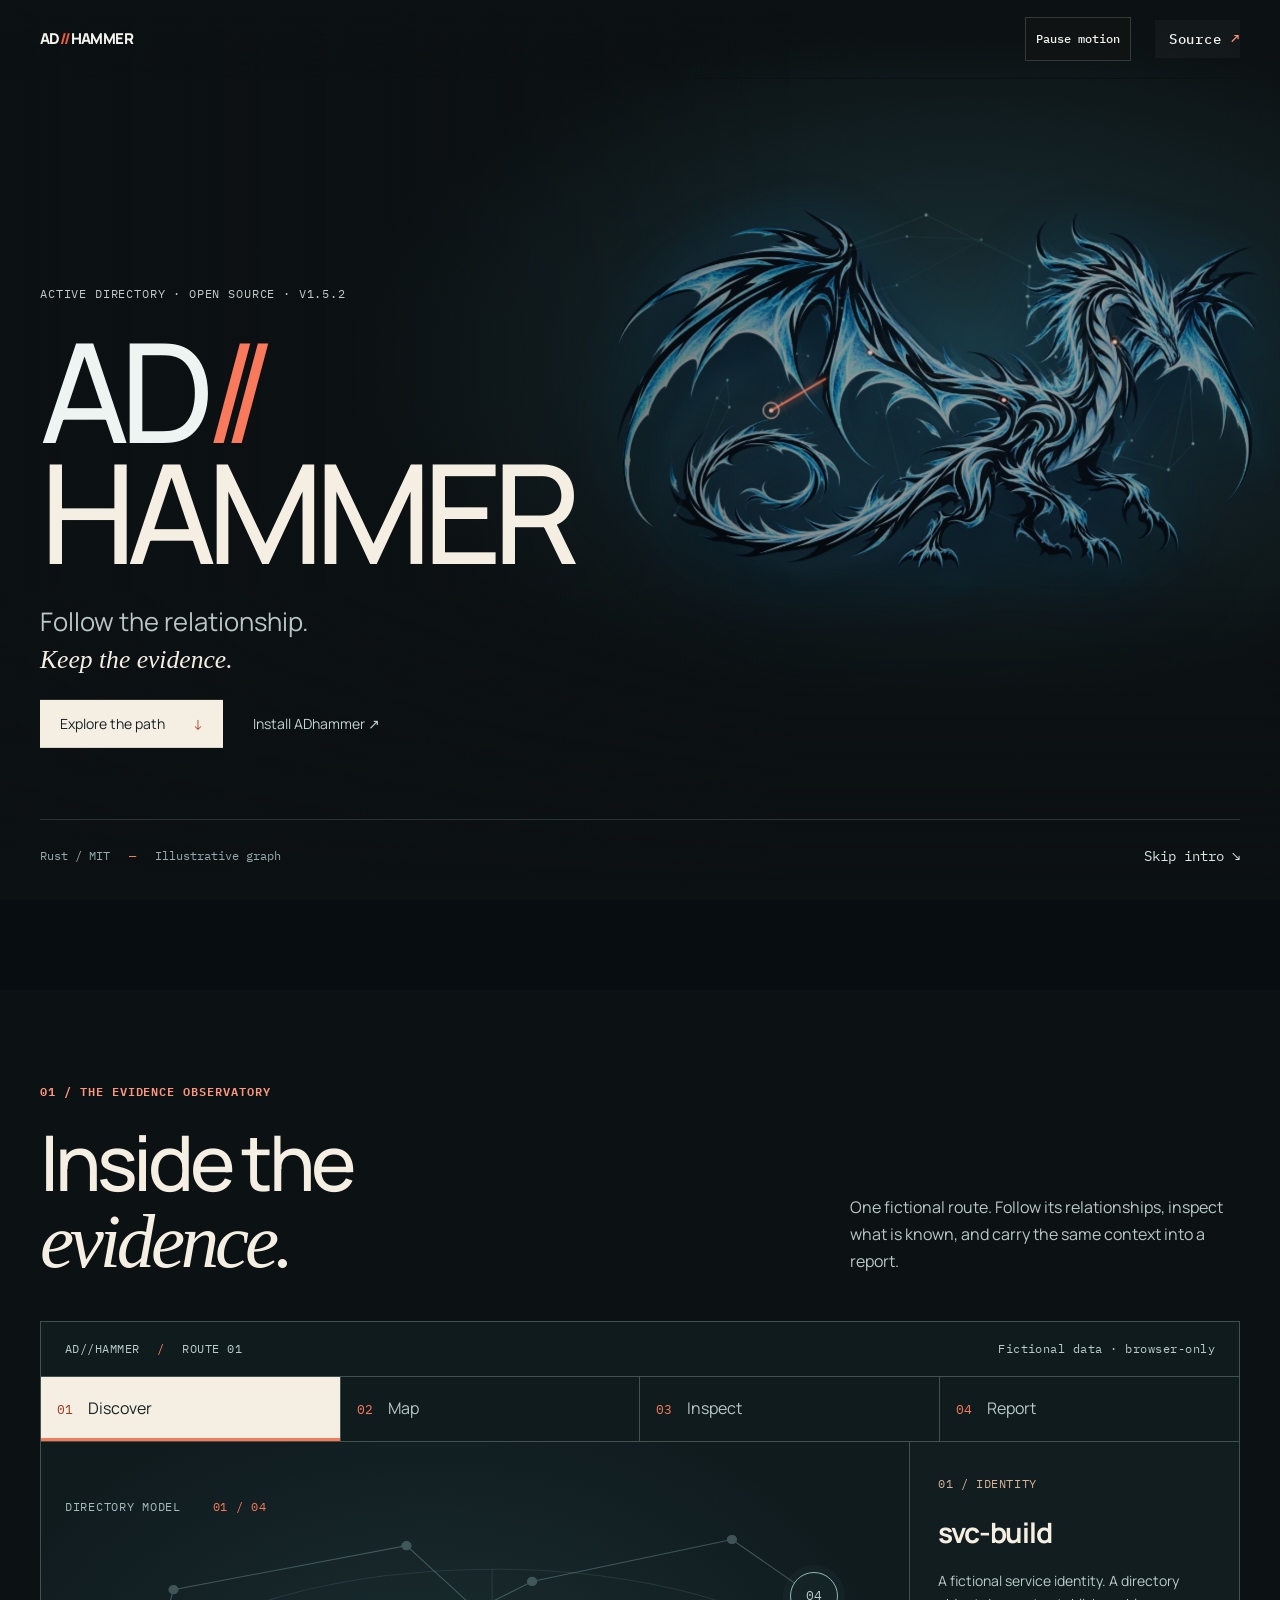
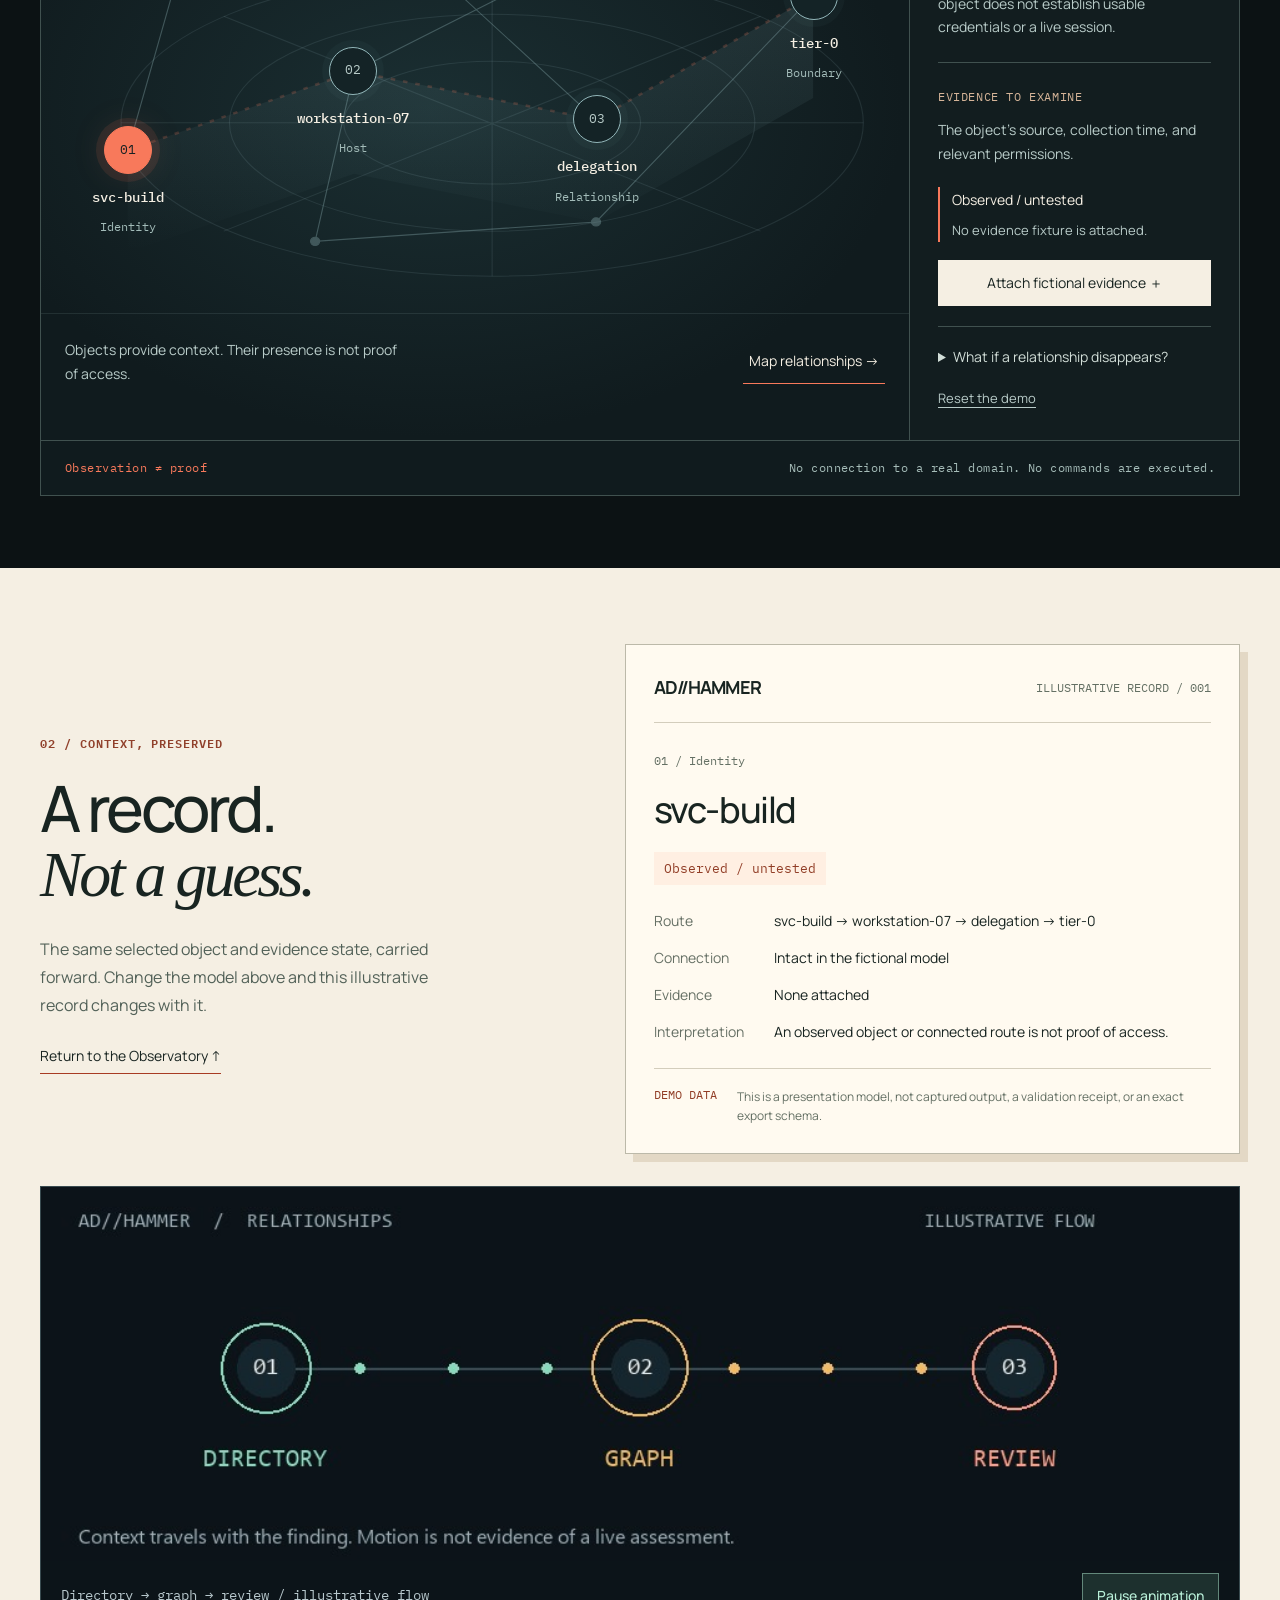
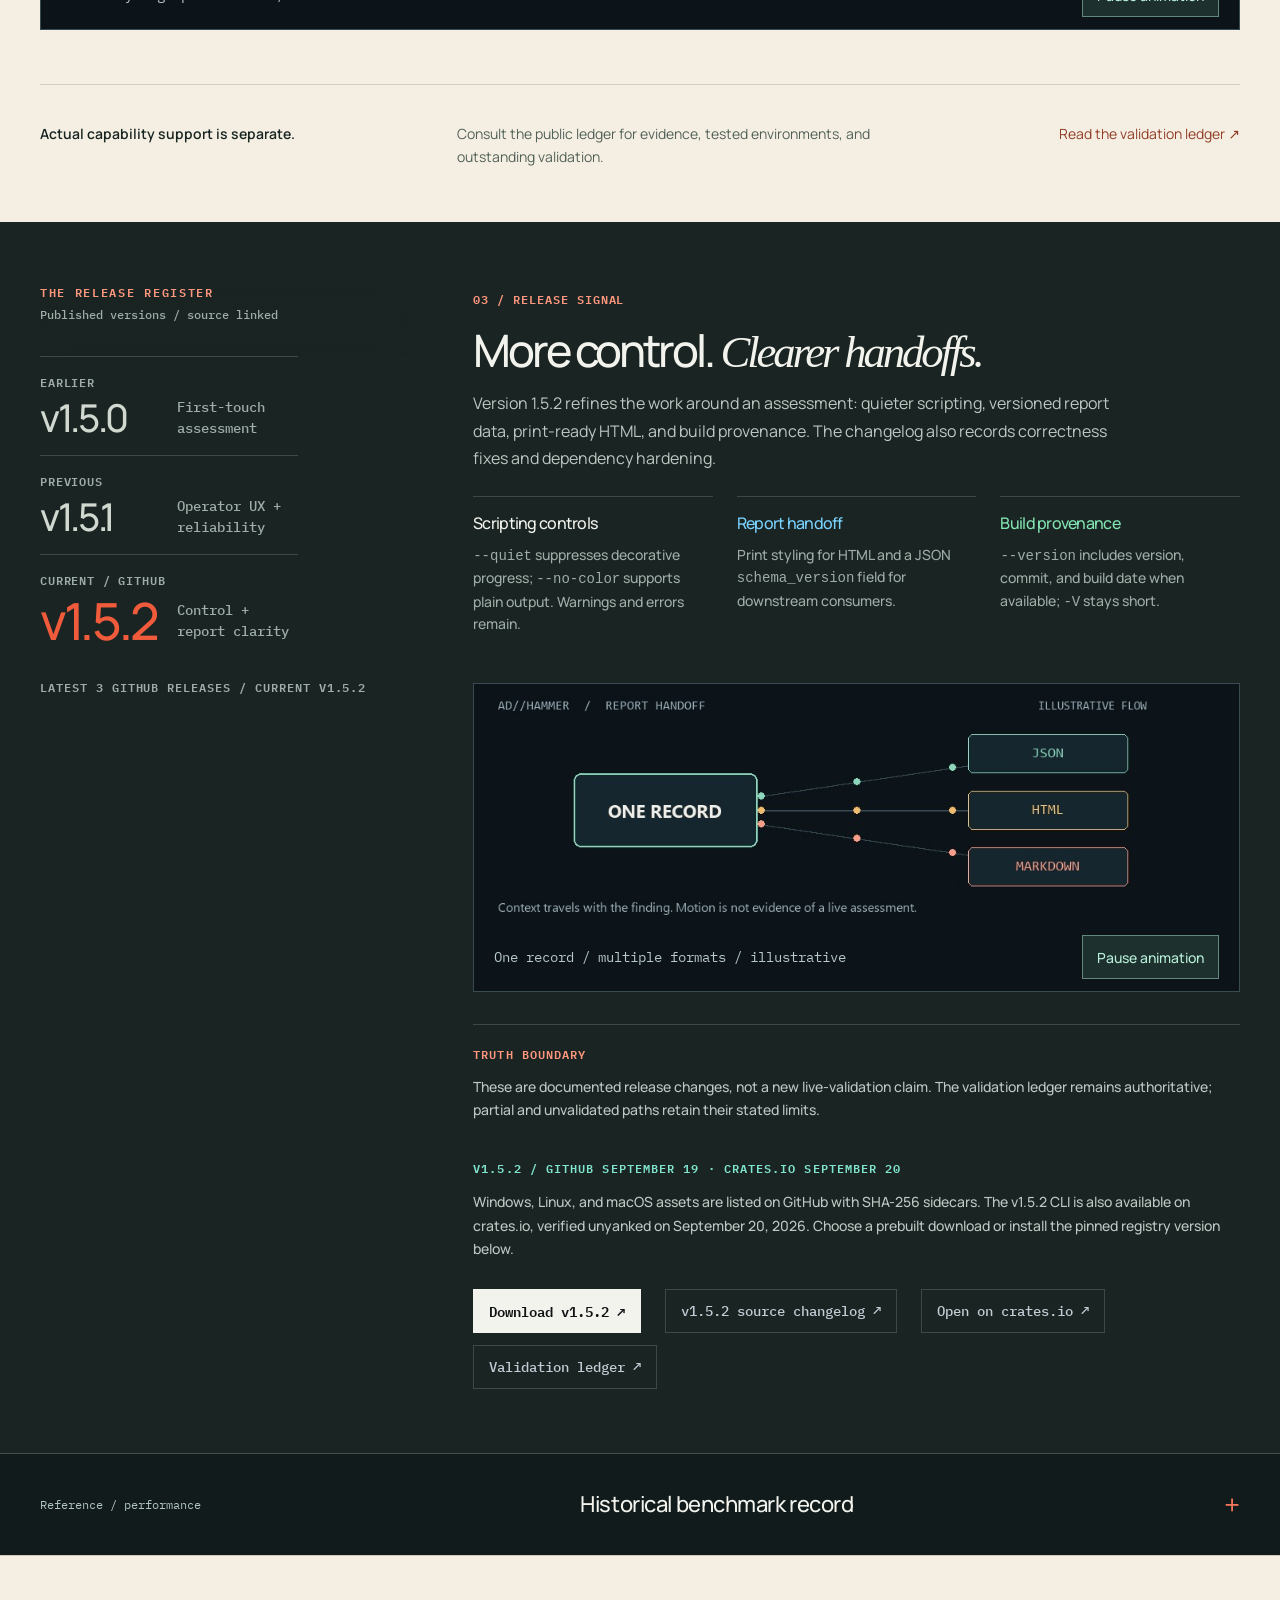
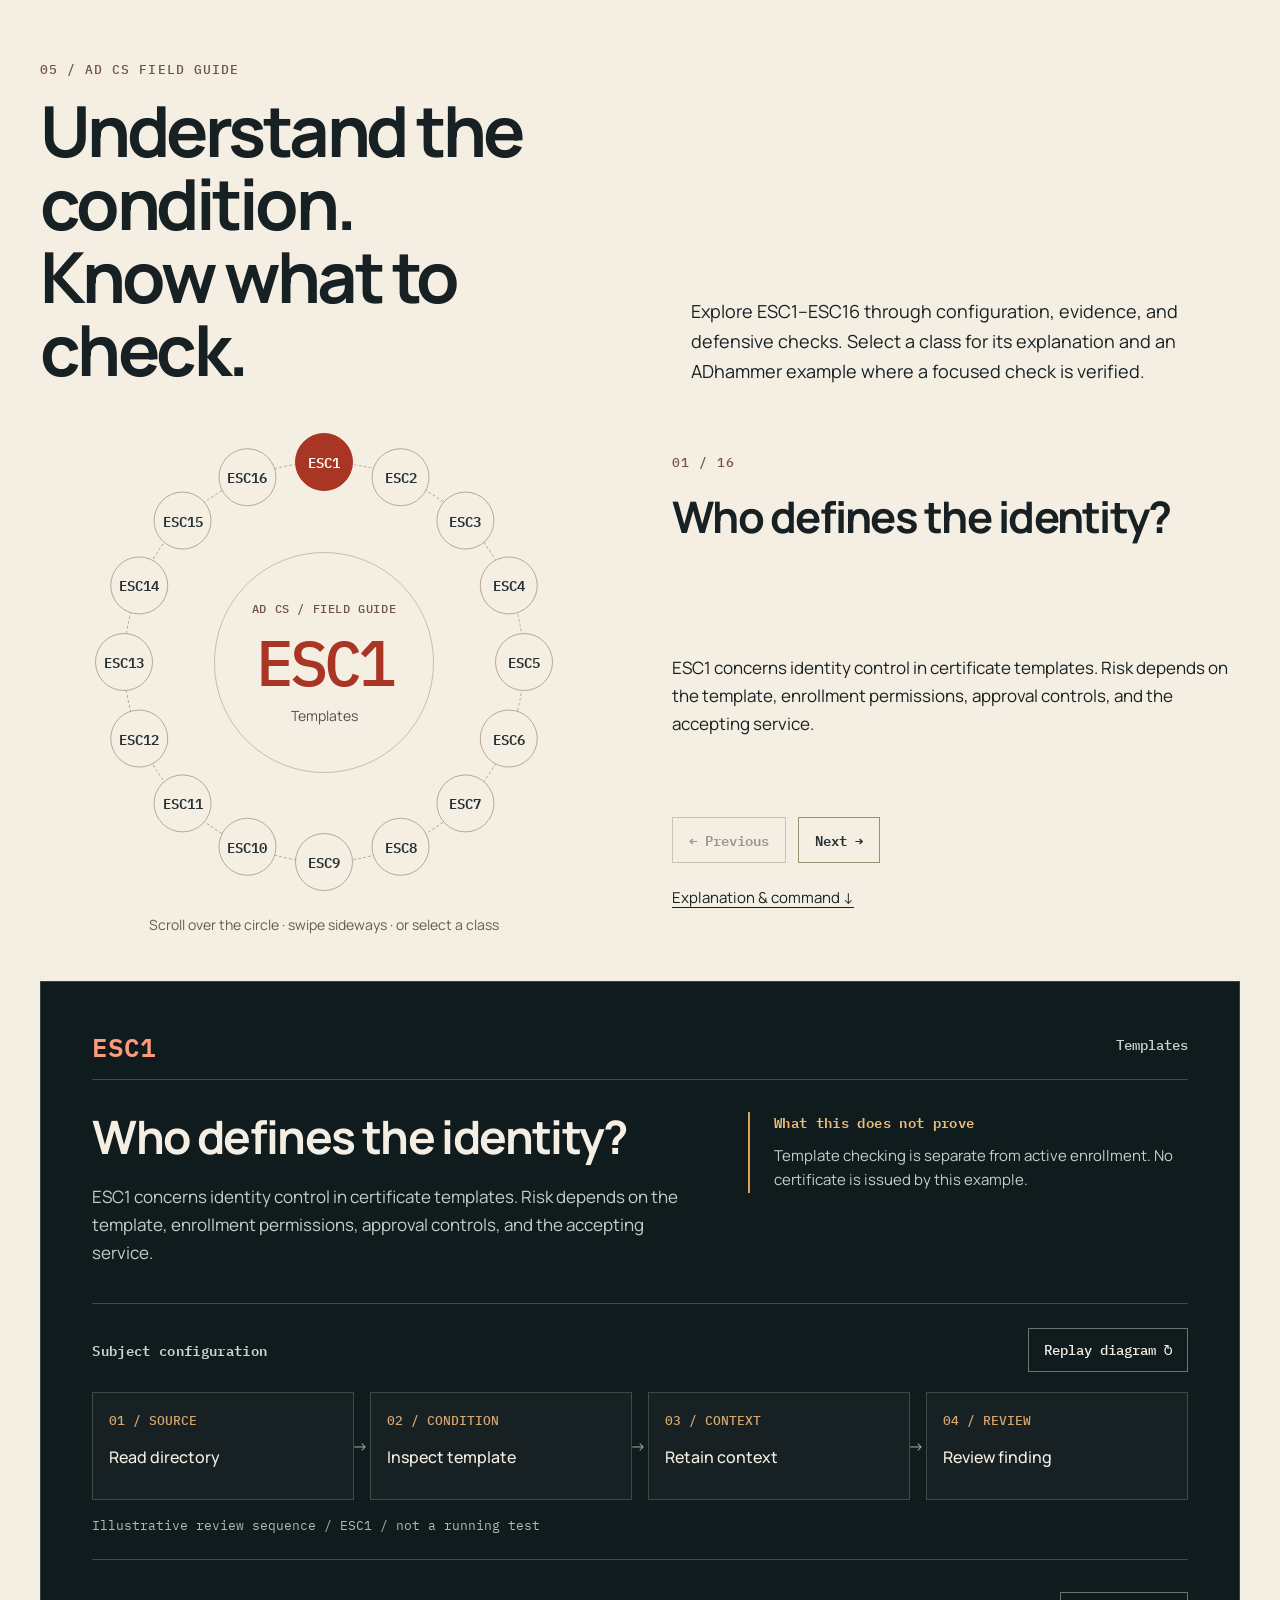
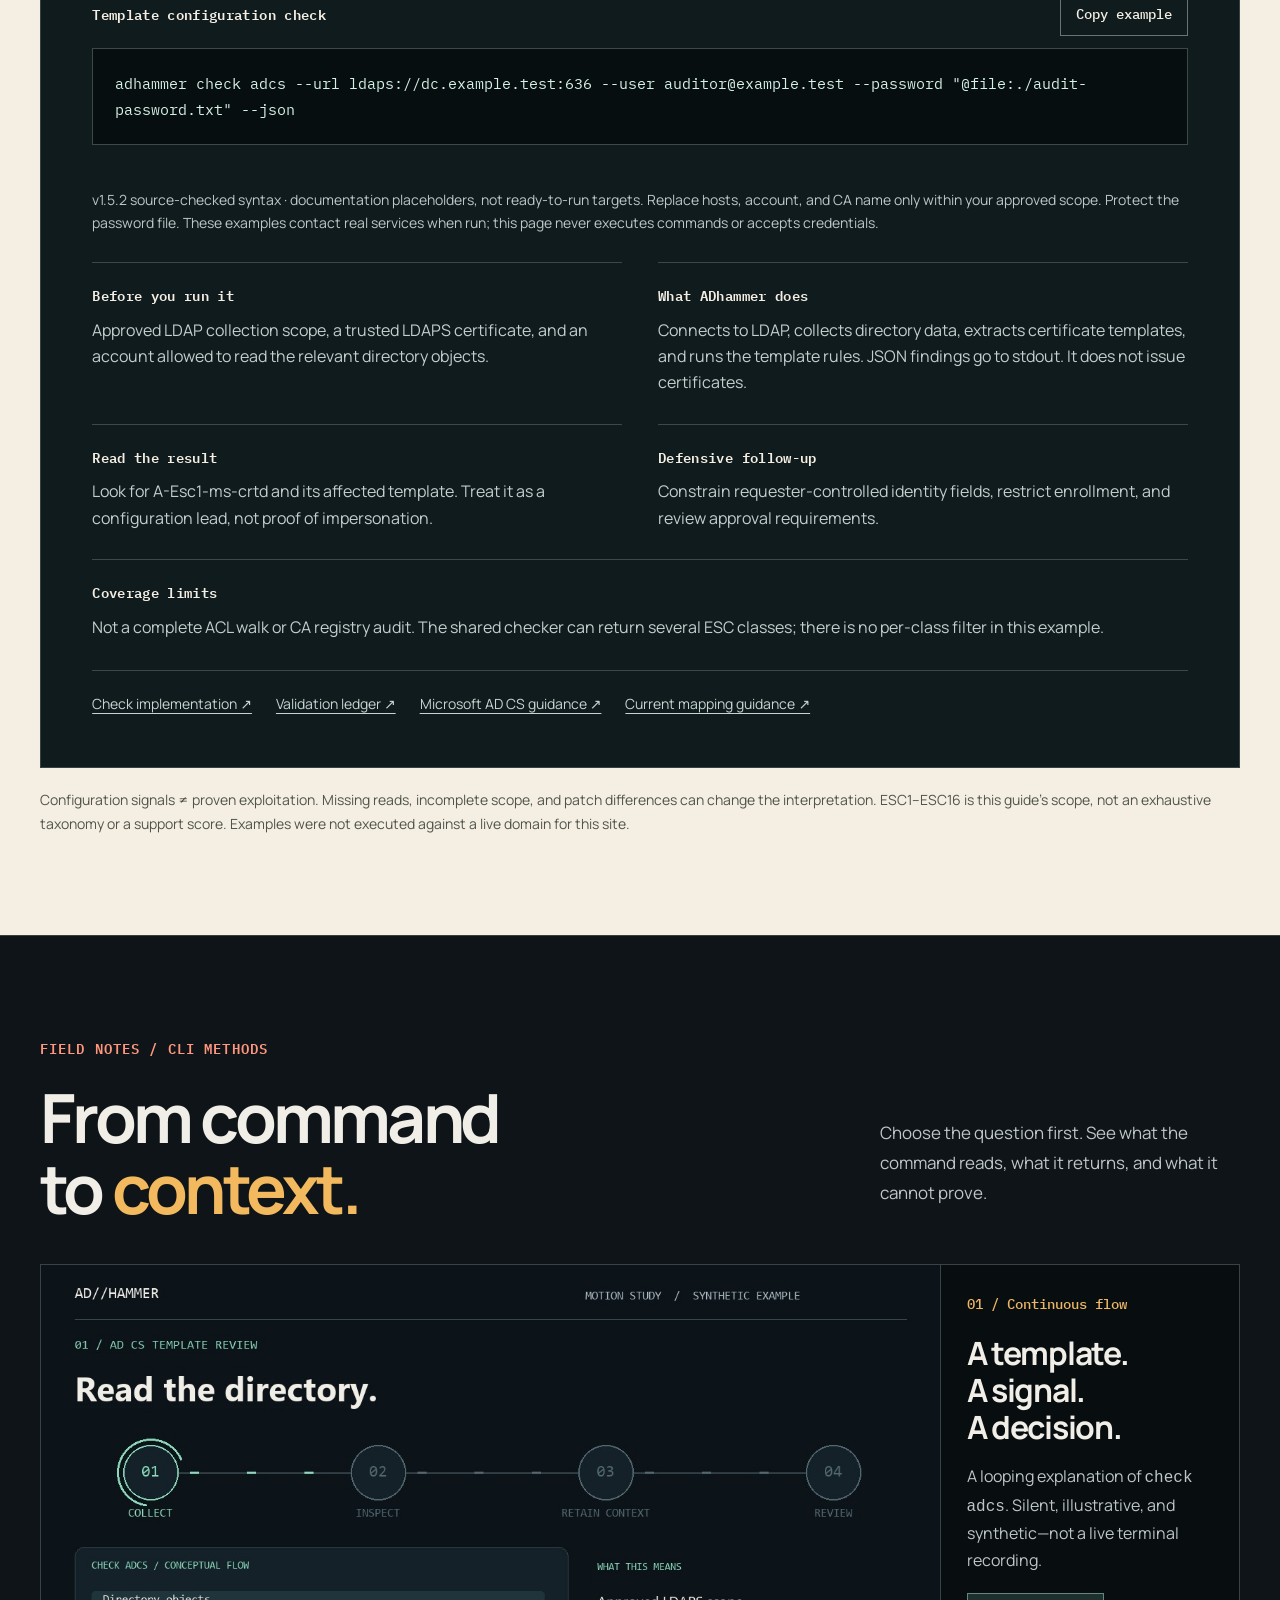
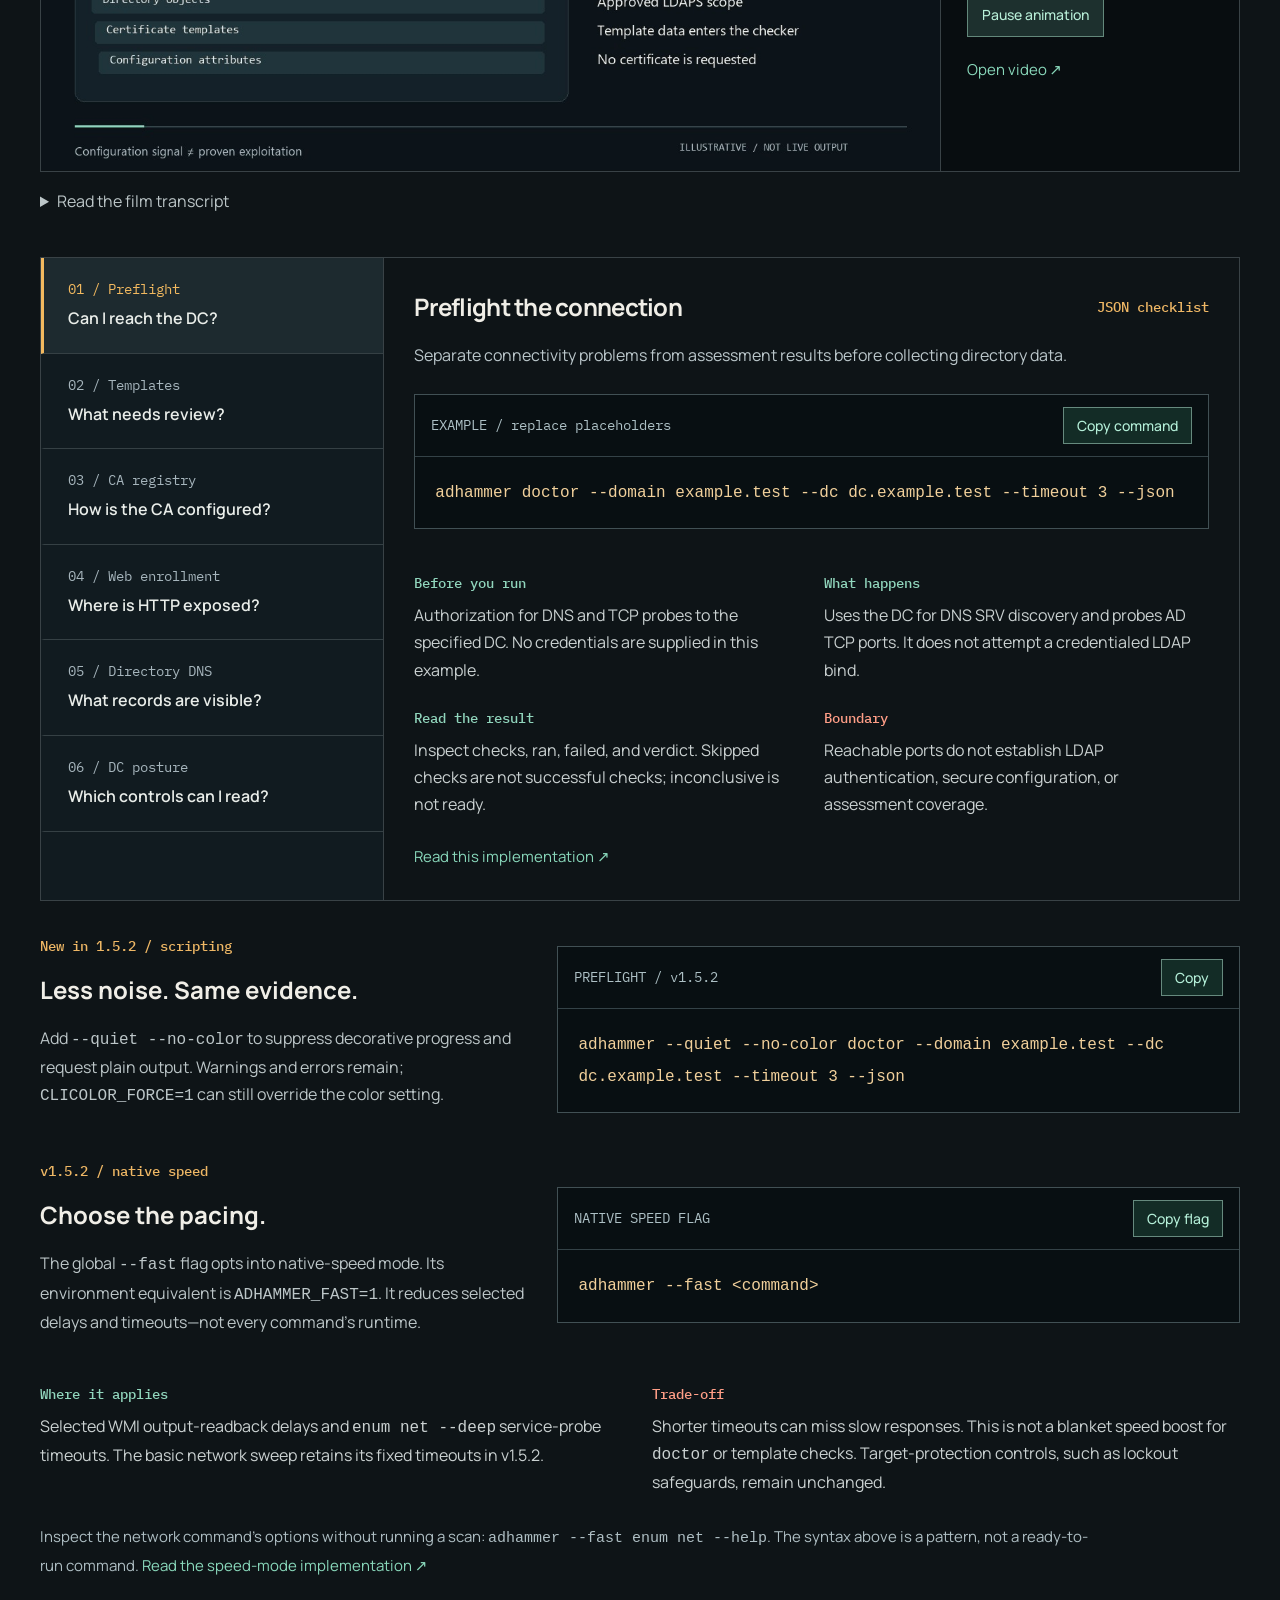
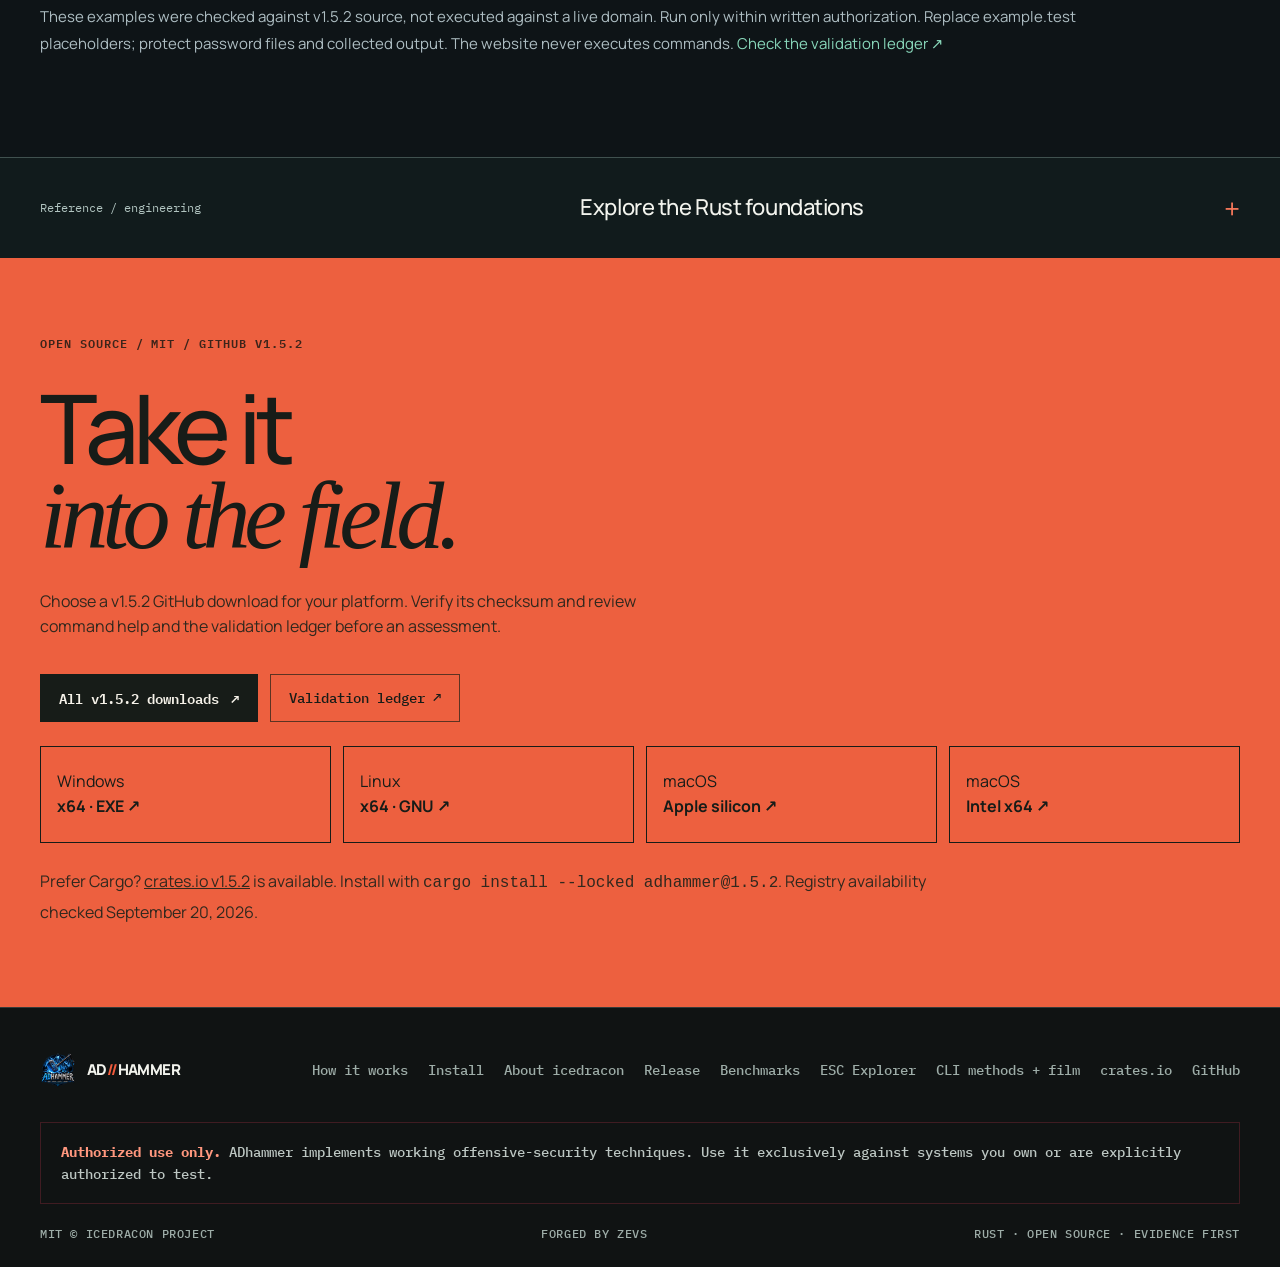
<file: index.html>
<!doctype html>
<html lang="en">
<head>
  <meta charset="utf-8">
  <meta name="viewport" content="width=device-width, initial-scale=1">
  <title>ADhammer — Active Directory Pentest Tool in Rust</title>
  <meta name="description" content="ADhammer is an open-source Active Directory pentest tool in Rust for first-touch discovery, attack-path analysis, AD CS assessment, and evidence-first reporting.">
  <meta name="keywords" content="Active Directory pentest tool, Active Directory penetration testing, Active Directory security assessment, AD CS, attack path analysis, BloodHound, Kerberos, Rust">
  <meta name="author" content="zevs · icedracon">
  <meta name="robots" content="index, follow">
  <meta name="googlebot" content="index, follow, max-image-preview:large, max-snippet:-1, max-video-preview:-1">
  <link rel="canonical" href="https://icedracon.github.io/adhammer/">
  <meta name="theme-color" content="#05070d">
  <link rel="icon" type="image/png" href="assets/favicon.png">
  <link rel="preload" href="assets/ice-dragon-graph.webp" as="image" type="image/webp">
  <meta property="og:title" content="ADhammer — Active Directory Pentest Tool in Rust">
  <meta property="og:description" content="Open-source Active Directory pentest tool for first-touch discovery, attack-path analysis, AD CS assessment, and evidence-first reporting.">
  <meta property="og:type" content="website">
  <meta property="og:url" content="https://icedracon.github.io/adhammer/">
  <meta property="og:site_name" content="ADhammer">
  <meta property="og:image" content="https://icedracon.github.io/adhammer/assets/adhammer-mark.webp">
  <meta property="og:image:width" content="760">
  <meta property="og:image:height" content="760">
  <meta property="og:image:alt" content="ADhammer open-source Active Directory pentest tool">
  <meta name="twitter:card" content="summary_large_image">
  <meta name="twitter:title" content="ADhammer — Active Directory Pentest Tool in Rust">
  <meta name="twitter:description" content="Open-source Active Directory pentest tool for first-touch discovery, attack-path analysis, AD CS assessment, and evidence-first reporting.">
  <meta name="twitter:image" content="https://icedracon.github.io/adhammer/assets/adhammer-mark.webp">
  <meta name="twitter:image:alt" content="ADhammer open-source Active Directory pentest tool">
  <link rel="preconnect" href="https://fonts.googleapis.com">
  <link rel="preconnect" href="https://fonts.gstatic.com" crossorigin>
  <link rel="stylesheet" href="https://fonts.googleapis.com/css2?family=IBM+Plex+Mono:wght@400;500;600&family=Manrope:wght@400;500;600;700;800&display=swap">
  <script>document.documentElement.classList.add("js");</script>
  <style>
    :root {
      --ink: #05070d;
      --ink-2: #090c14;
      --ink-3: #101521;
      --paper: #edf2f6;
      --paper-2: #dfe7ed;
      --white: #f7fbff;
      --soft: #aeb8c4;
      --muted: #788491;
      --line: rgba(216, 234, 247, .13);
      --line-dark: rgba(8, 18, 30, .14);
      --ice: #79d2ff;
      --ice-bright: #c9f2ff;
      --blue: #2ea8ff;
      --blue-deep: #0a4e8a;
      --proof: #ff435e;
      --proof-bright: #ff94a5;
      --green: #82e4b2;
      --amber: #f4c573;
      --violet: #b7a0ff;
      --teal: #80e5cf;
      --max: 1280px;
      --display: "Manrope", system-ui, sans-serif;
      --mono: "IBM Plex Mono", ui-monospace, SFMono-Regular, Consolas, monospace;
    }

    * { box-sizing: border-box; }
    html { overflow-x: hidden; overflow-x: clip; scroll-behavior: smooth; scroll-padding-top: 88px; background: var(--ink); }
    body {
      margin: 0;
      min-width: 320px;
      overflow-x: hidden;
      overflow-x: clip;
      color: var(--white);
      background: var(--ink);
      font-family: var(--display);
      font-size: 16px;
      line-height: 1.6;
      -webkit-font-smoothing: antialiased;
      text-rendering: optimizeLegibility;
    }
    body::before {
      content: "";
      position: fixed;
      inset: 0;
      z-index: -5;
      pointer-events: none;
      background:
        radial-gradient(circle at 82% -8%, rgba(46, 168, 255, .14), transparent 30rem),
        linear-gradient(rgba(255, 255, 255, .022) 1px, transparent 1px),
        linear-gradient(90deg, rgba(255, 255, 255, .022) 1px, transparent 1px);
      background-size: auto, 76px 76px, 76px 76px;
      mask-image: linear-gradient(#000 0 52%, transparent 94%);
    }
    a { color: inherit; text-decoration: none; }
    button { color: inherit; font: inherit; }
    img { max-width: 100%; }
    .sr-only {
      position: absolute;
      width: 1px;
      height: 1px;
      padding: 0;
      margin: -1px;
      overflow: hidden;
      clip: rect(0, 0, 0, 0);
      white-space: nowrap;
      border: 0;
    }
    ::selection { color: #fff; background: #a61d34; }
    :focus-visible { outline: 2px solid var(--ice); outline-offset: 4px; }
    .shell { width: min(calc(100% - 48px), var(--max)); margin-inline: auto; }
    .mono { font-family: var(--mono); }
    .skip-link {
      position: fixed;
      top: 10px;
      left: 10px;
      z-index: 200;
      padding: 10px 14px;
      color: var(--ink);
      background: var(--white);
      transform: translateY(-160%);
      transition: transform .2s ease;
    }
    .skip-link:focus { transform: translateY(0); }
    .eyebrow {
      display: inline-flex;
      align-items: center;
      gap: 11px;
      color: var(--ice);
      font: 600 10px/1 var(--mono);
      letter-spacing: .18em;
      text-transform: uppercase;
    }
    .eyebrow::before { content: ""; width: 24px; height: 1px; background: currentColor; }
    .eyebrow.dark { color: #38546b; }
    .eyebrow.proof { color: var(--proof-bright); }
    .scroll-progress {
      position: fixed;
      inset: 0 auto auto 0;
      z-index: 120;
      width: 100%;
      height: 2px;
      background: linear-gradient(90deg, var(--ice), var(--proof));
      transform: scaleX(0);
      transform-origin: left;
      box-shadow: 0 0 18px rgba(46, 168, 255, .6);
      pointer-events: none;
    }

    header {
      position: fixed;
      inset: 0 0 auto;
      z-index: 100;
      border-bottom: 1px solid transparent;
      background: linear-gradient(to bottom, rgba(5, 7, 13, .86), transparent);
      transition: background .25s ease, border-color .25s ease;
    }
    header.scrolled {
      border-bottom-color: var(--line);
      background: rgba(5, 7, 13, .82);
      backdrop-filter: blur(18px) saturate(140%);
    }
    .nav {
      height: 76px;
      display: flex;
      align-items: center;
      gap: 30px;
    }
    .brand {
      display: inline-flex;
      align-items: center;
      gap: 11px;
      font-size: 15px;
      font-weight: 800;
      letter-spacing: -.04em;
      white-space: nowrap;
    }
    .brand img {
      width: 36px;
      height: 36px;
      object-fit: contain;
      filter: drop-shadow(0 0 12px rgba(46, 168, 255, .34));
    }
    .brand-slash { color: var(--proof); }
    .nav-links {
      display: flex;
      align-items: center;
      gap: 24px;
      margin-left: auto;
      color: #9da8b5;
      font: 500 11px/1 var(--mono);
      letter-spacing: .08em;
      text-transform: uppercase;
    }
    .nav-links a { transition: color .2s ease; }
    .nav-links a:hover { color: var(--white); }
    .nav-source {
      display: inline-flex;
      align-items: center;
      gap: 10px;
      padding: 10px 14px;
      border: 1px solid var(--line);
      background: rgba(255, 255, 255, .03);
      font: 500 11px/1 var(--mono);
      letter-spacing: .05em;
      transition: border-color .2s ease, background .2s ease;
    }
    .nav-source:hover { border-color: rgba(121, 210, 255, .48); background: rgba(121, 210, 255, .08); }
    .nav-source i { color: var(--proof-bright); font-style: normal; }

    .hero {
      position: relative;
      min-height: 100svh;
      display: grid;
      align-items: center;
      overflow: hidden;
      isolation: isolate;
      padding: 112px 0 116px;
      border-bottom: 1px solid var(--line);
    }
    .hero::before {
      content: "";
      position: absolute;
      inset: 0;
      z-index: -4;
      pointer-events: none;
      background:
        radial-gradient(circle at 72% 42%, rgba(46, 168, 255, .2), transparent 31rem),
        radial-gradient(circle at 84% 62%, rgba(255, 67, 94, .075), transparent 23rem),
        linear-gradient(115deg, #05070d 0 34%, rgba(5, 7, 13, .66) 64%, #05070d 100%);
    }
    .hero::after {
      content: "";
      position: absolute;
      inset: auto 0 0;
      z-index: 4;
      height: 24%;
      pointer-events: none;
      background: linear-gradient(transparent, var(--ink));
    }
    .hero-grid {
      position: relative;
      z-index: 5;
      display: grid;
      grid-template-columns: minmax(0, 660px) minmax(0, 1fr);
      grid-template-rows: minmax(0, 1fr) auto;
      align-items: center;
      min-height: min(760px, calc(100svh - 160px));
    }
    .hero-copy { position: relative; z-index: 8; grid-column: 1; grid-row: 1; max-width: 650px; padding-top: 24px; }
    .hero h1 {
      max-width: 780px;
      margin: 24px 0 24px;
      font-size: clamp(58px, 7vw, 112px);
      line-height: .88;
      letter-spacing: -.072em;
      font-weight: 700;
    }
    .hero h1 span {
      display: block;
      margin-top: .11em;
      color: transparent;
      background: linear-gradient(100deg, var(--ice-bright), var(--blue) 52%, var(--proof-bright));
      -webkit-background-clip: text;
      background-clip: text;
    }
    .hero-lede {
      max-width: 600px;
      margin: 0;
      color: #b5bfcb;
      font-size: clamp(16px, 1.45vw, 20px);
      line-height: 1.65;
    }
    .hero-lede strong { color: var(--white); font-weight: 600; }
    .hero-actions {
      display: flex;
      flex-wrap: wrap;
      align-items: center;
      gap: 18px;
      margin-top: 34px;
    }
    .enter-link {
      position: relative;
      display: inline-flex;
      align-items: center;
      gap: 14px;
      min-height: 48px;
      padding: 0 18px;
      color: var(--ink);
      background: var(--white);
      font: 600 12px/1 var(--mono);
      letter-spacing: .04em;
      overflow: hidden;
    }
    .enter-link::before {
      content: "";
      position: absolute;
      inset: 0;
      background: linear-gradient(90deg, var(--ice-bright), #fff 52%, #ffd9df);
      transform: translateX(-102%);
      transition: transform .28s ease;
    }
    .enter-link:hover::before { transform: translateX(0); }
    .enter-link span, .enter-link i { position: relative; z-index: 1; }
    .enter-link i { color: var(--proof); font-style: normal; }
    .quiet-link {
      display: inline-flex;
      align-items: center;
      gap: 8px;
      color: #aeb8c4;
      font: 500 12px/1 var(--mono);
      border-bottom: 1px solid rgba(174, 184, 196, .34);
      padding-bottom: 5px;
      transition: color .2s ease, border-color .2s ease;
    }
    .quiet-link:hover { color: var(--white); border-color: var(--proof); }
    .hero-facts {
      position: relative;
      z-index: 8;
      display: grid;
      grid-column: 1;
      grid-row: 2;
      grid-template-columns: repeat(4, 1fr);
      gap: 0;
      margin-top: 52px;
      border-top: 1px solid var(--line);
      border-bottom: 1px solid var(--line);
      background: linear-gradient(90deg, rgba(5, 7, 13, .78), rgba(5, 7, 13, .26));
    }
    .hero-fact { padding: 15px 14px 15px 0; }
    .hero-fact + .hero-fact { padding-left: 14px; border-left: 1px solid var(--line); }
    .hero-fact b { display: block; color: var(--white); font: 600 13px/1.25 var(--mono); }
    .hero-fact span { display: block; margin-top: 7px; color: var(--muted); font: 500 9px/1.3 var(--mono); letter-spacing: .08em; text-transform: uppercase; }

    .living-stage {
      position: absolute;
      inset: 76px 0 90px;
      z-index: 1;
      width: auto;
      margin: 0;
      perspective: 1100px;
      overflow: hidden;
      pointer-events: none;
      user-select: none;
      --rx: 0deg;
      --ry: 0deg;
      --tx: 0px;
      --ty: 0px;
    }
    .living-stage::before {
      content: "";
      position: absolute;
      inset: 14% -3% -2% 28%;
      z-index: 0;
      border: 1px solid rgba(121, 210, 255, .12);
      border-radius: 50%;
      transform: perspective(900px) rotateX(67deg) rotateZ(-7deg);
      box-shadow: inset 0 0 90px rgba(46, 168, 255, .09), 0 0 44px rgba(46, 168, 255, .05);
    }
    .living-stage::after {
      content: "";
      position: absolute;
      inset: 0;
      z-index: 4;
      pointer-events: none;
      background:
        linear-gradient(90deg, #05070d 0 18%, rgba(5, 7, 13, .97) 30%, rgba(5, 7, 13, .7) 44%, rgba(5, 7, 13, .14) 65%, transparent 78%),
        linear-gradient(180deg, rgba(5, 7, 13, .62), transparent 17%, transparent 72%, #05070d 100%);
    }
    .dragon-rig {
      position: absolute;
      top: 50%;
      right: clamp(18px, 4vw, 64px);
      width: min(62vw, 900px);
      aspect-ratio: 16 / 9;
      z-index: 2;
      transform-style: preserve-3d;
      transform-origin: 67% 48%;
      transform: perspective(1050px) translate3d(var(--tx), calc(-50% + var(--ty)), 0) rotateX(var(--rx)) rotateY(var(--ry));
      transition: transform .12s linear;
      will-change: transform;
      pointer-events: none;
    }
    .dragon-float {
      position: absolute;
      inset: 0;
      transform-style: preserve-3d;
      animation: dragon-alive 6.4s ease-in-out infinite;
    }
    .dragon-aura {
      position: absolute;
      inset: 10% 4% 4%;
      z-index: 0;
      border-radius: 50%;
      background: radial-gradient(circle at 63% 46%, rgba(121, 210, 255, .25), rgba(46, 168, 255, .07) 40%, transparent 70%);
      filter: blur(28px);
      animation: aura-breathe 5.8s ease-in-out infinite;
    }
    .dragon-layer {
      position: absolute;
      inset: 0;
      width: 100%;
      height: 100%;
      object-fit: contain;
      object-position: right center;
      pointer-events: none;
    }
    .dragon-shadow {
      z-index: 1;
      opacity: .25;
      filter: blur(10px) brightness(.42) saturate(1.4) drop-shadow(0 32px 42px rgba(0, 5, 12, .86));
      transform: translate3d(26px, 30px, -100px) scale(.98);
    }
    .dragon-body {
      z-index: 2;
      opacity: .72;
      filter: saturate(.88) contrast(1.12) brightness(.78) drop-shadow(0 24px 36px rgba(0, 5, 12, .82)) drop-shadow(0 0 34px rgba(46, 168, 255, .29));
      transform: translateZ(24px);
      animation: dragon-energy 4.8s ease-in-out infinite;
    }
    .dragon-glint {
      z-index: 3;
      opacity: .2;
      mix-blend-mode: screen;
      filter: saturate(1.2) brightness(1.42) contrast(1.08);
      transform: translate3d(7px, -6px, 96px) scale(.992);
      -webkit-mask-image: radial-gradient(ellipse at 72% 39%, #000 0 15%, rgba(0, 0, 0, .72) 26%, transparent 53%);
      mask-image: radial-gradient(ellipse at 72% 39%, #000 0 15%, rgba(0, 0, 0, .72) 26%, transparent 53%);
      animation: dragon-glint 4.8s ease-in-out infinite;
    }
    .dragon-current {
      position: absolute;
      inset: 0;
      z-index: 4;
      width: 100%;
      height: 100%;
      opacity: .52;
      mix-blend-mode: screen;
      transform: translateZ(118px);
      -webkit-mask-image: url("assets/ice-dragon-graph.webp");
      -webkit-mask-repeat: no-repeat;
      -webkit-mask-position: right center;
      -webkit-mask-size: contain;
      mask-image: url("assets/ice-dragon-graph.webp");
      mask-repeat: no-repeat;
      mask-position: right center;
      mask-size: contain;
      pointer-events: none;
    }
    .dragon-eye {
      position: absolute;
      z-index: 5;
      left: 81.6%;
      top: 35.6%;
      width: 7px;
      height: 7px;
      border-radius: 50%;
      background: #fff;
      box-shadow: 0 0 5px #fff, 0 0 13px var(--ice), 0 0 30px var(--blue);
      animation: eye-live 3.2s ease-in-out infinite;
    }
    .dragon-heart {
      position: absolute;
      z-index: 5;
      left: 67%;
      top: 53%;
      width: 9px;
      height: 9px;
      border-radius: 50%;
      background: var(--proof-bright);
      box-shadow: 0 0 8px #fff, 0 0 22px var(--proof), 0 0 48px rgba(255, 67, 94, .72);
      animation: heart-live 1.7s ease-out infinite;
    }
    .dragon-breath {
      position: absolute;
      left: 85.4%;
      top: 43.1%;
      z-index: 5;
      width: 26%;
      height: 20%;
      opacity: .9;
      transform: translateZ(52px) rotate(12deg);
      transform-origin: 0 50%;
      pointer-events: none;
    }
    .dragon-breath::before {
      content: "";
      position: absolute;
      left: -2%;
      top: 39%;
      width: 86%;
      height: 23%;
      opacity: 0;
      border-radius: 50%;
      background: linear-gradient(90deg, rgba(231, 251, 255, .58), rgba(121, 210, 255, .28) 38%, transparent);
      clip-path: polygon(0 37%, 100% 0, 100% 100%, 0 63%);
      filter: blur(5px) drop-shadow(0 0 12px rgba(121, 210, 255, .58));
      transform-origin: left center;
      animation: breath-core 5.8s ease-in-out infinite;
    }
    .dragon-breath i {
      position: absolute;
      left: 3%;
      top: var(--vapor-y);
      width: var(--vapor-size);
      aspect-ratio: 1.9;
      opacity: 0;
      border-radius: 50%;
      background: radial-gradient(ellipse, rgba(229, 249, 255, .68), rgba(121, 210, 255, .2) 44%, transparent 72%);
      filter: blur(5px) drop-shadow(0 0 8px rgba(121, 210, 255, .42));
      animation: ice-vapor 5.8s ease-out infinite;
      animation-delay: var(--vapor-delay);
    }
    @keyframes dragon-alive {
      0%, 100% { transform: translate3d(0, 3px, 0) rotateZ(-.18deg) scale3d(1, 1, 1); }
      44% { transform: translate3d(0, -12px, 28px) rotateZ(.24deg) scale3d(1.014, 1.024, 1); }
      60% { transform: translate3d(0, -8px, 18px) rotateZ(.08deg) scale3d(1.007, 1.014, 1); }
    }
    @keyframes dragon-energy {
      0%, 100% { filter: saturate(.88) contrast(1.12) brightness(.76) drop-shadow(0 24px 36px rgba(0, 5, 12, .82)) drop-shadow(0 0 28px rgba(46, 168, 255, .24)); }
      50% { filter: saturate(1.05) contrast(1.14) brightness(.88) drop-shadow(0 30px 42px rgba(0, 5, 12, .78)) drop-shadow(0 0 48px rgba(46, 168, 255, .44)); }
    }
    @keyframes dragon-glint { 0%, 100% { opacity: .11; } 48% { opacity: .3; } 68% { opacity: .17; } }
    @keyframes breath-core {
      0%, 100% { opacity: .08; transform: scaleX(.16); }
      18% { opacity: .56; transform: scaleX(.48); }
      55% { opacity: .44; transform: scaleX(1); }
      82% { opacity: .12; transform: scaleX(1.08); }
    }
    @keyframes ice-vapor {
      0%, 100% { opacity: .04; transform: translate3d(0, 0, 0) scale(.28); }
      18% { opacity: .4; }
      48% { opacity: .7; }
      78% { opacity: .18; transform: translate3d(70%, var(--vapor-drift), 0) scale(1.52); }
      94% { opacity: .04; transform: translate3d(76%, var(--vapor-drift), 0) scale(1.62); }
    }
    @keyframes aura-breathe { 0%, 100% { opacity: .56; transform: scale(.9); } 50% { opacity: 1; transform: scale(1.08); } }
    @keyframes eye-live { 0%, 8%, 100% { opacity: .5; transform: scale(.78); } 16%, 74% { opacity: 1; transform: scale(1.25); } 78% { opacity: .14; transform: scale(.2); } 82% { opacity: 1; transform: scale(1.25); } }
    @keyframes heart-live { 0% { opacity: .35; transform: scale(.7); } 42% { opacity: 1; transform: scale(1.22); } 100% { opacity: 0; transform: scale(3.7); } }
    .dragon-live-tag {
      position: absolute;
      right: 4%;
      bottom: 7%;
      z-index: 6;
      display: flex;
      align-items: center;
      gap: 8px;
      color: #8291a0;
      font: 500 9px/1 var(--mono);
      letter-spacing: .1em;
      text-transform: uppercase;
    }
    .dragon-live-tag i { width: 7px; height: 7px; border-radius: 50%; background: var(--green); box-shadow: 0 0 10px var(--green); animation: eye-live 2s ease-in-out infinite; }
    .dragon-live-tag b { color: var(--ice-bright); font-weight: 600; }
    #living-graph {
      position: absolute;
      inset: 0;
      z-index: 3;
      width: 100%;
      height: 100%;
      opacity: .14;
      transform: translateZ(78px);
      pointer-events: none;
    }
    .model-index {
      position: absolute;
      right: 1%;
      top: 8%;
      z-index: 6;
      color: rgba(201, 242, 255, .46);
      font: 500 9px/1 var(--mono);
      letter-spacing: .12em;
      writing-mode: vertical-rl;
      text-transform: uppercase;
    }
    .hero-rail {
      position: absolute;
      z-index: 8;
      inset: auto 0 0;
      display: grid;
      grid-template-columns: repeat(4, 1fr);
      border-top: 1px solid var(--line);
      background: rgba(5, 7, 13, .58);
      backdrop-filter: blur(14px);
    }
    .rail-item {
      position: relative;
      min-height: 90px;
      padding: 20px 24px;
      overflow: hidden;
    }
    .rail-item + .rail-item { border-left: 1px solid var(--line); }
    .rail-item::after {
      content: "";
      position: absolute;
      inset: auto 24px 0;
      height: 1px;
      background: linear-gradient(90deg, transparent, var(--ice), transparent);
      transform: translateX(-140%);
      animation: rail-travel 7s linear infinite;
      animation-delay: calc(var(--i) * 1.05s);
    }
    .rail-item:nth-child(3)::after { background: linear-gradient(90deg, transparent, var(--proof), transparent); }
    @keyframes rail-travel { 0%, 24% { transform: translateX(-140%); } 75%, 100% { transform: translateX(140%); } }
    .rail-item small { display: block; color: var(--muted); font: 500 9px/1 var(--mono); letter-spacing: .12em; text-transform: uppercase; }
    .rail-item b { display: block; margin-top: 10px; font: 600 13px/1 var(--mono); letter-spacing: .04em; }
    .rail-item:nth-child(3) b { color: var(--proof-bright); }

    section { position: relative; }
    .section-head {
      display: grid;
      grid-template-columns: .72fr 1.28fr;
      gap: 54px;
      align-items: end;
      margin-bottom: 72px;
    }
    .section-no { color: var(--muted); font: 500 10px/1 var(--mono); letter-spacing: .14em; text-transform: uppercase; }
    .section-head h2 {
      margin: 0;
      font-size: clamp(44px, 6.2vw, 92px);
      line-height: .94;
      letter-spacing: -.062em;
      font-weight: 650;
    }
    .section-head p { max-width: 540px; margin: 24px 0 0; color: var(--soft); font-size: 17px; }

    .thesis {
      padding: 150px 0 176px;
      overflow: hidden;
      border-bottom: 1px solid var(--line);
    }
    .thesis::before {
      content: "POSSIBLE / PROVEN";
      position: absolute;
      right: -2vw;
      top: 21%;
      color: rgba(255, 255, 255, .025);
      font: 800 clamp(72px, 15vw, 220px)/1 var(--display);
      letter-spacing: -.08em;
      white-space: nowrap;
      pointer-events: none;
    }
    .thesis-copy { position: relative; z-index: 2; }
    .thesis-line {
      margin: 0;
      font-size: clamp(58px, 9.8vw, 146px);
      line-height: .86;
      letter-spacing: -.072em;
      font-weight: 650;
    }
    .thesis-line.muted { color: #4f5965; }
    .thesis-line .proof-word { color: var(--proof); text-shadow: 0 0 42px rgba(255, 67, 94, .18); }
    .thesis-note {
      display: grid;
      grid-template-columns: 170px minmax(0, 510px);
      gap: 32px;
      margin: 74px 0 0 auto;
      max-width: 740px;
      padding-top: 24px;
      border-top: 1px solid var(--line);
    }
    .thesis-note p { margin: 0; color: var(--soft); font-size: 18px; }

    .engine {
      position: relative;
      padding: 154px 0 170px;
      border-top: 1px solid rgba(121, 210, 255, .07);
      background:
        radial-gradient(circle at 74% 35%, rgba(46, 168, 255, .07), transparent 31rem),
        linear-gradient(180deg, rgba(8, 11, 18, 0), rgba(8, 11, 18, .72) 48%, rgba(8, 11, 18, 0));
    }
    .engine-story {
      display: grid;
      grid-template-columns: minmax(300px, .74fr) minmax(0, 1.26fr);
      gap: clamp(42px, 7vw, 104px);
      align-items: start;
    }
    .phase-list { position: relative; }
    .phase {
      position: relative;
      min-height: 47vh;
      display: flex;
      flex-direction: column;
      justify-content: center;
      padding: 46px 0 46px 24px;
      border-top: 1px solid var(--line);
      opacity: .38;
      transition: opacity .35s ease, transform .45s cubic-bezier(.22, 1, .36, 1);
    }
    .phase::before {
      content: "";
      position: absolute;
      left: 0;
      top: 50%;
      width: 2px;
      height: 0;
      background: var(--ice);
      box-shadow: 0 0 16px rgba(121, 210, 255, .7);
      transform: translateY(-50%);
      transition: height .45s cubic-bezier(.22, 1, .36, 1), background .25s ease, box-shadow .25s ease;
    }
    .phase:last-child { border-bottom: 1px solid var(--line); }
    .phase.active { opacity: 1; transform: translateX(6px); }
    .phase.active::before { height: 52%; }
    .phase[data-scene="2"].active::before { background: var(--proof); box-shadow: 0 0 16px rgba(255, 67, 94, .72); }
    .phase[data-scene="3"].active::before { background: var(--green); box-shadow: 0 0 16px rgba(130, 228, 178, .62); }
    .phase-button {
      width: 100%;
      padding: 0;
      border: 0;
      text-align: left;
      background: transparent;
      cursor: pointer;
    }
    .phase-top { display: flex; justify-content: space-between; align-items: center; color: var(--muted); font: 500 10px/1 var(--mono); letter-spacing: .12em; text-transform: uppercase; }
    .phase-top i { width: 8px; height: 8px; border: 1px solid currentColor; border-radius: 50%; font-style: normal; transition: background .2s, box-shadow .2s; }
    .phase.active .phase-top { color: var(--ice); }
    .phase.active .phase-top i { background: var(--ice); box-shadow: 0 0 12px rgba(121, 210, 255, .8); }
    .phase[data-scene="2"].active .phase-top { color: var(--proof-bright); }
    .phase[data-scene="2"].active .phase-top i { background: var(--proof); box-shadow: 0 0 12px rgba(255, 67, 94, .8); }
    .phase h3 { margin: 19px 0 12px; font-size: clamp(30px, 3vw, 48px); line-height: 1; letter-spacing: -.045em; }
    .phase p { max-width: 480px; margin: 0; color: var(--soft); }
    .phase-tags { display: flex; flex-wrap: wrap; gap: 7px; margin-top: 20px; }
    .phase-tags span { padding: 7px 9px; border: 1px solid var(--line); color: #8793a0; font: 500 9px/1 var(--mono); letter-spacing: .05em; text-transform: uppercase; }
    .schema-wrap {
      --scene-accent: 121, 210, 255;
      position: sticky;
      top: 108px;
      margin: 0;
      height: min(74vh, 720px);
      min-height: 520px;
      border: 1px solid var(--line);
      background:
        linear-gradient(rgba(255, 255, 255, .024) 1px, transparent 1px),
        linear-gradient(90deg, rgba(255, 255, 255, .024) 1px, transparent 1px),
        radial-gradient(circle at 50% 50%, rgba(46, 168, 255, .09), transparent 60%),
        #080b12;
      background-size: 44px 44px, 44px 44px, auto, auto;
      box-shadow: 0 38px 110px rgba(0, 5, 12, .34), inset 0 0 80px rgba(var(--scene-accent), .025);
      overflow: hidden;
      isolation: isolate;
      transition: border-color .6s ease, box-shadow .6s ease;
    }
    .schema-wrap[data-scene="2"] { --scene-accent: 255, 67, 94; border-color: rgba(255, 67, 94, .2); }
    .schema-wrap[data-scene="3"] { --scene-accent: 130, 228, 178; border-color: rgba(130, 228, 178, .18); }
    .schema-wrap::before {
      content: "";
      position: absolute;
      inset: -30%;
      z-index: 0;
      pointer-events: none;
      background: radial-gradient(circle at 54% 48%, rgba(var(--scene-accent), .12), transparent 34%);
      opacity: .62;
      transform: scale(.9);
      transition: background .65s ease, transform .8s cubic-bezier(.22, 1, .36, 1), opacity .65s ease;
    }
    .schema-wrap[data-scene="1"]::before { transform: scale(1.08); }
    .schema-wrap[data-scene="2"]::before { opacity: .82; transform: scale(1.16); }
    .schema-wrap[data-scene="3"]::before { opacity: .42; transform: scale(.78); }
    .schema-wrap::after {
      content: "";
      position: absolute;
      inset: 0;
      pointer-events: none;
      background: linear-gradient(transparent 49.6%, rgba(121, 210, 255, .08) 50%, transparent 50.4%);
      background-size: 100% 9px;
      opacity: .26;
    }
    .schema-dragon {
      position: absolute;
      left: 50%;
      top: 50%;
      z-index: 0;
      width: 92%;
      height: 72%;
      object-fit: contain;
      opacity: .22;
      filter: saturate(.65) contrast(1.1) brightness(.62) drop-shadow(0 0 24px rgba(46, 168, 255, .2));
      transform: translate(-50%, -50%) scale(.94);
      transition: opacity .8s ease, filter .8s ease, transform .8s cubic-bezier(.22, 1, .36, 1);
      pointer-events: none;
    }
    .schema-wrap[data-scene="1"] .schema-dragon { opacity: .13; filter: saturate(.55) brightness(.5) drop-shadow(0 0 34px rgba(46, 168, 255, .22)); transform: translate(-50%, -50%) scale(1.04) rotateY(-5deg); }
    .schema-wrap[data-scene="2"] .schema-dragon { opacity: .17; filter: saturate(.3) brightness(.45) drop-shadow(0 0 36px rgba(255, 67, 94, .32)); transform: translate(-50%, -50%) scale(1.08) rotateY(6deg); }
    .schema-wrap[data-scene="3"] .schema-dragon { opacity: .07; filter: saturate(.45) brightness(.42); transform: translate(-50%, -50%) scale(.78); }
    #schema-canvas { position: relative; z-index: 2; width: 100%; height: 100%; display: block; }
    .theatre-route-visual {
      position: absolute;
      inset: 0;
      z-index: 2;
      width: 100%;
      height: 100%;
      opacity: 0;
      transform: translateY(12px) scale(.98);
      transition: opacity .45s ease, transform .7s cubic-bezier(.22, 1, .36, 1);
      pointer-events: none;
    }
    .schema-wrap[data-scene="1"] .theatre-route-visual,
    .schema-wrap[data-scene="2"] .theatre-route-visual { opacity: 1; transform: none; }
    .theatre-route-base {
      fill: none;
      stroke: rgba(201, 242, 255, .17);
      stroke-width: 2;
    }
    .theatre-route-current {
      fill: none;
      stroke: var(--ice);
      stroke-width: 4;
      stroke-linecap: round;
      stroke-dasharray: .1 .9;
      filter: drop-shadow(0 0 8px rgba(121, 210, 255, .9));
      animation: theatre-route-flow 2.4s linear infinite;
    }
    .schema-wrap[data-scene="2"][data-verdict="proven"] .theatre-route-current {
      stroke: var(--proof-bright);
      filter: drop-shadow(0 0 9px rgba(255, 67, 94, .9));
      animation-duration: 1.45s;
    }
    .theatre-route-node { fill: #08111a; stroke: var(--ice); stroke-width: 2; transition: stroke .35s ease, filter .35s ease; }
    .schema-wrap[data-scene="2"][data-verdict="proven"] .theatre-route-node { stroke: var(--proof-bright); filter: drop-shadow(0 0 7px rgba(255, 67, 94, .75)); }
    .theatre-route-label { fill: rgba(223, 235, 244, .72); font: 500 12px var(--mono); letter-spacing: .08em; text-anchor: middle; }
    @keyframes theatre-route-flow { to { stroke-dashoffset: -1; } }

    .theatre-lab-note {
      position: absolute;
      left: 20px;
      top: 42px;
      z-index: 4;
      color: rgba(201, 242, 255, .44);
      font: 500 8px/1 var(--mono);
      letter-spacing: .13em;
      text-transform: uppercase;
    }
    .theatre-lab-note::before { content: ""; display: inline-block; width: 16px; height: 1px; margin: 0 7px 3px 0; background: currentColor; }
    .theatre-overlay {
      position: absolute;
      z-index: 4;
      opacity: 0;
      transform: translateY(14px);
      transition: opacity .42s ease, transform .55s cubic-bezier(.22, 1, .36, 1);
      pointer-events: none;
    }
    .theatre-intake {
      left: 22px;
      top: 86px;
      width: min(286px, calc(100% - 44px));
      padding: 14px;
      border: 1px solid rgba(121, 210, 255, .14);
      background: rgba(5, 10, 17, .62);
      backdrop-filter: blur(9px);
    }
    .schema-wrap[data-scene="0"] .theatre-intake { opacity: 1; transform: none; }
    .theatre-intake > span,
    .theatre-proof > span,
    .theatre-report > span,
    .theatre-verdict > span {
      display: block;
      color: rgba(201, 242, 255, .48);
      font: 500 8px/1 var(--mono);
      letter-spacing: .12em;
      text-transform: uppercase;
    }
    .theatre-signal-grid { display: grid; grid-template-columns: 1fr 1fr; gap: 6px; margin-top: 12px; }
    .theatre-signal-grid b {
      display: flex;
      align-items: center;
      gap: 7px;
      padding: 9px;
      border: 1px solid rgba(255, 255, 255, .07);
      color: #b9c7d3;
      background: rgba(255, 255, 255, .025);
      font: 500 9px/1 var(--mono);
      letter-spacing: .04em;
    }
    .theatre-signal-grid b::before { content: ""; width: 5px; height: 5px; border-radius: 50%; background: var(--ice); box-shadow: 0 0 8px rgba(121, 210, 255, .8); }
    .theatre-verdict {
      left: 50%;
      top: 82px;
      width: min(430px, calc(100% - 44px));
      text-align: center;
      transform: translate(-50%, 14px);
    }
    .schema-wrap[data-scene="1"] .theatre-verdict,
    .schema-wrap[data-scene="2"] .theatre-verdict { opacity: 1; transform: translate(-50%, 0); }
    .theatre-verdict-shift { display: flex; align-items: center; justify-content: center; gap: 12px; margin-top: 10px; }
    .theatre-verdict-shift b {
      padding: 8px 11px;
      border: 1px solid rgba(121, 210, 255, .28);
      color: var(--ice-bright);
      background: rgba(46, 168, 255, .08);
      font: 600 10px/1 var(--mono);
      letter-spacing: .12em;
      transition: opacity .3s ease, color .3s ease, border-color .3s ease, background .3s ease, box-shadow .3s ease;
    }
    .theatre-verdict-shift i { color: rgba(255, 255, 255, .22); font: 400 12px/1 var(--mono); }
    .theatre-verdict-shift .proven { opacity: .22; border-color: rgba(255, 67, 94, .24); color: var(--proof-bright); background: rgba(255, 67, 94, .06); }
    .schema-wrap[data-scene="2"][data-verdict="proven"] .theatre-verdict-shift .possible { opacity: .28; }
    .schema-wrap[data-scene="2"][data-verdict="proven"] .theatre-verdict-shift i { color: var(--proof-bright); }
    .schema-wrap[data-scene="2"][data-verdict="proven"] .theatre-verdict-shift .proven { opacity: 1; border-color: rgba(255, 67, 94, .55); background: rgba(255, 67, 94, .13); box-shadow: 0 0 28px rgba(255, 67, 94, .16); }
    .theatre-proof {
      right: 20px;
      bottom: 88px;
      width: min(322px, calc(100% - 40px));
      padding: 14px 16px;
      border: 1px solid rgba(255, 67, 94, .2);
      background: rgba(12, 7, 13, .78);
      backdrop-filter: blur(12px);
    }
    .schema-wrap[data-scene="2"] .theatre-proof { opacity: .28; transform: translateY(8px); }
    .schema-wrap[data-scene="2"][data-verdict="proven"] .theatre-proof { opacity: 1; transform: none; }
    .theatre-proof dl { display: grid; grid-template-columns: 78px 1fr; gap: 6px 12px; margin: 12px 0 0; font: 500 9px/1.35 var(--mono); }
    .theatre-proof dt { color: #687482; }
    .theatre-proof dd { margin: 0; color: #cbd7e0; }
    .theatre-proof dd:last-child { color: var(--proof-bright); }
    .theatre-report {
      right: 22px;
      top: 86px;
      width: min(350px, calc(100% - 44px));
      padding: 18px;
      border: 1px solid rgba(130, 228, 178, .22);
      color: #0d1b20;
      background: rgba(235, 244, 241, .94);
      box-shadow: 0 26px 70px rgba(0, 0, 0, .24);
    }
    .schema-wrap[data-scene="3"] .theatre-report { opacity: 1; transform: none; }
    .theatre-report > span { color: #59716f; }
    .theatre-report h4 { margin: 14px 0 5px; font-size: 19px; line-height: 1.05; letter-spacing: -.035em; }
    .theatre-report p { margin: 0; color: #526763; font-size: 11px; line-height: 1.45; }
    .theatre-report-formats { display: flex; flex-wrap: wrap; gap: 6px; margin-top: 15px; }
    .theatre-report-formats b { padding: 6px 8px; border: 1px solid rgba(12, 50, 43, .16); color: #25483f; font: 600 8px/1 var(--mono); letter-spacing: .06em; }
    .schema-chrome { position: absolute; inset: 0; z-index: 3; pointer-events: none; }
    .schema-top {
      position: absolute;
      inset: 18px 20px auto;
      display: flex;
      justify-content: space-between;
      gap: 20px;
      color: var(--muted);
      font: 500 9px/1 var(--mono);
      letter-spacing: .11em;
      text-transform: uppercase;
    }
    .schema-top strong { color: var(--ice); font-weight: 600; }
    .schema-bottom {
      position: absolute;
      inset: auto 20px 20px;
      display: flex;
      align-items: end;
      justify-content: space-between;
      gap: 24px;
    }
    .schema-bottom b { display: block; font-size: 20px; letter-spacing: -.03em; }
    .schema-bottom span { display: block; margin-top: 4px; color: var(--muted); font: 500 10px/1.5 var(--mono); }
    .schema-step-dots { display: flex; gap: 6px; }
    .schema-step-dots i { width: 22px; height: 2px; background: rgba(255, 255, 255, .14); }
    .schema-step-dots i.on { background: var(--ice); box-shadow: 0 0 8px rgba(121, 210, 255, .5); }
    .schema-step-dots i.proof-on { background: var(--proof); box-shadow: 0 0 8px rgba(255, 67, 94, .5); }
    .schema-step-dots i.export-on { background: var(--green); box-shadow: 0 0 8px rgba(130, 228, 178, .5); }

    .proof-section {
      padding: 158px 0;
      color: #0a1119;
      background:
        linear-gradient(rgba(8, 18, 30, .04) 1px, transparent 1px),
        linear-gradient(90deg, rgba(8, 18, 30, .04) 1px, transparent 1px),
        var(--paper);
      background-size: 64px 64px;
    }
    .proof-grid {
      display: grid;
      grid-template-columns: minmax(300px, .72fr) minmax(0, 1.28fr);
      gap: clamp(48px, 8vw, 116px);
      align-items: start;
    }
    .proof-copy { position: sticky; top: 120px; }
    .proof-copy h2 { margin: 23px 0 22px; font-size: clamp(48px, 6vw, 88px); line-height: .92; letter-spacing: -.065em; }
    .proof-copy h2 span { color: #bf203a; }
    .proof-copy > p { max-width: 460px; margin: 0; color: #52616f; font-size: 17px; }
    .ledger-link {
      display: inline-flex;
      align-items: center;
      gap: 10px;
      margin-top: 28px;
      padding-bottom: 6px;
      border-bottom: 1px solid rgba(8, 18, 30, .35);
      color: #152838;
      font: 600 11px/1 var(--mono);
    }
    .ledger-link i { color: #c5203a; font-style: normal; }
    .artifact-shell {
      border: 1px solid var(--line-dark);
      background: rgba(255, 255, 255, .76);
      box-shadow: 0 34px 90px rgba(18, 41, 58, .13);
    }
    .artifact-top {
      display: flex;
      align-items: center;
      justify-content: space-between;
      gap: 20px;
      padding: 14px 16px;
      border-bottom: 1px solid var(--line-dark);
      background: rgba(220, 230, 237, .74);
      color: #536574;
      font: 500 9px/1 var(--mono);
      letter-spacing: .09em;
      text-transform: uppercase;
    }
    .window-dots { display: flex; gap: 5px; }
    .window-dots i { width: 7px; height: 7px; border: 1px solid rgba(8, 18, 30, .3); border-radius: 50%; }
    .window-dots i:last-child { background: #c5203a; border-color: #c5203a; }
    .artifact-tabs {
      display: grid;
      grid-template-columns: repeat(3, 1fr);
      border-bottom: 1px solid var(--line-dark);
    }
    .artifact-tab {
      padding: 17px;
      border: 0;
      border-right: 1px solid var(--line-dark);
      color: #6a7884;
      background: rgba(255, 255, 255, .35);
      font: 600 10px/1 var(--mono);
      letter-spacing: .08em;
      text-transform: uppercase;
      cursor: pointer;
    }
    .artifact-tab:last-child { border-right: 0; }
    .artifact-tab[aria-selected="true"] { color: #0a1119; background: #fff; box-shadow: inset 0 -2px #c5203a; }
    .artifact-panel { min-height: 525px; padding: clamp(22px, 4vw, 42px); }
    .artifact-panel[hidden] { display: none; }
    .artifact-kicker { display: flex; justify-content: space-between; gap: 18px; color: #71808d; font: 500 9px/1 var(--mono); letter-spacing: .08em; text-transform: uppercase; }
    .state-shift {
      display: grid;
      grid-template-columns: 1fr 44px 1fr;
      align-items: center;
      gap: 18px;
      margin-top: 30px;
    }
    .state-card { padding: 22px; border: 1px solid var(--line-dark); background: #f8fafb; }
    .state-card small { color: #71808d; font: 500 9px/1 var(--mono); letter-spacing: .1em; text-transform: uppercase; }
    .state-card b { display: block; margin-top: 9px; font-size: 28px; line-height: 1; letter-spacing: -.04em; }
    .state-card.proven { color: #a9142c; border-color: rgba(197, 32, 58, .28); background: #fff5f6; }
    .state-arrow { color: #c5203a; text-align: center; font: 600 20px/1 var(--mono); }
    .route {
      position: relative;
      display: grid;
      grid-template-columns: repeat(4, 1fr);
      gap: 12px;
      margin-top: 42px;
    }
    .route::before {
      content: "";
      position: absolute;
      top: 16px;
      left: 8%;
      right: 8%;
      height: 1px;
      background: linear-gradient(90deg, #6aaed2, #c5203a);
    }
    .route-node { position: relative; z-index: 1; text-align: center; }
    .route-node i {
      display: block;
      width: 33px;
      height: 33px;
      margin: 0 auto 12px;
      border: 7px solid var(--paper);
      border-radius: 50%;
      background: #58a9d4;
      box-shadow: 0 0 0 1px #58a9d4;
    }
    .route-node:last-child i { background: #c5203a; box-shadow: 0 0 0 1px #c5203a, 0 0 16px rgba(197, 32, 58, .28); }
    .route-node b { display: block; font: 600 10px/1.25 var(--mono); }
    .route-node span { display: block; margin-top: 5px; color: #7b8995; font: 500 8px/1.25 var(--mono); text-transform: uppercase; }
    .artifact-record {
      display: grid;
      grid-template-columns: 130px 1fr;
      gap: 10px 18px;
      margin-top: 38px;
      padding-top: 24px;
      border-top: 1px solid var(--line-dark);
      font: 500 10px/1.55 var(--mono);
    }
    .artifact-record dt { color: #788793; }
    .artifact-record dd { margin: 0; color: #1a2a36; overflow-wrap: anywhere; }
    .artifact-record .proof-value { color: #a9142c; }
    .code-record {
      margin: 24px 0 0;
      padding: 24px;
      overflow-x: auto;
      border: 1px solid var(--line-dark);
      color: #253745;
      background: #f7f9fa;
      font: 500 11px/1.8 var(--mono);
      white-space: pre-wrap;
    }
    .code-record .key { color: #2c769d; }
    .code-record .value { color: #a9142c; }
    .export-stack { display: grid; gap: 12px; margin-top: 28px; }
    .export-row { display: grid; grid-template-columns: 92px 1fr auto; gap: 18px; align-items: center; padding: 20px; border: 1px solid var(--line-dark); background: #f8fafb; }
    .export-row b { font: 600 12px/1 var(--mono); }
    .export-row span { color: #687783; font-size: 13px; }
    .export-row i { color: #188259; font: 600 9px/1 var(--mono); font-style: normal; text-transform: uppercase; }
    .artifact-caption { margin: 16px 0 0; color: #7b8892; font: 500 9px/1.5 var(--mono); }

    .release-pulse {
      isolation: isolate;
      overflow: hidden;
      padding: 156px 0 144px;
      border-top: 1px solid rgba(121, 210, 255, .12);
      border-bottom: 1px solid var(--line);
      background:
        radial-gradient(circle at 14% 38%, rgba(255, 67, 94, .14), transparent 28rem),
        radial-gradient(circle at 82% 18%, rgba(46, 168, 255, .13), transparent 31rem),
        linear-gradient(135deg, #080b12 0%, #05070d 54%, #0a0e17 100%);
    }
    .release-pulse::before {
      content: "";
      position: absolute;
      inset: 0;
      z-index: -2;
      pointer-events: none;
      background:
        linear-gradient(115deg, transparent 0 45%, rgba(121, 210, 255, .045) 45.1% 45.2%, transparent 45.3%),
        linear-gradient(rgba(255, 255, 255, .022) 1px, transparent 1px),
        linear-gradient(90deg, rgba(255, 255, 255, .022) 1px, transparent 1px);
      background-size: auto, 64px 64px, 64px 64px;
      mask-image: linear-gradient(90deg, #000, rgba(0, 0, 0, .54) 58%, transparent);
    }
    .release-pulse::after {
      content: "1.4.x";
      position: absolute;
      top: -8vw;
      right: -3vw;
      z-index: -1;
      color: transparent;
      font-size: clamp(180px, 30vw, 520px);
      font-weight: 800;
      line-height: 1;
      letter-spacing: -.1em;
      -webkit-text-stroke: 1px rgba(121, 210, 255, .055);
      pointer-events: none;
      user-select: none;
    }
    .release-grid {
      display: grid;
      grid-template-columns: minmax(320px, .76fr) minmax(0, 1.24fr);
      gap: clamp(56px, 8vw, 118px);
      align-items: stretch;
    }
    .release-lineage {
      position: relative;
      min-height: 610px;
      margin: 0;
      overflow: hidden;
      border: 1px solid var(--line);
      border-left-color: rgba(255, 67, 94, .62);
      background:
        radial-gradient(circle at 36% 46%, rgba(255, 67, 94, .1), transparent 15rem),
        linear-gradient(rgba(255, 255, 255, .022) 1px, transparent 1px),
        linear-gradient(90deg, rgba(255, 255, 255, .022) 1px, transparent 1px),
        rgba(4, 7, 12, .72);
      background-size: auto, 46px 46px, 46px 46px, auto;
      box-shadow: 0 34px 90px rgba(0, 0, 0, .22);
    }
    .release-lineage-head {
      position: absolute;
      inset: 0 0 auto;
      z-index: 4;
      min-height: 70px;
      padding: 17px 20px;
      border-bottom: 1px solid var(--line);
      background: rgba(5, 7, 13, .72);
      backdrop-filter: blur(12px);
    }
    .release-lineage-head span { display: block; color: var(--ice); font: 600 9px/1 var(--mono); letter-spacing: .14em; text-transform: uppercase; }
    .release-lineage-head b { display: block; margin-top: 8px; color: #7e8b97; font: 500 9px/1 var(--mono); }
    .release-lineage-map { position: absolute; inset: 70px 0 0; }
    .release-lineage-visual { position: absolute; inset: 0; width: 100%; height: 100%; pointer-events: none; }
    .release-line, .release-line-pulse, .release-line-ambient { fill: none; vector-effect: non-scaling-stroke; }
    .release-line-history { stroke: rgba(121, 210, 255, .38); stroke-width: 1.5; }
    .release-line-current-path { stroke: url(#release-line-gradient); stroke-width: 2; }
    .release-line-pulse {
      stroke: #fff;
      stroke-width: 3.5;
      stroke-linecap: round;
      stroke-dasharray: .03 .97;
      filter: drop-shadow(0 0 8px rgba(255, 67, 94, .92));
      animation: release-proof-travel 4.2s linear infinite;
    }
    .release-line-ambient { stroke: rgba(121, 210, 255, .1); stroke-width: 1; stroke-dasharray: 2 8; }
    .release-lineage-dot { fill: var(--ice); opacity: .24; }
    .release-lineage-node {
      position: absolute;
      z-index: 3;
      width: min(70%, 280px);
      display: grid;
      grid-template-columns: 50px minmax(0, 1fr);
      gap: 16px;
      align-items: center;
      padding: 8px;
      border: 0;
      color: var(--white);
      background: transparent;
      text-align: left;
      transform: translateY(-50%);
    }
    a.release-lineage-node { transition: background .2s ease, transform .25s ease; }
    a.release-lineage-node:hover { background: linear-gradient(90deg, rgba(121, 210, 255, .06), transparent); transform: translateY(-50%) translateX(4px); }
    .release-lineage-149 { left: 8%; top: 18%; }
    .release-lineage-1410 { left: 28%; top: 47%; }
    .release-lineage-150 { left: 8%; top: 79%; }
    .release-lineage-orb {
      position: relative;
      width: 50px;
      height: 50px;
      display: grid;
      place-items: center;
      border: 1px solid #5f7789;
      border-radius: 50%;
      background: #0a121c;
      box-shadow: 0 0 0 7px rgba(121, 210, 255, .025), 0 0 24px rgba(121, 210, 255, .1);
    }
    .release-lineage-orb i { width: 8px; height: 8px; border-radius: 50%; background: #7d96a8; box-shadow: 0 0 12px rgba(121, 210, 255, .34); }
    .release-lineage-current .release-lineage-orb { border-color: var(--proof); background: rgba(52, 9, 18, .9); box-shadow: 0 0 0 8px rgba(255, 67, 94, .04), 0 0 34px rgba(255, 67, 94, .3); }
    .release-lineage-current .release-lineage-orb i { background: #fff; box-shadow: 0 0 4px #fff, 0 0 18px var(--proof); }
    .release-lineage-current .release-lineage-orb::after {
      content: "";
      position: absolute;
      inset: 11px;
      border: 1px solid var(--proof);
      border-radius: 50%;
      animation: heart-live 2.2s ease-out infinite;
    }
    .release-lineage-copy small { display: block; color: var(--muted); font: 600 10px/1.35 var(--mono); letter-spacing: .07em; text-transform: uppercase; }
    .release-lineage-copy strong { display: block; margin-top: 6px; font-size: 25px; line-height: 1; letter-spacing: -.055em; }
    .release-lineage-current .release-lineage-copy strong { color: var(--proof-bright); font-size: clamp(34px, 4.2vw, 52px); }
    .release-lineage-copy em { display: block; margin-top: 7px; color: #74818d; font: 500 9px/1.35 var(--mono); font-style: normal; }
    .release-lineage-status {
      position: absolute;
      right: 16px;
      bottom: 14px;
      color: var(--proof-bright);
      font: 600 7px/1 var(--mono);
      letter-spacing: .08em;
      text-transform: uppercase;
    }
    @keyframes release-proof-travel { to { stroke-dashoffset: -1; } }
    .js .release-line-pulse { animation-play-state: paused; }
    .js .release-lineage.in .release-line-pulse { animation-play-state: running; }
    .release-story { align-self: center; }
    .release-story h2 { margin: 25px 0 24px; font-size: clamp(54px, 6.8vw, 98px); line-height: .88; letter-spacing: -.07em; }
    .release-story h2 span { display: block; color: #8d98a5; }
    .release-intro { max-width: 660px; margin: 0; color: var(--soft); font-size: 17px; }
    .release-facts {
      display: grid;
      grid-template-columns: repeat(3, 1fr);
      margin-top: 46px;
      border: 1px solid var(--line);
      background: rgba(255, 255, 255, .018);
    }
    .release-fact { min-height: 154px; padding: 24px 20px; }
    .release-fact + .release-fact { border-left: 1px solid var(--line); }
    .release-fact strong { display: block; color: var(--white); font-size: clamp(20px, 2.2vw, 30px); line-height: 1; letter-spacing: -.045em; }
    .release-fact:nth-child(2) strong { color: var(--ice); }
    .release-fact:nth-child(3) strong { color: var(--green); }
    .release-fact span { display: block; margin-top: 14px; color: var(--muted); font: 500 9px/1.55 var(--mono); text-transform: uppercase; }
    .release-boundary {
      display: grid;
      grid-template-columns: 110px 1fr;
      gap: 24px;
      margin-top: 28px;
      padding: 22px 0;
      border-top: 1px solid var(--line);
      border-bottom: 1px solid var(--line);
    }
    .release-boundary b { color: var(--proof-bright); font: 600 9px/1.5 var(--mono); letter-spacing: .09em; text-transform: uppercase; }
    .release-boundary p { margin: 0; color: #8c98a4; font: 500 10px/1.65 var(--mono); }
    .release-distribution-note { margin-top: 18px; padding: 18px 20px; border: 1px solid rgba(121, 210, 255, .18); background: rgba(121, 210, 255, .035); }
    .release-distribution-note span { color: var(--ice); font: 600 9px/1 var(--mono); letter-spacing: .09em; text-transform: uppercase; }
    .release-distribution-note p { margin: 9px 0 0; color: #8996a2; font: 500 10px/1.6 var(--mono); }
    .release-links { display: flex; flex-wrap: wrap; gap: 12px; margin-top: 28px; }
    .release-link {
      display: inline-flex;
      align-items: center;
      min-height: 44px;
      padding: 0 15px;
      border: 1px solid var(--line);
      color: #c2ccd6;
      font: 500 10px/1 var(--mono);
      transition: color .2s ease, border-color .2s ease, background .2s ease;
    }
    .release-link:first-child { color: var(--ink); border-color: var(--white); background: var(--white); font-weight: 600; }
    .release-link:hover { color: var(--white); border-color: rgba(121, 210, 255, .42); background: rgba(121, 210, 255, .07); }
    .release-link:first-child:hover { color: var(--ink); border-color: var(--ice-bright); background: var(--ice-bright); }
    .benchmarks { padding: 164px 0 176px; overflow: hidden; }
    .benchmarks::before {
      content: "";
      position: absolute;
      inset: 0;
      pointer-events: none;
      background: radial-gradient(circle at 12% 38%, rgba(255, 67, 94, .08), transparent 28rem), radial-gradient(circle at 88% 62%, rgba(46, 168, 255, .08), transparent 24rem);
    }
    .bench-head { position: relative; z-index: 2; max-width: 970px; margin-bottom: 82px; }
    .bench-head h2 { margin: 23px 0 22px; font-size: clamp(52px, 7.5vw, 108px); line-height: .9; letter-spacing: -.068em; }
    .bench-head p { max-width: 650px; margin: 0; color: var(--soft); font-size: 17px; }
    .bench-layout {
      position: relative;
      z-index: 2;
      display: grid;
      grid-template-columns: minmax(0, 1.12fr) minmax(340px, .88fr);
      gap: clamp(48px, 7vw, 94px);
      align-items: start;
    }
    .race-panel {
      position: sticky;
      top: 116px;
      min-height: 560px;
      padding: clamp(24px, 4vw, 46px);
      border: 1px solid var(--line);
      background: rgba(9, 12, 20, .84);
      backdrop-filter: blur(14px);
    }
    .race-top { display: flex; justify-content: space-between; gap: 20px; color: var(--muted); font: 500 9px/1 var(--mono); letter-spacing: .1em; text-transform: uppercase; }
    .race-top span:last-child { color: var(--ice); }
    .race-number { margin-top: 56px; font-size: clamp(88px, 12vw, 178px); line-height: .72; letter-spacing: -.085em; font-weight: 650; }
    .race-number span { color: var(--proof); }
    .race-number.loss span { color: var(--amber); }
    .race-title { margin-top: 30px; font-size: clamp(23px, 3vw, 40px); line-height: 1.06; letter-spacing: -.045em; }
    .race-sub { margin-top: 10px; color: var(--muted); font: 500 10px/1.6 var(--mono); }
    .race-bars { display: grid; gap: 25px; margin-top: 54px; }
    .race-bar-head { display: flex; justify-content: space-between; gap: 18px; margin-bottom: 9px; color: #9ba7b4; font: 500 10px/1 var(--mono); }
    .race-bar-head b { color: var(--white); font-weight: 600; }
    .race-track { height: 6px; overflow: hidden; background: rgba(255, 255, 255, .07); }
    .race-fill { width: 0; height: 100%; background: var(--ice); box-shadow: 0 0 16px rgba(121, 210, 255, .55); transition: width .7s cubic-bezier(.22, 1, .36, 1); }
    .race-fill.them { background: #4c5663; box-shadow: none; }
    .race-disclaimer { margin-top: 46px; padding-top: 18px; border-top: 1px solid var(--line); color: var(--muted); font: 500 9px/1.65 var(--mono); }
    .bench-list { border-top: 1px solid var(--line); }
    .bench-choice {
      width: 100%;
      display: grid;
      grid-template-columns: 1fr auto;
      gap: 24px;
      align-items: center;
      min-height: 94px;
      padding: 18px 0;
      border: 0;
      border-bottom: 1px solid var(--line);
      text-align: left;
      background: transparent;
      cursor: pointer;
      opacity: .52;
      transition: opacity .2s ease, padding .25s ease;
    }
    .bench-choice:hover { opacity: .82; }
    .bench-choice[aria-pressed="true"] { opacity: 1; padding-left: 16px; box-shadow: inset 2px 0 var(--proof); }
    .bench-choice b { display: block; font-size: 17px; letter-spacing: -.02em; }
    .bench-choice small { display: block; margin-top: 6px; color: var(--muted); font: 500 9px/1.4 var(--mono); }
    .bench-choice strong { color: var(--ice); font: 600 15px/1 var(--mono); }
    .bench-choice[aria-pressed="true"] strong { color: var(--proof-bright); }
    .matrix-details { position: relative; z-index: 2; margin-top: 68px; border: 1px solid var(--line); }
    .matrix-details summary {
      display: flex;
      justify-content: space-between;
      gap: 20px;
      padding: 22px 24px;
      cursor: pointer;
      color: #b9c3cd;
      font: 500 11px/1.4 var(--mono);
      list-style: none;
    }
    .matrix-details summary::-webkit-details-marker { display: none; }
    .matrix-details summary::after { content: "+"; color: var(--proof-bright); }
    .matrix-details[open] summary::after { content: "−"; }
    .matrix-wrap { overflow-x: auto; border-top: 1px solid var(--line); }
    .matrix-table { width: 100%; min-width: 880px; border-collapse: collapse; font: 500 10px/1.4 var(--mono); }
    .matrix-table th, .matrix-table td { padding: 15px 17px; border-bottom: 1px solid var(--line); text-align: left; }
    .matrix-table th { color: var(--muted); font-weight: 500; text-transform: uppercase; letter-spacing: .08em; }
    .matrix-table td:nth-child(n+2) { color: #aeb9c4; }
    .matrix-table td.ours { color: var(--ice-bright); }
    .matrix-table td.win { color: var(--green); }
    .matrix-method { padding: 22px 24px; color: var(--muted); font: 500 9px/1.7 var(--mono); }
    .matrix-method a { color: var(--ice); border-bottom: 1px solid rgba(121, 210, 255, .35); }

    .coverage {
      padding: 162px 0 174px;
      color: #0a1119;
      background: var(--paper);
      overflow: hidden;
    }
    .coverage::before {
      content: "";
      position: absolute;
      width: 700px;
      height: 700px;
      right: -260px;
      top: -260px;
      border: 1px solid rgba(8, 18, 30, .08);
      border-radius: 50%;
      box-shadow: 0 0 0 90px rgba(8, 18, 30, .025), 0 0 0 180px rgba(8, 18, 30, .018);
    }
    .coverage-head {
      position: relative;
      z-index: 2;
      display: grid;
      grid-template-columns: 1fr auto;
      gap: 60px;
      align-items: end;
      margin-bottom: 80px;
    }
    .coverage-head h2 { margin: 22px 0 0; max-width: 850px; font-size: clamp(50px, 7vw, 100px); line-height: .9; letter-spacing: -.068em; }
    .coverage-score { color: #0b1822; font-size: clamp(70px, 9vw, 130px); line-height: .72; letter-spacing: -.08em; font-weight: 650; white-space: nowrap; }
    .coverage-score span { color: #8b99a5; font-size: .31em; letter-spacing: -.04em; }
    .coverage-layout {
      position: relative;
      z-index: 2;
      display: grid;
      grid-template-columns: minmax(500px, 1.14fr) minmax(310px, .86fr);
      gap: clamp(42px, 8vw, 110px);
      align-items: center;
    }
    .esc-orbit {
      position: relative;
      width: min(100%, 650px);
      aspect-ratio: 1;
      margin-inline: auto;
    }
    .esc-orbit::before, .esc-orbit::after {
      content: "";
      position: absolute;
      inset: 12%;
      border: 1px solid rgba(8, 18, 30, .14);
      border-radius: 50%;
    }
    .esc-orbit::after { inset: 29%; border-style: dashed; }
    .esc-core {
      position: absolute;
      inset: 36%;
      display: grid;
      place-items: center;
      border: 1px solid rgba(8, 18, 30, .2);
      border-radius: 50%;
      background: rgba(255, 255, 255, .66);
      text-align: center;
      box-shadow: 0 18px 50px rgba(27, 50, 66, .11);
    }
    .esc-core b { display: block; font-size: 22px; letter-spacing: -.04em; }
    .esc-core span { display: block; margin-top: 4px; color: #6e7d89; font: 500 8px/1 var(--mono); letter-spacing: .1em; text-transform: uppercase; }
    .esc-node {
      --angle: calc(var(--i) * 22.5deg - 90deg);
      position: absolute;
      left: calc(50% - 25px);
      top: calc(50% - 25px);
      width: 50px;
      height: 50px;
      padding: 0;
      border: 1px solid rgba(8, 18, 30, .18);
      border-radius: 50%;
      color: #486275;
      background: var(--paper);
      font: 600 10px/1 var(--mono);
      cursor: pointer;
      transform: rotate(var(--angle)) translateX(min(25vw, 245px)) rotate(calc(var(--angle) * -1));
      transition: color .2s ease, border-color .2s ease, background .2s ease, box-shadow .2s ease;
    }
    .esc-node::after {
      content: "";
      position: absolute;
      right: 3px;
      bottom: 4px;
      width: 7px;
      height: 7px;
      border: 2px solid var(--paper);
      border-radius: 50%;
      background: var(--status-color, #579ac0);
    }
    .esc-node[data-level="active"] { --status-color: #c5203a; }
    .esc-node[data-level="registry"] { --status-color: #d28c24; }
    .esc-node[data-level="passive"] { --status-color: #4296c6; }
    .esc-node[data-level="out"] { --status-color: #9ca6ae; opacity: .62; }
    .esc-node:hover, .esc-node[aria-pressed="true"] { color: #08121e; border-color: var(--status-color); background: #fff; box-shadow: 0 0 0 5px color-mix(in srgb, var(--status-color) 12%, transparent); }
    .esc-info { padding: 8px 0; }
    .esc-info-kicker { display: flex; align-items: center; gap: 10px; color: #6c7a86; font: 500 9px/1 var(--mono); letter-spacing: .1em; text-transform: uppercase; }
    .esc-info-kicker i { width: 8px; height: 8px; border-radius: 50%; background: #c5203a; }
    .esc-info h3 { margin: 24px 0 12px; font-size: clamp(35px, 4vw, 58px); line-height: .95; letter-spacing: -.052em; }
    .esc-info > p { max-width: 440px; margin: 0; color: #596976; }
    .esc-legend { display: grid; gap: 13px; margin-top: 36px; padding-top: 26px; border-top: 1px solid var(--line-dark); }
    .esc-legend span { display: flex; align-items: center; gap: 11px; color: #667682; font: 500 9px/1.3 var(--mono); text-transform: uppercase; }
    .esc-legend i { width: 8px; height: 8px; border-radius: 50%; }
    .esc-note { margin-top: 30px; color: #7b8994; font: 500 9px/1.6 var(--mono); }

    .protocols { padding: 164px 0 180px; overflow: hidden; }
    .protocol-head { display: grid; grid-template-columns: 1.1fr .9fr; gap: 60px; align-items: end; margin-bottom: 78px; }
    .protocol-head h2 { margin: 22px 0 0; font-size: clamp(50px, 7vw, 100px); line-height: .9; letter-spacing: -.066em; }
    .protocol-head p { max-width: 460px; margin: 0; color: var(--soft); font-size: 17px; }
    .stack-map {
      position: relative;
      min-height: 680px;
      display: grid;
      grid-template-columns: repeat(12, 1fr);
      grid-template-rows: repeat(8, 1fr);
      gap: 10px;
      padding: 32px;
      border: 1px solid var(--line);
      background:
        radial-gradient(circle at 50% 48%, rgba(46, 168, 255, .12), transparent 28%),
        linear-gradient(rgba(255, 255, 255, .02) 1px, transparent 1px),
        linear-gradient(90deg, rgba(255, 255, 255, .02) 1px, transparent 1px),
        #080b12;
      background-size: auto, 48px 48px, 48px 48px, auto;
      overflow: hidden;
    }
    .stack-map::before, .stack-map::after {
      content: "";
      position: absolute;
      left: 50%;
      top: 50%;
      width: 430px;
      height: 430px;
      border: 1px solid rgba(121, 210, 255, .12);
      border-radius: 50%;
      transform: translate(-50%, -50%) rotateX(68deg);
      pointer-events: none;
    }
    .stack-map::after { width: 610px; height: 610px; border-color: rgba(255, 67, 94, .08); transform: translate(-50%, -50%) rotateX(68deg) rotateZ(30deg); }
    .stack-core {
      position: relative;
      z-index: 2;
      grid-column: 5 / 9;
      grid-row: 3 / 7;
      display: grid;
      place-items: center;
      align-self: center;
      justify-self: center;
      width: min(24vw, 250px);
      aspect-ratio: 1;
      border: 1px solid rgba(121, 210, 255, .3);
      border-radius: 50%;
      background: radial-gradient(circle, rgba(46, 168, 255, .16), rgba(5, 7, 13, .88) 67%);
      box-shadow: 0 0 80px rgba(46, 168, 255, .12), inset 0 0 35px rgba(46, 168, 255, .1);
      text-align: center;
    }
    .stack-core img { width: 72px; height: 72px; margin: 0 auto 8px; object-fit: contain; }
    .stack-core b { display: block; font-size: 16px; letter-spacing: -.04em; }
    .stack-core span { display: block; margin-top: 5px; color: var(--muted); font: 500 8px/1 var(--mono); letter-spacing: .1em; text-transform: uppercase; }
    .stack-node {
      position: relative;
      z-index: 3;
      align-self: stretch;
      min-height: 116px;
      padding: 20px;
      border: 1px solid var(--line);
      background: rgba(10, 14, 23, .78);
      backdrop-filter: blur(8px);
      transition: border-color .25s ease, transform .25s ease, background .25s ease;
    }
    .stack-node:hover { z-index: 5; border-color: rgba(121, 210, 255, .4); background: rgba(13, 19, 31, .96); transform: translateY(-4px); }
    .stack-node small { color: var(--muted); font: 500 8px/1 var(--mono); letter-spacing: .1em; text-transform: uppercase; }
    .stack-node b { display: block; margin-top: 12px; font: 600 15px/1.1 var(--mono); }
    .stack-node p { margin: 9px 0 0; color: #7f8b98; font-size: 12px; line-height: 1.5; }
    .stack-node.n1 { grid-column: 1 / 5; grid-row: 1 / 3; }
    .stack-node.n2 { grid-column: 9 / 13; grid-row: 1 / 3; }
    .stack-node.n3 { grid-column: 1 / 4; grid-row: 4 / 6; }
    .stack-node.n4 { grid-column: 10 / 13; grid-row: 4 / 6; }
    .stack-node.n5 { grid-column: 2 / 6; grid-row: 7 / 9; }
    .stack-node.n6 { grid-column: 8 / 12; grid-row: 7 / 9; }
    .stack-foot {
      display: grid;
      grid-template-columns: repeat(4, 1fr);
      margin-top: 0;
      border: 1px solid var(--line);
      border-top: 0;
    }
    .stack-principle { padding: 26px; }
    .stack-principle + .stack-principle { border-left: 1px solid var(--line); }
    .stack-principle small { color: var(--proof-bright); font: 500 9px/1 var(--mono); }
    .stack-principle b { display: block; margin-top: 13px; font-size: 15px; }
    .stack-principle p { margin: 8px 0 0; color: var(--muted); font-size: 12px; }

    .final {
      min-height: 92svh;
      display: grid;
      align-items: center;
      padding: 150px 0;
      overflow: hidden;
      border-top: 1px solid var(--line);
      background:
        radial-gradient(circle at 50% 50%, rgba(46, 168, 255, .1), transparent 29rem),
        linear-gradient(180deg, #080b12, #05070d);
    }
    .final::before {
      content: "";
      position: absolute;
      inset: 10% 50% auto auto;
      width: min(60vw, 820px);
      aspect-ratio: 1;
      border: 1px solid rgba(121, 210, 255, .09);
      border-radius: 50%;
      transform: translateX(50%);
      box-shadow: 0 0 0 70px rgba(121, 210, 255, .025), 0 0 0 140px rgba(121, 210, 255, .016);
    }
    .final-inner { position: relative; z-index: 2; text-align: center; }
    .final-mark {
      width: clamp(86px, 11vw, 132px);
      margin-bottom: 26px;
      filter: drop-shadow(0 0 30px rgba(46, 168, 255, .34));
    }
    .final h2 { margin: 22px auto 28px; font-size: clamp(64px, 10.4vw, 154px); line-height: .82; letter-spacing: -.078em; }
    .final h2 span { display: block; color: transparent; background: linear-gradient(90deg, var(--ice-bright), var(--blue) 48%, var(--proof-bright)); -webkit-background-clip: text; background-clip: text; }
    .final p { max-width: 660px; margin: 0 auto; color: var(--soft); font-size: 17px; }
    .final-links { display: flex; justify-content: center; flex-wrap: wrap; gap: 12px; margin-top: 34px; }
    .final-link { display: inline-flex; align-items: center; gap: 12px; min-height: 48px; padding: 0 18px; border: 1px solid var(--line); color: #c5ced7; font: 500 11px/1 var(--mono); transition: border-color .2s, background .2s; }
    .final-link:hover { border-color: rgba(121, 210, 255, .42); background: rgba(121, 210, 255, .07); }
    .final-link.primary { color: var(--ink); background: var(--white); border-color: var(--white); font-weight: 600; }
    .final-link i { color: var(--proof); font-style: normal; }
    .command {
      width: min(100%, 520px);
      display: grid;
      grid-template-columns: 1fr auto;
      align-items: center;
      gap: 18px;
      margin: 44px auto 0;
      padding: 14px 14px 14px 18px;
      border: 1px solid var(--line);
      background: rgba(255, 255, 255, .025);
      text-align: left;
    }
    .command code { color: #bfc9d3; font: 500 11px/1.4 var(--mono); overflow-wrap: anywhere; }
    .command code b { color: var(--ice); }
    .copy-button { padding: 9px 11px; border: 1px solid var(--line); color: var(--muted); background: transparent; font: 500 9px/1 var(--mono); text-transform: uppercase; cursor: pointer; }
    .copy-button:hover { color: var(--white); border-color: rgba(121, 210, 255, .35); }

    footer { padding: 48px 0 28px; border-top: 1px solid var(--line); background: #04060a; }
    .footer-main { display: flex; align-items: center; justify-content: space-between; gap: 30px; }
    .footer-links { display: flex; flex-wrap: wrap; justify-content: flex-end; gap: 20px; color: var(--muted); font: 500 9px/1 var(--mono); letter-spacing: .08em; text-transform: uppercase; }
    .footer-links a:hover { color: var(--white); }
    .authorization { margin-top: 30px; padding: 18px 20px; border: 1px solid rgba(255, 67, 94, .2); color: #88939f; font: 500 9px/1.6 var(--mono); }
    .authorization strong { color: var(--proof-bright); }
    .footer-legal { display: flex; justify-content: space-between; gap: 20px; margin-top: 22px; color: #59636f; font: 500 8px/1.4 var(--mono); letter-spacing: .05em; text-transform: uppercase; }

    .js .reveal { opacity: 0; transform: translateY(24px); transition: opacity .75s ease, transform .75s cubic-bezier(.22, 1, .36, 1); }
    .js .reveal.in { opacity: 1; transform: none; }

    @media (max-width: 1080px) {
      .hero-grid { grid-template-columns: minmax(0, 600px) minmax(0, 1fr); }
      .dragon-rig { top: 52%; right: 18px; width: min(70vw, 760px); }
      .hero-facts { grid-template-columns: repeat(2, 1fr); max-width: 520px; }
      .hero-fact:nth-child(3) { border-left: 0; }
      .hero-fact:nth-child(n+3) { border-top: 1px solid var(--line); }
      .section-head { grid-template-columns: 1fr; }
      .engine-story { gap: 48px; }
      .proof-grid { gap: 60px; }
      .release-grid { gap: 64px; }
      .coverage-layout { grid-template-columns: minmax(440px, 1.08fr) minmax(280px, .92fr); gap: 44px; }
      .esc-node { transform: rotate(var(--angle)) translateX(min(25vw, 215px)) rotate(calc(var(--angle) * -1)); }
      .stack-map { min-height: 640px; }
    }

    @media (max-width: 820px) {
      .shell { width: min(calc(100% - 32px), var(--max)); }
      .nav { height: 68px; }
      .nav-links { display: none; }
      .nav-source { margin-left: auto; padding: 10px 12px; }
      .hero { min-height: auto; padding: 104px 0 0; align-items: start; }
      .hero-grid {
        display: grid;
        grid-template-columns: 1fr;
        grid-template-rows: auto minmax(180px, 1fr) auto;
        min-height: max(740px, calc(100svh - 68px));
        padding-bottom: 22px;
      }
      .hero-copy { grid-column: 1; grid-row: 1; max-width: 640px; padding-top: 12px; }
      .hero h1 { font-size: clamp(54px, 14vw, 86px); }
      .hero-lede { max-width: 550px; }
      .living-stage { inset: 68px 0 144px; width: auto; margin: 0; opacity: .8; }
      .living-stage::after {
        background:
          linear-gradient(180deg, #05070d 0 10%, rgba(5, 7, 13, .8) 24%, rgba(5, 7, 13, .16) 50%, rgba(5, 7, 13, .42) 76%, #05070d 100%),
          linear-gradient(90deg, rgba(5, 7, 13, .88), rgba(5, 7, 13, .26) 68%, transparent);
      }
      .dragon-rig { top: 54%; right: 0; width: min(108vw, 720px); }
      .dragon-body { opacity: .58; }
      .dragon-shadow { opacity: .13; filter: blur(7px) brightness(.4) saturate(1.25); }
      .dragon-glint { opacity: .14; }
      .dragon-current { opacity: .46; }
      #living-graph { opacity: .1; }
      .hero-facts { grid-column: 1; grid-row: 3; width: 100%; margin-top: 0; background: rgba(5, 7, 13, .66); backdrop-filter: blur(8px); }
      .hero-rail { position: relative; grid-template-columns: repeat(2, 1fr); margin-top: 0; }
      .rail-item { min-height: 72px; padding: 14px 16px; }
      .rail-item:nth-child(3) { border-left: 0; border-top: 1px solid var(--line); }
      .rail-item:nth-child(4) { border-top: 1px solid var(--line); }
      .thesis { padding: 120px 0 130px; }
      .thesis-note { grid-template-columns: 1fr; margin-top: 52px; }
      .engine { padding: 120px 0 130px; }
      .engine-story { grid-template-columns: 1fr; }
      .phase { min-height: 52svh; opacity: 1; }
      .phase:not(.active) { opacity: .5; }
      .schema-wrap { position: sticky; top: 82px; z-index: 5; order: -1; height: min(48svh, 420px); min-height: 340px; }
      .proof-section { padding: 120px 0; }
      .proof-grid { grid-template-columns: 1fr; }
      .proof-copy { position: relative; top: auto; }
      .artifact-panel { min-height: 470px; }
      .release-pulse { padding: 124px 0 126px; }
      .release-grid { grid-template-columns: 1fr; }
      .release-lineage { width: min(100%, 560px); min-height: 520px; margin-inline: auto; }
      .release-story { align-self: auto; }
      .benchmarks { padding: 124px 0 136px; }
      .bench-layout { grid-template-columns: 1fr; }
      .race-panel { position: relative; top: auto; min-height: 500px; }
      .coverage { padding: 120px 0 130px; }
      .coverage-head { grid-template-columns: 1fr; }
      .coverage-layout { grid-template-columns: 1fr; }
      .esc-orbit { max-width: 570px; }
      .esc-node { transform: rotate(var(--angle)) translateX(min(39vw, 215px)) rotate(calc(var(--angle) * -1)); }
      .protocols { padding: 120px 0 136px; }
      .protocol-head { grid-template-columns: 1fr; }
      .stack-map { min-height: auto; display: grid; grid-template-columns: 1fr 1fr; grid-template-rows: auto; padding: 18px; }
      .stack-core { grid-column: 1 / 3; grid-row: auto; width: 220px; margin: 24px auto; }
      .stack-node.n1, .stack-node.n2, .stack-node.n3, .stack-node.n4, .stack-node.n5, .stack-node.n6 { grid-column: auto; grid-row: auto; }
      .stack-map::before, .stack-map::after { display: none; }
      .stack-foot { grid-template-columns: repeat(2, 1fr); }
      .stack-principle:nth-child(3) { border-left: 0; border-top: 1px solid var(--line); }
      .stack-principle:nth-child(4) { border-top: 1px solid var(--line); }
    }

    @media (max-width: 560px) {
      .shell { width: min(calc(100% - 24px), var(--max)); }
      .brand img { width: 32px; height: 32px; }
      .nav-source span { display: none; }
      .hero { min-height: auto; padding-top: 94px; }
      .hero-grid { min-height: max(700px, calc(100svh - 68px)); }
      .hero h1 { font-size: clamp(51px, 16.4vw, 76px); }
      .hero-actions { align-items: flex-start; flex-direction: column; gap: 16px; }
      .hero-facts { grid-template-columns: 1fr 1fr; }
      .hero-fact { padding: 12px 8px 12px 0; }
      .hero-fact + .hero-fact { padding-left: 8px; }
      .hero-fact b { font-size: 11px; }
      .living-stage { inset: 68px 0 144px; }
      .living-stage::after {
        background:
          linear-gradient(180deg, #05070d 0 25%, rgba(5, 7, 13, .65) 43%, rgba(5, 7, 13, .28) 69%, #05070d 100%),
          linear-gradient(90deg, rgba(5, 7, 13, .78), rgba(5, 7, 13, .12) 78%, transparent);
      }
      .dragon-rig { top: 58%; right: 2vw; width: min(125vw, 540px); }
      .dragon-shadow { display: none; }
      .dragon-body { opacity: .5; }
      .dragon-glint { opacity: .1; }
      .dragon-current { opacity: .38; }
      .dragon-breath { width: 34%; opacity: .82; }
      .dragon-breath i:nth-child(3) { display: none; }
      #living-graph { opacity: .06; }
      .dragon-live-tag { left: 14px; right: auto; bottom: 4%; }
      .model-index { display: none; }
      .hero-rail { grid-template-columns: repeat(2, 1fr); }
      .rail-item b { font-size: 11px; }
      .section-head { margin-bottom: 50px; }
      .section-head h2, .proof-copy h2, .release-story h2, .bench-head h2, .coverage-head h2, .protocol-head h2 { font-size: clamp(44px, 13vw, 66px); }
      .thesis-line { font-size: clamp(52px, 16vw, 78px); }
      .phase h3 { font-size: 34px; }
      .schema-wrap { top: 74px; height: min(42svh, 360px); min-height: 300px; }
      .schema-top { inset: 14px; }
      .schema-bottom { inset: auto 14px 14px; }
      .schema-step-dots { display: none; }
      .theatre-lab-note { left: 14px; top: 34px; font-size: 7px; }
      .theatre-intake { left: 14px; top: 58px; width: min(230px, calc(100% - 28px)); padding: 10px; }
      .theatre-signal-grid { margin-top: 8px; }
      .theatre-signal-grid b { padding: 7px; font-size: 7px; }
      .theatre-verdict { top: 54px; width: calc(100% - 28px); }
      .theatre-verdict-shift { margin-top: 7px; }
      .theatre-verdict-shift b { padding: 6px 8px; font-size: 8px; }
      .theatre-route-label { display: none; }
      .theatre-proof { left: 14px; right: 14px; bottom: 64px; width: auto; padding: 10px 12px; }
      .theatre-proof dl { grid-template-columns: 62px 1fr; gap: 4px 8px; margin-top: 8px; font-size: 8px; }
      .theatre-report { left: 14px; right: 14px; top: 58px; width: auto; padding: 13px; }
      .theatre-report h4 { margin-top: 10px; font-size: 16px; }
      .theatre-report p { font-size: 9px; }
      .theatre-report-formats { margin-top: 10px; }
      .theatre-report-formats b { padding: 5px 6px; font-size: 7px; }
      .artifact-tabs { grid-template-columns: 1fr; }
      .artifact-tab { border-right: 0; border-bottom: 1px solid var(--line-dark); }
      .artifact-tab:last-child { border-bottom: 0; }
      .artifact-panel { padding: 22px 16px; }
      .state-shift { grid-template-columns: 1fr; }
      .state-arrow { transform: rotate(90deg); }
      .route { grid-template-columns: repeat(2, 1fr); row-gap: 24px; }
      .route::before { display: none; }
      .artifact-record { grid-template-columns: 1fr; }
      .export-row { grid-template-columns: 72px 1fr; }
      .export-row i { grid-column: 2; }
      .release-pulse { padding: 104px 0 112px; }
      .release-lineage { min-height: 500px; }
      a.release-lineage-node:hover { transform: translateY(-50%); }
      .release-lineage-copy small { font-size: 9px; }
      .release-facts { grid-template-columns: 1fr; }
      .release-fact { min-height: 0; }
      .release-fact + .release-fact { border-left: 0; border-top: 1px solid var(--line); }
      .release-boundary { grid-template-columns: 1fr; gap: 10px; }
      .release-links { display: grid; }
      .release-link { justify-content: center; }
      .race-number { font-size: 100px; }
      .coverage-score { font-size: 90px; }
      .esc-orbit {
        width: 100%;
        aspect-ratio: auto;
        display: grid;
        grid-template-columns: repeat(4, 1fr);
        gap: 9px;
      }
      .esc-orbit::before, .esc-orbit::after, .esc-core { display: none; }
      .esc-node {
        position: relative;
        left: auto;
        top: auto;
        width: auto;
        height: 48px;
        border-radius: 0;
        transform: none;
      }
      .stack-map { grid-template-columns: 1fr; }
      .stack-core { grid-column: 1; width: 190px; }
      .stack-node.n1, .stack-node.n2, .stack-node.n3, .stack-node.n4, .stack-node.n5, .stack-node.n6 { grid-column: 1; }
      .stack-foot { grid-template-columns: 1fr; }
      .stack-principle + .stack-principle { border-left: 0; border-top: 1px solid var(--line); }
      .final { min-height: auto; padding: 120px 0; }
      .final h2 { font-size: clamp(61px, 18vw, 88px); }
      .footer-main { align-items: flex-start; flex-direction: column; }
      .footer-links { justify-content: flex-start; }
      .footer-legal { flex-direction: column; gap: 7px; }
    }

    @media (prefers-reduced-motion: reduce) {
      html { scroll-behavior: auto; }
      *, *::before, *::after { animation-duration: .001ms !important; animation-iteration-count: 1 !important; scroll-behavior: auto !important; transition-duration: .001ms !important; }
      .js .reveal { opacity: 1; transform: none; }
      .dragon-rig { will-change: auto; }
      .theatre-route-current { stroke-dasharray: none; }
      .release-line-pulse, .release-lineage-current .release-lineage-orb::after { animation: none !important; }
      .release-line-pulse { display: none; }
    }
    /* Presentation refinement: readable controls and a quieter protocol section. */
    .eyebrow { font-size: .75rem; line-height: 1.5; letter-spacing: .1em; }
    .nav-links { gap: 18px; font-size: .75rem; letter-spacing: .03em; }
    .nav-links a, .footer-links a { display: inline-flex; align-items: center; min-height: 44px; }
    .hero-lede { max-width: 540px; }
    .hero-actions { flex-wrap: wrap; }
    .hero-install { max-width: 530px; margin-top: 28px; border: 1px solid var(--line); border-radius: 12px; background: rgba(5,7,13,.94); overflow: hidden; }
    .terminal-label { display: flex; justify-content: space-between; gap: 12px; padding: 12px 16px; border-bottom: 1px solid var(--line); color: var(--soft); font: 500 .75rem/1.5 var(--mono); }
    .terminal-label span:last-child { color: var(--teal); }
    .hero-install .command { width: auto; margin: 0; padding: 14px 16px; border: 0; background: none; flex-wrap: wrap; }
    .command code { font-size: .875rem; }
    .hero-install .terminal-next { display: block; margin: 0; padding: 0 16px 16px; color: var(--soft); font: 400 .875rem/1.7 var(--mono); white-space: normal; }
    .terminal-next span { color: var(--violet); }
    .copy-button, .motion-toggle { min-height: 44px; padding: 10px 14px; font: 500 .8125rem/1.4 var(--mono); color: var(--white); cursor: pointer; }
    .motion-toggle { display: none; border: 1px solid var(--line); border-radius: 6px; background: var(--ink); white-space: nowrap; }
    .js .motion-toggle { display: inline-flex; align-items: center; }
    .rail-item:nth-child(1) small { color: var(--ice); }
    .rail-item:nth-child(2) small { color: var(--violet); }
    .rail-item:nth-child(3) small { color: var(--amber); }
    .rail-item:nth-child(4) small { color: var(--teal); }
    .rail-item small, .phase-top { font-size: .8125rem; line-height: 1.5; }
    .rail-item b, .hero-fact b { font-size: .875rem; }
    .hero-fact span { font-size: .8125rem; }
    .phase { opacity: .72; }
    .phase:focus-within { opacity: 1; }
    .phase-tags span { font-size: .75rem; line-height: 1.4; }
    .phase[data-scene="1"].active .phase-top { color: var(--violet); }
    .phase[data-scene="1"].active::before { background: var(--violet); }
    .phase[data-scene="2"].active .phase-top { color: var(--amber); }
    .phase[data-scene="2"].active::before { background: var(--amber); }
    .protocols { background: #090d14; }
    .protocol-head h2, .bench-head h2 { font-size: clamp(36px, 5vw, 64px); line-height: 1.08; }
    .stack-map::before, .stack-map::after { opacity: .25; }
    .stack-node small, .stack-core span, .stack-principle small { font-size: .75rem; line-height: 1.5; }
    .stack-node p, .stack-principle p { font-size: 1rem; color: var(--soft); }
    .stack-node a { display: inline-block; margin-top: 12px; padding: 6px 0; color: var(--teal); font-size: .875rem; text-decoration: underline; text-underline-offset: 4px; }
    .stack-node:focus-within { border-color: var(--teal); }
    .race-number { margin-top: 26px; font-size: clamp(30px, 5vw, 56px); line-height: 1.2; letter-spacing: -.04em; }
    .race-number small { color: var(--soft); font-size: .875rem; letter-spacing: 0; }
    .race-number span { color: var(--white); }
    .race-title { margin-top: 20px; }
    .race-disclaimer, .matrix-method { font-size: .875rem; line-height: 1.7; }
    .footer-links, .authorization { font-size: .8125rem; }
    .footer-legal { font-size: .75rem; color: var(--soft); }
    html[data-motion="paused"] { scroll-behavior: auto; }
    html[data-motion="paused"] *, html[data-motion="paused"] *::before, html[data-motion="paused"] *::after { animation-play-state: paused !important; transition: none !important; }
    html[data-motion="paused"] .reveal { opacity: 1; transform: none; }
    @media (max-width: 1080px) { .nav-links { gap: 12px; font-size: .75rem; } .nav { gap: 14px; } }
    @media (max-width: 820px) { .hero-grid { min-height: 960px; } .hero-install { max-width: 100%; } .motion-toggle { margin-left: auto; } .nav-source { margin-left: 0; } }
    @media (max-width: 480px) { .nav { gap: 8px; } .brand { font-size: .8125rem; gap: 6px; } .brand img { width: 28px; height: 28px; } .motion-toggle { padding-inline: 8px; font-size: .75rem; } .nav-source { padding-inline: 8px; } .hero-grid { min-height: 1060px; } .hero-install .command { gap: 8px; } .hero-install code { font-size: .8125rem; } }
  </style>
  <link rel="stylesheet" href="assets/field-atlas.css">
  <link rel="stylesheet" href="assets/entrance.css">
  <link rel="stylesheet" href="assets/journey.css">
  <link rel="stylesheet" href="assets/frozen-evidence.css">
  <link rel="stylesheet" href="assets/editorial.css">
  <link rel="stylesheet" href="assets/observatory.css">
  <link rel="stylesheet" href="assets/esc-explorer.css">
  <link rel="stylesheet" href="assets/cli-methods.css">
  <script type="application/ld+json">
  {
    "@context": "https://schema.org",
    "@type": "SoftwareApplication",
    "name": "ADhammer",
    "alternateName": "AD//HAMMER",
    "applicationCategory": "SecurityApplication",
    "applicationSubCategory": "Active Directory penetration testing",
    "operatingSystem": "Linux, macOS, Windows",
    "programmingLanguage": "Rust",
    "softwareVersion": "1.5.2",
    "license": "https://opensource.org/licenses/MIT",
    "isAccessibleForFree": true,
    "description": "ADhammer is an open-source Active Directory pentest tool in Rust for first-touch discovery, attack-path analysis, AD CS assessment, and evidence-first reporting.",
    "keywords": "Active Directory pentest tool, no-credential AD assessment, Active Directory security assessment, AD CS, attack path analysis, BloodHound, Rust",
    "featureList": [
      "No-credential Active Directory discovery and surface fingerprinting",
      "LDAP and Active Directory Certificate Services collection",
      "Tier-0 attack-path analysis",
      "Supported validation with captured evidence",
      "JSON, HTML, Markdown, and BloodHound CE exports"
    ],
    "url": "https://icedracon.github.io/adhammer/",
    "codeRepository": "https://github.com/icedracon/adhammer",
    "downloadUrl": "https://github.com/icedracon/adhammer/releases/tag/v1.5.2",
    "author": {"@type": "Person", "name": "zevs"},
    "audience": {"@type": "Audience", "audienceType": "Penetration testers, red teams, and Active Directory security professionals"},
    "sameAs": ["https://github.com/icedracon/adhammer", "https://crates.io/crates/adhammer"],
    "offers": {"@type": "Offer", "price": "0", "priceCurrency": "USD"}
  }
  </script>
</head>
<body>
  <a class="skip-link" href="#content">Skip to content</a>
  <div class="scroll-progress" id="scroll-progress" aria-hidden="true"></div>

  <header id="header">
    <div class="shell nav">
      <a class="brand" href="#top" aria-label="ADhammer home">
        <img src="assets/favicon.png" alt="" width="36" height="36">
        <span>AD<span class="brand-slash">//</span>HAMMER</span>
      </a>
      <nav class="nav-links" aria-label="Primary navigation">
        <a href="#engine">How it works</a>
        <a href="#proof">Proof</a>
        <a href="#release">Release</a>
        <a href="#benchmarks">Benchmarks</a>
        <a href="#coverage">Coverage</a>
        <a href="#methods">CLI + film</a>
        <a href="#protocols">Stack</a>
      </nav>
      <button class="motion-toggle" id="motion-toggle" type="button" aria-pressed="false" aria-label="Pause decorative motion">Pause motion</button>
      <a class="nav-source" href="https://github.com/icedracon/adhammer" target="_blank" rel="noopener" aria-label="Open ADhammer source on GitHub">
        <span>Source</span><i>↗</i>
      </a>
    </div>
  </header>

  <main id="content">
    <section class="hero cinema-hero" id="top" aria-label="ADhammer introduction">
      <div class="entrance-viewport">
      <div class="living-stage" id="living-stage" aria-label="Decorative ice dragon and illustrative directory graph; not live assessment data">
        <div class="dragon-rig" aria-hidden="true">
          <div class="dragon-float">
            <div class="dragon-aura"></div>
            <img class="dragon-layer dragon-shadow" src="assets/ice-dragon-graph.webp" alt="" width="1200" height="675">
            <img class="dragon-layer dragon-body" src="assets/ice-dragon-graph.webp" alt="" width="1200" height="675">
            <img class="dragon-layer dragon-glint" src="assets/ice-dragon-graph.webp" alt="" width="1200" height="675">
            <canvas class="dragon-current" id="dragon-current"></canvas>
            <span class="dragon-eye"></span>
            <span class="dragon-heart"></span>
            <span class="dragon-breath">
              <i style="--vapor-y:22%;--vapor-size:40%;--vapor-delay:-.2s;--vapor-drift:-24%"></i>
              <i style="--vapor-y:42%;--vapor-size:52%;--vapor-delay:-2.1s;--vapor-drift:8%"></i>
              <i style="--vapor-y:5%;--vapor-size:34%;--vapor-delay:-4s;--vapor-drift:-42%"></i>
            </span>
          </div>
        </div>
        <canvas id="living-graph" aria-hidden="true"></canvas>
        <div class="dragon-live-tag"><i></i><span><b>ADhammer</b> · directory graph illustration</span></div>
        <span class="model-index">Illustrative scene · no live assessment data</span>
      </div>

      <div class="entrance-copy">
        <p class="entrance-kicker">Active Directory · Open source · v1.5.2</p>
        <h1 aria-label="ADhammer">AD<span class="entrance-slash">//</span><span class="entrance-name">HAMMER</span></h1>
        <p class="entrance-description">Follow the relationship.<br><em>Keep the evidence.</em></p>
        <div class="entrance-actions">
          <a class="entrance-explore" href="#engine">Explore the path <span aria-hidden="true">↓</span></a>
          <a class="entrance-install" href="#install">Install ADhammer ↗</a>
        </div>
      </div>
      <div class="entrance-route-note" aria-hidden="true"><span>Selected route / illustrative</span><b>Possible is not yet proven.</b></div>
      <div class="entrance-footer">
        <span>Rust / MIT <i aria-hidden="true">—</i> Illustrative graph</span>
        <a href="#engine" id="skip-entrance">Skip intro ↘</a>
      </div>
      <p class="sr-only">Illustrative route: svc-build, workstation-07, delegation, Tier-0. Scroll to explore the graph, then follow Collect, Graph, Validate, and Report. This is a presentation, not a live assessment.</p>
      </div>
    </section>

    <section class="observatory" id="engine" aria-labelledby="observatory-title" data-stage="0" data-evidence="pending" data-cut="none">
      <div class="shell">
        <div class="observatory-heading">
          <div><span class="eyebrow">01 / The evidence observatory</span><h2 id="observatory-title">Inside the<br><em>evidence.</em></h2></div>
          <p>One fictional route. Follow its relationships, inspect what is known, and carry the same context into a report.</p>
        </div>
        <div class="observatory-workbench" id="observatory-workbench">
          <div class="observatory-topline"><span>AD//HAMMER <i>/</i> ROUTE 01</span><span>Fictional data · browser-only</span></div>
          <div class="observatory-stages" role="group" aria-label="Explore the four stages" hidden>
            <button type="button" data-ob-stage="0" aria-pressed="true" aria-controls="observatory-scene"><span>01</span> Discover</button>
            <button type="button" data-ob-stage="1" aria-pressed="false" aria-controls="observatory-scene"><span>02</span> Map</button>
            <button type="button" data-ob-stage="2" aria-pressed="false" aria-controls="observatory-scene"><span>03</span> Inspect</button>
            <button type="button" data-ob-stage="3" aria-pressed="false" aria-controls="observatory-scene"><span>04</span> Report</button>
          </div>
          <div class="observatory-layout">
            <div class="observatory-map">
              <div class="observatory-scene" id="observatory-scene" role="group" aria-label="Select an object in the fictional directory graph">
                <svg class="observatory-graph" viewBox="0 0 760 430" preserveAspectRatio="none" aria-hidden="true">
                  <defs><linearGradient id="ob-floor" x2="0" y2="1"><stop stop-color="#b5e8ed" stop-opacity=".10"/><stop offset="1" stop-color="#b5e8ed" stop-opacity="0"/></linearGradient></defs>
                  <g class="ob-floor" fill="none" stroke="#a6c7c8" stroke-opacity=".12">
                    <ellipse cx="395" cy="244" rx="325" ry="150"/><ellipse cx="395" cy="244" rx="230" ry="106"/><ellipse cx="395" cy="244" rx="130" ry="60"/>
                    <path d="M70 244H720M395 94V394M160 140L630 350M630 140L160 350"/>
                  </g>
                  <path d="M76 271L274 194L486 241L676 120L676 220L486 341L274 294L76 371Z" fill="url(#ob-floor)"/>
                  <g class="ob-context" fill="#92b6b9" stroke="#92b6b9" stroke-width="1">
                    <path d="M76 271L116 114L320 71L486 241M274 194L430 106L605 65L676 120M274 194L240 360L486 341L676 120" fill="none"/>
                    <circle cx="116" cy="114" r="4"/><circle cx="320" cy="71" r="4"/><circle cx="430" cy="106" r="4"/><circle cx="605" cy="65" r="4"/><circle cx="240" cy="360" r="4"/><circle cx="486" cy="341" r="4"/>
                  </g>
                  <g class="ob-edges" fill="none" stroke-width="2.5">
                    <path data-ob-edge="identity" d="M76 271L274 194"/><path data-ob-edge="delegation" d="M274 194L486 241"/><path data-ob-edge="boundary" d="M486 241L676 120"/>
                  </g>
                  <path class="ob-trace" d="M76 271L274 194L486 241L676 120" pathLength="100" fill="none" stroke-width="3"/>
                </svg>
                <button class="ob-node" type="button" data-ob-node="0" aria-pressed="true" aria-controls="ob-inspector" style="--x:10%;--y:63%"><span class="ob-node-ring">01</span><b>svc-build</b><small>Identity</small></button>
                <button class="ob-node" type="button" data-ob-node="1" aria-pressed="false" aria-controls="ob-inspector" style="--x:36%;--y:45%"><span class="ob-node-ring">02</span><b>workstation-07</b><small>Host</small></button>
                <button class="ob-node" type="button" data-ob-node="2" aria-pressed="false" aria-controls="ob-inspector" style="--x:64%;--y:56%"><span class="ob-node-ring">03</span><b>delegation</b><small>Relationship</small></button>
                <button class="ob-node" type="button" data-ob-node="3" aria-pressed="false" aria-controls="ob-inspector" style="--x:89%;--y:28%"><span class="ob-node-ring">04</span><b>tier-0</b><small>Boundary</small></button>
                <span class="ob-scene-caption">DIRECTORY MODEL <i>01 / 04</i></span>
              </div>
              <div class="ob-scene-footer"><span id="ob-stage-description">Objects provide context. Their presence is not proof of access.</span><button type="button" id="ob-next" hidden>Map relationships →</button></div>
            </div>
            <aside class="ob-inspector" id="ob-inspector" aria-label="Selected object and evidence">
              <span class="ob-eyeline" id="ob-kind">01 / Identity</span>
              <h3 id="ob-name">svc-build</h3>
              <p id="ob-description">A fictional service identity. A directory object does not establish usable credentials or a live session.</p>
              <div class="ob-evidence-note"><span>Evidence to examine</span><p id="ob-needed">The object's source, collection time, and relevant permissions.</p></div>
              <div class="ob-state" role="status" aria-live="polite" aria-atomic="true"><span id="ob-state-label">Observed / untested</span><p id="ob-state-detail">No evidence fixture is attached.</p></div>
              <button type="button" class="ob-attach" id="ob-attach" aria-pressed="false" hidden>Attach fictional evidence ＋</button>
              <details class="ob-experiment" id="path-lab">
                <summary>What if a relationship disappears?</summary>
                <p>Remove one edge in this model. This does not change a real environment.</p>
                <label for="ob-relationship">Relationship</label>
                <select id="ob-relationship"><option value="delegation">Delegation relationship</option><option value="identity">Identity → host</option></select>
                <button type="button" id="ob-cut" aria-pressed="false" hidden>Remove relationship</button>
              </details>
              <button type="button" class="ob-reset" id="ob-reset" hidden>Reset the demo</button>
            </aside>
          </div>
          <div class="ob-bottomline"><span>Observation ≠ proof</span><span>No connection to a real domain. No commands are executed.</span></div>
        </div>
        <noscript><p>The graph shows a fictional identity, host, relationship, and privileged boundary. JavaScript enables selection and the local evidence simulation; the record and documentation remain readable below.</p></noscript>
      </div>
    </section>

    <section class="ob-report-section" id="proof" aria-labelledby="ob-report-title">
      <div class="shell ob-report-layout">
        <div class="ob-report-intro"><span class="eyebrow">02 / Context, preserved</span><h2 id="ob-report-title">A record.<br><em>Not a guess.</em></h2><p>The same selected object and evidence state, carried forward. Change the model above and this illustrative record changes with it.</p><a href="#engine">Return to the Observatory ↑</a></div>
        <article class="ob-report" aria-label="Live illustrative record">
          <div class="ob-report-top"><b>AD//HAMMER</b><span>ILLUSTRATIVE RECORD / 001</span></div>
          <div class="ob-report-heading"><span id="ob-report-kind">01 / Identity</span><h3 id="ob-report-name">svc-build</h3><strong id="ob-report-state">Observed / untested</strong></div>
          <dl><dt>Route</dt><dd>svc-build → workstation-07 → delegation → tier-0</dd><dt>Connection</dt><dd id="ob-report-connection">Intact in the fictional model</dd><dt>Evidence</dt><dd id="ob-report-evidence">None attached</dd><dt>Interpretation</dt><dd id="ob-report-interpretation">An observed object is not proof of access.</dd></dl>
          <div class="ob-report-foot"><span>DEMO DATA</span><p>This is a presentation model, not captured output, a validation receipt, or an exact export schema.</p></div>
        </article>
      </div>
      <figure class="shell ambient-film"><video id="evidence-loop" data-ambient-video muted loop playsinline preload="none" poster="assets/evidence-loop.jpg" width="960" height="300" aria-label="Illustrative loop: directory observations flow into a graph and then a review record"><source src="assets/evidence-loop.mp4" type="video/mp4"></video><figcaption><span>Directory → graph → review / illustrative flow</span><button type="button" data-video-toggle="evidence-loop" aria-pressed="false">Pause animation</button></figcaption></figure>
      <div class="shell ob-support-note"><span>Actual capability support is separate.</span><p>Consult the public ledger for evidence, tested environments, and outstanding validation.</p><a href="https://github.com/icedracon/adhammer/blob/main/docs/VALIDATION.md" target="_blank" rel="noopener">Read the validation ledger ↗</a></div>
    </section>

    <section class="release-pulse" id="release" aria-labelledby="release-title">
      <div class="shell release-grid">
        <figure class="release-lineage reveal" aria-labelledby="release-lineage-title" aria-describedby="release-lineage-caption">
          <div class="release-lineage-head"><span id="release-lineage-title">The release register</span><b>Published versions / source linked</b></div>
          <div class="release-lineage-map">
            <svg class="release-lineage-visual" viewBox="0 0 400 540" preserveAspectRatio="none" aria-hidden="true" focusable="false">
              <defs>
                <linearGradient id="release-line-gradient" x1="0" y1="0" x2="1" y2="1">
                  <stop offset="0" stop-color="#587083"></stop>
                  <stop offset=".56" stop-color="#79d2ff"></stop>
                  <stop offset="1" stop-color="#ff435e"></stop>
                </linearGradient>
              </defs>
              <path class="release-line-ambient" d="M20 52 L118 88 L164 34 M256 52 L320 92 L382 62 M26 482 L116 454 M270 478 L382 438"></path>
              <circle class="release-lineage-dot" cx="20" cy="52" r="2"></circle><circle class="release-lineage-dot" cx="118" cy="88" r="3"></circle><circle class="release-lineage-dot" cx="164" cy="34" r="2"></circle>
              <circle class="release-lineage-dot" cx="256" cy="52" r="2"></circle><circle class="release-lineage-dot" cx="320" cy="92" r="3"></circle><circle class="release-lineage-dot" cx="382" cy="62" r="2"></circle>
              <path class="release-line release-line-history" d="M65 97 C72 156 128 188 145 254"></path>
              <path class="release-line release-line-current-path" d="M145 254 C150 329 82 357 65 427"></path>
              <path class="release-line-pulse" pathLength="1" d="M145 254 C150 329 82 357 65 427"></path>
            </svg>
            <a class="release-lineage-node release-lineage-149" href="https://github.com/icedracon/adhammer/releases/tag/v1.5.0" target="_blank" rel="noopener">
              <span class="release-lineage-orb"><i></i></span>
              <span class="release-lineage-copy"><small>Earlier</small><strong>v1.5.0</strong><em>First-touch assessment</em></span>
            </a>
            <a class="release-lineage-node release-lineage-1410" href="https://github.com/icedracon/adhammer/releases/tag/v1.5.1" target="_blank" rel="noopener">
              <span class="release-lineage-orb"><i></i></span>
              <span class="release-lineage-copy"><small>Previous</small><strong>v1.5.1</strong><em>Operator UX + reliability</em></span>
            </a>
            <a class="release-lineage-node release-lineage-150 release-lineage-current" href="https://github.com/icedracon/adhammer/releases/tag/v1.5.2" target="_blank" rel="noopener">
              <span class="release-lineage-orb"><i></i></span>
              <span class="release-lineage-copy"><small>Current / GitHub</small><strong>v1.5.2</strong><em>Control + report clarity</em></span>
            </a>
            <span class="release-lineage-status">Latest 3 GitHub releases / current v1.5.2</span>
          </div>
          <figcaption class="sr-only" id="release-lineage-caption">ADhammer release graph: version 1.5.0 is an earlier release, version 1.5.1 is the previous release, and version 1.5.2 is available on GitHub and crates.io as checked on September 20, 2026.</figcaption>
        </figure>
        <div class="release-story reveal">
          <span class="eyebrow proof">03 / Release signal</span>
          <h2 id="release-title">More control.<span>Clearer handoffs.</span></h2>
          <p class="release-intro">Version 1.5.2 refines the work around an assessment: quieter scripting, versioned report data, print-ready HTML, and build provenance. The changelog also records correctness fixes and dependency hardening.</p>
          <div class="release-facts" aria-label="Version 1.5.2 documented highlights">
            <div class="release-fact"><strong>Scripting controls</strong><span><code>--quiet</code> suppresses decorative progress; <code>--no-color</code> supports plain output. Warnings and errors remain.</span></div>
            <div class="release-fact"><strong>Report handoff</strong><span>Print styling for HTML and a JSON <code>schema_version</code> field for downstream consumers.</span></div>
            <div class="release-fact"><strong>Build provenance</strong><span><code>--version</code> includes version, commit, and build date when available; <code>-V</code> stays short.</span></div>
          </div>
          <figure class="ambient-film release-film"><video id="report-loop" data-ambient-video muted loop playsinline preload="none" poster="assets/report-loop.jpg" width="960" height="300" aria-label="Illustrative loop: one assessment record connects to JSON, HTML, and Markdown report formats"><source src="assets/report-loop.mp4" type="video/mp4"></video><figcaption><span>One record / multiple formats / illustrative</span><button type="button" data-video-toggle="report-loop" aria-pressed="false">Pause animation</button></figcaption></figure>
          <div class="release-boundary">
            <b>Truth boundary</b>
            <p>These are documented release changes, not a new live-validation claim. The validation ledger remains authoritative; partial and unvalidated paths retain their stated limits.</p>
          </div>
          <div class="release-distribution-note"><span>v1.5.2 / GitHub September 19 · crates.io September 20</span><p>Windows, Linux, and macOS assets are listed on GitHub with SHA-256 sidecars. The v1.5.2 CLI is also available on crates.io, verified unyanked on September 20, 2026. Choose a prebuilt download or install the pinned registry version below.</p></div>
          <div class="release-links">
            <a class="release-link" href="https://github.com/icedracon/adhammer/releases/tag/v1.5.2" target="_blank" rel="noopener">Download v1.5.2 ↗</a>
            <a class="release-link" href="https://github.com/icedracon/adhammer/blob/v1.5.2/CHANGELOG.md" target="_blank" rel="noopener">v1.5.2 source changelog ↗</a>
            <a class="release-link" href="https://crates.io/crates/adhammer" target="_blank" rel="noopener">Open on crates.io ↗</a>
            <a class="release-link" href="https://github.com/icedracon/adhammer/blob/main/docs/VALIDATION.md" target="_blank" rel="noopener">Validation ledger ↗</a>
          </div>
        </div>
      </div>
    </section>

    <details class="research-drawer" id="benchmarks">
      <summary><span>Reference / performance</span><b>Historical benchmark record</b><i aria-hidden="true">+</i></summary>
      <section class="benchmarks">
      <div class="shell">
        <div class="bench-head reveal">
          <span class="eyebrow proof">04 / Measured in the open</span>
          <h2>Recorded benchmarks.</h2>
          <p>Historical ADhammer 1.3.3 measurements, with tool versions, transport differences, and raw logs. These results do not establish current-release performance.</p>
        </div>
        <div class="bench-layout">
          <div class="race-panel reveal" aria-live="polite">
            <div class="race-top"><span>Recorded wall-clock</span><span id="race-version">ADhammer 1.3.3 matrix</span></div>
            <div class="race-number"><span id="race-ratio">54</span> <small>ms · recorded ADhammer time</small></div>
            <div class="race-title" id="race-title">Zerologon safe-detect</div>
            <div class="race-sub" id="race-sub">CVE-2020-1472 · compared with NetExec</div>
            <div class="race-bars">
              <div>
                <div class="race-bar-head"><b>ADhammer</b><span id="race-us">54 ms</span></div>
                <div class="race-track"><div class="race-fill" id="race-fill-us"></div></div>
              </div>
              <div>
                <div class="race-bar-head"><b id="race-tool">NetExec</b><span id="race-them">7,779 ms</span></div>
                <div class="race-track"><div class="race-fill them" id="race-fill-them"></div></div>
              </div>
            </div>
            <p class="race-disclaimer">Process spawn to exit on the published Windows Server 2025 testbed. Python tools ran through the documented WSL/SOCKS path; that caveat and the pending current-release refresh are part of the record.</p>
          </div>
          <div class="bench-list reveal" id="bench-list" aria-label="Benchmark highlights"></div>
        </div>
        <details class="matrix-details reveal">
          <summary><span>Inspect all 12 recorded scenarios</span><span>versions · method · exact milliseconds</span></summary>
          <div class="matrix-wrap">
            <table class="matrix-table">
              <thead><tr><th>Scenario</th><th>ADhammer</th><th>Comparison</th><th>Result</th></tr></thead>
              <tbody id="matrix-body"></tbody>
            </table>
          </div>
          <div class="matrix-method">Recorded against an earlier release; a refresh against the current release is pending.</div>
        </details>
      </div>
    </section>
    </details>

    <section class="esc-explorer" id="coverage" aria-labelledby="esc-explorer-title">
      <div class="shell" id="esc-explorer">
        <div class="esc-intro">
          <div><span class="esc-kicker">05 / AD CS field guide</span><h2 id="esc-explorer-title">Understand the condition.<br>Know what to check.</h2></div>
          <p>Explore ESC1–ESC16 through configuration, evidence, and defensive checks. Select a class for its explanation and an ADhammer example where a focused check is verified.</p>
        </div>
        <div class="esc-dial-layout" id="esc-dial-layout" hidden>
          <div>
            <div class="esc-dial" id="esc-dial" aria-describedby="esc-dial-hint">
              <div class="esc-dial-center" aria-hidden="true"><span>AD CS / FIELD GUIDE</span><strong id="esc-dial-number">ESC1</strong><small id="esc-dial-family">Templates</small></div>
              <div class="esc-picker" id="esc-picker" role="group" aria-label="Choose an ESC class" hidden></div>
            </div>
            <p class="esc-dial-hint" id="esc-dial-hint">Scroll over the circle · swipe sideways · or select a class</p>
          </div>
          <div class="esc-dial-summary">
            <span class="esc-kicker" id="esc-dial-count">01 / 16</span>
            <h3 id="esc-dial-title">Who defines the identity?</h3>
            <p id="esc-dial-description">Inspect the condition, then review the evidence and check below.</p>
            <div class="esc-dial-controls"><button type="button" id="esc-previous" aria-label="Previous ESC class">← Previous</button><button type="button" id="esc-next" aria-label="Next ESC class">Next →</button></div>
            <a href="#esc-detail">Explanation &amp; command ↓</a>
          </div>
        </div>
        <p class="esc-sr-only" id="esc-selection-status" role="status"></p>
        <article class="esc-detail" id="esc-detail" aria-labelledby="esc-heading">
          <div class="esc-detail-top"><strong id="esc-number">ESC1</strong><span id="esc-family">Templates</span></div>
          <div class="esc-heading-row">
            <div><h3 id="esc-heading">Who defines the identity?</h3><p id="esc-meaning">ESC1 concerns identity control in certificate templates. Risk depends on configuration, permissions, and the service accepting the certificate.</p></div>
            <aside class="esc-boundary"><h4>What this does not prove</h4><p id="esc-boundary">A template finding is not proof of impersonation. This check does not issue a certificate.</p></aside>
          </div>
          <div class="esc-animation">
            <div class="esc-animation-head"><h4 id="esc-focus">Subject configuration</h4><button class="esc-action" id="esc-replay" type="button" hidden>Replay diagram ↻</button></div>
            <ol class="esc-flow" aria-label="Illustrative inspection sequence">
              <li><span>01 / SOURCE</span><b>Read directory</b></li>
              <li><span>02 / CONDITION</span><b>Inspect template</b></li>
              <li><span>03 / CONTEXT</span><b>Retain context</b></li>
              <li><span>04 / REVIEW</span><b>Review finding</b></li>
            </ol>
            <p id="esc-flow-caption">Illustrative review sequence / ESC1 / not a running test</p>
          </div>
          <div class="esc-command-card">
            <div class="esc-command-heading"><h4 id="esc-check-label">Template configuration check</h4><button class="esc-action" id="esc-copy" type="button" hidden>Copy example</button></div>
            <pre><code id="esc-command">adhammer check adcs --url ldaps://dc.example.test:636 --user auditor@example.test --password "@file:./audit-password.txt" --json</code></pre>
            <p id="esc-copy-status" class="esc-copy-status" role="status"></p>
            <p class="esc-scope-note">v1.5.2 source-checked syntax · documentation placeholders, not ready-to-run targets. Replace hosts, account, and CA name only within your approved scope. Protect the password file. These examples contact real services when run; this page never executes commands or accepts credentials.</p>
          </div>
          <div class="esc-guide">
            <article><h4>Before you run it</h4><p id="esc-prerequisite">Approved LDAP collection scope, a trusted LDAPS certificate, and appropriate directory-read permissions.</p></article>
            <article><h4>What ADhammer does</h4><p id="esc-behavior">Collects directory data, extracts certificate templates, and emits template-analysis findings as JSON.</p></article>
            <article><h4>Read the result</h4><p id="esc-result">Review the affected template and its configuration evidence, then confirm permissions and approval controls separately.</p></article>
            <article><h4>Defensive follow-up</h4><p id="esc-remedy">Constrain requester-controlled identity fields and restrict enrollment.</p></article>
            <article class="esc-guide-wide"><h4>Coverage limits</h4><p id="esc-check-limit">No complete ACL walk, CA registry audit, or active enrollment. Empty output does not establish a secure environment.</p></article>
          </div>
          <div class="esc-sources">
            <a id="esc-code-source" href="https://github.com/icedracon/adhammer/blob/7b5e60b4200d2557760867a80d0f1f225e6915dc/cli/src/checks/adcs.rs" target="_blank" rel="noopener">Check implementation ↗</a>
            <a href="https://github.com/icedracon/adhammer/blob/main/docs/VALIDATION.md" target="_blank" rel="noopener">Validation ledger ↗</a>
            <a href="https://learn.microsoft.com/en-us/defender-for-identity/security-posture-assessments/certificates" target="_blank" rel="noopener">Microsoft AD CS guidance ↗</a>
            <a href="https://support.microsoft.com/en-us/servicing/os/windows-server/2022/05/kb5014754-certificate-based-authentication-changes-on-windows-domain-controllers" target="_blank" rel="noopener">Current mapping guidance ↗</a>
          </div>
        </article>
        <p class="esc-footnote">Configuration signals ≠ proven exploitation. Missing reads, incomplete scope, and patch differences can change the interpretation. ESC1–ESC16 is this guide’s scope, not an exhaustive taxonomy or a support score. Examples were not executed against a live domain for this site.</p>
        <noscript><p class="esc-footnote">JavaScript is off. The ESC1 example remains readable; enable JavaScript for the other class cards and illustrative animation. The validation ledger above remains the authority for support.</p></noscript>
      </div>
    </section>

    <section class="cli-methods" id="methods" aria-labelledby="methods-title">
      <div class="shell">
        <div class="methods-heading"><div><span class="eyebrow">Field notes / CLI methods</span><h2 id="methods-title">From command<br>to <em>context.</em></h2></div><p>Choose the question first. See what the command reads, what it returns, and what it cannot prove.</p></div>
        <div class="methods-cinema">
          <div class="methods-screen">
            <video id="methods-film" data-ambient-video muted loop playsinline preload="none" poster="assets/cli-workflow-poster.jpg" width="1280" height="720" aria-label="AD CS template review: a continuously looping illustrative walkthrough" aria-describedby="film-description">
              <source src="assets/cli-workflow.mp4" type="video/mp4">
              <track kind="captions" src="assets/cli-workflow.vtt" srclang="en" label="English">
              Your browser cannot play this video. <a href="assets/cli-workflow.mp4">Download the MP4</a> or read the transcript below.
            </video>
          </div>
          <aside class="methods-film-notes"><span class="methods-label">01 / Continuous flow</span><h3>A template.<br> A signal.<br> A decision.</h3><p id="film-description">A looping explanation of <code>check adcs</code>. Silent, illustrative, and synthetic—not a live terminal recording.</p><button class="film-pause" type="button" data-video-toggle="methods-film" aria-pressed="false">Pause animation</button><a href="assets/cli-workflow.mp4">Open video ↗</a><p id="film-status" role="status"></p></aside>
        </div>
        <details class="film-transcript"><summary>Read the film transcript</summary><ol><li><strong>Collect:</strong> An authorized LDAPS read gathers directory data, including certificate templates.</li><li><strong>Inspect:</strong> Template rules evaluate the collected configuration. The animation uses a fictional template.</li><li><strong>Retain context:</strong> JSON findings preserve the rule, affected object, explanation, and remediation. This film shows conceptual fields, not captured tool output.</li><li><strong>Review:</strong> Confirm permissions, CA settings, patches, and scope separately. A configuration signal is not proof of exploitation; empty findings do not establish safety.</li></ol></details>
        <div class="methods-workbench">
          <div class="methods-picker" role="group" aria-label="Choose a CLI method">
            <button type="button" data-cli-method="0" aria-pressed="true" aria-controls="method-detail"><span>01 / Preflight</span><b>Can I reach the DC?</b></button>
            <button type="button" data-cli-method="1" aria-pressed="false" aria-controls="method-detail"><span>02 / Templates</span><b>What needs review?</b></button>
            <button type="button" data-cli-method="2" aria-pressed="false" aria-controls="method-detail"><span>03 / CA registry</span><b>How is the CA configured?</b></button>
            <button type="button" data-cli-method="3" aria-pressed="false" aria-controls="method-detail"><span>04 / Web enrollment</span><b>Where is HTTP exposed?</b></button>
            <button type="button" data-cli-method="4" aria-pressed="false" aria-controls="method-detail"><span>05 / Directory DNS</span><b>What records are visible?</b></button>
            <button type="button" data-cli-method="5" aria-pressed="false" aria-controls="method-detail"><span>06 / DC posture</span><b>Which controls can I read?</b></button>
          </div>
          <article class="method-detail" id="method-detail" aria-labelledby="method-title">
            <div class="method-title-row"><h3 id="method-title">Preflight the connection</h3><span class="methods-label" id="method-format">JSON checklist</span></div>
            <p id="method-purpose">Separate connectivity problems from assessment results before collecting directory data.</p>
            <div class="method-terminal"><div><span>EXAMPLE / replace placeholders</span><button type="button" id="method-copy" hidden>Copy command</button></div><pre><code id="method-command">adhammer doctor --domain example.test --dc dc.example.test --timeout 3 --json</code></pre></div>
            <p class="method-copy-status" id="method-copy-status" role="status"></p>
            <dl class="method-facts"><div><dt>Before you run</dt><dd id="method-prerequisite">Authorization for DNS and TCP probes to the specified DC. No credentials are supplied in this example.</dd></div><div><dt>What happens</dt><dd id="method-behavior">Uses the DC for DNS SRV discovery and probes AD TCP ports. It does not attempt a credentialed LDAP bind.</dd></div><div><dt>Read the result</dt><dd id="method-result">Inspect checks, ran, failed, and verdict. Skipped checks are not successful checks; inconclusive is not ready.</dd></div><div class="method-boundary"><dt>Boundary</dt><dd id="method-limit">Reachable ports do not establish LDAP authentication, secure configuration, or assessment coverage.</dd></div></dl>
            <a id="method-source" href="https://github.com/icedracon/adhammer/blob/7b5e60b4200d2557760867a80d0f1f225e6915dc/cli/src/doctor.rs" target="_blank" rel="noopener">Read this implementation ↗</a>
          </article>
        </div>
        <div class="methods-version-note"><div><span class="methods-label">New in 1.5.2 / scripting</span><h3>Less noise. Same evidence.</h3><p>Add <code>--quiet --no-color</code> to suppress decorative progress and request plain output. Warnings and errors remain; <code>CLICOLOR_FORCE=1</code> can still override the color setting.</p></div><div class="method-terminal"><div><span>PREFLIGHT / v1.5.2</span><button type="button" data-copy="adhammer --quiet --no-color doctor --domain example.test --dc dc.example.test --timeout 3 --json">Copy</button></div><pre><code>adhammer --quiet --no-color doctor --domain example.test --dc dc.example.test --timeout 3 --json</code></pre></div></div>
        <div class="methods-version-note" id="native-speed"><div><span class="methods-label">v1.5.2 / native speed</span><h3>Choose the pacing.</h3><p>The global <code>--fast</code> flag opts into native-speed mode. Its environment equivalent is <code>ADHAMMER_FAST=1</code>. It reduces selected delays and timeouts—not every command’s runtime.</p></div><div class="method-terminal"><div><span>NATIVE SPEED FLAG</span><button type="button" data-copy="--fast">Copy flag</button></div><pre><code>adhammer --fast &lt;command&gt;</code></pre></div></div>
        <dl class="method-facts native-speed-facts"><div><dt>Where it applies</dt><dd>Selected WMI output-readback delays and <code>enum net --deep</code> service-probe timeouts. The basic network sweep retains its fixed timeouts in v1.5.2.</dd></div><div class="method-boundary"><dt>Trade-off</dt><dd>Shorter timeouts can miss slow responses. This is not a blanket speed boost for <code>doctor</code> or template checks. Target-protection controls, such as lockout safeguards, remain unchanged.</dd></div></dl>
        <p class="methods-scope">Inspect the network command’s options without running a scan: <code>adhammer --fast enum net --help</code>. The syntax above is a pattern, not a ready-to-run command. <a href="https://github.com/icedracon/adhammer/blob/7b5e60b4200d2557760867a80d0f1f225e6915dc/crates/core/src/speed.rs" target="_blank" rel="noopener">Read the speed-mode implementation ↗</a></p>
        <p class="methods-scope">These examples were checked against v1.5.2 source, not executed against a live domain. Run only within written authorization. Replace example.test placeholders; protect password files and collected output. The website never executes commands. <a href="https://github.com/icedracon/adhammer/blob/main/docs/VALIDATION.md" target="_blank" rel="noopener">Check the validation ledger ↗</a></p>
        <noscript><p>Enable JavaScript for automatic motion, method switching, and copying. The preflight example, animation posters, transcript, and video download remain available without it.</p></noscript>
      </div>
    </section>

    <details class="research-drawer" id="protocols">
      <summary><span>Reference / engineering</span><b>Explore the Rust foundations</b><i aria-hidden="true">+</i></summary>
      <section class="protocols">
      <div class="shell">
        <div class="protocol-head reveal">
          <div><span class="eyebrow">06 / Rust ecosystem</span><h2>Under the surface.</h2></div>
          <p>ADhammer composes published standalone icedracon crates into one Rust engine. Each layer remains independently inspectable and reusable outside the binary.</p>
        </div>
        <div class="stack-map reveal" aria-label="Protocol layers composed by ADhammer">
          <article class="stack-node n1"><small>Layer / Directory</small><b>LDAP + security descriptors</b><p>Directory objects, ACLs, ACEs, and security descriptor parsing.</p><a href="https://docs.rs/windows-sddl" target="_blank" rel="noopener">windows-sddl docs ↗</a></article>
          <article class="stack-node n2"><small>Layer / RPC</small><b>DCE/RPC</b><p>Microsoft RPC interfaces and transport primitives.</p><a href="https://docs.rs/dcerpc" target="_blank" rel="noopener">dcerpc docs ↗</a></article>
          <article class="stack-node n3"><small>Layer / Identity</small><b>Kerberos</b><p>Ticket and authentication workflows, with support tracked in the ledger.</p><a href="https://docs.rs/adhammer-kerberos" target="_blank" rel="noopener">Kerberos crate docs ↗</a></article>
          <article class="stack-node n4"><small>Layer / Auth</small><b>NTLM</b><p>NTLMSSP authentication, message integrity, and session security.</p><a href="https://docs.rs/ntlmssp" target="_blank" rel="noopener">ntlmssp docs ↗</a></article>
          <article class="stack-node n5"><small>Layer / Transport</small><b>SMB2 + NDR</b><p>Authenticated transport and protocol serialization.</p><div class="stack-docs"><a href="https://docs.rs/smb2-client" target="_blank" rel="noopener">SMB2 docs ↗</a><a href="https://docs.rs/ms-ndr" target="_blank" rel="noopener">NDR docs ↗</a></div></article>
          <article class="stack-node n6"><small>Layer / Output</small><b>BloodHound export</b><p>Export directory objects and relationships for further analysis.</p><a href="https://docs.rs/adhammer-bloodhound" target="_blank" rel="noopener">Export crate docs ↗</a></article>
          <div class="stack-core"><div><img src="assets/favicon.png" alt="" width="72" height="72"><b>AD//HAMMER</b><span>one composed engine</span></div></div>
        </div>
        <div class="stack-foot reveal">
          <article class="stack-principle"><small>01</small><b>Protocol-shaped</b><p>The implementation follows Microsoft protocol structures.</p></article>
          <article class="stack-principle"><small>02</small><b>Explicit state</b><p>Possible and proven remain different objects.</p></article>
          <article class="stack-principle"><small>03</small><b>Context survives</b><p>Graph, technique, command, and artifact stay linked.</p></article>
          <article class="stack-principle"><small>04</small><b>Inspectable</b><p>Open source, MIT licensed, and composed from standalone crates.</p></article>
        </div>
      </div>
    </section>
    </details>

    <section class="final" id="install">
      <div class="shell final-inner reveal">
        <img class="final-mark" src="assets/favicon.png" alt="" width="132" height="132">
        <span class="eyebrow">Open source / MIT / GitHub v1.5.2</span>
        <h2>Take it<span>into the field.</span></h2>
        <p>Choose a v1.5.2 GitHub download for your platform. Verify its checksum and review command help and the validation ledger before an assessment.</p>
        <div class="final-links">
          <a class="final-link primary" href="https://github.com/icedracon/adhammer/releases/tag/v1.5.2" target="_blank" rel="noopener">All v1.5.2 downloads <i>↗</i></a>
          <a class="final-link" href="https://github.com/icedracon/adhammer/blob/main/docs/VALIDATION.md" target="_blank" rel="noopener">Validation ledger ↗</a>
        </div>
        <div class="release-platforms" aria-label="GitHub v1.5.2 platform downloads">
          <a href="https://github.com/icedracon/adhammer/releases/download/v1.5.2/adhammer-x86_64-pc-windows-msvc.exe"><span>Windows</span><strong>x64 · EXE ↗</strong></a>
          <a href="https://github.com/icedracon/adhammer/releases/download/v1.5.2/adhammer-x86_64-unknown-linux-gnu"><span>Linux</span><strong>x64 · GNU ↗</strong></a>
          <a href="https://github.com/icedracon/adhammer/releases/download/v1.5.2/adhammer-aarch64-apple-darwin"><span>macOS</span><strong>Apple silicon ↗</strong></a>
          <a href="https://github.com/icedracon/adhammer/releases/download/v1.5.2/adhammer-x86_64-apple-darwin"><span>macOS</span><strong>Intel x64 ↗</strong></a>
        </div>
        <p class="registry-version-note">Prefer Cargo? <a href="https://crates.io/crates/adhammer/1.5.2" target="_blank" rel="noopener">crates.io v1.5.2</a> is available. Install with <code>cargo install --locked adhammer@1.5.2</code>. Registry availability checked September 20, 2026.</p>
      </div>
    </section>
  </main>

  <footer>
    <div class="shell">
      <div class="footer-main">
        <a class="brand" href="#top"><img src="assets/favicon.png" alt="" width="36" height="36"><span>AD<span class="brand-slash">//</span>HAMMER</span></a>
        <nav class="footer-links" aria-label="Footer navigation">
          <a href="#engine">How it works</a>
          <a href="#install">Install</a>
          <a href="https://github.com/icedracon" target="_blank" rel="noopener">About icedracon</a>
          <a href="#release">Release</a>
          <a href="#benchmarks">Benchmarks</a>
          <a href="#coverage">ESC Explorer</a>
          <a href="#methods">CLI methods + film</a>
          <a href="https://crates.io/crates/adhammer" target="_blank" rel="noopener">crates.io</a>
          <a href="https://github.com/icedracon/adhammer" target="_blank" rel="noopener">GitHub</a>
        </nav>
      </div>
      <div class="authorization"><strong>Authorized use only.</strong> ADhammer implements working offensive-security techniques. Use it exclusively against systems you own or are explicitly authorized to test.</div>
      <div class="footer-legal"><span>MIT © icedracon project</span><span>Forged by zevs</span><span>Rust · open source · evidence first</span></div>
    </div>
  </footer>

  <script src="assets/observatory.js"></script>
  <script src="assets/esc-explorer.js"></script>
  <script src="assets/cli-methods.js"></script>
  <script src="assets/ambient-video.js"></script>
  <script src="assets/entrance.js"></script>
  <script>
    (function () {
      "use strict";

      var motionQuery = window.matchMedia ? window.matchMedia("(prefers-reduced-motion: reduce)") : null;
      var userPaused = false;
      var reduced = motionQuery ? motionQuery.matches : false;
      var motionListeners = [];
      var motionToggle = document.getElementById("motion-toggle");

      function updateMotionControl() {
        document.documentElement.setAttribute("data-motion", reduced ? "paused" : "playing");
        var systemReduced = Boolean(motionQuery && motionQuery.matches);
        motionToggle.textContent = systemReduced ? "Reduced motion" : (reduced ? "Enable motion" : "Pause motion");
        motionToggle.setAttribute("aria-disabled", String(systemReduced));
        motionToggle.setAttribute("aria-pressed", String(reduced));
        motionToggle.setAttribute("aria-label", systemReduced ? "Motion reduced by system preference" : (reduced ? "Enable decorative motion" : "Pause decorative motion"));
      }
      motionToggle.addEventListener("click", function () {
        if (motionQuery && motionQuery.matches && reduced) {
          liveStatus.textContent = "Reduced motion is enabled in your system preferences.";
          return;
        }
        userPaused = !userPaused;
        onMotionChange();
      });

      function onMotionChange(event) {
        reduced = userPaused || Boolean(motionQuery && motionQuery.matches);
        updateMotionControl();
        motionListeners.forEach(function (listener) { listener(reduced); });
      }
      updateMotionControl();
      if (motionQuery) {
        if (motionQuery.addEventListener) motionQuery.addEventListener("change", onMotionChange);
        else if (motionQuery.addListener) motionQuery.addListener(onMotionChange);
      }

      var header = document.getElementById("header");
      var progress = document.getElementById("scroll-progress");
      var scrollQueued = false;
      function syncScroll() {
        var max = Math.max(1, document.documentElement.scrollHeight - window.innerHeight);
        var ratio = Math.max(0, Math.min(1, window.scrollY / max));
        header.classList.toggle("scrolled", window.scrollY > 18);
        progress.style.transform = "scaleX(" + ratio.toFixed(4) + ")";
        scrollQueued = false;
      }
      function requestScrollSync() {
        if (scrollQueued) return;
        scrollQueued = true;
        window.requestAnimationFrame(syncScroll);
      }
      window.addEventListener("scroll", requestScrollSync, { passive: true });
      window.addEventListener("resize", requestScrollSync, { passive: true });
      syncScroll();

      var revealItems = Array.prototype.slice.call(document.querySelectorAll(".reveal"));
      if (!("IntersectionObserver" in window) || reduced) {
        revealItems.forEach(function (item) { item.classList.add("in"); });
      } else {
        var revealObserver = new IntersectionObserver(function (entries) {
          entries.forEach(function (entry) {
            if (!entry.isIntersecting) return;
            entry.target.classList.add("in");
            revealObserver.unobserve(entry.target);
          });
        }, { rootMargin: "0px 0px -8% 0px", threshold: .08 });
        revealItems.forEach(function (item) { revealObserver.observe(item); });
        motionListeners.push(function (isReduced) {
          if (isReduced) revealItems.forEach(function (item) { item.classList.add("in"); });
        });
      }

      var liveStatus = document.createElement("div");
      liveStatus.setAttribute("aria-live", "polite");
      liveStatus.setAttribute("aria-atomic", "true");
      liveStatus.style.cssText = "position:fixed;width:1px;height:1px;padding:0;margin:-1px;overflow:hidden;clip:rect(0,0,0,0);white-space:nowrap;border:0";
      document.body.appendChild(liveStatus);

      function fallbackCopy(value) {
        var area = document.createElement("textarea");
        area.value = value;
        area.setAttribute("readonly", "");
        area.style.cssText = "position:fixed;left:-9999px;top:0";
        document.body.appendChild(area);
        area.select();
        var success = false;
        try { success = document.execCommand("copy"); } catch (error) { success = false; }
        area.remove();
        return success ? Promise.resolve() : Promise.reject(new Error("copy failed"));
      }
      Array.prototype.forEach.call(document.querySelectorAll("[data-copy]"), function (button) {
        button.addEventListener("click", function () {
          var value = button.getAttribute("data-copy");
          var original = button.textContent;
          var operation = navigator.clipboard && window.isSecureContext ? navigator.clipboard.writeText(value) : fallbackCopy(value);
          operation.then(function () {
            button.textContent = "Copied";
            liveStatus.textContent = "Install command copied to clipboard.";
            window.setTimeout(function () { button.textContent = original; }, 1600);
          }).catch(function () {
            button.textContent = "Select";
            liveStatus.textContent = "Clipboard access was unavailable. Select the command manually.";
            window.setTimeout(function () { button.textContent = original; }, 1800);
          });
        });
      });

      function createTabset(buttonSelector, panelPrefix, dataName) {
        var buttons = Array.prototype.slice.call(document.querySelectorAll(buttonSelector));
        function activate(button, focus) {
          buttons.forEach(function (item) {
            var active = item === button;
            item.setAttribute("aria-selected", active ? "true" : "false");
            item.tabIndex = active ? 0 : -1;
            var panel = document.getElementById(panelPrefix + item.getAttribute(dataName));
            if (panel) panel.hidden = !active;
          });
          if (focus) button.focus();
        }
        buttons.forEach(function (button, index) {
          button.tabIndex = button.getAttribute("aria-selected") === "true" ? 0 : -1;
          button.addEventListener("click", function () { activate(button, false); });
          button.addEventListener("keydown", function (event) {
            var next = null;
            if (event.key === "ArrowRight" || event.key === "ArrowDown") next = buttons[(index + 1) % buttons.length];
            if (event.key === "ArrowLeft" || event.key === "ArrowUp") next = buttons[(index - 1 + buttons.length) % buttons.length];
            if (event.key === "Home") next = buttons[0];
            if (event.key === "End") next = buttons[buttons.length - 1];
            if (next) {
              event.preventDefault();
              activate(next, true);
            }
          });
        });
      }
      createTabset(".artifact-tab", "panel-", "data-artifact");

      var benchmarkData = [
        { title: "Zerologon safe-detect", detail: "CVE-2020-1472", ours: 54, theirs: 7779, tool: "NetExec", ratio: "144", result: "ADhammer · 144×", winner: true },
        { title: "AD CS enumeration", detail: "enterprise CA discovery", ours: 67, theirs: 5997, tool: "certipy", ratio: "89.5", result: "ADhammer · 89.5×", winner: true },
        { title: "ESC1 end-to-end", detail: "spoofed UPN SAN", ours: 315, theirs: 9793, tool: "certipy", ratio: "31.1", result: "ADhammer · 31.1×", winner: true },
        { title: "Full collect + report", detail: "500-object domain", ours: 88, theirs: 2058, tool: "NetExec", ratio: "23.4", result: "ADhammer · 23.4×", winner: true },
        { title: "LDAP name → SID", detail: "single-object query", ours: 59, theirs: 627, tool: "bloodyAD", ratio: "10.6", result: "ADhammer · 10.6×", winner: true },
        { title: "BadSuccessor", detail: "Server 2025 dMSA", ours: 48, theirs: null, tool: "Python toolkit", ratio: "only", result: "ADhammer · only implementation", winner: true },
        { title: "SAMR user enumeration", detail: "\\\\samr named pipe", ours: 63, theirs: 310, tool: "impacket", ratio: "4.9", result: "ADhammer · 4.9×", winner: true },
        { title: "DCSync krbtgt", detail: "AES256 / NT via DRSUAPI", ours: 73, theirs: 335, tool: "impacket", ratio: "4.6", result: "ADhammer · 4.6×", winner: true },
        { title: "RBCD write", detail: "msDS-AllowedToActOnBehalf", ours: 49, theirs: 363, tool: "bloodyAD", ratio: "7.4", result: "ADhammer · 7.4×", winner: true },
        { title: "Kerberoast", detail: "SPN + TGS harvest", ours: 79, theirs: 234, tool: "impacket", ratio: "3.0", result: "ADhammer · 3.0×", winner: true },
        { title: "AS-REP Roast", detail: "no-preauth harvest", ours: 80, theirs: 220, tool: "impacket", ratio: "2.8", result: "ADhammer · 2.8×", winner: true },
        { title: "Remote SAM + LSA", detail: "MS-RRP secretsdump", ours: 74, theirs: 45, tool: "impacket", ratio: "1.6", result: "impacket · 1.6×", winner: false }
      ];
      var benchmarkHighlights = [0, 1, 2, 3, 8, 11];
      var list = document.getElementById("bench-list");
      var number = document.getElementById("race-ratio");
      var numberWrap = document.querySelector(".race-number");
      var title = document.getElementById("race-title");
      var sub = document.getElementById("race-sub");
      var oursValue = document.getElementById("race-us");
      var theirsValue = document.getElementById("race-them");
      var toolName = document.getElementById("race-tool");
      var oursFill = document.getElementById("race-fill-us");
      var theirsFill = document.getElementById("race-fill-them");
      var numberFormat = new Intl.NumberFormat("en-US");

      function formatMs(value) { return value === null ? "not implemented" : numberFormat.format(value) + " ms"; }
      function selectBenchmark(dataIndex) {
        var row = benchmarkData[dataIndex];
        var max = Math.max(row.ours, row.theirs || row.ours);
        number.textContent = String(row.ours);
        numberWrap.classList.toggle("loss", !row.winner);
        title.textContent = row.title;
        sub.textContent = row.detail + " · compared with " + row.tool + (row.winner ? "" : " · documented loss");
        oursValue.textContent = formatMs(row.ours);
        theirsValue.textContent = formatMs(row.theirs);
        toolName.textContent = row.tool;
        oursFill.style.width = "0";
        theirsFill.style.width = "0";
        window.requestAnimationFrame(function () {
          window.requestAnimationFrame(function () {
            oursFill.style.width = Math.max(2, row.ours / max * 100) + "%";
            theirsFill.style.width = row.theirs === null ? "0%" : Math.max(2, row.theirs / max * 100) + "%";
          });
        });
        Array.prototype.forEach.call(list.querySelectorAll(".bench-choice"), function (button) {
          button.setAttribute("aria-pressed", Number(button.getAttribute("data-index")) === dataIndex ? "true" : "false");
        });
      }
      benchmarkHighlights.forEach(function (dataIndex, itemIndex) {
        var row = benchmarkData[dataIndex];
        var button = document.createElement("button");
        button.type = "button";
        button.className = "bench-choice";
        button.setAttribute("data-index", dataIndex);
        button.setAttribute("aria-pressed", itemIndex === 0 ? "true" : "false");
        var copy = document.createElement("span");
        var heading = document.createElement("b");
        var detail = document.createElement("small");
        var result = document.createElement("strong");
        heading.textContent = row.title;
        detail.textContent = formatMs(row.ours) + " vs " + formatMs(row.theirs) + " · " + row.tool;
        result.textContent = row.ours + " ms";
        copy.appendChild(heading);
        copy.appendChild(detail);
        button.appendChild(copy);
        button.appendChild(result);
        button.addEventListener("click", function () { selectBenchmark(dataIndex); });
        list.appendChild(button);
      });

      var matrixBody = document.getElementById("matrix-body");
      benchmarkData.forEach(function (row) {
        var tr = document.createElement("tr");
        var scenario = document.createElement("td");
        var ours = document.createElement("td");
        var comparison = document.createElement("td");
        var result = document.createElement("td");
        scenario.textContent = row.title;
        ours.textContent = formatMs(row.ours);
        ours.className = "ours";
        comparison.textContent = row.theirs === null ? "No comparison recorded" : formatMs(row.theirs) + " · " + row.tool;
        result.textContent = row.theirs === null ? "No comparison" : (row.ours < row.theirs ? "Lower recorded time" : "Higher recorded time");
        result.className = row.winner ? "win" : "";
        tr.appendChild(scenario);
        tr.appendChild(ours);
        tr.appendChild(comparison);
        tr.appendChild(result);
        matrixBody.appendChild(tr);
      });
      selectBenchmark(0);


      function seededRandom(seed) {
        var value = seed >>> 0;
        return function () {
          value += 0x6D2B79F5;
          var result = value;
          result = Math.imul(result ^ result >>> 15, result | 1);
          result ^= result + Math.imul(result ^ result >>> 7, result | 61);
          return ((result ^ result >>> 14) >>> 0) / 4294967296;
        };
      }

      if (window.ADhammerEntrance) window.ADhammerEntrance.mount({
        isReduced: function () { return reduced; },
        onMotionChange: function (listener) { motionListeners.push(listener); }
      });
      else document.getElementById("top").classList.add("entrance-static");

    })();
  </script>
</body>
</html>
</file>
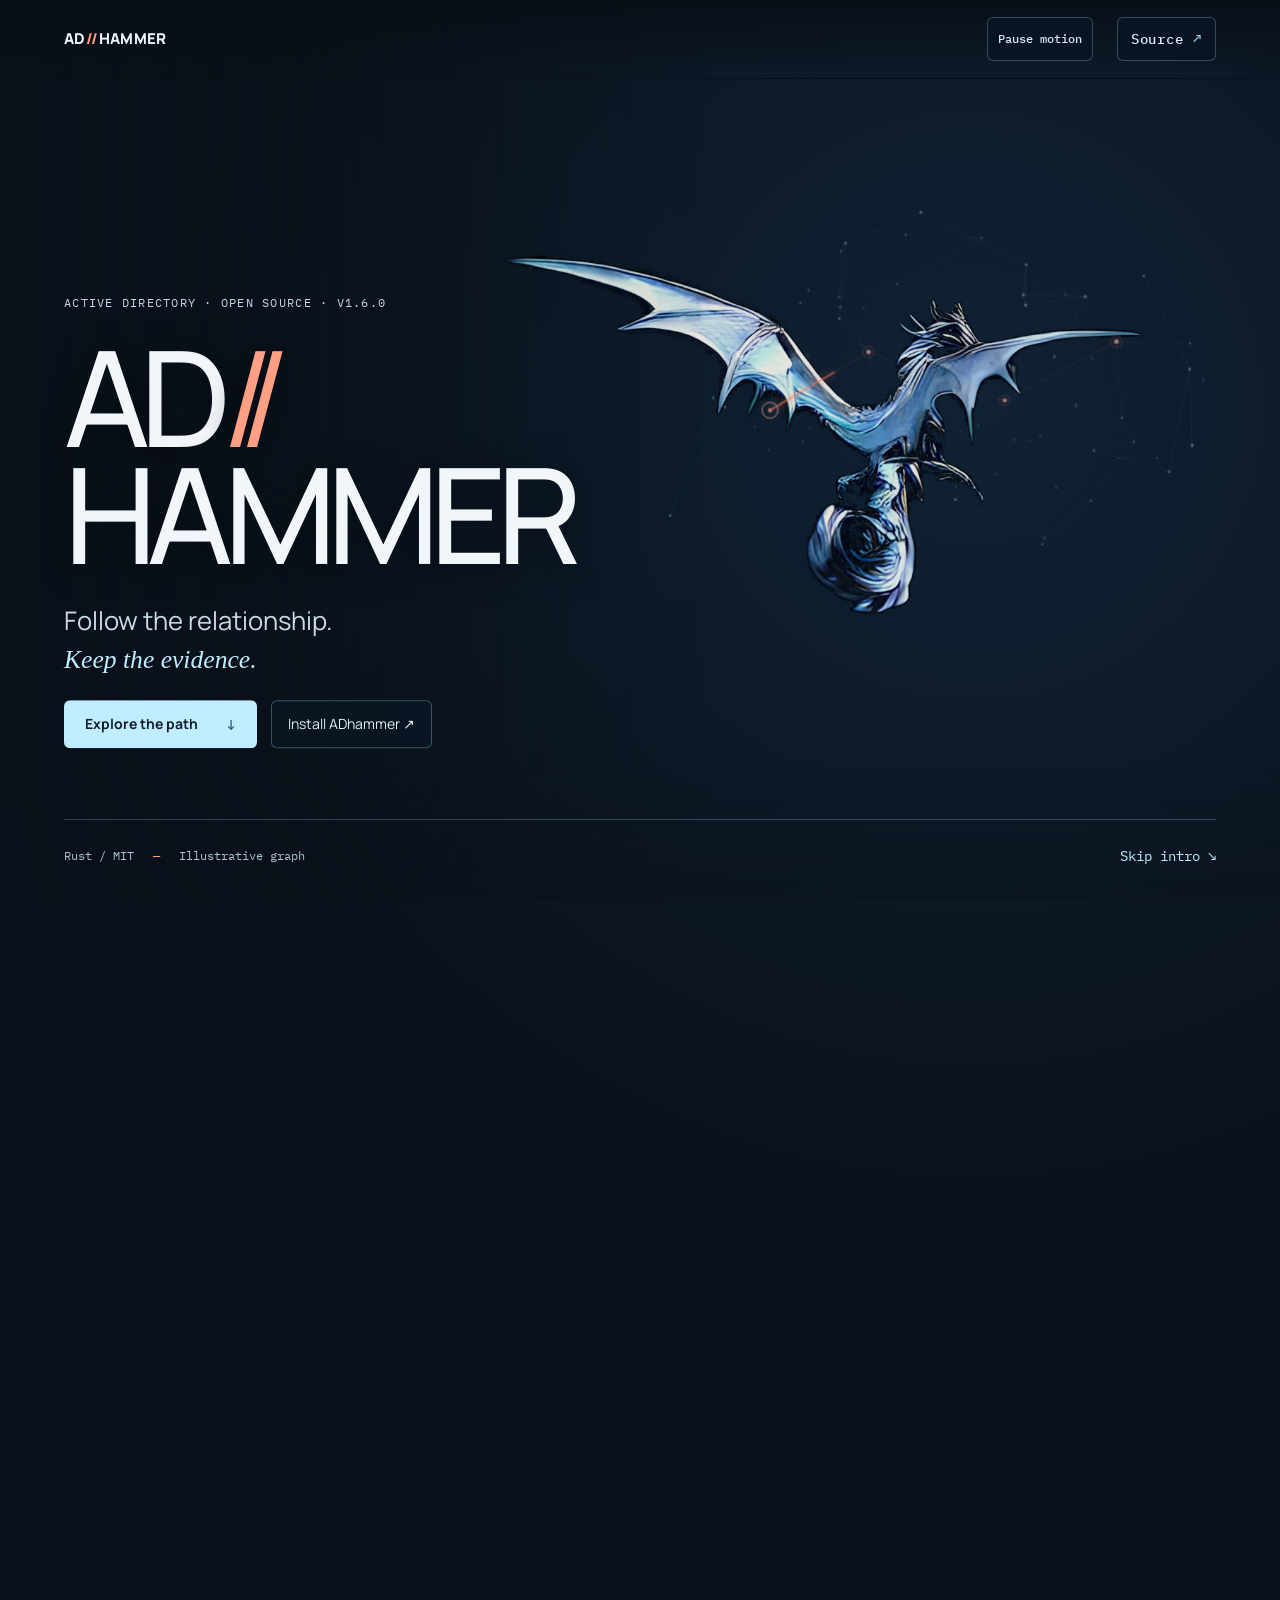
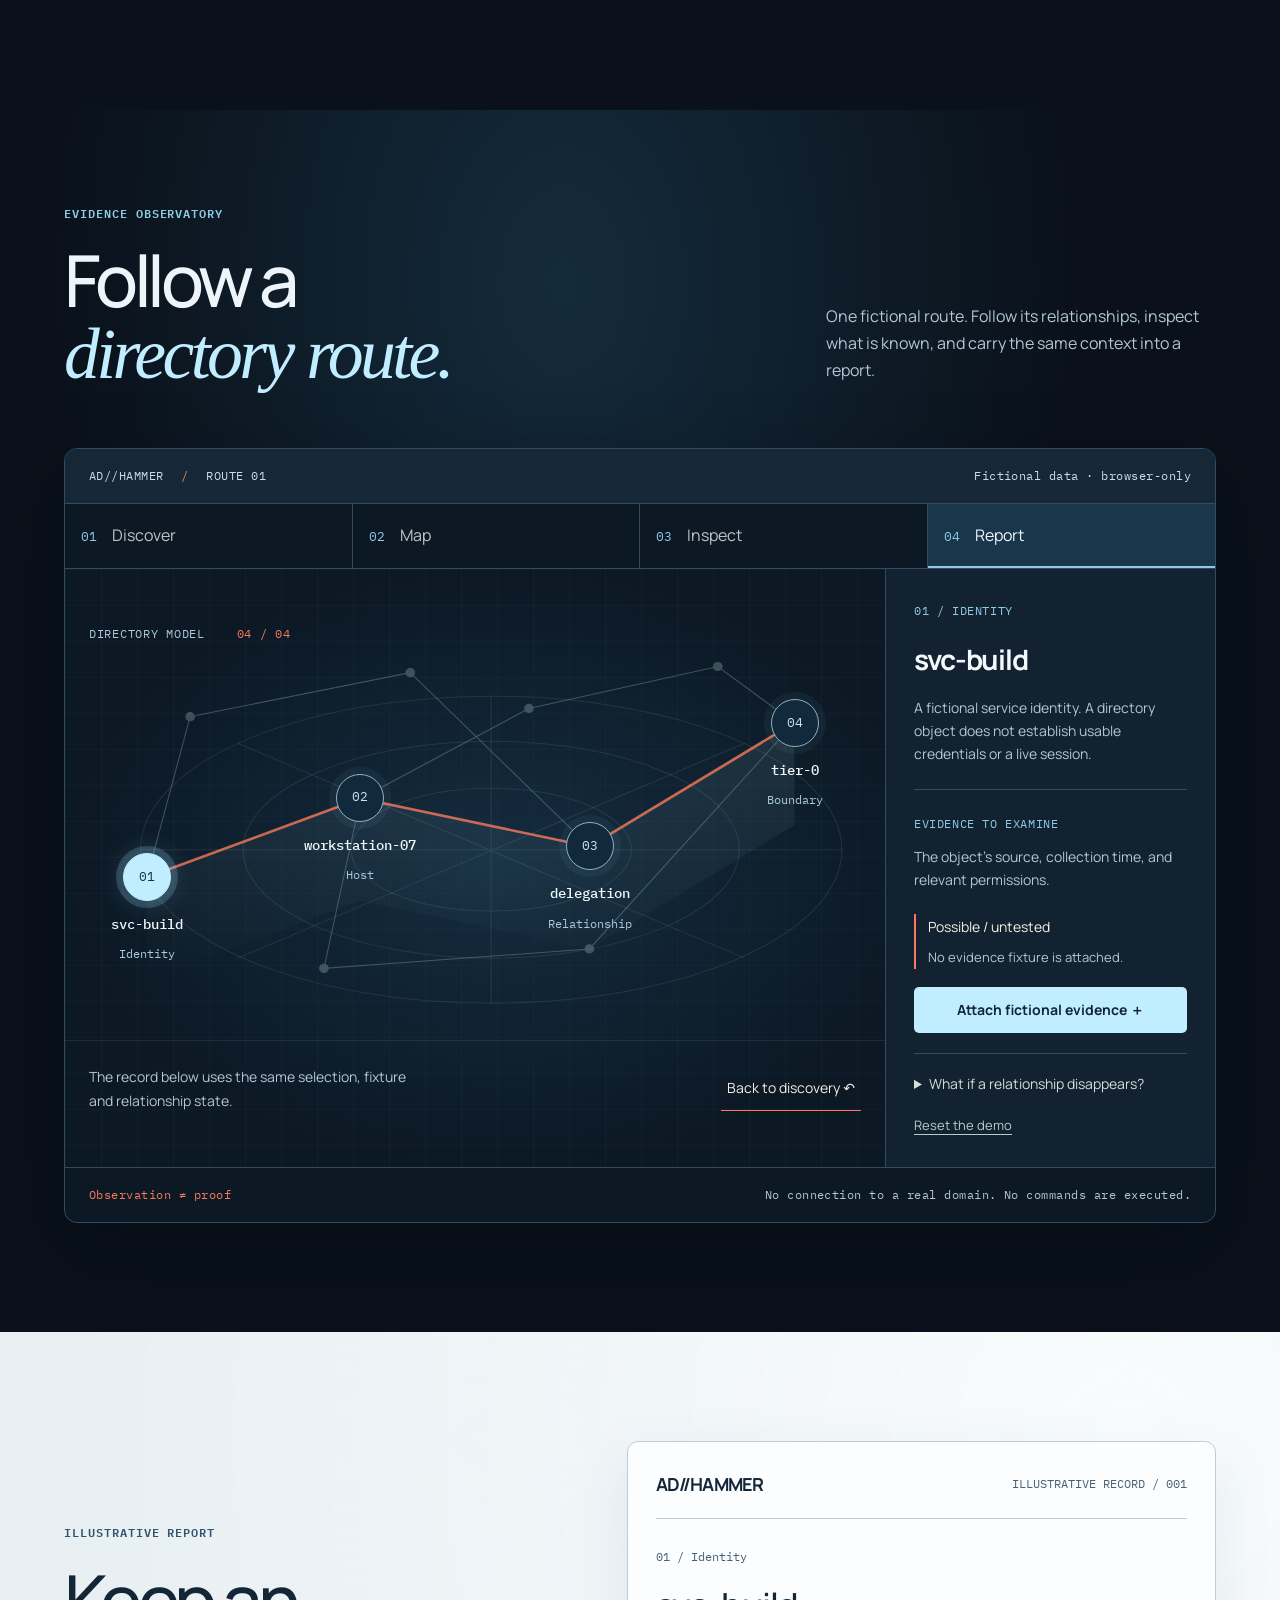
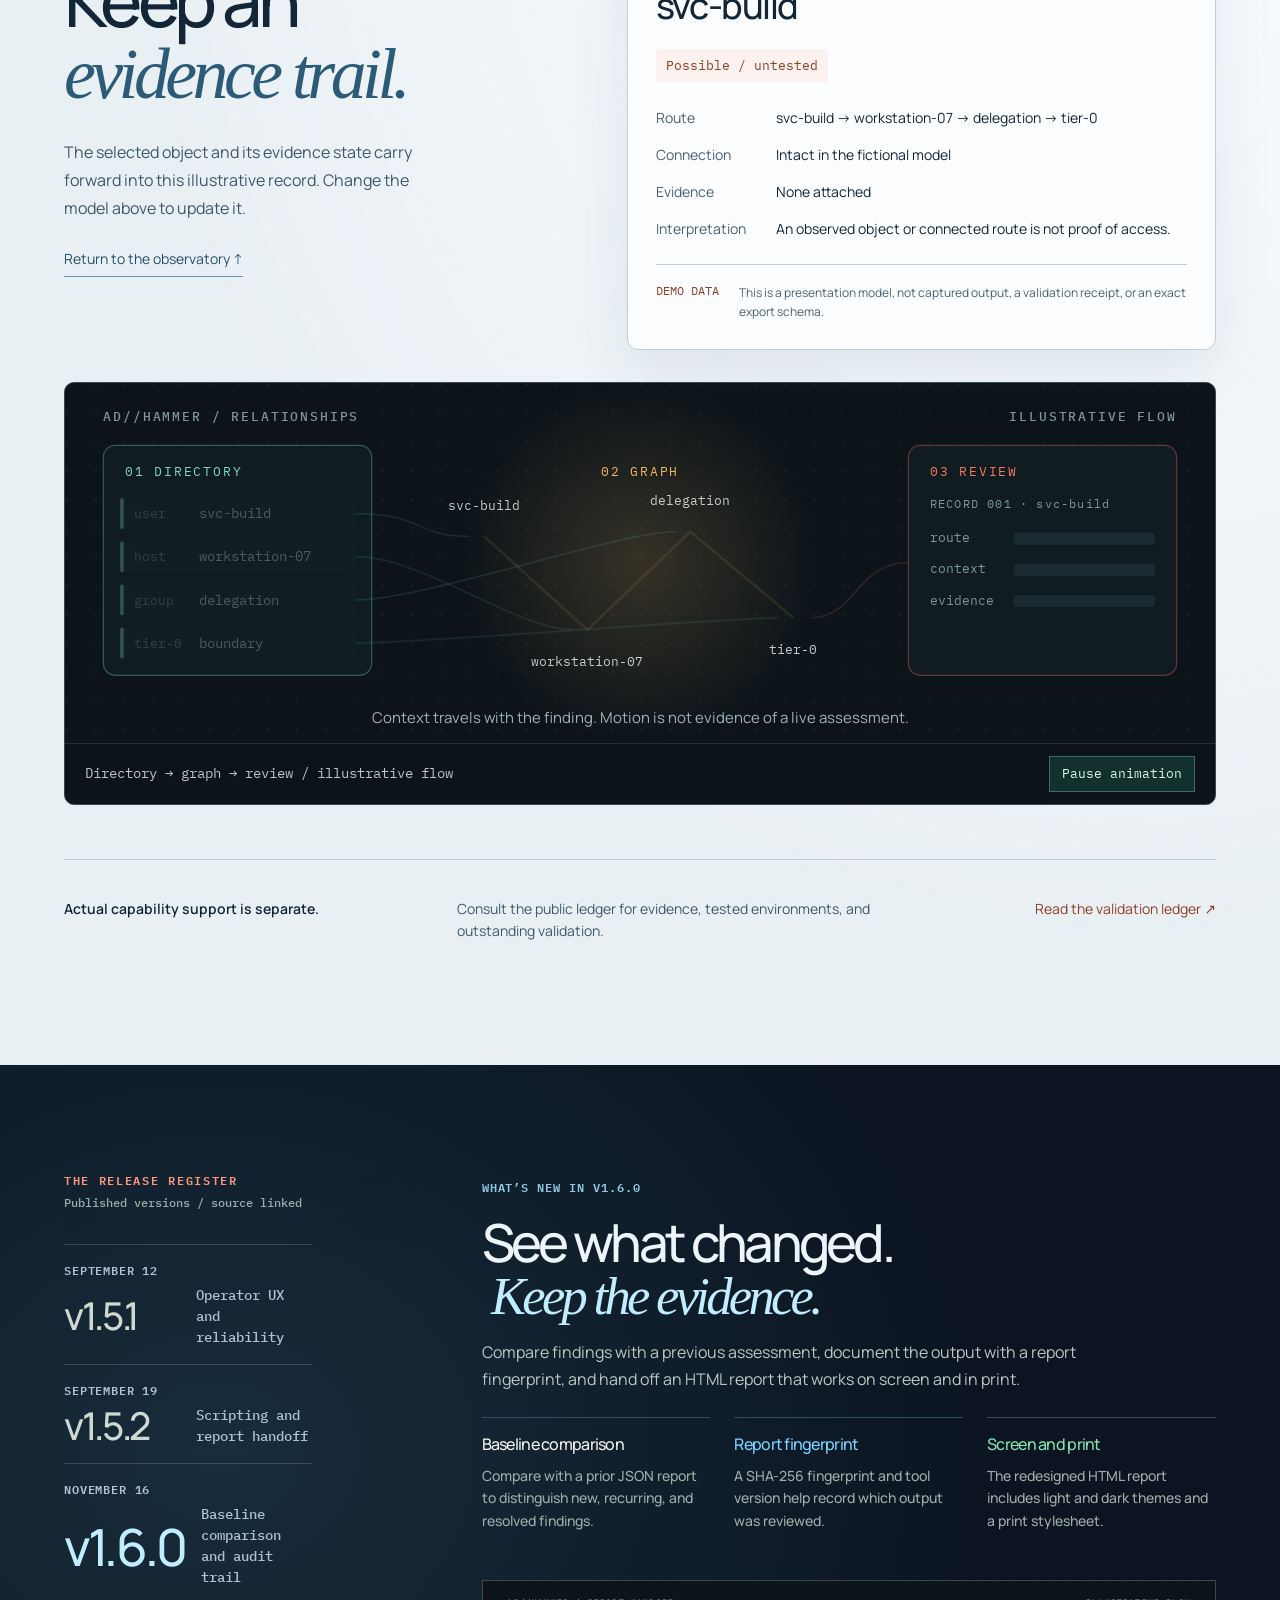
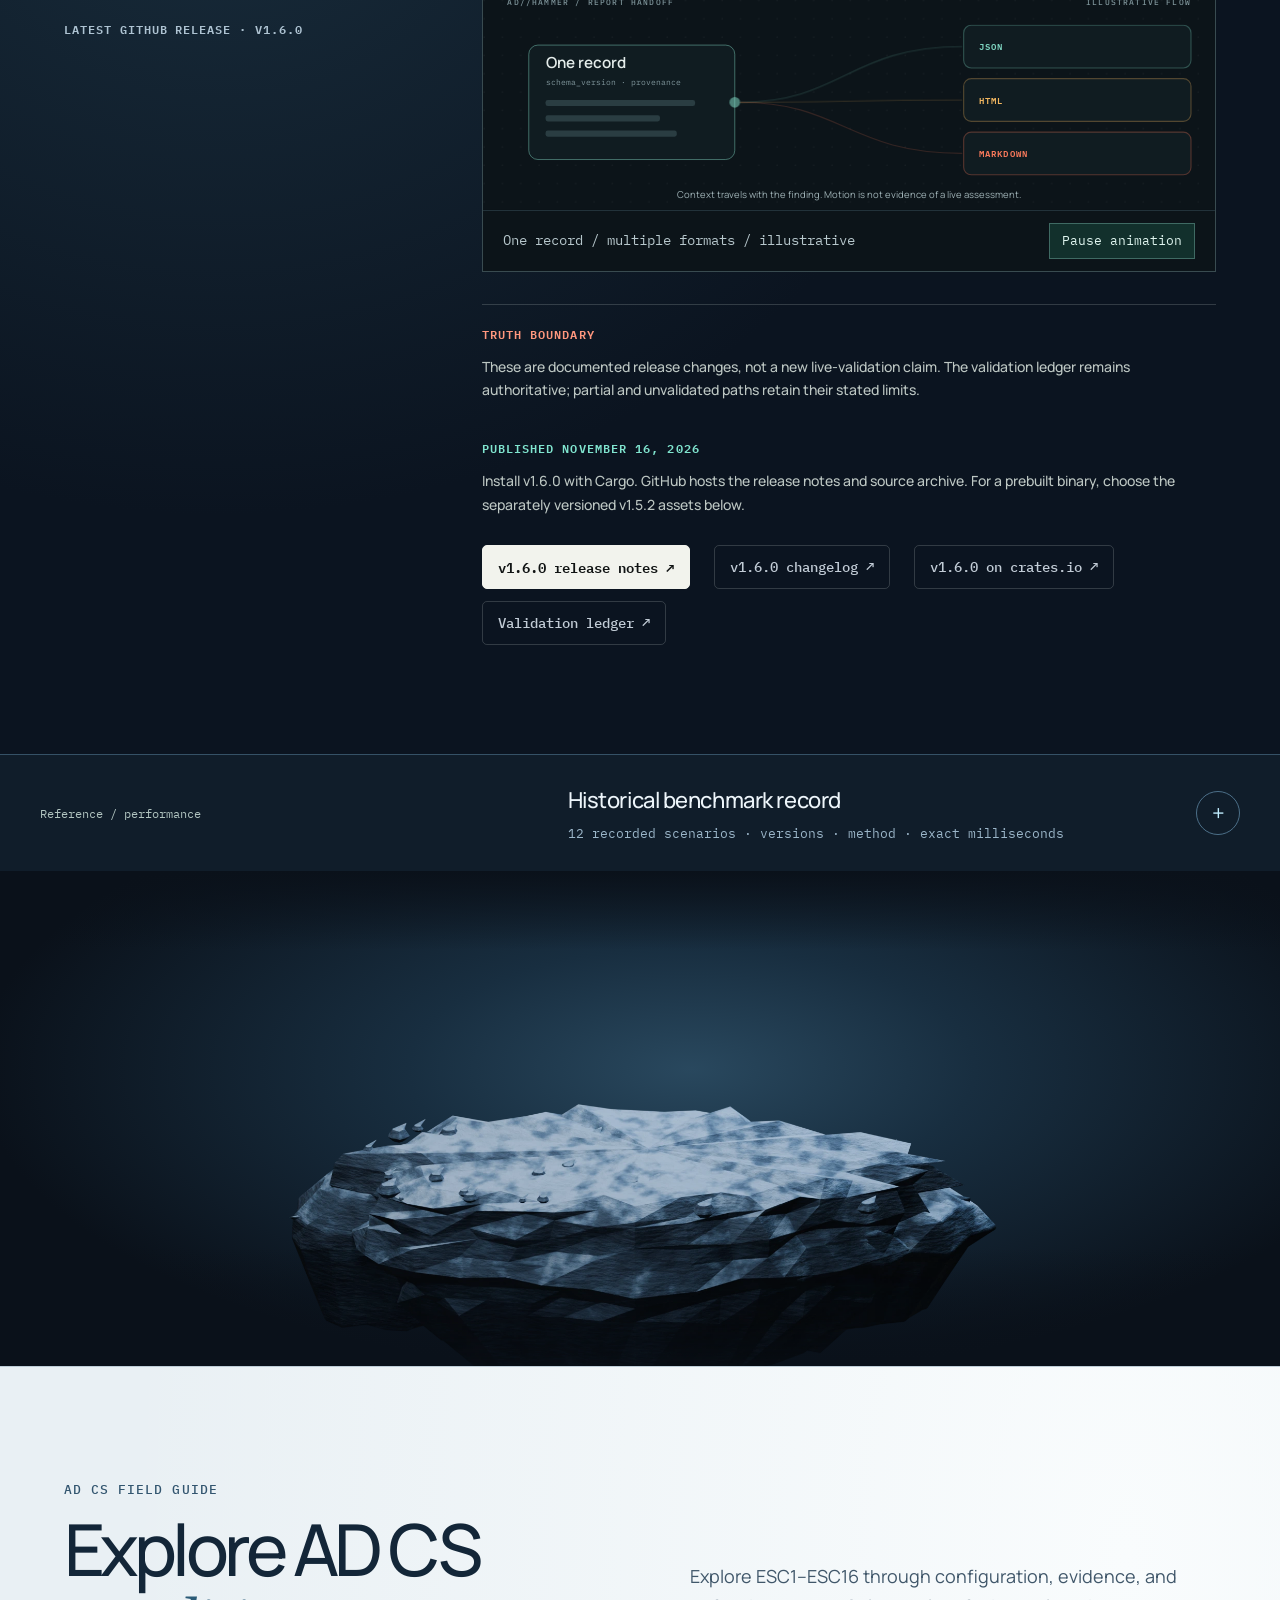
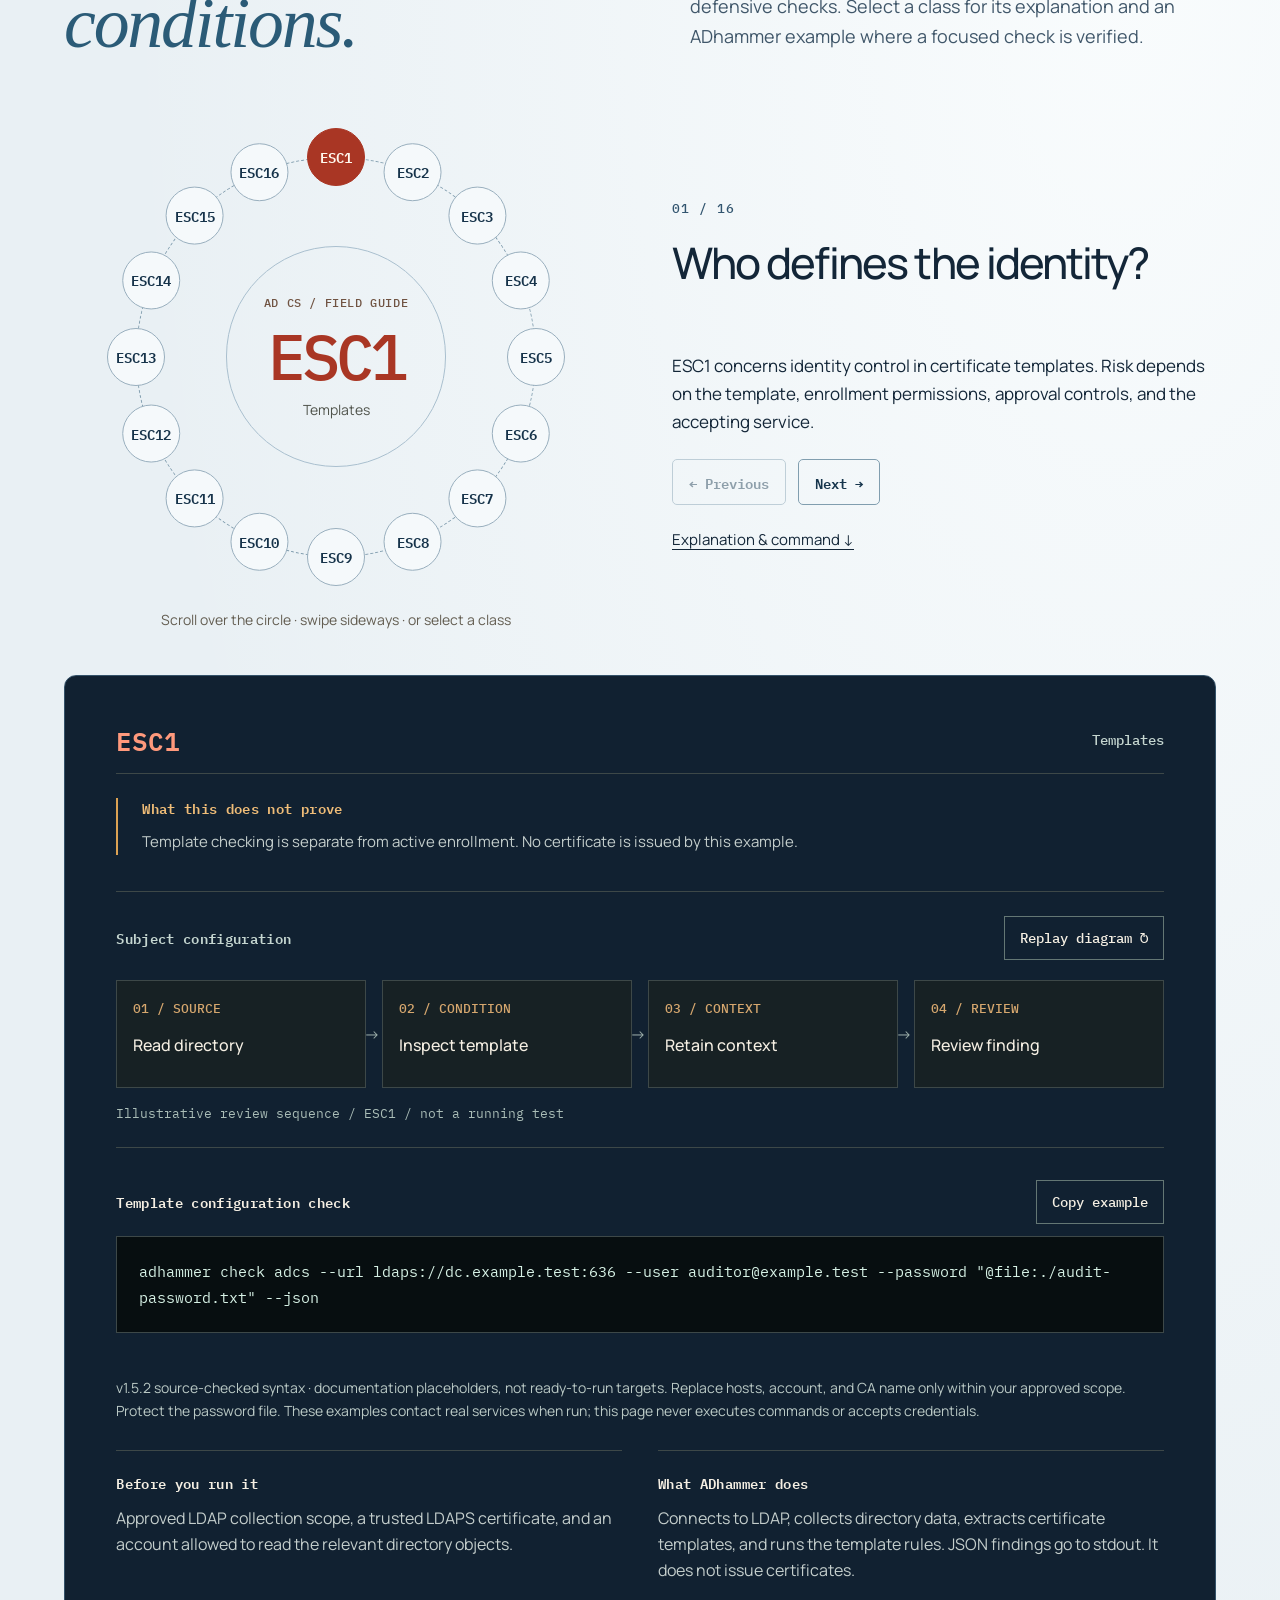
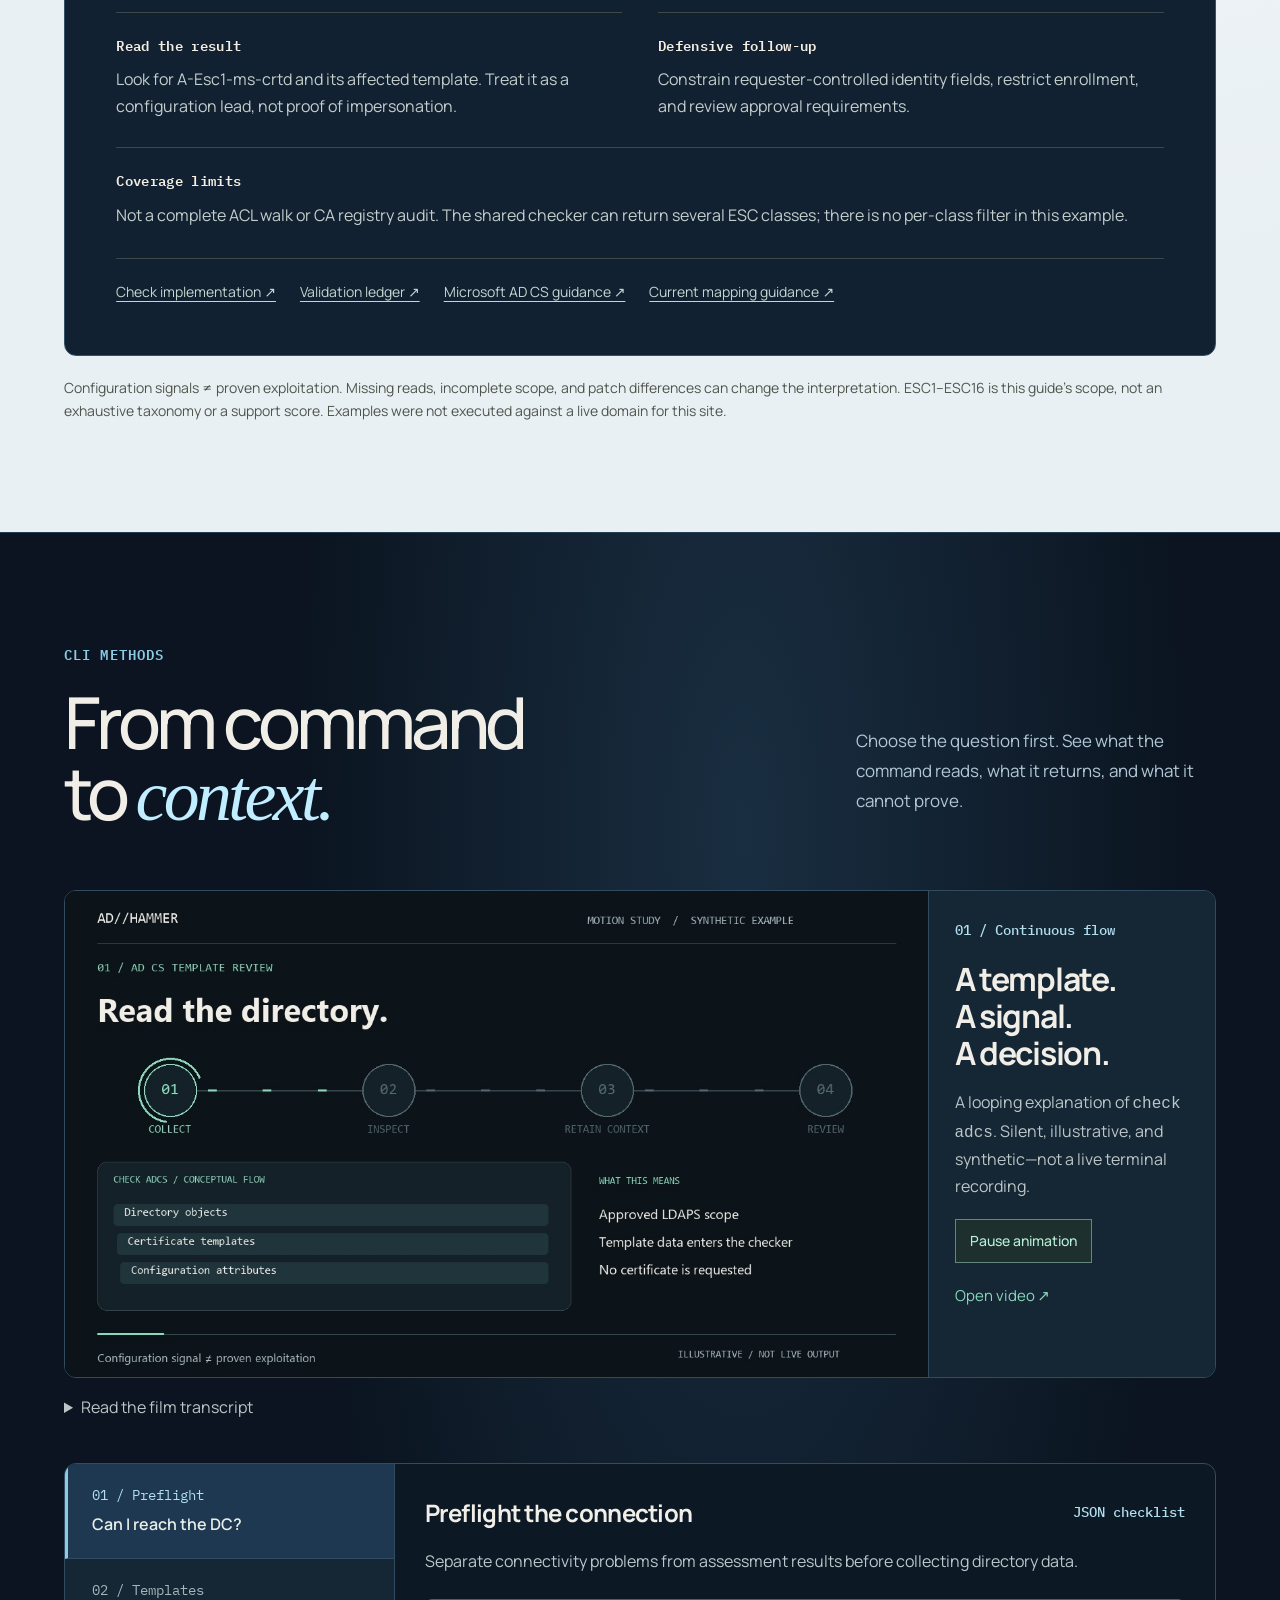
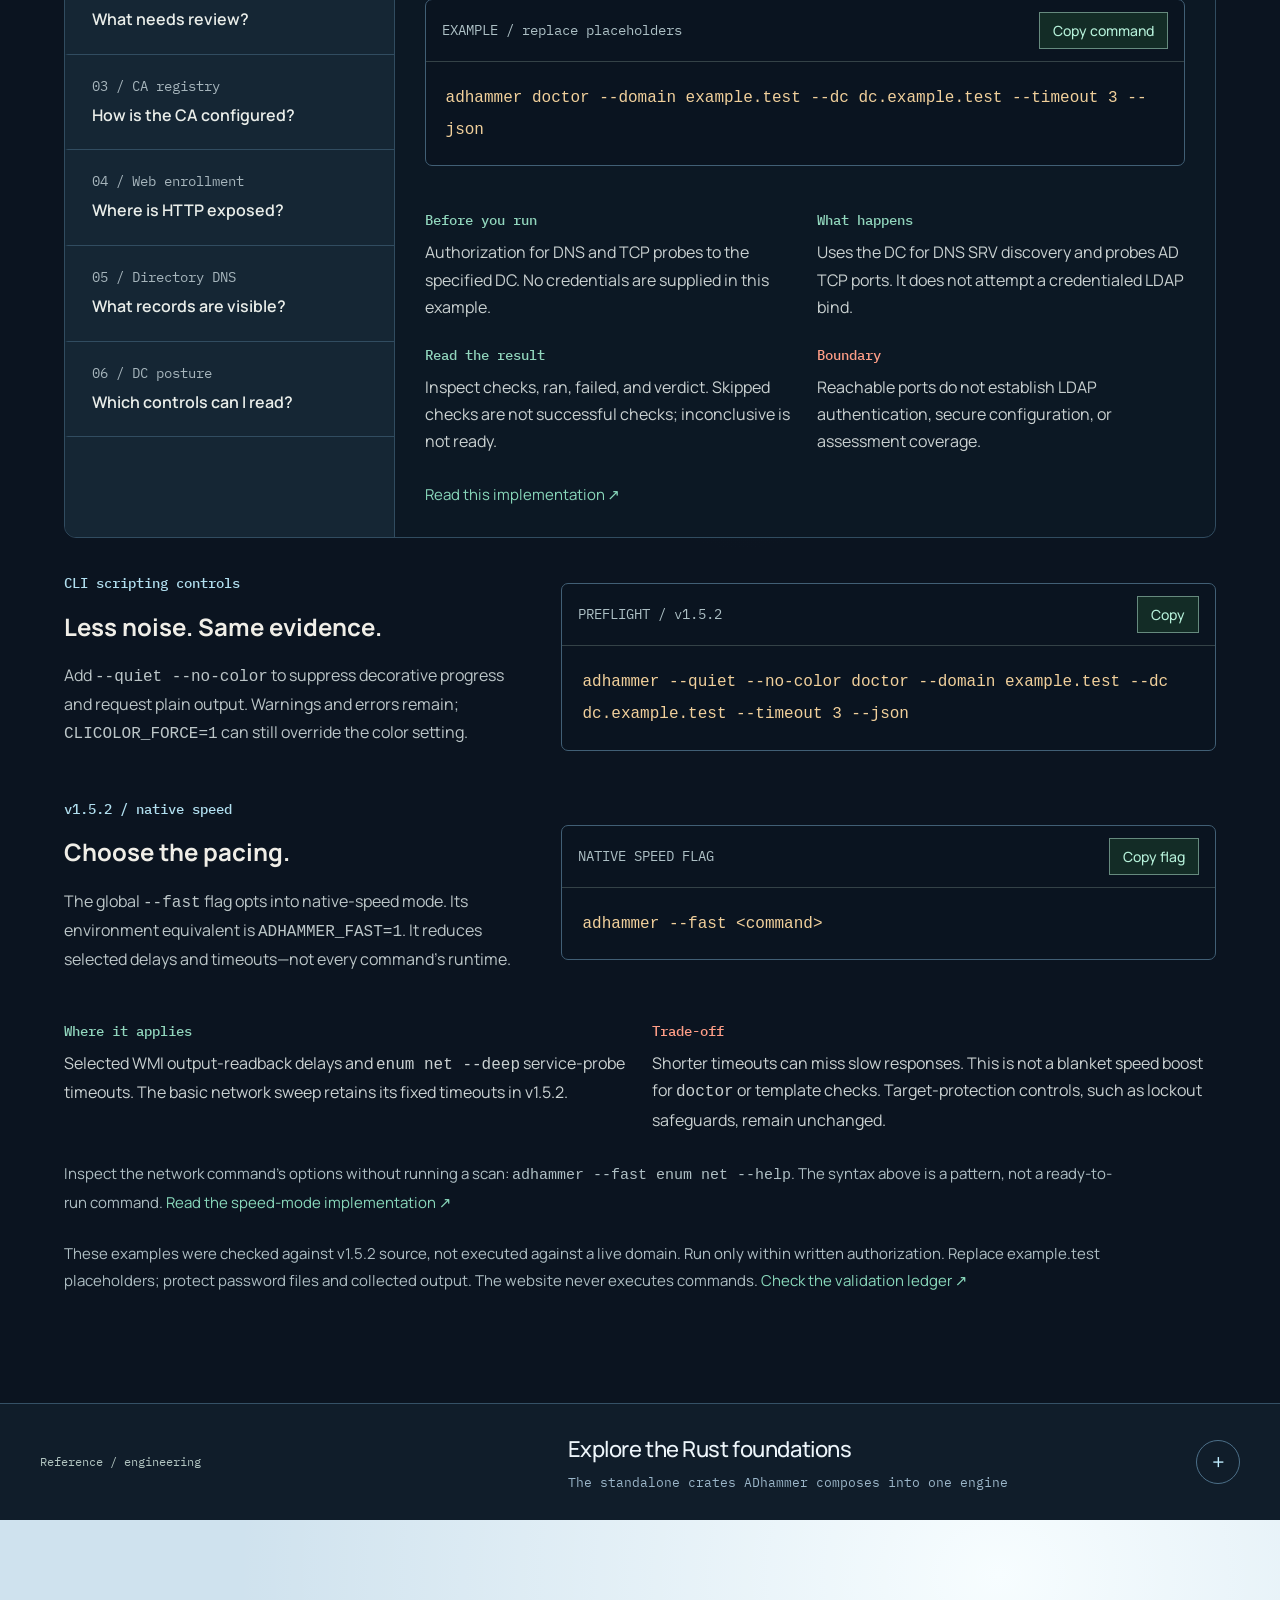
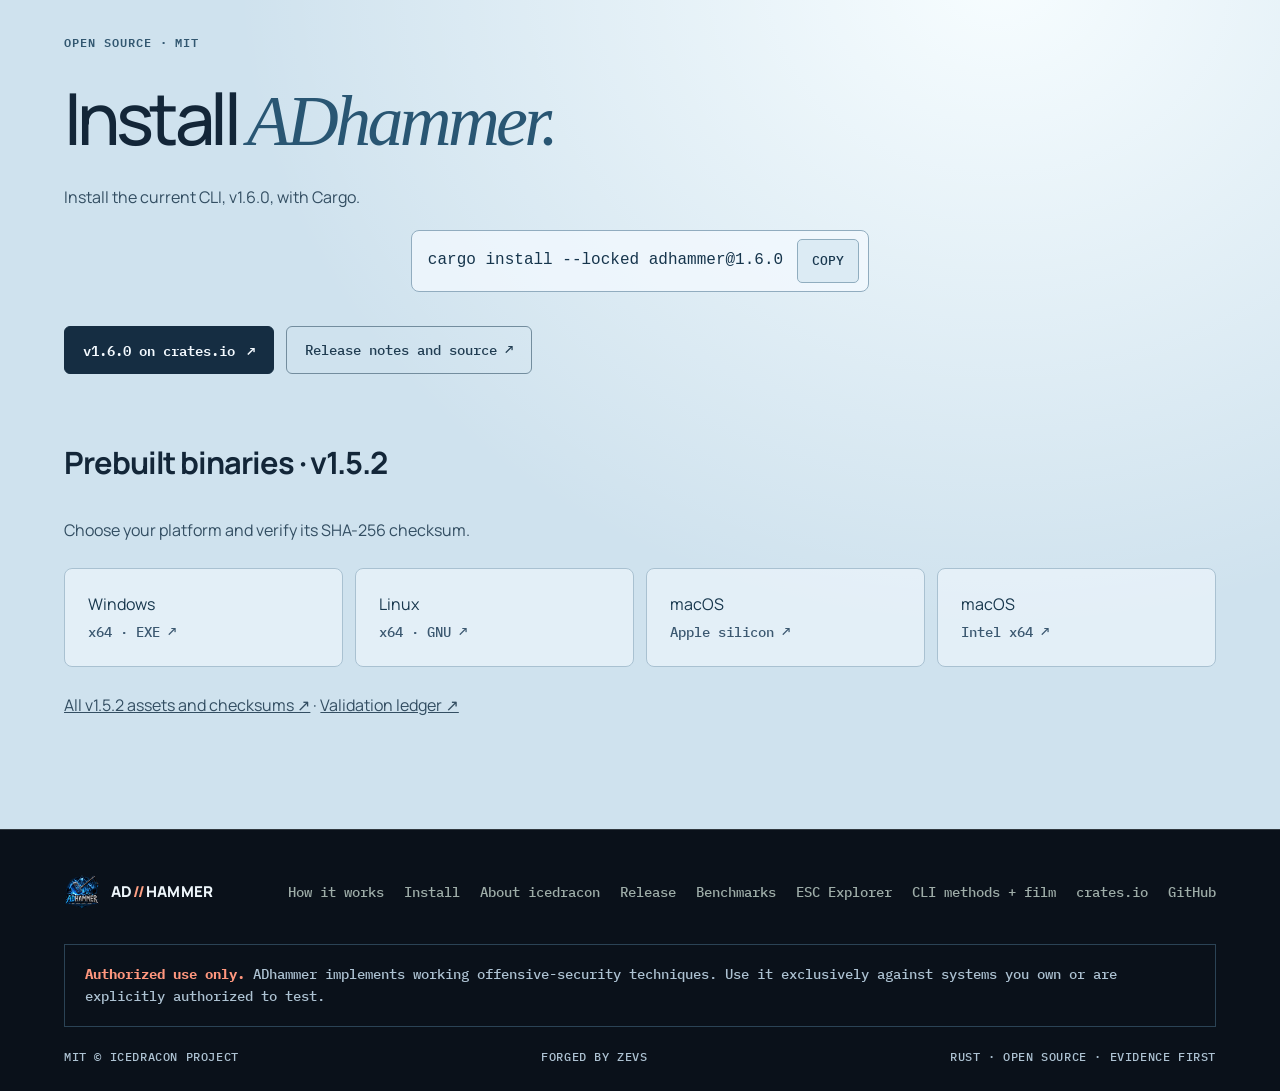
<file: site/index.html>
<!doctype html>
<html lang="en">
<head>
  <meta charset="utf-8">
  <meta name="viewport" content="width=device-width, initial-scale=1">
  <title>ADhammer — Active Directory Pentest Tool in Rust</title>
  <meta name="description" content="ADhammer is an open-source Active Directory pentest tool in Rust for first-touch discovery, attack-path analysis, AD CS assessment, and evidence-first reporting.">
  <meta name="keywords" content="Active Directory pentest tool, Active Directory penetration testing, Active Directory security assessment, AD CS, attack path analysis, BloodHound, Kerberos, Rust">
  <meta name="author" content="zevs · icedracon">
  <meta name="robots" content="index, follow">
  <meta name="googlebot" content="index, follow, max-image-preview:large, max-snippet:-1, max-video-preview:-1">
  <link rel="canonical" href="https://icedracon.github.io/adhammer/">
  <meta name="theme-color" content="#05070d">
  <link rel="icon" type="image/png" href="assets/favicon.png">
  <link rel="preload" href="assets/ice-dragon-graph.webp" as="image" type="image/webp">
  <meta property="og:title" content="ADhammer — Active Directory Pentest Tool in Rust">
  <meta property="og:description" content="Open-source Active Directory pentest tool for first-touch discovery, attack-path analysis, AD CS assessment, and evidence-first reporting.">
  <meta property="og:type" content="website">
  <meta property="og:url" content="https://icedracon.github.io/adhammer/">
  <meta property="og:site_name" content="ADhammer">
  <meta property="og:image" content="https://icedracon.github.io/adhammer/assets/adhammer-mark.webp">
  <meta property="og:image:width" content="760">
  <meta property="og:image:height" content="760">
  <meta property="og:image:alt" content="ADhammer open-source Active Directory pentest tool">
  <meta name="twitter:card" content="summary_large_image">
  <meta name="twitter:title" content="ADhammer — Active Directory Pentest Tool in Rust">
  <meta name="twitter:description" content="Open-source Active Directory pentest tool for first-touch discovery, attack-path analysis, AD CS assessment, and evidence-first reporting.">
  <meta name="twitter:image" content="https://icedracon.github.io/adhammer/assets/adhammer-mark.webp">
  <meta name="twitter:image:alt" content="ADhammer open-source Active Directory pentest tool">
  <link rel="preconnect" href="https://fonts.googleapis.com">
  <link rel="preconnect" href="https://fonts.gstatic.com" crossorigin>
  <link rel="stylesheet" href="https://fonts.googleapis.com/css2?family=IBM+Plex+Mono:wght@400;500;600&family=Manrope:wght@400;500;600;700;800&display=swap">
  <script>document.documentElement.classList.add("js");</script>
  <style>
    :root {
      --ink: #05070d;
      --ink-2: #090c14;
      --ink-3: #101521;
      --paper: #edf2f6;
      --paper-2: #dfe7ed;
      --white: #f7fbff;
      --soft: #aeb8c4;
      --muted: #788491;
      --line: rgba(216, 234, 247, .13);
      --line-dark: rgba(8, 18, 30, .14);
      --ice: #79d2ff;
      --ice-bright: #c9f2ff;
      --blue: #2ea8ff;
      --blue-deep: #0a4e8a;
      --proof: #ff435e;
      --proof-bright: #ff94a5;
      --green: #82e4b2;
      --amber: #f4c573;
      --violet: #b7a0ff;
      --teal: #80e5cf;
      --max: 1280px;
      --display: "Manrope", system-ui, sans-serif;
      --mono: "IBM Plex Mono", ui-monospace, SFMono-Regular, Consolas, monospace;
    }

    * { box-sizing: border-box; }
    html { overflow-x: hidden; overflow-x: clip; scroll-behavior: smooth; scroll-padding-top: 88px; background: var(--ink); }
    body {
      margin: 0;
      min-width: 320px;
      overflow-x: hidden;
      overflow-x: clip;
      color: var(--white);
      background: var(--ink);
      font-family: var(--display);
      font-size: 16px;
      line-height: 1.6;
      -webkit-font-smoothing: antialiased;
      text-rendering: optimizeLegibility;
    }
    body::before {
      content: "";
      position: fixed;
      inset: 0;
      z-index: -5;
      pointer-events: none;
      background:
        radial-gradient(circle at 82% -8%, rgba(46, 168, 255, .14), transparent 30rem),
        linear-gradient(rgba(255, 255, 255, .022) 1px, transparent 1px),
        linear-gradient(90deg, rgba(255, 255, 255, .022) 1px, transparent 1px);
      background-size: auto, 76px 76px, 76px 76px;
      mask-image: linear-gradient(#000 0 52%, transparent 94%);
    }
    a { color: inherit; text-decoration: none; }
    button { color: inherit; font: inherit; }
    img { max-width: 100%; }
    .sr-only {
      position: absolute;
      width: 1px;
      height: 1px;
      padding: 0;
      margin: -1px;
      overflow: hidden;
      clip: rect(0, 0, 0, 0);
      white-space: nowrap;
      border: 0;
    }
    ::selection { color: #fff; background: #a61d34; }
    :focus-visible { outline: 2px solid var(--ice); outline-offset: 4px; }
    .shell { width: min(calc(100% - 48px), var(--max)); margin-inline: auto; }
    .mono { font-family: var(--mono); }
    .skip-link {
      position: fixed;
      top: 10px;
      left: 10px;
      z-index: 200;
      padding: 10px 14px;
      color: var(--ink);
      background: var(--white);
      transform: translateY(-160%);
      transition: transform .2s ease;
    }
    .skip-link:focus { transform: translateY(0); }
    .eyebrow {
      display: inline-flex;
      align-items: center;
      gap: 11px;
      color: var(--ice);
      font: 600 10px/1 var(--mono);
      letter-spacing: .18em;
      text-transform: uppercase;
    }
    .eyebrow::before { content: ""; width: 24px; height: 1px; background: currentColor; }
    .eyebrow.dark { color: #38546b; }
    .eyebrow.proof { color: var(--proof-bright); }
    .scroll-progress {
      position: fixed;
      inset: 0 auto auto 0;
      z-index: 120;
      width: 100%;
      height: 2px;
      background: linear-gradient(90deg, var(--ice), var(--proof));
      transform: scaleX(0);
      transform-origin: left;
      box-shadow: 0 0 18px rgba(46, 168, 255, .6);
      pointer-events: none;
    }

    header {
      position: fixed;
      inset: 0 0 auto;
      z-index: 100;
      border-bottom: 1px solid transparent;
      background: linear-gradient(to bottom, rgba(5, 7, 13, .86), transparent);
      transition: background .25s ease, border-color .25s ease;
    }
    header.scrolled {
      border-bottom-color: var(--line);
      background: rgba(5, 7, 13, .82);
      backdrop-filter: blur(18px) saturate(140%);
    }
    .nav {
      height: 76px;
      display: flex;
      align-items: center;
      gap: 30px;
    }
    .brand {
      display: inline-flex;
      align-items: center;
      gap: 11px;
      font-size: 15px;
      font-weight: 800;
      letter-spacing: -.04em;
      white-space: nowrap;
    }
    .brand img {
      width: 36px;
      height: 36px;
      object-fit: contain;
      filter: drop-shadow(0 0 12px rgba(46, 168, 255, .34));
    }
    .brand-slash { color: var(--proof); }
    .nav-links {
      display: flex;
      align-items: center;
      gap: 24px;
      margin-left: auto;
      color: #9da8b5;
      font: 500 11px/1 var(--mono);
      letter-spacing: .08em;
      text-transform: uppercase;
    }
    .nav-links a { transition: color .2s ease; }
    .nav-links a:hover { color: var(--white); }
    .nav-source {
      display: inline-flex;
      align-items: center;
      gap: 10px;
      padding: 10px 14px;
      border: 1px solid var(--line);
      background: rgba(255, 255, 255, .03);
      font: 500 11px/1 var(--mono);
      letter-spacing: .05em;
      transition: border-color .2s ease, background .2s ease;
    }
    .nav-source:hover { border-color: rgba(121, 210, 255, .48); background: rgba(121, 210, 255, .08); }
    .nav-source i { color: var(--proof-bright); font-style: normal; }

    .hero {
      position: relative;
      min-height: 100svh;
      display: grid;
      align-items: center;
      overflow: hidden;
      isolation: isolate;
      padding: 112px 0 116px;
      border-bottom: 1px solid var(--line);
    }
    .hero::before {
      content: "";
      position: absolute;
      inset: 0;
      z-index: -4;
      pointer-events: none;
      background:
        radial-gradient(circle at 72% 42%, rgba(46, 168, 255, .2), transparent 31rem),
        radial-gradient(circle at 84% 62%, rgba(255, 67, 94, .075), transparent 23rem),
        linear-gradient(115deg, #05070d 0 34%, rgba(5, 7, 13, .66) 64%, #05070d 100%);
    }
    .hero::after {
      content: "";
      position: absolute;
      inset: auto 0 0;
      z-index: 4;
      height: 24%;
      pointer-events: none;
      background: linear-gradient(transparent, var(--ink));
    }
    .hero-grid {
      position: relative;
      z-index: 5;
      display: grid;
      grid-template-columns: minmax(0, 660px) minmax(0, 1fr);
      grid-template-rows: minmax(0, 1fr) auto;
      align-items: center;
      min-height: min(760px, calc(100svh - 160px));
    }
    .hero-copy { position: relative; z-index: 8; grid-column: 1; grid-row: 1; max-width: 650px; padding-top: 24px; }
    .hero h1 {
      max-width: 780px;
      margin: 24px 0 24px;
      font-size: clamp(58px, 7vw, 112px);
      line-height: .88;
      letter-spacing: -.072em;
      font-weight: 700;
    }
    .hero h1 span {
      display: block;
      margin-top: .11em;
      color: transparent;
      background: linear-gradient(100deg, var(--ice-bright), var(--blue) 52%, var(--proof-bright));
      -webkit-background-clip: text;
      background-clip: text;
    }
    .hero-lede {
      max-width: 600px;
      margin: 0;
      color: #b5bfcb;
      font-size: clamp(16px, 1.45vw, 20px);
      line-height: 1.65;
    }
    .hero-lede strong { color: var(--white); font-weight: 600; }
    .hero-actions {
      display: flex;
      flex-wrap: wrap;
      align-items: center;
      gap: 18px;
      margin-top: 34px;
    }
    .enter-link {
      position: relative;
      display: inline-flex;
      align-items: center;
      gap: 14px;
      min-height: 48px;
      padding: 0 18px;
      color: var(--ink);
      background: var(--white);
      font: 600 12px/1 var(--mono);
      letter-spacing: .04em;
      overflow: hidden;
    }
    .enter-link::before {
      content: "";
      position: absolute;
      inset: 0;
      background: linear-gradient(90deg, var(--ice-bright), #fff 52%, #ffd9df);
      transform: translateX(-102%);
      transition: transform .28s ease;
    }
    .enter-link:hover::before { transform: translateX(0); }
    .enter-link span, .enter-link i { position: relative; z-index: 1; }
    .enter-link i { color: var(--proof); font-style: normal; }
    .quiet-link {
      display: inline-flex;
      align-items: center;
      gap: 8px;
      color: #aeb8c4;
      font: 500 12px/1 var(--mono);
      border-bottom: 1px solid rgba(174, 184, 196, .34);
      padding-bottom: 5px;
      transition: color .2s ease, border-color .2s ease;
    }
    .quiet-link:hover { color: var(--white); border-color: var(--proof); }
    .hero-facts {
      position: relative;
      z-index: 8;
      display: grid;
      grid-column: 1;
      grid-row: 2;
      grid-template-columns: repeat(4, 1fr);
      gap: 0;
      margin-top: 52px;
      border-top: 1px solid var(--line);
      border-bottom: 1px solid var(--line);
      background: linear-gradient(90deg, rgba(5, 7, 13, .78), rgba(5, 7, 13, .26));
    }
    .hero-fact { padding: 15px 14px 15px 0; }
    .hero-fact + .hero-fact { padding-left: 14px; border-left: 1px solid var(--line); }
    .hero-fact b { display: block; color: var(--white); font: 600 13px/1.25 var(--mono); }
    .hero-fact span { display: block; margin-top: 7px; color: var(--muted); font: 500 9px/1.3 var(--mono); letter-spacing: .08em; text-transform: uppercase; }

    .living-stage {
      position: absolute;
      inset: 76px 0 90px;
      z-index: 1;
      width: auto;
      margin: 0;
      perspective: 1100px;
      overflow: hidden;
      pointer-events: none;
      user-select: none;
      --rx: 0deg;
      --ry: 0deg;
      --tx: 0px;
      --ty: 0px;
    }
    .living-stage::before {
      content: "";
      position: absolute;
      inset: 14% -3% -2% 28%;
      z-index: 0;
      border: 1px solid rgba(121, 210, 255, .12);
      border-radius: 50%;
      transform: perspective(900px) rotateX(67deg) rotateZ(-7deg);
      box-shadow: inset 0 0 90px rgba(46, 168, 255, .09), 0 0 44px rgba(46, 168, 255, .05);
    }
    .living-stage::after {
      content: "";
      position: absolute;
      inset: 0;
      z-index: 4;
      pointer-events: none;
      background:
        linear-gradient(90deg, #05070d 0 18%, rgba(5, 7, 13, .97) 30%, rgba(5, 7, 13, .7) 44%, rgba(5, 7, 13, .14) 65%, transparent 78%),
        linear-gradient(180deg, rgba(5, 7, 13, .62), transparent 17%, transparent 72%, #05070d 100%);
    }
    .dragon-rig {
      position: absolute;
      top: 50%;
      right: clamp(18px, 4vw, 64px);
      width: min(62vw, 900px);
      aspect-ratio: 16 / 9;
      z-index: 2;
      transform-style: preserve-3d;
      transform-origin: 67% 48%;
      transform: perspective(1050px) translate3d(var(--tx), calc(-50% + var(--ty)), 0) rotateX(var(--rx)) rotateY(var(--ry));
      transition: transform .12s linear;
      will-change: transform;
      pointer-events: none;
    }
    .dragon-float {
      position: absolute;
      inset: 0;
      transform-style: preserve-3d;
      animation: dragon-alive 6.4s ease-in-out infinite;
    }
    .dragon-aura {
      position: absolute;
      inset: 10% 4% 4%;
      z-index: 0;
      border-radius: 50%;
      background: radial-gradient(circle at 63% 46%, rgba(121, 210, 255, .25), rgba(46, 168, 255, .07) 40%, transparent 70%);
      filter: blur(28px);
      animation: aura-breathe 5.8s ease-in-out infinite;
    }
    .dragon-layer {
      position: absolute;
      inset: 0;
      width: 100%;
      height: 100%;
      object-fit: contain;
      object-position: right center;
      pointer-events: none;
    }
    .dragon-shadow {
      z-index: 1;
      opacity: .25;
      filter: blur(10px) brightness(.42) saturate(1.4) drop-shadow(0 32px 42px rgba(0, 5, 12, .86));
      transform: translate3d(26px, 30px, -100px) scale(.98);
    }
    .dragon-body {
      z-index: 2;
      opacity: .72;
      filter: saturate(.88) contrast(1.12) brightness(.78) drop-shadow(0 24px 36px rgba(0, 5, 12, .82)) drop-shadow(0 0 34px rgba(46, 168, 255, .29));
      transform: translateZ(24px);
      animation: dragon-energy 4.8s ease-in-out infinite;
    }
    .dragon-glint {
      z-index: 3;
      opacity: .2;
      mix-blend-mode: screen;
      filter: saturate(1.2) brightness(1.42) contrast(1.08);
      transform: translate3d(7px, -6px, 96px) scale(.992);
      -webkit-mask-image: radial-gradient(ellipse at 72% 39%, #000 0 15%, rgba(0, 0, 0, .72) 26%, transparent 53%);
      mask-image: radial-gradient(ellipse at 72% 39%, #000 0 15%, rgba(0, 0, 0, .72) 26%, transparent 53%);
      animation: dragon-glint 4.8s ease-in-out infinite;
    }
    .dragon-current {
      position: absolute;
      inset: 0;
      z-index: 4;
      width: 100%;
      height: 100%;
      opacity: .52;
      mix-blend-mode: screen;
      transform: translateZ(118px);
      -webkit-mask-image: url("assets/ice-dragon-graph.webp");
      -webkit-mask-repeat: no-repeat;
      -webkit-mask-position: right center;
      -webkit-mask-size: contain;
      mask-image: url("assets/ice-dragon-graph.webp");
      mask-repeat: no-repeat;
      mask-position: right center;
      mask-size: contain;
      pointer-events: none;
    }
    .dragon-eye {
      position: absolute;
      z-index: 5;
      left: 81.6%;
      top: 35.6%;
      width: 7px;
      height: 7px;
      border-radius: 50%;
      background: #fff;
      box-shadow: 0 0 5px #fff, 0 0 13px var(--ice), 0 0 30px var(--blue);
      animation: eye-live 3.2s ease-in-out infinite;
    }
    .dragon-heart {
      position: absolute;
      z-index: 5;
      left: 67%;
      top: 53%;
      width: 9px;
      height: 9px;
      border-radius: 50%;
      background: var(--proof-bright);
      box-shadow: 0 0 8px #fff, 0 0 22px var(--proof), 0 0 48px rgba(255, 67, 94, .72);
      animation: heart-live 1.7s ease-out infinite;
    }
    .dragon-breath {
      position: absolute;
      left: 85.4%;
      top: 43.1%;
      z-index: 5;
      width: 26%;
      height: 20%;
      opacity: .9;
      transform: translateZ(52px) rotate(12deg);
      transform-origin: 0 50%;
      pointer-events: none;
    }
    .dragon-breath::before {
      content: "";
      position: absolute;
      left: -2%;
      top: 39%;
      width: 86%;
      height: 23%;
      opacity: 0;
      border-radius: 50%;
      background: linear-gradient(90deg, rgba(231, 251, 255, .58), rgba(121, 210, 255, .28) 38%, transparent);
      clip-path: polygon(0 37%, 100% 0, 100% 100%, 0 63%);
      filter: blur(5px) drop-shadow(0 0 12px rgba(121, 210, 255, .58));
      transform-origin: left center;
      animation: breath-core 5.8s ease-in-out infinite;
    }
    .dragon-breath i {
      position: absolute;
      left: 3%;
      top: var(--vapor-y);
      width: var(--vapor-size);
      aspect-ratio: 1.9;
      opacity: 0;
      border-radius: 50%;
      background: radial-gradient(ellipse, rgba(229, 249, 255, .68), rgba(121, 210, 255, .2) 44%, transparent 72%);
      filter: blur(5px) drop-shadow(0 0 8px rgba(121, 210, 255, .42));
      animation: ice-vapor 5.8s ease-out infinite;
      animation-delay: var(--vapor-delay);
    }
    @keyframes dragon-alive {
      0%, 100% { transform: translate3d(0, 3px, 0) rotateZ(-.18deg) scale3d(1, 1, 1); }
      44% { transform: translate3d(0, -12px, 28px) rotateZ(.24deg) scale3d(1.014, 1.024, 1); }
      60% { transform: translate3d(0, -8px, 18px) rotateZ(.08deg) scale3d(1.007, 1.014, 1); }
    }
    @keyframes dragon-energy {
      0%, 100% { filter: saturate(.88) contrast(1.12) brightness(.76) drop-shadow(0 24px 36px rgba(0, 5, 12, .82)) drop-shadow(0 0 28px rgba(46, 168, 255, .24)); }
      50% { filter: saturate(1.05) contrast(1.14) brightness(.88) drop-shadow(0 30px 42px rgba(0, 5, 12, .78)) drop-shadow(0 0 48px rgba(46, 168, 255, .44)); }
    }
    @keyframes dragon-glint { 0%, 100% { opacity: .11; } 48% { opacity: .3; } 68% { opacity: .17; } }
    @keyframes breath-core {
      0%, 100% { opacity: .08; transform: scaleX(.16); }
      18% { opacity: .56; transform: scaleX(.48); }
      55% { opacity: .44; transform: scaleX(1); }
      82% { opacity: .12; transform: scaleX(1.08); }
    }
    @keyframes ice-vapor {
      0%, 100% { opacity: .04; transform: translate3d(0, 0, 0) scale(.28); }
      18% { opacity: .4; }
      48% { opacity: .7; }
      78% { opacity: .18; transform: translate3d(70%, var(--vapor-drift), 0) scale(1.52); }
      94% { opacity: .04; transform: translate3d(76%, var(--vapor-drift), 0) scale(1.62); }
    }
    @keyframes aura-breathe { 0%, 100% { opacity: .56; transform: scale(.9); } 50% { opacity: 1; transform: scale(1.08); } }
    @keyframes eye-live { 0%, 8%, 100% { opacity: .5; transform: scale(.78); } 16%, 74% { opacity: 1; transform: scale(1.25); } 78% { opacity: .14; transform: scale(.2); } 82% { opacity: 1; transform: scale(1.25); } }
    @keyframes heart-live { 0% { opacity: .35; transform: scale(.7); } 42% { opacity: 1; transform: scale(1.22); } 100% { opacity: 0; transform: scale(3.7); } }
    .dragon-live-tag {
      position: absolute;
      right: 4%;
      bottom: 7%;
      z-index: 6;
      display: flex;
      align-items: center;
      gap: 8px;
      color: #8291a0;
      font: 500 9px/1 var(--mono);
      letter-spacing: .1em;
      text-transform: uppercase;
    }
    .dragon-live-tag i { width: 7px; height: 7px; border-radius: 50%; background: var(--green); box-shadow: 0 0 10px var(--green); animation: eye-live 2s ease-in-out infinite; }
    .dragon-live-tag b { color: var(--ice-bright); font-weight: 600; }
    #living-graph {
      position: absolute;
      inset: 0;
      z-index: 3;
      width: 100%;
      height: 100%;
      opacity: .14;
      transform: translateZ(78px);
      pointer-events: none;
    }
    .model-index {
      position: absolute;
      right: 1%;
      top: 8%;
      z-index: 6;
      color: rgba(201, 242, 255, .46);
      font: 500 9px/1 var(--mono);
      letter-spacing: .12em;
      writing-mode: vertical-rl;
      text-transform: uppercase;
    }
    .hero-rail {
      position: absolute;
      z-index: 8;
      inset: auto 0 0;
      display: grid;
      grid-template-columns: repeat(4, 1fr);
      border-top: 1px solid var(--line);
      background: rgba(5, 7, 13, .58);
      backdrop-filter: blur(14px);
    }
    .rail-item {
      position: relative;
      min-height: 90px;
      padding: 20px 24px;
      overflow: hidden;
    }
    .rail-item + .rail-item { border-left: 1px solid var(--line); }
    .rail-item::after {
      content: "";
      position: absolute;
      inset: auto 24px 0;
      height: 1px;
      background: linear-gradient(90deg, transparent, var(--ice), transparent);
      transform: translateX(-140%);
      animation: rail-travel 7s linear infinite;
      animation-delay: calc(var(--i) * 1.05s);
    }
    .rail-item:nth-child(3)::after { background: linear-gradient(90deg, transparent, var(--proof), transparent); }
    @keyframes rail-travel { 0%, 24% { transform: translateX(-140%); } 75%, 100% { transform: translateX(140%); } }
    .rail-item small { display: block; color: var(--muted); font: 500 9px/1 var(--mono); letter-spacing: .12em; text-transform: uppercase; }
    .rail-item b { display: block; margin-top: 10px; font: 600 13px/1 var(--mono); letter-spacing: .04em; }
    .rail-item:nth-child(3) b { color: var(--proof-bright); }

    section { position: relative; }
    .section-head {
      display: grid;
      grid-template-columns: .72fr 1.28fr;
      gap: 54px;
      align-items: end;
      margin-bottom: 72px;
    }
    .section-no { color: var(--muted); font: 500 10px/1 var(--mono); letter-spacing: .14em; text-transform: uppercase; }
    .section-head h2 {
      margin: 0;
      font-size: clamp(44px, 6.2vw, 92px);
      line-height: .94;
      letter-spacing: -.062em;
      font-weight: 650;
    }
    .section-head p { max-width: 540px; margin: 24px 0 0; color: var(--soft); font-size: 17px; }

    .thesis {
      padding: 150px 0 176px;
      overflow: hidden;
      border-bottom: 1px solid var(--line);
    }
    .thesis::before {
      content: "POSSIBLE / PROVEN";
      position: absolute;
      right: -2vw;
      top: 21%;
      color: rgba(255, 255, 255, .025);
      font: 800 clamp(72px, 15vw, 220px)/1 var(--display);
      letter-spacing: -.08em;
      white-space: nowrap;
      pointer-events: none;
    }
    .thesis-copy { position: relative; z-index: 2; }
    .thesis-line {
      margin: 0;
      font-size: clamp(58px, 9.8vw, 146px);
      line-height: .86;
      letter-spacing: -.072em;
      font-weight: 650;
    }
    .thesis-line.muted { color: #4f5965; }
    .thesis-line .proof-word { color: var(--proof); text-shadow: 0 0 42px rgba(255, 67, 94, .18); }
    .thesis-note {
      display: grid;
      grid-template-columns: 170px minmax(0, 510px);
      gap: 32px;
      margin: 74px 0 0 auto;
      max-width: 740px;
      padding-top: 24px;
      border-top: 1px solid var(--line);
    }
    .thesis-note p { margin: 0; color: var(--soft); font-size: 18px; }

    .engine {
      position: relative;
      padding: 154px 0 170px;
      border-top: 1px solid rgba(121, 210, 255, .07);
      background:
        radial-gradient(circle at 74% 35%, rgba(46, 168, 255, .07), transparent 31rem),
        linear-gradient(180deg, rgba(8, 11, 18, 0), rgba(8, 11, 18, .72) 48%, rgba(8, 11, 18, 0));
    }
    .engine-story {
      display: grid;
      grid-template-columns: minmax(300px, .74fr) minmax(0, 1.26fr);
      gap: clamp(42px, 7vw, 104px);
      align-items: start;
    }
    .phase-list { position: relative; }
    .phase {
      position: relative;
      min-height: 47vh;
      display: flex;
      flex-direction: column;
      justify-content: center;
      padding: 46px 0 46px 24px;
      border-top: 1px solid var(--line);
      opacity: .38;
      transition: opacity .35s ease, transform .45s cubic-bezier(.22, 1, .36, 1);
    }
    .phase::before {
      content: "";
      position: absolute;
      left: 0;
      top: 50%;
      width: 2px;
      height: 0;
      background: var(--ice);
      box-shadow: 0 0 16px rgba(121, 210, 255, .7);
      transform: translateY(-50%);
      transition: height .45s cubic-bezier(.22, 1, .36, 1), background .25s ease, box-shadow .25s ease;
    }
    .phase:last-child { border-bottom: 1px solid var(--line); }
    .phase.active { opacity: 1; transform: translateX(6px); }
    .phase.active::before { height: 52%; }
    .phase[data-scene="2"].active::before { background: var(--proof); box-shadow: 0 0 16px rgba(255, 67, 94, .72); }
    .phase[data-scene="3"].active::before { background: var(--green); box-shadow: 0 0 16px rgba(130, 228, 178, .62); }
    .phase-button {
      width: 100%;
      padding: 0;
      border: 0;
      text-align: left;
      background: transparent;
      cursor: pointer;
    }
    .phase-top { display: flex; justify-content: space-between; align-items: center; color: var(--muted); font: 500 10px/1 var(--mono); letter-spacing: .12em; text-transform: uppercase; }
    .phase-top i { width: 8px; height: 8px; border: 1px solid currentColor; border-radius: 50%; font-style: normal; transition: background .2s, box-shadow .2s; }
    .phase.active .phase-top { color: var(--ice); }
    .phase.active .phase-top i { background: var(--ice); box-shadow: 0 0 12px rgba(121, 210, 255, .8); }
    .phase[data-scene="2"].active .phase-top { color: var(--proof-bright); }
    .phase[data-scene="2"].active .phase-top i { background: var(--proof); box-shadow: 0 0 12px rgba(255, 67, 94, .8); }
    .phase h3 { margin: 19px 0 12px; font-size: clamp(30px, 3vw, 48px); line-height: 1; letter-spacing: -.045em; }
    .phase p { max-width: 480px; margin: 0; color: var(--soft); }
    .phase-tags { display: flex; flex-wrap: wrap; gap: 7px; margin-top: 20px; }
    .phase-tags span { padding: 7px 9px; border: 1px solid var(--line); color: #8793a0; font: 500 9px/1 var(--mono); letter-spacing: .05em; text-transform: uppercase; }
    .schema-wrap {
      --scene-accent: 121, 210, 255;
      position: sticky;
      top: 108px;
      margin: 0;
      height: min(74vh, 720px);
      min-height: 520px;
      border: 1px solid var(--line);
      background:
        linear-gradient(rgba(255, 255, 255, .024) 1px, transparent 1px),
        linear-gradient(90deg, rgba(255, 255, 255, .024) 1px, transparent 1px),
        radial-gradient(circle at 50% 50%, rgba(46, 168, 255, .09), transparent 60%),
        #080b12;
      background-size: 44px 44px, 44px 44px, auto, auto;
      box-shadow: 0 38px 110px rgba(0, 5, 12, .34), inset 0 0 80px rgba(var(--scene-accent), .025);
      overflow: hidden;
      isolation: isolate;
      transition: border-color .6s ease, box-shadow .6s ease;
    }
    .schema-wrap[data-scene="2"] { --scene-accent: 255, 67, 94; border-color: rgba(255, 67, 94, .2); }
    .schema-wrap[data-scene="3"] { --scene-accent: 130, 228, 178; border-color: rgba(130, 228, 178, .18); }
    .schema-wrap::before {
      content: "";
      position: absolute;
      inset: -30%;
      z-index: 0;
      pointer-events: none;
      background: radial-gradient(circle at 54% 48%, rgba(var(--scene-accent), .12), transparent 34%);
      opacity: .62;
      transform: scale(.9);
      transition: background .65s ease, transform .8s cubic-bezier(.22, 1, .36, 1), opacity .65s ease;
    }
    .schema-wrap[data-scene="1"]::before { transform: scale(1.08); }
    .schema-wrap[data-scene="2"]::before { opacity: .82; transform: scale(1.16); }
    .schema-wrap[data-scene="3"]::before { opacity: .42; transform: scale(.78); }
    .schema-wrap::after {
      content: "";
      position: absolute;
      inset: 0;
      pointer-events: none;
      background: linear-gradient(transparent 49.6%, rgba(121, 210, 255, .08) 50%, transparent 50.4%);
      background-size: 100% 9px;
      opacity: .26;
    }
    .schema-dragon {
      position: absolute;
      left: 50%;
      top: 50%;
      z-index: 0;
      width: 92%;
      height: 72%;
      object-fit: contain;
      opacity: .22;
      filter: saturate(.65) contrast(1.1) brightness(.62) drop-shadow(0 0 24px rgba(46, 168, 255, .2));
      transform: translate(-50%, -50%) scale(.94);
      transition: opacity .8s ease, filter .8s ease, transform .8s cubic-bezier(.22, 1, .36, 1);
      pointer-events: none;
    }
    .schema-wrap[data-scene="1"] .schema-dragon { opacity: .13; filter: saturate(.55) brightness(.5) drop-shadow(0 0 34px rgba(46, 168, 255, .22)); transform: translate(-50%, -50%) scale(1.04) rotateY(-5deg); }
    .schema-wrap[data-scene="2"] .schema-dragon { opacity: .17; filter: saturate(.3) brightness(.45) drop-shadow(0 0 36px rgba(255, 67, 94, .32)); transform: translate(-50%, -50%) scale(1.08) rotateY(6deg); }
    .schema-wrap[data-scene="3"] .schema-dragon { opacity: .07; filter: saturate(.45) brightness(.42); transform: translate(-50%, -50%) scale(.78); }
    #schema-canvas { position: relative; z-index: 2; width: 100%; height: 100%; display: block; }
    .theatre-route-visual {
      position: absolute;
      inset: 0;
      z-index: 2;
      width: 100%;
      height: 100%;
      opacity: 0;
      transform: translateY(12px) scale(.98);
      transition: opacity .45s ease, transform .7s cubic-bezier(.22, 1, .36, 1);
      pointer-events: none;
    }
    .schema-wrap[data-scene="1"] .theatre-route-visual,
    .schema-wrap[data-scene="2"] .theatre-route-visual { opacity: 1; transform: none; }
    .theatre-route-base {
      fill: none;
      stroke: rgba(201, 242, 255, .17);
      stroke-width: 2;
    }
    .theatre-route-current {
      fill: none;
      stroke: var(--ice);
      stroke-width: 4;
      stroke-linecap: round;
      stroke-dasharray: .1 .9;
      filter: drop-shadow(0 0 8px rgba(121, 210, 255, .9));
      animation: theatre-route-flow 2.4s linear infinite;
    }
    .schema-wrap[data-scene="2"][data-verdict="proven"] .theatre-route-current {
      stroke: var(--proof-bright);
      filter: drop-shadow(0 0 9px rgba(255, 67, 94, .9));
      animation-duration: 1.45s;
    }
    .theatre-route-node { fill: #08111a; stroke: var(--ice); stroke-width: 2; transition: stroke .35s ease, filter .35s ease; }
    .schema-wrap[data-scene="2"][data-verdict="proven"] .theatre-route-node { stroke: var(--proof-bright); filter: drop-shadow(0 0 7px rgba(255, 67, 94, .75)); }
    .theatre-route-label { fill: rgba(223, 235, 244, .72); font: 500 12px var(--mono); letter-spacing: .08em; text-anchor: middle; }
    @keyframes theatre-route-flow { to { stroke-dashoffset: -1; } }

    .theatre-lab-note {
      position: absolute;
      left: 20px;
      top: 42px;
      z-index: 4;
      color: rgba(201, 242, 255, .44);
      font: 500 8px/1 var(--mono);
      letter-spacing: .13em;
      text-transform: uppercase;
    }
    .theatre-lab-note::before { content: ""; display: inline-block; width: 16px; height: 1px; margin: 0 7px 3px 0; background: currentColor; }
    .theatre-overlay {
      position: absolute;
      z-index: 4;
      opacity: 0;
      transform: translateY(14px);
      transition: opacity .42s ease, transform .55s cubic-bezier(.22, 1, .36, 1);
      pointer-events: none;
    }
    .theatre-intake {
      left: 22px;
      top: 86px;
      width: min(286px, calc(100% - 44px));
      padding: 14px;
      border: 1px solid rgba(121, 210, 255, .14);
      background: rgba(5, 10, 17, .62);
      backdrop-filter: blur(9px);
    }
    .schema-wrap[data-scene="0"] .theatre-intake { opacity: 1; transform: none; }
    .theatre-intake > span,
    .theatre-proof > span,
    .theatre-report > span,
    .theatre-verdict > span {
      display: block;
      color: rgba(201, 242, 255, .48);
      font: 500 8px/1 var(--mono);
      letter-spacing: .12em;
      text-transform: uppercase;
    }
    .theatre-signal-grid { display: grid; grid-template-columns: 1fr 1fr; gap: 6px; margin-top: 12px; }
    .theatre-signal-grid b {
      display: flex;
      align-items: center;
      gap: 7px;
      padding: 9px;
      border: 1px solid rgba(255, 255, 255, .07);
      color: #b9c7d3;
      background: rgba(255, 255, 255, .025);
      font: 500 9px/1 var(--mono);
      letter-spacing: .04em;
    }
    .theatre-signal-grid b::before { content: ""; width: 5px; height: 5px; border-radius: 50%; background: var(--ice); box-shadow: 0 0 8px rgba(121, 210, 255, .8); }
    .theatre-verdict {
      left: 50%;
      top: 82px;
      width: min(430px, calc(100% - 44px));
      text-align: center;
      transform: translate(-50%, 14px);
    }
    .schema-wrap[data-scene="1"] .theatre-verdict,
    .schema-wrap[data-scene="2"] .theatre-verdict { opacity: 1; transform: translate(-50%, 0); }
    .theatre-verdict-shift { display: flex; align-items: center; justify-content: center; gap: 12px; margin-top: 10px; }
    .theatre-verdict-shift b {
      padding: 8px 11px;
      border: 1px solid rgba(121, 210, 255, .28);
      color: var(--ice-bright);
      background: rgba(46, 168, 255, .08);
      font: 600 10px/1 var(--mono);
      letter-spacing: .12em;
      transition: opacity .3s ease, color .3s ease, border-color .3s ease, background .3s ease, box-shadow .3s ease;
    }
    .theatre-verdict-shift i { color: rgba(255, 255, 255, .22); font: 400 12px/1 var(--mono); }
    .theatre-verdict-shift .proven { opacity: .22; border-color: rgba(255, 67, 94, .24); color: var(--proof-bright); background: rgba(255, 67, 94, .06); }
    .schema-wrap[data-scene="2"][data-verdict="proven"] .theatre-verdict-shift .possible { opacity: .28; }
    .schema-wrap[data-scene="2"][data-verdict="proven"] .theatre-verdict-shift i { color: var(--proof-bright); }
    .schema-wrap[data-scene="2"][data-verdict="proven"] .theatre-verdict-shift .proven { opacity: 1; border-color: rgba(255, 67, 94, .55); background: rgba(255, 67, 94, .13); box-shadow: 0 0 28px rgba(255, 67, 94, .16); }
    .theatre-proof {
      right: 20px;
      bottom: 88px;
      width: min(322px, calc(100% - 40px));
      padding: 14px 16px;
      border: 1px solid rgba(255, 67, 94, .2);
      background: rgba(12, 7, 13, .78);
      backdrop-filter: blur(12px);
    }
    .schema-wrap[data-scene="2"] .theatre-proof { opacity: .28; transform: translateY(8px); }
    .schema-wrap[data-scene="2"][data-verdict="proven"] .theatre-proof { opacity: 1; transform: none; }
    .theatre-proof dl { display: grid; grid-template-columns: 78px 1fr; gap: 6px 12px; margin: 12px 0 0; font: 500 9px/1.35 var(--mono); }
    .theatre-proof dt { color: #687482; }
    .theatre-proof dd { margin: 0; color: #cbd7e0; }
    .theatre-proof dd:last-child { color: var(--proof-bright); }
    .theatre-report {
      right: 22px;
      top: 86px;
      width: min(350px, calc(100% - 44px));
      padding: 18px;
      border: 1px solid rgba(130, 228, 178, .22);
      color: #0d1b20;
      background: rgba(235, 244, 241, .94);
      box-shadow: 0 26px 70px rgba(0, 0, 0, .24);
    }
    .schema-wrap[data-scene="3"] .theatre-report { opacity: 1; transform: none; }
    .theatre-report > span { color: #59716f; }
    .theatre-report h4 { margin: 14px 0 5px; font-size: 19px; line-height: 1.05; letter-spacing: -.035em; }
    .theatre-report p { margin: 0; color: #526763; font-size: 11px; line-height: 1.45; }
    .theatre-report-formats { display: flex; flex-wrap: wrap; gap: 6px; margin-top: 15px; }
    .theatre-report-formats b { padding: 6px 8px; border: 1px solid rgba(12, 50, 43, .16); color: #25483f; font: 600 8px/1 var(--mono); letter-spacing: .06em; }
    .schema-chrome { position: absolute; inset: 0; z-index: 3; pointer-events: none; }
    .schema-top {
      position: absolute;
      inset: 18px 20px auto;
      display: flex;
      justify-content: space-between;
      gap: 20px;
      color: var(--muted);
      font: 500 9px/1 var(--mono);
      letter-spacing: .11em;
      text-transform: uppercase;
    }
    .schema-top strong { color: var(--ice); font-weight: 600; }
    .schema-bottom {
      position: absolute;
      inset: auto 20px 20px;
      display: flex;
      align-items: end;
      justify-content: space-between;
      gap: 24px;
    }
    .schema-bottom b { display: block; font-size: 20px; letter-spacing: -.03em; }
    .schema-bottom span { display: block; margin-top: 4px; color: var(--muted); font: 500 10px/1.5 var(--mono); }
    .schema-step-dots { display: flex; gap: 6px; }
    .schema-step-dots i { width: 22px; height: 2px; background: rgba(255, 255, 255, .14); }
    .schema-step-dots i.on { background: var(--ice); box-shadow: 0 0 8px rgba(121, 210, 255, .5); }
    .schema-step-dots i.proof-on { background: var(--proof); box-shadow: 0 0 8px rgba(255, 67, 94, .5); }
    .schema-step-dots i.export-on { background: var(--green); box-shadow: 0 0 8px rgba(130, 228, 178, .5); }

    .proof-section {
      padding: 158px 0;
      color: #0a1119;
      background:
        linear-gradient(rgba(8, 18, 30, .04) 1px, transparent 1px),
        linear-gradient(90deg, rgba(8, 18, 30, .04) 1px, transparent 1px),
        var(--paper);
      background-size: 64px 64px;
    }
    .proof-grid {
      display: grid;
      grid-template-columns: minmax(300px, .72fr) minmax(0, 1.28fr);
      gap: clamp(48px, 8vw, 116px);
      align-items: start;
    }
    .proof-copy { position: sticky; top: 120px; }
    .proof-copy h2 { margin: 23px 0 22px; font-size: clamp(48px, 6vw, 88px); line-height: .92; letter-spacing: -.065em; }
    .proof-copy h2 span { color: #bf203a; }
    .proof-copy > p { max-width: 460px; margin: 0; color: #52616f; font-size: 17px; }
    .ledger-link {
      display: inline-flex;
      align-items: center;
      gap: 10px;
      margin-top: 28px;
      padding-bottom: 6px;
      border-bottom: 1px solid rgba(8, 18, 30, .35);
      color: #152838;
      font: 600 11px/1 var(--mono);
    }
    .ledger-link i { color: #c5203a; font-style: normal; }
    .artifact-shell {
      border: 1px solid var(--line-dark);
      background: rgba(255, 255, 255, .76);
      box-shadow: 0 34px 90px rgba(18, 41, 58, .13);
    }
    .artifact-top {
      display: flex;
      align-items: center;
      justify-content: space-between;
      gap: 20px;
      padding: 14px 16px;
      border-bottom: 1px solid var(--line-dark);
      background: rgba(220, 230, 237, .74);
      color: #536574;
      font: 500 9px/1 var(--mono);
      letter-spacing: .09em;
      text-transform: uppercase;
    }
    .window-dots { display: flex; gap: 5px; }
    .window-dots i { width: 7px; height: 7px; border: 1px solid rgba(8, 18, 30, .3); border-radius: 50%; }
    .window-dots i:last-child { background: #c5203a; border-color: #c5203a; }
    .artifact-tabs {
      display: grid;
      grid-template-columns: repeat(3, 1fr);
      border-bottom: 1px solid var(--line-dark);
    }
    .artifact-tab {
      padding: 17px;
      border: 0;
      border-right: 1px solid var(--line-dark);
      color: #6a7884;
      background: rgba(255, 255, 255, .35);
      font: 600 10px/1 var(--mono);
      letter-spacing: .08em;
      text-transform: uppercase;
      cursor: pointer;
    }
    .artifact-tab:last-child { border-right: 0; }
    .artifact-tab[aria-selected="true"] { color: #0a1119; background: #fff; box-shadow: inset 0 -2px #c5203a; }
    .artifact-panel { min-height: 525px; padding: clamp(22px, 4vw, 42px); }
    .artifact-panel[hidden] { display: none; }
    .artifact-kicker { display: flex; justify-content: space-between; gap: 18px; color: #71808d; font: 500 9px/1 var(--mono); letter-spacing: .08em; text-transform: uppercase; }
    .state-shift {
      display: grid;
      grid-template-columns: 1fr 44px 1fr;
      align-items: center;
      gap: 18px;
      margin-top: 30px;
    }
    .state-card { padding: 22px; border: 1px solid var(--line-dark); background: #f8fafb; }
    .state-card small { color: #71808d; font: 500 9px/1 var(--mono); letter-spacing: .1em; text-transform: uppercase; }
    .state-card b { display: block; margin-top: 9px; font-size: 28px; line-height: 1; letter-spacing: -.04em; }
    .state-card.proven { color: #a9142c; border-color: rgba(197, 32, 58, .28); background: #fff5f6; }
    .state-arrow { color: #c5203a; text-align: center; font: 600 20px/1 var(--mono); }
    .route {
      position: relative;
      display: grid;
      grid-template-columns: repeat(4, 1fr);
      gap: 12px;
      margin-top: 42px;
    }
    .route::before {
      content: "";
      position: absolute;
      top: 16px;
      left: 8%;
      right: 8%;
      height: 1px;
      background: linear-gradient(90deg, #6aaed2, #c5203a);
    }
    .route-node { position: relative; z-index: 1; text-align: center; }
    .route-node i {
      display: block;
      width: 33px;
      height: 33px;
      margin: 0 auto 12px;
      border: 7px solid var(--paper);
      border-radius: 50%;
      background: #58a9d4;
      box-shadow: 0 0 0 1px #58a9d4;
    }
    .route-node:last-child i { background: #c5203a; box-shadow: 0 0 0 1px #c5203a, 0 0 16px rgba(197, 32, 58, .28); }
    .route-node b { display: block; font: 600 10px/1.25 var(--mono); }
    .route-node span { display: block; margin-top: 5px; color: #7b8995; font: 500 8px/1.25 var(--mono); text-transform: uppercase; }
    .artifact-record {
      display: grid;
      grid-template-columns: 130px 1fr;
      gap: 10px 18px;
      margin-top: 38px;
      padding-top: 24px;
      border-top: 1px solid var(--line-dark);
      font: 500 10px/1.55 var(--mono);
    }
    .artifact-record dt { color: #788793; }
    .artifact-record dd { margin: 0; color: #1a2a36; overflow-wrap: anywhere; }
    .artifact-record .proof-value { color: #a9142c; }
    .code-record {
      margin: 24px 0 0;
      padding: 24px;
      overflow-x: auto;
      border: 1px solid var(--line-dark);
      color: #253745;
      background: #f7f9fa;
      font: 500 11px/1.8 var(--mono);
      white-space: pre-wrap;
    }
    .code-record .key { color: #2c769d; }
    .code-record .value { color: #a9142c; }
    .export-stack { display: grid; gap: 12px; margin-top: 28px; }
    .export-row { display: grid; grid-template-columns: 92px 1fr auto; gap: 18px; align-items: center; padding: 20px; border: 1px solid var(--line-dark); background: #f8fafb; }
    .export-row b { font: 600 12px/1 var(--mono); }
    .export-row span { color: #687783; font-size: 13px; }
    .export-row i { color: #188259; font: 600 9px/1 var(--mono); font-style: normal; text-transform: uppercase; }
    .artifact-caption { margin: 16px 0 0; color: #7b8892; font: 500 9px/1.5 var(--mono); }

    .release-pulse {
      isolation: isolate;
      overflow: hidden;
      padding: 156px 0 144px;
      border-top: 1px solid rgba(121, 210, 255, .12);
      border-bottom: 1px solid var(--line);
      background:
        radial-gradient(circle at 14% 38%, rgba(255, 67, 94, .14), transparent 28rem),
        radial-gradient(circle at 82% 18%, rgba(46, 168, 255, .13), transparent 31rem),
        linear-gradient(135deg, #080b12 0%, #05070d 54%, #0a0e17 100%);
    }
    .release-pulse::before {
      content: "";
      position: absolute;
      inset: 0;
      z-index: -2;
      pointer-events: none;
      background:
        linear-gradient(115deg, transparent 0 45%, rgba(121, 210, 255, .045) 45.1% 45.2%, transparent 45.3%),
        linear-gradient(rgba(255, 255, 255, .022) 1px, transparent 1px),
        linear-gradient(90deg, rgba(255, 255, 255, .022) 1px, transparent 1px);
      background-size: auto, 64px 64px, 64px 64px;
      mask-image: linear-gradient(90deg, #000, rgba(0, 0, 0, .54) 58%, transparent);
    }
    .release-pulse::after {
      content: "1.4.x";
      position: absolute;
      top: -8vw;
      right: -3vw;
      z-index: -1;
      color: transparent;
      font-size: clamp(180px, 30vw, 520px);
      font-weight: 800;
      line-height: 1;
      letter-spacing: -.1em;
      -webkit-text-stroke: 1px rgba(121, 210, 255, .055);
      pointer-events: none;
      user-select: none;
    }
    .release-grid {
      display: grid;
      grid-template-columns: minmax(320px, .76fr) minmax(0, 1.24fr);
      gap: clamp(56px, 8vw, 118px);
      align-items: stretch;
    }
    .release-lineage {
      position: relative;
      min-height: 610px;
      margin: 0;
      overflow: hidden;
      border: 1px solid var(--line);
      border-left-color: rgba(255, 67, 94, .62);
      background:
        radial-gradient(circle at 36% 46%, rgba(255, 67, 94, .1), transparent 15rem),
        linear-gradient(rgba(255, 255, 255, .022) 1px, transparent 1px),
        linear-gradient(90deg, rgba(255, 255, 255, .022) 1px, transparent 1px),
        rgba(4, 7, 12, .72);
      background-size: auto, 46px 46px, 46px 46px, auto;
      box-shadow: 0 34px 90px rgba(0, 0, 0, .22);
    }
    .release-lineage-head {
      position: absolute;
      inset: 0 0 auto;
      z-index: 4;
      min-height: 70px;
      padding: 17px 20px;
      border-bottom: 1px solid var(--line);
      background: rgba(5, 7, 13, .72);
      backdrop-filter: blur(12px);
    }
    .release-lineage-head span { display: block; color: var(--ice); font: 600 9px/1 var(--mono); letter-spacing: .14em; text-transform: uppercase; }
    .release-lineage-head b { display: block; margin-top: 8px; color: #7e8b97; font: 500 9px/1 var(--mono); }
    .release-lineage-map { position: absolute; inset: 70px 0 0; }
    .release-lineage-visual { position: absolute; inset: 0; width: 100%; height: 100%; pointer-events: none; }
    .release-line, .release-line-pulse, .release-line-ambient { fill: none; vector-effect: non-scaling-stroke; }
    .release-line-history { stroke: rgba(121, 210, 255, .38); stroke-width: 1.5; }
    .release-line-current-path { stroke: url(#release-line-gradient); stroke-width: 2; }
    .release-line-pulse {
      stroke: #fff;
      stroke-width: 3.5;
      stroke-linecap: round;
      stroke-dasharray: .03 .97;
      filter: drop-shadow(0 0 8px rgba(255, 67, 94, .92));
      animation: release-proof-travel 4.2s linear infinite;
    }
    .release-line-ambient { stroke: rgba(121, 210, 255, .1); stroke-width: 1; stroke-dasharray: 2 8; }
    .release-lineage-dot { fill: var(--ice); opacity: .24; }
    .release-lineage-node {
      position: absolute;
      z-index: 3;
      width: min(70%, 280px);
      display: grid;
      grid-template-columns: 50px minmax(0, 1fr);
      gap: 16px;
      align-items: center;
      padding: 8px;
      border: 0;
      color: var(--white);
      background: transparent;
      text-align: left;
      transform: translateY(-50%);
    }
    a.release-lineage-node { transition: background .2s ease, transform .25s ease; }
    a.release-lineage-node:hover { background: linear-gradient(90deg, rgba(121, 210, 255, .06), transparent); transform: translateY(-50%) translateX(4px); }
    .release-lineage-149 { left: 8%; top: 18%; }
    .release-lineage-1410 { left: 28%; top: 47%; }
    .release-lineage-150 { left: 8%; top: 79%; }
    .release-lineage-orb {
      position: relative;
      width: 50px;
      height: 50px;
      display: grid;
      place-items: center;
      border: 1px solid #5f7789;
      border-radius: 50%;
      background: #0a121c;
      box-shadow: 0 0 0 7px rgba(121, 210, 255, .025), 0 0 24px rgba(121, 210, 255, .1);
    }
    .release-lineage-orb i { width: 8px; height: 8px; border-radius: 50%; background: #7d96a8; box-shadow: 0 0 12px rgba(121, 210, 255, .34); }
    .release-lineage-current .release-lineage-orb { border-color: var(--proof); background: rgba(52, 9, 18, .9); box-shadow: 0 0 0 8px rgba(255, 67, 94, .04), 0 0 34px rgba(255, 67, 94, .3); }
    .release-lineage-current .release-lineage-orb i { background: #fff; box-shadow: 0 0 4px #fff, 0 0 18px var(--proof); }
    .release-lineage-current .release-lineage-orb::after {
      content: "";
      position: absolute;
      inset: 11px;
      border: 1px solid var(--proof);
      border-radius: 50%;
      animation: heart-live 2.2s ease-out infinite;
    }
    .release-lineage-copy small { display: block; color: var(--muted); font: 600 10px/1.35 var(--mono); letter-spacing: .07em; text-transform: uppercase; }
    .release-lineage-copy strong { display: block; margin-top: 6px; font-size: 25px; line-height: 1; letter-spacing: -.055em; }
    .release-lineage-current .release-lineage-copy strong { color: var(--proof-bright); font-size: clamp(34px, 4.2vw, 52px); }
    .release-lineage-copy em { display: block; margin-top: 7px; color: #74818d; font: 500 9px/1.35 var(--mono); font-style: normal; }
    .release-lineage-status {
      position: absolute;
      right: 16px;
      bottom: 14px;
      color: var(--proof-bright);
      font: 600 7px/1 var(--mono);
      letter-spacing: .08em;
      text-transform: uppercase;
    }
    @keyframes release-proof-travel { to { stroke-dashoffset: -1; } }
    .js .release-line-pulse { animation-play-state: paused; }
    .js .release-lineage.in .release-line-pulse { animation-play-state: running; }
    .release-story { align-self: center; }
    .release-story h2 { margin: 25px 0 24px; font-size: clamp(54px, 6.8vw, 98px); line-height: .88; letter-spacing: -.07em; }
    .release-story h2 span { display: block; color: #8d98a5; }
    .release-intro { max-width: 660px; margin: 0; color: var(--soft); font-size: 17px; }
    .release-facts {
      display: grid;
      grid-template-columns: repeat(3, 1fr);
      margin-top: 46px;
      border: 1px solid var(--line);
      background: rgba(255, 255, 255, .018);
    }
    .release-fact { min-height: 154px; padding: 24px 20px; }
    .release-fact + .release-fact { border-left: 1px solid var(--line); }
    .release-fact strong { display: block; color: var(--white); font-size: clamp(20px, 2.2vw, 30px); line-height: 1; letter-spacing: -.045em; }
    .release-fact:nth-child(2) strong { color: var(--ice); }
    .release-fact:nth-child(3) strong { color: var(--green); }
    .release-fact span { display: block; margin-top: 14px; color: var(--muted); font: 500 9px/1.55 var(--mono); text-transform: uppercase; }
    .release-boundary {
      display: grid;
      grid-template-columns: 110px 1fr;
      gap: 24px;
      margin-top: 28px;
      padding: 22px 0;
      border-top: 1px solid var(--line);
      border-bottom: 1px solid var(--line);
    }
    .release-boundary b { color: var(--proof-bright); font: 600 9px/1.5 var(--mono); letter-spacing: .09em; text-transform: uppercase; }
    .release-boundary p { margin: 0; color: #8c98a4; font: 500 10px/1.65 var(--mono); }
    .release-distribution-note { margin-top: 18px; padding: 18px 20px; border: 1px solid rgba(121, 210, 255, .18); background: rgba(121, 210, 255, .035); }
    .release-distribution-note span { color: var(--ice); font: 600 9px/1 var(--mono); letter-spacing: .09em; text-transform: uppercase; }
    .release-distribution-note p { margin: 9px 0 0; color: #8996a2; font: 500 10px/1.6 var(--mono); }
    .release-links { display: flex; flex-wrap: wrap; gap: 12px; margin-top: 28px; }
    .release-link {
      display: inline-flex;
      align-items: center;
      min-height: 44px;
      padding: 0 15px;
      border: 1px solid var(--line);
      color: #c2ccd6;
      font: 500 10px/1 var(--mono);
      transition: color .2s ease, border-color .2s ease, background .2s ease;
    }
    .release-link:first-child { color: var(--ink); border-color: var(--white); background: var(--white); font-weight: 600; }
    .release-link:hover { color: var(--white); border-color: rgba(121, 210, 255, .42); background: rgba(121, 210, 255, .07); }
    .release-link:first-child:hover { color: var(--ink); border-color: var(--ice-bright); background: var(--ice-bright); }
    .benchmarks { padding: 164px 0 176px; overflow: hidden; }
    .benchmarks::before {
      content: "";
      position: absolute;
      inset: 0;
      pointer-events: none;
      background: radial-gradient(circle at 12% 38%, rgba(255, 67, 94, .08), transparent 28rem), radial-gradient(circle at 88% 62%, rgba(46, 168, 255, .08), transparent 24rem);
    }
    .bench-head { position: relative; z-index: 2; max-width: 970px; margin-bottom: 82px; }
    .bench-head h2 { margin: 23px 0 22px; font-size: clamp(52px, 7.5vw, 108px); line-height: .9; letter-spacing: -.068em; }
    .bench-head p { max-width: 650px; margin: 0; color: var(--soft); font-size: 17px; }
    .bench-layout {
      position: relative;
      z-index: 2;
      display: grid;
      grid-template-columns: minmax(0, 1.12fr) minmax(340px, .88fr);
      gap: clamp(48px, 7vw, 94px);
      align-items: start;
    }
    .race-panel {
      position: sticky;
      top: 116px;
      min-height: 560px;
      padding: clamp(24px, 4vw, 46px);
      border: 1px solid var(--line);
      background: rgba(9, 12, 20, .84);
      backdrop-filter: blur(14px);
    }
    .race-top { display: flex; justify-content: space-between; gap: 20px; color: var(--muted); font: 500 9px/1 var(--mono); letter-spacing: .1em; text-transform: uppercase; }
    .race-top span:last-child { color: var(--ice); }
    .race-number { margin-top: 56px; font-size: clamp(88px, 12vw, 178px); line-height: .72; letter-spacing: -.085em; font-weight: 650; }
    .race-number span { color: var(--proof); }
    .race-number.loss span { color: var(--amber); }
    .race-title { margin-top: 30px; font-size: clamp(23px, 3vw, 40px); line-height: 1.06; letter-spacing: -.045em; }
    .race-sub { margin-top: 10px; color: var(--muted); font: 500 10px/1.6 var(--mono); }
    .race-bars { display: grid; gap: 25px; margin-top: 54px; }
    .race-bar-head { display: flex; justify-content: space-between; gap: 18px; margin-bottom: 9px; color: #9ba7b4; font: 500 10px/1 var(--mono); }
    .race-bar-head b { color: var(--white); font-weight: 600; }
    .race-track { height: 6px; overflow: hidden; background: rgba(255, 255, 255, .07); }
    .race-fill { width: 0; height: 100%; background: var(--ice); box-shadow: 0 0 16px rgba(121, 210, 255, .55); transition: width .7s cubic-bezier(.22, 1, .36, 1); }
    .race-fill.them { background: #4c5663; box-shadow: none; }
    .race-disclaimer { margin-top: 46px; padding-top: 18px; border-top: 1px solid var(--line); color: var(--muted); font: 500 9px/1.65 var(--mono); }
    .bench-list { border-top: 1px solid var(--line); }
    .bench-choice {
      width: 100%;
      display: grid;
      grid-template-columns: 1fr auto;
      gap: 24px;
      align-items: center;
      min-height: 94px;
      padding: 18px 0;
      border: 0;
      border-bottom: 1px solid var(--line);
      text-align: left;
      background: transparent;
      cursor: pointer;
      opacity: .52;
      transition: opacity .2s ease, padding .25s ease;
    }
    .bench-choice:hover { opacity: .82; }
    .bench-choice[aria-pressed="true"] { opacity: 1; padding-left: 16px; box-shadow: inset 2px 0 var(--proof); }
    .bench-choice b { display: block; font-size: 17px; letter-spacing: -.02em; }
    .bench-choice small { display: block; margin-top: 6px; color: var(--muted); font: 500 9px/1.4 var(--mono); }
    .bench-choice strong { color: var(--ice); font: 600 15px/1 var(--mono); }
    .bench-choice[aria-pressed="true"] strong { color: var(--proof-bright); }
    .matrix-details { position: relative; z-index: 2; margin-top: 68px; border: 1px solid var(--line); }
    .matrix-details summary {
      display: flex;
      justify-content: space-between;
      gap: 20px;
      padding: 22px 24px;
      cursor: pointer;
      color: #b9c3cd;
      font: 500 11px/1.4 var(--mono);
      list-style: none;
    }
    .matrix-details summary::-webkit-details-marker { display: none; }
    .matrix-details summary::after { content: "+"; color: var(--proof-bright); }
    .matrix-details[open] summary::after { content: "−"; }
    .matrix-wrap { overflow-x: auto; border-top: 1px solid var(--line); }
    .matrix-table { width: 100%; min-width: 880px; border-collapse: collapse; font: 500 10px/1.4 var(--mono); }
    .matrix-table th, .matrix-table td { padding: 15px 17px; border-bottom: 1px solid var(--line); text-align: left; }
    .matrix-table th { color: var(--muted); font-weight: 500; text-transform: uppercase; letter-spacing: .08em; }
    .matrix-table td:nth-child(n+2) { color: #aeb9c4; }
    .matrix-table td.ours { color: var(--ice-bright); }
    .matrix-table td.win { color: var(--green); }
    .matrix-method { padding: 22px 24px; color: var(--muted); font: 500 9px/1.7 var(--mono); }
    .matrix-method a { color: var(--ice); border-bottom: 1px solid rgba(121, 210, 255, .35); }

    .coverage {
      padding: 162px 0 174px;
      color: #0a1119;
      background: var(--paper);
      overflow: hidden;
    }
    .coverage::before {
      content: "";
      position: absolute;
      width: 700px;
      height: 700px;
      right: -260px;
      top: -260px;
      border: 1px solid rgba(8, 18, 30, .08);
      border-radius: 50%;
      box-shadow: 0 0 0 90px rgba(8, 18, 30, .025), 0 0 0 180px rgba(8, 18, 30, .018);
    }
    .coverage-head {
      position: relative;
      z-index: 2;
      display: grid;
      grid-template-columns: 1fr auto;
      gap: 60px;
      align-items: end;
      margin-bottom: 80px;
    }
    .coverage-head h2 { margin: 22px 0 0; max-width: 850px; font-size: clamp(50px, 7vw, 100px); line-height: .9; letter-spacing: -.068em; }
    .coverage-score { color: #0b1822; font-size: clamp(70px, 9vw, 130px); line-height: .72; letter-spacing: -.08em; font-weight: 650; white-space: nowrap; }
    .coverage-score span { color: #8b99a5; font-size: .31em; letter-spacing: -.04em; }
    .coverage-layout {
      position: relative;
      z-index: 2;
      display: grid;
      grid-template-columns: minmax(500px, 1.14fr) minmax(310px, .86fr);
      gap: clamp(42px, 8vw, 110px);
      align-items: center;
    }
    .esc-orbit {
      position: relative;
      width: min(100%, 650px);
      aspect-ratio: 1;
      margin-inline: auto;
    }
    .esc-orbit::before, .esc-orbit::after {
      content: "";
      position: absolute;
      inset: 12%;
      border: 1px solid rgba(8, 18, 30, .14);
      border-radius: 50%;
    }
    .esc-orbit::after { inset: 29%; border-style: dashed; }
    .esc-core {
      position: absolute;
      inset: 36%;
      display: grid;
      place-items: center;
      border: 1px solid rgba(8, 18, 30, .2);
      border-radius: 50%;
      background: rgba(255, 255, 255, .66);
      text-align: center;
      box-shadow: 0 18px 50px rgba(27, 50, 66, .11);
    }
    .esc-core b { display: block; font-size: 22px; letter-spacing: -.04em; }
    .esc-core span { display: block; margin-top: 4px; color: #6e7d89; font: 500 8px/1 var(--mono); letter-spacing: .1em; text-transform: uppercase; }
    .esc-node {
      --angle: calc(var(--i) * 22.5deg - 90deg);
      position: absolute;
      left: calc(50% - 25px);
      top: calc(50% - 25px);
      width: 50px;
      height: 50px;
      padding: 0;
      border: 1px solid rgba(8, 18, 30, .18);
      border-radius: 50%;
      color: #486275;
      background: var(--paper);
      font: 600 10px/1 var(--mono);
      cursor: pointer;
      transform: rotate(var(--angle)) translateX(min(25vw, 245px)) rotate(calc(var(--angle) * -1));
      transition: color .2s ease, border-color .2s ease, background .2s ease, box-shadow .2s ease;
    }
    .esc-node::after {
      content: "";
      position: absolute;
      right: 3px;
      bottom: 4px;
      width: 7px;
      height: 7px;
      border: 2px solid var(--paper);
      border-radius: 50%;
      background: var(--status-color, #579ac0);
    }
    .esc-node[data-level="active"] { --status-color: #c5203a; }
    .esc-node[data-level="registry"] { --status-color: #d28c24; }
    .esc-node[data-level="passive"] { --status-color: #4296c6; }
    .esc-node[data-level="out"] { --status-color: #9ca6ae; opacity: .62; }
    .esc-node:hover, .esc-node[aria-pressed="true"] { color: #08121e; border-color: var(--status-color); background: #fff; box-shadow: 0 0 0 5px color-mix(in srgb, var(--status-color) 12%, transparent); }
    .esc-info { padding: 8px 0; }
    .esc-info-kicker { display: flex; align-items: center; gap: 10px; color: #6c7a86; font: 500 9px/1 var(--mono); letter-spacing: .1em; text-transform: uppercase; }
    .esc-info-kicker i { width: 8px; height: 8px; border-radius: 50%; background: #c5203a; }
    .esc-info h3 { margin: 24px 0 12px; font-size: clamp(35px, 4vw, 58px); line-height: .95; letter-spacing: -.052em; }
    .esc-info > p { max-width: 440px; margin: 0; color: #596976; }
    .esc-legend { display: grid; gap: 13px; margin-top: 36px; padding-top: 26px; border-top: 1px solid var(--line-dark); }
    .esc-legend span { display: flex; align-items: center; gap: 11px; color: #667682; font: 500 9px/1.3 var(--mono); text-transform: uppercase; }
    .esc-legend i { width: 8px; height: 8px; border-radius: 50%; }
    .esc-note { margin-top: 30px; color: #7b8994; font: 500 9px/1.6 var(--mono); }

    .protocols { padding: 164px 0 180px; overflow: hidden; }
    .protocol-head { display: grid; grid-template-columns: 1.1fr .9fr; gap: 60px; align-items: end; margin-bottom: 78px; }
    .protocol-head h2 { margin: 22px 0 0; font-size: clamp(50px, 7vw, 100px); line-height: .9; letter-spacing: -.066em; }
    .protocol-head p { max-width: 460px; margin: 0; color: var(--soft); font-size: 17px; }
    .stack-map {
      position: relative;
      min-height: 680px;
      display: grid;
      grid-template-columns: repeat(12, 1fr);
      grid-template-rows: repeat(8, 1fr);
      gap: 10px;
      padding: 32px;
      border: 1px solid var(--line);
      background:
        radial-gradient(circle at 50% 48%, rgba(46, 168, 255, .12), transparent 28%),
        linear-gradient(rgba(255, 255, 255, .02) 1px, transparent 1px),
        linear-gradient(90deg, rgba(255, 255, 255, .02) 1px, transparent 1px),
        #080b12;
      background-size: auto, 48px 48px, 48px 48px, auto;
      overflow: hidden;
    }
    .stack-map::before, .stack-map::after {
      content: "";
      position: absolute;
      left: 50%;
      top: 50%;
      width: 430px;
      height: 430px;
      border: 1px solid rgba(121, 210, 255, .12);
      border-radius: 50%;
      transform: translate(-50%, -50%) rotateX(68deg);
      pointer-events: none;
    }
    .stack-map::after { width: 610px; height: 610px; border-color: rgba(255, 67, 94, .08); transform: translate(-50%, -50%) rotateX(68deg) rotateZ(30deg); }
    .stack-core {
      position: relative;
      z-index: 2;
      grid-column: 5 / 9;
      grid-row: 3 / 7;
      display: grid;
      place-items: center;
      align-self: center;
      justify-self: center;
      width: min(24vw, 250px);
      aspect-ratio: 1;
      border: 1px solid rgba(121, 210, 255, .3);
      border-radius: 50%;
      background: radial-gradient(circle, rgba(46, 168, 255, .16), rgba(5, 7, 13, .88) 67%);
      box-shadow: 0 0 80px rgba(46, 168, 255, .12), inset 0 0 35px rgba(46, 168, 255, .1);
      text-align: center;
    }
    .stack-core img { width: 72px; height: 72px; margin: 0 auto 8px; object-fit: contain; }
    .stack-core b { display: block; font-size: 16px; letter-spacing: -.04em; }
    .stack-core span { display: block; margin-top: 5px; color: var(--muted); font: 500 8px/1 var(--mono); letter-spacing: .1em; text-transform: uppercase; }
    .stack-node {
      position: relative;
      z-index: 3;
      align-self: stretch;
      min-height: 116px;
      padding: 20px;
      border: 1px solid var(--line);
      background: rgba(10, 14, 23, .78);
      backdrop-filter: blur(8px);
      transition: border-color .25s ease, transform .25s ease, background .25s ease;
    }
    .stack-node:hover { z-index: 5; border-color: rgba(121, 210, 255, .4); background: rgba(13, 19, 31, .96); transform: translateY(-4px); }
    .stack-node small { color: var(--muted); font: 500 8px/1 var(--mono); letter-spacing: .1em; text-transform: uppercase; }
    .stack-node b { display: block; margin-top: 12px; font: 600 15px/1.1 var(--mono); }
    .stack-node p { margin: 9px 0 0; color: #7f8b98; font-size: 12px; line-height: 1.5; }
    .stack-node.n1 { grid-column: 1 / 5; grid-row: 1 / 3; }
    .stack-node.n2 { grid-column: 9 / 13; grid-row: 1 / 3; }
    .stack-node.n3 { grid-column: 1 / 4; grid-row: 4 / 6; }
    .stack-node.n4 { grid-column: 10 / 13; grid-row: 4 / 6; }
    .stack-node.n5 { grid-column: 2 / 6; grid-row: 7 / 9; }
    .stack-node.n6 { grid-column: 8 / 12; grid-row: 7 / 9; }
    .stack-foot {
      display: grid;
      grid-template-columns: repeat(4, 1fr);
      margin-top: 0;
      border: 1px solid var(--line);
      border-top: 0;
    }
    .stack-principle { padding: 26px; }
    .stack-principle + .stack-principle { border-left: 1px solid var(--line); }
    .stack-principle small { color: var(--proof-bright); font: 500 9px/1 var(--mono); }
    .stack-principle b { display: block; margin-top: 13px; font-size: 15px; }
    .stack-principle p { margin: 8px 0 0; color: var(--muted); font-size: 12px; }

    .final {
      min-height: 92svh;
      display: grid;
      align-items: center;
      padding: 150px 0;
      overflow: hidden;
      border-top: 1px solid var(--line);
      background:
        radial-gradient(circle at 50% 50%, rgba(46, 168, 255, .1), transparent 29rem),
        linear-gradient(180deg, #080b12, #05070d);
    }
    .final::before {
      content: "";
      position: absolute;
      inset: 10% 50% auto auto;
      width: min(60vw, 820px);
      aspect-ratio: 1;
      border: 1px solid rgba(121, 210, 255, .09);
      border-radius: 50%;
      transform: translateX(50%);
      box-shadow: 0 0 0 70px rgba(121, 210, 255, .025), 0 0 0 140px rgba(121, 210, 255, .016);
    }
    .final-inner { position: relative; z-index: 2; text-align: center; }
    .final-mark {
      width: clamp(86px, 11vw, 132px);
      margin-bottom: 26px;
      filter: drop-shadow(0 0 30px rgba(46, 168, 255, .34));
    }
    .final h2 { margin: 22px auto 28px; font-size: clamp(64px, 10.4vw, 154px); line-height: .82; letter-spacing: -.078em; }
    .final h2 span { display: block; color: transparent; background: linear-gradient(90deg, var(--ice-bright), var(--blue) 48%, var(--proof-bright)); -webkit-background-clip: text; background-clip: text; }
    .final p { max-width: 660px; margin: 0 auto; color: var(--soft); font-size: 17px; }
    .final-links { display: flex; justify-content: center; flex-wrap: wrap; gap: 12px; margin-top: 34px; }
    .final-link { display: inline-flex; align-items: center; gap: 12px; min-height: 48px; padding: 0 18px; border: 1px solid var(--line); color: #c5ced7; font: 500 11px/1 var(--mono); transition: border-color .2s, background .2s; }
    .final-link:hover { border-color: rgba(121, 210, 255, .42); background: rgba(121, 210, 255, .07); }
    .final-link.primary { color: var(--ink); background: var(--white); border-color: var(--white); font-weight: 600; }
    .final-link i { color: var(--proof); font-style: normal; }
    .command {
      width: min(100%, 520px);
      display: grid;
      grid-template-columns: 1fr auto;
      align-items: center;
      gap: 18px;
      margin: 44px auto 0;
      padding: 14px 14px 14px 18px;
      border: 1px solid var(--line);
      background: rgba(255, 255, 255, .025);
      text-align: left;
    }
    .command code { color: #bfc9d3; font: 500 11px/1.4 var(--mono); overflow-wrap: anywhere; }
    .command code b { color: var(--ice); }
    .copy-button { padding: 9px 11px; border: 1px solid var(--line); color: var(--muted); background: transparent; font: 500 9px/1 var(--mono); text-transform: uppercase; cursor: pointer; }
    .copy-button:hover { color: var(--white); border-color: rgba(121, 210, 255, .35); }

    footer { padding: 48px 0 28px; border-top: 1px solid var(--line); background: #04060a; }
    .footer-main { display: flex; align-items: center; justify-content: space-between; gap: 30px; }
    .footer-links { display: flex; flex-wrap: wrap; justify-content: flex-end; gap: 20px; color: var(--muted); font: 500 9px/1 var(--mono); letter-spacing: .08em; text-transform: uppercase; }
    .footer-links a:hover { color: var(--white); }
    .authorization { margin-top: 30px; padding: 18px 20px; border: 1px solid rgba(255, 67, 94, .2); color: #88939f; font: 500 9px/1.6 var(--mono); }
    .authorization strong { color: var(--proof-bright); }
    .footer-legal { display: flex; justify-content: space-between; gap: 20px; margin-top: 22px; color: #59636f; font: 500 8px/1.4 var(--mono); letter-spacing: .05em; text-transform: uppercase; }

    .js .reveal { opacity: 0; transform: translateY(24px); transition: opacity .75s ease, transform .75s cubic-bezier(.22, 1, .36, 1); }
    .js .reveal.in { opacity: 1; transform: none; }

    @media (max-width: 1080px) {
      .hero-grid { grid-template-columns: minmax(0, 600px) minmax(0, 1fr); }
      .dragon-rig { top: 52%; right: 18px; width: min(70vw, 760px); }
      .hero-facts { grid-template-columns: repeat(2, 1fr); max-width: 520px; }
      .hero-fact:nth-child(3) { border-left: 0; }
      .hero-fact:nth-child(n+3) { border-top: 1px solid var(--line); }
      .section-head { grid-template-columns: 1fr; }
      .engine-story { gap: 48px; }
      .proof-grid { gap: 60px; }
      .release-grid { gap: 64px; }
      .coverage-layout { grid-template-columns: minmax(440px, 1.08fr) minmax(280px, .92fr); gap: 44px; }
      .esc-node { transform: rotate(var(--angle)) translateX(min(25vw, 215px)) rotate(calc(var(--angle) * -1)); }
      .stack-map { min-height: 640px; }
    }

    @media (max-width: 820px) {
      .shell { width: min(calc(100% - 32px), var(--max)); }
      .nav { height: 68px; }
      .nav-links { display: none; }
      .nav-source { margin-left: auto; padding: 10px 12px; }
      .hero { min-height: auto; padding: 104px 0 0; align-items: start; }
      .hero-grid {
        display: grid;
        grid-template-columns: 1fr;
        grid-template-rows: auto minmax(180px, 1fr) auto;
        min-height: max(740px, calc(100svh - 68px));
        padding-bottom: 22px;
      }
      .hero-copy { grid-column: 1; grid-row: 1; max-width: 640px; padding-top: 12px; }
      .hero h1 { font-size: clamp(54px, 14vw, 86px); }
      .hero-lede { max-width: 550px; }
      .living-stage { inset: 68px 0 144px; width: auto; margin: 0; opacity: .8; }
      .living-stage::after {
        background:
          linear-gradient(180deg, #05070d 0 10%, rgba(5, 7, 13, .8) 24%, rgba(5, 7, 13, .16) 50%, rgba(5, 7, 13, .42) 76%, #05070d 100%),
          linear-gradient(90deg, rgba(5, 7, 13, .88), rgba(5, 7, 13, .26) 68%, transparent);
      }
      .dragon-rig { top: 54%; right: 0; width: min(108vw, 720px); }
      .dragon-body { opacity: .58; }
      .dragon-shadow { opacity: .13; filter: blur(7px) brightness(.4) saturate(1.25); }
      .dragon-glint { opacity: .14; }
      .dragon-current { opacity: .46; }
      #living-graph { opacity: .1; }
      .hero-facts { grid-column: 1; grid-row: 3; width: 100%; margin-top: 0; background: rgba(5, 7, 13, .66); backdrop-filter: blur(8px); }
      .hero-rail { position: relative; grid-template-columns: repeat(2, 1fr); margin-top: 0; }
      .rail-item { min-height: 72px; padding: 14px 16px; }
      .rail-item:nth-child(3) { border-left: 0; border-top: 1px solid var(--line); }
      .rail-item:nth-child(4) { border-top: 1px solid var(--line); }
      .thesis { padding: 120px 0 130px; }
      .thesis-note { grid-template-columns: 1fr; margin-top: 52px; }
      .engine { padding: 120px 0 130px; }
      .engine-story { grid-template-columns: 1fr; }
      .phase { min-height: 52svh; opacity: 1; }
      .phase:not(.active) { opacity: .5; }
      .schema-wrap { position: sticky; top: 82px; z-index: 5; order: -1; height: min(48svh, 420px); min-height: 340px; }
      .proof-section { padding: 120px 0; }
      .proof-grid { grid-template-columns: 1fr; }
      .proof-copy { position: relative; top: auto; }
      .artifact-panel { min-height: 470px; }
      .release-pulse { padding: 124px 0 126px; }
      .release-grid { grid-template-columns: 1fr; }
      .release-lineage { width: min(100%, 560px); min-height: 520px; margin-inline: auto; }
      .release-story { align-self: auto; }
      .benchmarks { padding: 124px 0 136px; }
      .bench-layout { grid-template-columns: 1fr; }
      .race-panel { position: relative; top: auto; min-height: 500px; }
      .coverage { padding: 120px 0 130px; }
      .coverage-head { grid-template-columns: 1fr; }
      .coverage-layout { grid-template-columns: 1fr; }
      .esc-orbit { max-width: 570px; }
      .esc-node { transform: rotate(var(--angle)) translateX(min(39vw, 215px)) rotate(calc(var(--angle) * -1)); }
      .protocols { padding: 120px 0 136px; }
      .protocol-head { grid-template-columns: 1fr; }
      .stack-map { min-height: auto; display: grid; grid-template-columns: 1fr 1fr; grid-template-rows: auto; padding: 18px; }
      .stack-core { grid-column: 1 / 3; grid-row: auto; width: 220px; margin: 24px auto; }
      .stack-node.n1, .stack-node.n2, .stack-node.n3, .stack-node.n4, .stack-node.n5, .stack-node.n6 { grid-column: auto; grid-row: auto; }
      .stack-map::before, .stack-map::after { display: none; }
      .stack-foot { grid-template-columns: repeat(2, 1fr); }
      .stack-principle:nth-child(3) { border-left: 0; border-top: 1px solid var(--line); }
      .stack-principle:nth-child(4) { border-top: 1px solid var(--line); }
    }

    @media (max-width: 560px) {
      .shell { width: min(calc(100% - 24px), var(--max)); }
      .brand img { width: 32px; height: 32px; }
      .nav-source span { display: none; }
      .hero { min-height: auto; padding-top: 94px; }
      .hero-grid { min-height: max(700px, calc(100svh - 68px)); }
      .hero h1 { font-size: clamp(51px, 16.4vw, 76px); }
      .hero-actions { align-items: flex-start; flex-direction: column; gap: 16px; }
      .hero-facts { grid-template-columns: 1fr 1fr; }
      .hero-fact { padding: 12px 8px 12px 0; }
      .hero-fact + .hero-fact { padding-left: 8px; }
      .hero-fact b { font-size: 11px; }
      .living-stage { inset: 68px 0 144px; }
      .living-stage::after {
        background:
          linear-gradient(180deg, #05070d 0 25%, rgba(5, 7, 13, .65) 43%, rgba(5, 7, 13, .28) 69%, #05070d 100%),
          linear-gradient(90deg, rgba(5, 7, 13, .78), rgba(5, 7, 13, .12) 78%, transparent);
      }
      .dragon-rig { top: 58%; right: 2vw; width: min(125vw, 540px); }
      .dragon-shadow { display: none; }
      .dragon-body { opacity: .5; }
      .dragon-glint { opacity: .1; }
      .dragon-current { opacity: .38; }
      .dragon-breath { width: 34%; opacity: .82; }
      .dragon-breath i:nth-child(3) { display: none; }
      #living-graph { opacity: .06; }
      .dragon-live-tag { left: 14px; right: auto; bottom: 4%; }
      .model-index { display: none; }
      .hero-rail { grid-template-columns: repeat(2, 1fr); }
      .rail-item b { font-size: 11px; }
      .section-head { margin-bottom: 50px; }
      .section-head h2, .proof-copy h2, .release-story h2, .bench-head h2, .coverage-head h2, .protocol-head h2 { font-size: clamp(44px, 13vw, 66px); }
      .thesis-line { font-size: clamp(52px, 16vw, 78px); }
      .phase h3 { font-size: 34px; }
      .schema-wrap { top: 74px; height: min(42svh, 360px); min-height: 300px; }
      .schema-top { inset: 14px; }
      .schema-bottom { inset: auto 14px 14px; }
      .schema-step-dots { display: none; }
      .theatre-lab-note { left: 14px; top: 34px; font-size: 7px; }
      .theatre-intake { left: 14px; top: 58px; width: min(230px, calc(100% - 28px)); padding: 10px; }
      .theatre-signal-grid { margin-top: 8px; }
      .theatre-signal-grid b { padding: 7px; font-size: 7px; }
      .theatre-verdict { top: 54px; width: calc(100% - 28px); }
      .theatre-verdict-shift { margin-top: 7px; }
      .theatre-verdict-shift b { padding: 6px 8px; font-size: 8px; }
      .theatre-route-label { display: none; }
      .theatre-proof { left: 14px; right: 14px; bottom: 64px; width: auto; padding: 10px 12px; }
      .theatre-proof dl { grid-template-columns: 62px 1fr; gap: 4px 8px; margin-top: 8px; font-size: 8px; }
      .theatre-report { left: 14px; right: 14px; top: 58px; width: auto; padding: 13px; }
      .theatre-report h4 { margin-top: 10px; font-size: 16px; }
      .theatre-report p { font-size: 9px; }
      .theatre-report-formats { margin-top: 10px; }
      .theatre-report-formats b { padding: 5px 6px; font-size: 7px; }
      .artifact-tabs { grid-template-columns: 1fr; }
      .artifact-tab { border-right: 0; border-bottom: 1px solid var(--line-dark); }
      .artifact-tab:last-child { border-bottom: 0; }
      .artifact-panel { padding: 22px 16px; }
      .state-shift { grid-template-columns: 1fr; }
      .state-arrow { transform: rotate(90deg); }
      .route { grid-template-columns: repeat(2, 1fr); row-gap: 24px; }
      .route::before { display: none; }
      .artifact-record { grid-template-columns: 1fr; }
      .export-row { grid-template-columns: 72px 1fr; }
      .export-row i { grid-column: 2; }
      .release-pulse { padding: 104px 0 112px; }
      .release-lineage { min-height: 500px; }
      a.release-lineage-node:hover { transform: translateY(-50%); }
      .release-lineage-copy small { font-size: 9px; }
      .release-facts { grid-template-columns: 1fr; }
      .release-fact { min-height: 0; }
      .release-fact + .release-fact { border-left: 0; border-top: 1px solid var(--line); }
      .release-boundary { grid-template-columns: 1fr; gap: 10px; }
      .release-links { display: grid; }
      .release-link { justify-content: center; }
      .race-number { font-size: 100px; }
      .coverage-score { font-size: 90px; }
      .esc-orbit {
        width: 100%;
        aspect-ratio: auto;
        display: grid;
        grid-template-columns: repeat(4, 1fr);
        gap: 9px;
      }
      .esc-orbit::before, .esc-orbit::after, .esc-core { display: none; }
      .esc-node {
        position: relative;
        left: auto;
        top: auto;
        width: auto;
        height: 48px;
        border-radius: 0;
        transform: none;
      }
      .stack-map { grid-template-columns: 1fr; }
      .stack-core { grid-column: 1; width: 190px; }
      .stack-node.n1, .stack-node.n2, .stack-node.n3, .stack-node.n4, .stack-node.n5, .stack-node.n6 { grid-column: 1; }
      .stack-foot { grid-template-columns: 1fr; }
      .stack-principle + .stack-principle { border-left: 0; border-top: 1px solid var(--line); }
      .final { min-height: auto; padding: 120px 0; }
      .final h2 { font-size: clamp(61px, 18vw, 88px); }
      .footer-main { align-items: flex-start; flex-direction: column; }
      .footer-links { justify-content: flex-start; }
      .footer-legal { flex-direction: column; gap: 7px; }
    }

    @media (prefers-reduced-motion: reduce) {
      html { scroll-behavior: auto; }
      *, *::before, *::after { animation-duration: .001ms !important; animation-iteration-count: 1 !important; scroll-behavior: auto !important; transition-duration: .001ms !important; }
      .js .reveal { opacity: 1; transform: none; }
      .dragon-rig { will-change: auto; }
      .theatre-route-current { stroke-dasharray: none; }
      .release-line-pulse, .release-lineage-current .release-lineage-orb::after { animation: none !important; }
      .release-line-pulse { display: none; }
    }
    /* Presentation refinement: readable controls and a quieter protocol section. */
    .eyebrow { font-size: .75rem; line-height: 1.5; letter-spacing: .1em; }
    .nav-links { gap: 18px; font-size: .75rem; letter-spacing: .03em; }
    .nav-links a, .footer-links a { display: inline-flex; align-items: center; min-height: 44px; }
    .hero-lede { max-width: 540px; }
    .hero-actions { flex-wrap: wrap; }
    .hero-install { max-width: 530px; margin-top: 28px; border: 1px solid var(--line); border-radius: 12px; background: rgba(5,7,13,.94); overflow: hidden; }
    .terminal-label { display: flex; justify-content: space-between; gap: 12px; padding: 12px 16px; border-bottom: 1px solid var(--line); color: var(--soft); font: 500 .75rem/1.5 var(--mono); }
    .terminal-label span:last-child { color: var(--teal); }
    .hero-install .command { width: auto; margin: 0; padding: 14px 16px; border: 0; background: none; flex-wrap: wrap; }
    .command code { font-size: .875rem; }
    .hero-install .terminal-next { display: block; margin: 0; padding: 0 16px 16px; color: var(--soft); font: 400 .875rem/1.7 var(--mono); white-space: normal; }
    .terminal-next span { color: var(--violet); }
    .copy-button, .motion-toggle { min-height: 44px; padding: 10px 14px; font: 500 .8125rem/1.4 var(--mono); color: var(--white); cursor: pointer; }
    .motion-toggle { display: none; border: 1px solid var(--line); border-radius: 6px; background: var(--ink); white-space: nowrap; }
    .js .motion-toggle { display: inline-flex; align-items: center; }
    .rail-item:nth-child(1) small { color: var(--ice); }
    .rail-item:nth-child(2) small { color: var(--violet); }
    .rail-item:nth-child(3) small { color: var(--amber); }
    .rail-item:nth-child(4) small { color: var(--teal); }
    .rail-item small, .phase-top { font-size: .8125rem; line-height: 1.5; }
    .rail-item b, .hero-fact b { font-size: .875rem; }
    .hero-fact span { font-size: .8125rem; }
    .phase { opacity: .72; }
    .phase:focus-within { opacity: 1; }
    .phase-tags span { font-size: .75rem; line-height: 1.4; }
    .phase[data-scene="1"].active .phase-top { color: var(--violet); }
    .phase[data-scene="1"].active::before { background: var(--violet); }
    .phase[data-scene="2"].active .phase-top { color: var(--amber); }
    .phase[data-scene="2"].active::before { background: var(--amber); }
    .protocols { background: #090d14; }
    .protocol-head h2, .bench-head h2 { font-size: clamp(36px, 5vw, 64px); line-height: 1.08; }
    .stack-map::before, .stack-map::after { opacity: .25; }
    .stack-node small, .stack-core span, .stack-principle small { font-size: .75rem; line-height: 1.5; }
    .stack-node p, .stack-principle p { font-size: 1rem; color: var(--soft); }
    .stack-node a { display: inline-block; margin-top: 12px; padding: 6px 0; color: var(--teal); font-size: .875rem; text-decoration: underline; text-underline-offset: 4px; }
    .stack-node:focus-within { border-color: var(--teal); }
    .race-number { margin-top: 26px; font-size: clamp(30px, 5vw, 56px); line-height: 1.2; letter-spacing: -.04em; }
    .race-number small { color: var(--soft); font-size: .875rem; letter-spacing: 0; }
    .race-number span { color: var(--white); }
    .race-title { margin-top: 20px; }
    .race-disclaimer, .matrix-method { font-size: .875rem; line-height: 1.7; }
    .footer-links, .authorization { font-size: .8125rem; }
    .footer-legal { font-size: .75rem; color: var(--soft); }
    html[data-motion="paused"] { scroll-behavior: auto; }
    html[data-motion="paused"] *, html[data-motion="paused"] *::before, html[data-motion="paused"] *::after { animation-play-state: paused !important; transition: none !important; }
    html[data-motion="paused"] .reveal { opacity: 1; transform: none; }
    @media (max-width: 1080px) { .nav-links { gap: 12px; font-size: .75rem; } .nav { gap: 14px; } }
    @media (max-width: 820px) { .hero-grid { min-height: 960px; } .hero-install { max-width: 100%; } .motion-toggle { margin-left: auto; } .nav-source { margin-left: 0; } }
    @media (max-width: 480px) { .nav { gap: 8px; } .brand { font-size: .8125rem; gap: 6px; } .brand img { width: 28px; height: 28px; } .motion-toggle { padding-inline: 8px; font-size: .75rem; } .nav-source { padding-inline: 8px; } .hero-grid { min-height: 1060px; } .hero-install .command { gap: 8px; } .hero-install code { font-size: .8125rem; } }
  </style>
  <link rel="stylesheet" href="assets/field-atlas.css">
  <link rel="stylesheet" href="assets/entrance.css">
  <link rel="stylesheet" href="assets/journey.css">
  <link rel="stylesheet" href="assets/frozen-evidence.css">
  <link rel="stylesheet" href="assets/editorial.css">
  <link rel="stylesheet" href="assets/observatory.css">
  <link rel="stylesheet" href="assets/esc-explorer.css">
  <link rel="stylesheet" href="assets/cli-methods.css">
  <link rel="stylesheet" href="assets/polish.css">
  <link rel="stylesheet" href="assets/flows.css">
  <link rel="stylesheet" href="assets/visual.css?v=intro-start">
  <link rel="preload" href="assets/adhammer-opening-poster.webp" as="image" type="image/webp" fetchpriority="high" media="(prefers-reduced-motion: no-preference)">
  <script src="assets/brand-intro.js?v=intro-start" defer></script>
  <script type="application/ld+json">
  {
    "@context": "https://schema.org",
    "@type": "SoftwareApplication",
    "name": "ADhammer",
    "alternateName": "AD//HAMMER",
    "applicationCategory": "SecurityApplication",
    "applicationSubCategory": "Active Directory penetration testing",
    "operatingSystem": "Linux, macOS, Windows",
    "programmingLanguage": "Rust",
    "softwareVersion": "1.6.0",
    "license": "https://opensource.org/licenses/MIT",
    "isAccessibleForFree": true,
    "description": "ADhammer is an open-source Active Directory pentest tool in Rust for first-touch discovery, attack-path analysis, AD CS assessment, and evidence-first reporting.",
    "keywords": "Active Directory pentest tool, no-credential AD assessment, Active Directory security assessment, AD CS, attack path analysis, BloodHound, Rust",
    "featureList": [
      "No-credential Active Directory discovery and surface fingerprinting",
      "LDAP and Active Directory Certificate Services collection",
      "Tier-0 attack-path analysis",
      "Supported validation with captured evidence",
      "JSON, HTML, Markdown, and BloodHound CE exports"
    ],
    "url": "https://icedracon.github.io/adhammer/",
    "codeRepository": "https://github.com/icedracon/adhammer",
    "downloadUrl": "https://crates.io/crates/adhammer/1.6.0",
    "author": {"@type": "Person", "name": "zevs"},
    "audience": {"@type": "Audience", "audienceType": "Penetration testers, red teams, and Active Directory security professionals"},
    "sameAs": ["https://github.com/icedracon/adhammer", "https://crates.io/crates/adhammer"],
    "offers": {"@type": "Offer", "price": "0", "priceCurrency": "USD"}
  }
  </script>
</head>
<body>
  <div class="brand-intro" aria-hidden="true" hidden>
    <video class="brand-intro-film" data-src="assets/adhammer-logo-forge-1080.mp4?v=7" data-poster="assets/adhammer-opening-poster.webp" muted playsinline preload="auto" disablepictureinpicture></video>
    <div class="brand-intro-mark">
      <div class="brand-intro-crest"></div>
      <div class="brand-intro-foot"></div>
      <div class="brand-intro-hammer"></div>
      <div class="brand-intro-title brand-intro-title-left"></div>
      <div class="brand-intro-title brand-intro-title-right"></div>
      <div class="brand-intro-impact"></div>
      <img data-src="assets/adhammer-mark.webp" alt="" width="760" height="760" fetchpriority="high">
    </div>
  </div>
  <a class="skip-link" href="#content">Skip to content</a>
  <div class="scroll-progress" id="scroll-progress" aria-hidden="true"></div>

  <header id="header">
    <div class="shell nav">
      <a class="brand" href="#top" aria-label="ADhammer home">
        <img src="assets/favicon.png" alt="" width="36" height="36">
        <span>AD<span class="brand-slash">//</span>HAMMER</span>
      </a>
      <nav class="nav-links" aria-label="Primary navigation">
        <a href="#engine">How it works</a>
        <a href="#proof">Proof</a>
        <a href="#release">Release</a>
        <a href="#benchmarks">Benchmarks</a>
        <a href="#coverage">Coverage</a>
        <a href="#methods">CLI + film</a>
        <a href="#protocols">Stack</a>
      </nav>
      <button class="motion-toggle" id="motion-toggle" type="button" aria-pressed="false" aria-label="Pause decorative motion">Pause motion</button>
      <a class="nav-source" href="https://github.com/icedracon/adhammer" target="_blank" rel="noopener" aria-label="Open ADhammer source on GitHub">
        <span>Source</span><i>↗</i>
      </a>
    </div>
  </header>

  <main id="content">
    <div class="dragon-follow" aria-hidden="true">
      <video data-src="assets/dragon-descent.webm" width="704" height="384" muted loop playsinline preload="none" disablepictureinpicture></video>
      <img data-src="assets/dragon-descent.webp" width="576" height="314" decoding="async" alt="">
    </div>
    <section class="hero cinema-hero" id="top" aria-label="ADhammer introduction">
      <div class="entrance-viewport">
      <div class="living-stage" id="living-stage" aria-label="Decorative ice dragon and illustrative directory graph; not live assessment data">
        <video class="dragon-cinema" id="dragon-cinema" data-ambient-video muted loop playsinline preload="none" aria-hidden="true" disablepictureinpicture>
          <source src="assets/ice-dragon-flight.mp4" type="video/mp4">
        </video>
        <div class="dragon-rig" aria-hidden="true">
          <div class="dragon-float">
            <div class="dragon-aura"></div>
            <img class="dragon-layer dragon-shadow" src="assets/ice-dragon-graph.webp" alt="" width="1200" height="675">
            <img class="dragon-layer dragon-body" src="assets/ice-dragon-graph.webp" alt="" width="1200" height="675">
            <img class="dragon-layer dragon-glint" src="assets/ice-dragon-graph.webp" alt="" width="1200" height="675">
            <canvas class="dragon-current" id="dragon-current"></canvas>
            <span class="dragon-eye"></span>
            <span class="dragon-heart"></span>
            <span class="dragon-breath">
              <i style="--vapor-y:22%;--vapor-size:40%;--vapor-delay:-.2s;--vapor-drift:-24%"></i>
              <i style="--vapor-y:42%;--vapor-size:52%;--vapor-delay:-2.1s;--vapor-drift:8%"></i>
              <i style="--vapor-y:5%;--vapor-size:34%;--vapor-delay:-4s;--vapor-drift:-42%"></i>
            </span>
          </div>
        </div>
        <canvas id="living-graph" aria-hidden="true"></canvas>
        <div class="dragon-live-tag"><i></i><span><b>ADhammer</b> · directory graph illustration</span></div>
        <span class="model-index">Illustrative scene · no live assessment data</span>
      </div>

      <div class="entrance-copy">
        <p class="entrance-kicker">Active Directory · Open source · v1.6.0</p>
        <h1 aria-label="ADhammer">AD<span class="entrance-slash">//</span><span class="entrance-name">HAMMER</span></h1>
        <p class="entrance-description">Follow the relationship.<br><em>Keep the evidence.</em></p>
        <div class="entrance-actions">
          <a class="entrance-explore" href="#engine">Explore the path <span aria-hidden="true">↓</span></a>
          <a class="entrance-install" href="#install">Install ADhammer ↗</a>
        </div>
      </div>
      <div class="entrance-route-note" aria-hidden="true"><span>Selected route / illustrative</span><b>Possible is not yet proven.</b></div>
      <div class="entrance-footer">
        <span>Rust / MIT <i aria-hidden="true">—</i> Illustrative graph</span>
        <a href="#engine" id="skip-entrance">Skip intro ↘</a>
      </div>
      <p class="sr-only">Illustrative route: svc-build, workstation-07, delegation, Tier-0. Scroll to explore the graph, then follow Collect, Graph, Validate, and Report. This is a presentation, not a live assessment.</p>
      </div>
    </section>

    <section class="observatory" id="engine" aria-labelledby="observatory-title" data-stage="0" data-evidence="pending" data-cut="none">
      <div class="shell">
        <div class="observatory-heading">
          <div><span class="eyebrow">Evidence observatory</span><h2 id="observatory-title">Follow a<br><em>directory route.</em></h2></div>
          <p>One fictional route. Follow its relationships, inspect what is known, and carry the same context into a report.</p>
        </div>
        <div class="observatory-workbench" id="observatory-workbench">
          <div class="observatory-topline"><span>AD//HAMMER <i>/</i> ROUTE 01</span><span>Fictional data · browser-only</span></div>
          <div class="observatory-stages" role="group" aria-label="Explore the four stages" hidden>
            <button type="button" data-ob-stage="0" aria-pressed="true" aria-controls="observatory-scene"><span>01</span> Discover</button>
            <button type="button" data-ob-stage="1" aria-pressed="false" aria-controls="observatory-scene"><span>02</span> Map</button>
            <button type="button" data-ob-stage="2" aria-pressed="false" aria-controls="observatory-scene"><span>03</span> Inspect</button>
            <button type="button" data-ob-stage="3" aria-pressed="false" aria-controls="observatory-scene"><span>04</span> Report</button>
          </div>
          <div class="observatory-layout">
            <div class="observatory-map">
              <div class="observatory-scene" id="observatory-scene" role="group" aria-label="Select an object in the fictional directory graph">
                <svg class="observatory-graph" viewBox="0 0 760 430" preserveAspectRatio="none" aria-hidden="true">
                  <defs><linearGradient id="ob-floor" x2="0" y2="1"><stop stop-color="#b5e8ed" stop-opacity=".10"/><stop offset="1" stop-color="#b5e8ed" stop-opacity="0"/></linearGradient></defs>
                  <g class="ob-floor" fill="none" stroke="#a6c7c8" stroke-opacity=".12">
                    <ellipse cx="395" cy="244" rx="325" ry="150"/><ellipse cx="395" cy="244" rx="230" ry="106"/><ellipse cx="395" cy="244" rx="130" ry="60"/>
                    <path d="M70 244H720M395 94V394M160 140L630 350M630 140L160 350"/>
                  </g>
                  <path d="M76 271L274 194L486 241L676 120L676 220L486 341L274 294L76 371Z" fill="url(#ob-floor)"/>
                  <g class="ob-context" fill="#92b6b9" stroke="#92b6b9" stroke-width="1">
                    <path d="M76 271L116 114L320 71L486 241M274 194L430 106L605 65L676 120M274 194L240 360L486 341L676 120" fill="none"/>
                    <circle cx="116" cy="114" r="4"/><circle cx="320" cy="71" r="4"/><circle cx="430" cy="106" r="4"/><circle cx="605" cy="65" r="4"/><circle cx="240" cy="360" r="4"/><circle cx="486" cy="341" r="4"/>
                  </g>
                  <g class="ob-edges" fill="none" stroke-width="2.5">
                    <path data-ob-edge="identity" d="M76 271L274 194"/><path data-ob-edge="delegation" d="M274 194L486 241"/><path data-ob-edge="boundary" d="M486 241L676 120"/>
                  </g>
                  <path class="ob-trace" d="M76 271L274 194L486 241L676 120" pathLength="100" fill="none" stroke-width="3"/>
                </svg>
                <button class="ob-node" type="button" data-ob-node="0" aria-pressed="true" aria-controls="ob-inspector" style="--x:10%;--y:63%"><span class="ob-node-ring">01</span><b>svc-build</b><small>Identity</small></button>
                <button class="ob-node" type="button" data-ob-node="1" aria-pressed="false" aria-controls="ob-inspector" style="--x:36%;--y:45%"><span class="ob-node-ring">02</span><b>workstation-07</b><small>Host</small></button>
                <button class="ob-node" type="button" data-ob-node="2" aria-pressed="false" aria-controls="ob-inspector" style="--x:64%;--y:56%"><span class="ob-node-ring">03</span><b>delegation</b><small>Relationship</small></button>
                <button class="ob-node" type="button" data-ob-node="3" aria-pressed="false" aria-controls="ob-inspector" style="--x:89%;--y:28%"><span class="ob-node-ring">04</span><b>tier-0</b><small>Boundary</small></button>
                <span class="ob-scene-caption">DIRECTORY MODEL <i>01 / 04</i></span>
              </div>
              <div class="ob-scene-footer"><span id="ob-stage-description">Objects provide context. Their presence is not proof of access.</span><button type="button" id="ob-next" hidden>Map relationships →</button></div>
            </div>
            <aside class="ob-inspector" id="ob-inspector" aria-label="Selected object and evidence">
              <span class="ob-eyeline" id="ob-kind">01 / Identity</span>
              <h3 id="ob-name">svc-build</h3>
              <p id="ob-description">A fictional service identity. A directory object does not establish usable credentials or a live session.</p>
              <div class="ob-evidence-note"><span>Evidence to examine</span><p id="ob-needed">The object's source, collection time, and relevant permissions.</p></div>
              <div class="ob-state" role="status" aria-live="polite" aria-atomic="true"><span id="ob-state-label">Observed / untested</span><p id="ob-state-detail">No evidence fixture is attached.</p></div>
              <button type="button" class="ob-attach" id="ob-attach" aria-pressed="false" hidden>Attach fictional evidence ＋</button>
              <details class="ob-experiment" id="path-lab">
                <summary>What if a relationship disappears?</summary>
                <p>Remove one edge in this model. This does not change a real environment.</p>
                <label for="ob-relationship">Relationship</label>
                <select id="ob-relationship"><option value="delegation">Delegation relationship</option><option value="identity">Identity → host</option></select>
                <button type="button" id="ob-cut" aria-pressed="false" hidden>Remove relationship</button>
              </details>
              <button type="button" class="ob-reset" id="ob-reset" hidden>Reset the demo</button>
            </aside>
          </div>
          <div class="ob-bottomline"><span>Observation ≠ proof</span><span>No connection to a real domain. No commands are executed.</span></div>
        </div>
        <noscript><p>The graph shows a fictional identity, host, relationship, and privileged boundary. JavaScript enables selection and the local evidence simulation; the record and documentation remain readable below.</p></noscript>
      </div>
    </section>

    <section class="ob-report-section" id="proof" aria-labelledby="ob-report-title">
      <div class="shell ob-report-layout">
        <div class="ob-report-intro"><span class="eyebrow">Illustrative report</span><h2 id="ob-report-title">Keep an<br><em>evidence trail.</em></h2><p>The selected object and its evidence state carry forward into this illustrative record. Change the model above to update it.</p><a href="#engine">Return to the observatory ↑</a></div>
        <article class="ob-report" aria-label="Live illustrative record">
          <div class="ob-report-top"><b>AD//HAMMER</b><span>ILLUSTRATIVE RECORD / 001</span></div>
          <div class="ob-report-heading"><span id="ob-report-kind">01 / Identity</span><h3 id="ob-report-name">svc-build</h3><strong id="ob-report-state">Observed / untested</strong></div>
          <dl><dt>Route</dt><dd>svc-build → workstation-07 → delegation → tier-0</dd><dt>Connection</dt><dd id="ob-report-connection">Intact in the fictional model</dd><dt>Evidence</dt><dd id="ob-report-evidence">None attached</dd><dt>Interpretation</dt><dd id="ob-report-interpretation">An observed object is not proof of access.</dd></dl>
          <div class="ob-report-foot"><span>DEMO DATA</span><p>This is a presentation model, not captured output, a validation receipt, or an exact export schema.</p></div>
        </article>
      </div>
      <figure class="shell live-flow" id="evidence-flow" data-live-flow><div class="lf-scroll" tabindex="0" role="region" aria-label="Diagram, scrolls sideways on small screens"><svg viewBox="0 0 960 300" role="img" aria-labelledby="evidence-flow-title" id="evidence-flow-svg"><title id="evidence-flow-title">Illustrative flow: directory observations become a relationship graph, then a review record marked possible and untested.</title><defs>
      <pattern id="ef-dots" width="24" height="24" patternUnits="userSpaceOnUse"><circle cx="1.5" cy="1.5" r="1" fill="#ffffff" fill-opacity=".05"/></pattern>
      <radialGradient id="ef-glow"><stop stop-color="#f2b760" stop-opacity=".18"/><stop offset="1" stop-color="#f2b760" stop-opacity="0"/></radialGradient>
      <filter id="ef-blur" x="-50%" y="-50%" width="200%" height="200%"><feGaussianBlur stdDeviation="3"/></filter>
    </defs>
    <rect width="960" height="300" fill="#0c1419"/><rect width="960" height="300" fill="url(#ef-dots)"/><text x="32" y="32" class="lf-label">AD//HAMMER  /  RELATIONSHIPS</text><text x="928" y="32" text-anchor="end" class="lf-label">ILLUSTRATIVE FLOW</text><rect x="32" y="52" width="224" height="192" rx="10" fill="#101c21" stroke="#7fd6c2" stroke-opacity=".35"/><text x="50" y="78" class="lf-mono" font-size="11" letter-spacing="1.5" fill="#7fd6c2">01  DIRECTORY</text><circle cx="480" cy="150" r="150" fill="url(#ef-glow)"/><text x="480" y="78" text-anchor="middle" class="lf-mono" font-size="11" letter-spacing="1.5" fill="#f2b760">02  GRAPH</text><rect class="anim card-glow" x="704" y="52" width="224" height="192" rx="10" fill="#101c21" stroke="#f8795b" stroke-opacity=".35"/><text x="722" y="78" class="lf-mono" font-size="11" letter-spacing="1.5" fill="#f8795b">03  REVIEW</text><g class="anim row" style="animation-delay:0.00s"><rect x="46" y="96" width="196" height="26" rx="5" fill="#15252b"/><rect x="46" y="96" width="3" height="26" rx="1.5" fill="#7fd6c2"/><text x="58" y="113" class="lf-mono" font-size="10.5" fill="#7f959b">user</text><text x="112" y="113" class="lf-mono" font-size="12" fill="#e4ecea">svc-build</text></g><path d="M242 109C300 109 290 128 338 128" fill="none" stroke="#7fd6c2" stroke-opacity=".12" stroke-width="1.5"/><path class="anim comet" style="animation-delay:0.25s" d="M242 109C300 109 290 128 338 128" pathLength="100" fill="none" stroke="#7fd6c2" stroke-width="2.5" stroke-linecap="round"/><g class="anim row" style="animation-delay:0.35s"><rect x="46" y="132" width="196" height="26" rx="5" fill="#15252b"/><rect x="46" y="132" width="3" height="26" rx="1.5" fill="#7fd6c2"/><text x="58" y="149" class="lf-mono" font-size="10.5" fill="#7f959b">host</text><text x="112" y="149" class="lf-mono" font-size="12" fill="#e4ecea">workstation-07</text></g><path d="M242 145C300 145 376 206 424 206" fill="none" stroke="#7fd6c2" stroke-opacity=".12" stroke-width="1.5"/><path class="anim comet" style="animation-delay:0.60s" d="M242 145C300 145 376 206 424 206" pathLength="100" fill="none" stroke="#7fd6c2" stroke-width="2.5" stroke-linecap="round"/><g class="anim row" style="animation-delay:0.70s"><rect x="46" y="168" width="196" height="26" rx="5" fill="#15252b"/><rect x="46" y="168" width="3" height="26" rx="1.5" fill="#7fd6c2"/><text x="58" y="185" class="lf-mono" font-size="10.5" fill="#7f959b">group</text><text x="112" y="185" class="lf-mono" font-size="12" fill="#e4ecea">delegation</text></g><path d="M242 181C300 181 462 124 510 124" fill="none" stroke="#7fd6c2" stroke-opacity=".12" stroke-width="1.5"/><path class="anim comet" style="animation-delay:0.95s" d="M242 181C300 181 462 124 510 124" pathLength="100" fill="none" stroke="#7fd6c2" stroke-width="2.5" stroke-linecap="round"/><g class="anim row" style="animation-delay:1.05s"><rect x="46" y="204" width="196" height="26" rx="5" fill="#15252b"/><rect x="46" y="204" width="3" height="26" rx="1.5" fill="#7fd6c2"/><text x="58" y="221" class="lf-mono" font-size="10.5" fill="#7f959b">tier-0</text><text x="112" y="221" class="lf-mono" font-size="12" fill="#e4ecea">boundary</text></g><path d="M242 217C300 217 548 196 596 196" fill="none" stroke="#7fd6c2" stroke-opacity=".12" stroke-width="1.5"/><path class="anim comet" style="animation-delay:1.30s" d="M242 217C300 217 548 196 596 196" pathLength="100" fill="none" stroke="#7fd6c2" stroke-width="2.5" stroke-linecap="round"/><path class="anim edge" style="animation-delay:0.00s" d="M350 128L394 86" pathLength="100" stroke="#5d7479" stroke-opacity=".45" stroke-width="1"/><path class="anim edge" style="animation-delay:0.12s" d="M318 212L436 206" pathLength="100" stroke="#5d7479" stroke-opacity=".45" stroke-width="1"/><path class="anim edge" style="animation-delay:0.24s" d="M394 86L522 124" pathLength="100" stroke="#5d7479" stroke-opacity=".45" stroke-width="1"/><path class="anim edge" style="animation-delay:0.36s" d="M478 250L436 206" pathLength="100" stroke="#5d7479" stroke-opacity=".45" stroke-width="1"/><path class="anim edge" style="animation-delay:0.48s" d="M478 250L608 196" pathLength="100" stroke="#5d7479" stroke-opacity=".45" stroke-width="1"/><path class="anim edge" style="animation-delay:0.00s" d="M566 80L522 124" pathLength="100" stroke="#5d7479" stroke-opacity=".45" stroke-width="1"/><path class="anim edge" style="animation-delay:0.12s" d="M640 128L608 196" pathLength="100" stroke="#5d7479" stroke-opacity=".45" stroke-width="1"/><path class="anim edge" style="animation-delay:0.24s" d="M470 164L350 128" pathLength="100" stroke="#5d7479" stroke-opacity=".45" stroke-width="1"/><path class="anim edge" style="animation-delay:0.36s" d="M470 164L522 124" pathLength="100" stroke="#5d7479" stroke-opacity=".45" stroke-width="1"/><path class="anim edge" style="animation-delay:0.48s" d="M318 212L350 128" pathLength="100" stroke="#5d7479" stroke-opacity=".45" stroke-width="1"/><path class="anim edge" style="animation-delay:0.00s" d="M566 80L640 128" pathLength="100" stroke="#5d7479" stroke-opacity=".45" stroke-width="1"/><circle class="anim node pop" style="animation-delay:0.00s" cx="318" cy="212" r="4" fill="#2a3d42" stroke="#5d7479"/><circle class="anim node pop" style="animation-delay:0.08s" cx="394" cy="86" r="4" fill="#2a3d42" stroke="#5d7479"/><circle class="anim node pop" style="animation-delay:0.16s" cx="478" cy="250" r="4" fill="#2a3d42" stroke="#5d7479"/><circle class="anim node pop" style="animation-delay:0.24s" cx="566" cy="80" r="4" fill="#2a3d42" stroke="#5d7479"/><circle class="anim node pop" style="animation-delay:0.32s" cx="640" cy="128" r="4" fill="#2a3d42" stroke="#5d7479"/><circle class="anim node pop" style="animation-delay:0.40s" cx="470" cy="164" r="4" fill="#2a3d42" stroke="#5d7479"/><path d="M350 128L436 206L522 124L608 196" fill="none" stroke="#f2b760" stroke-opacity=".12" stroke-width="2"/><path class="anim route" d="M350 128L436 206L522 124L608 196" pathLength="100" fill="none" stroke="#f2b760" stroke-width="2.5" stroke-linejoin="round"/><path class="anim route-pulse" d="M350 128L436 206L522 124L608 196" pathLength="100" fill="none" stroke="#fff4dc" stroke-width="4" stroke-linecap="round" filter="url(#ef-blur)"/><path class="anim route-pulse" d="M350 128L436 206L522 124L608 196" pathLength="100" fill="none" stroke="#fff4dc" stroke-width="2.5" stroke-linecap="round"/><g class="anim node pop" style="animation-delay:0.30s"><circle cx="350" cy="128" r="15" fill="#132228" stroke="#f2b760" stroke-width="2"/><text x="350" y="132" text-anchor="middle" class="lf-mono" font-size="10" fill="#f2b760">01</text></g><text x="350" y="106" text-anchor="middle" class="lf-mono" font-size="10.5" fill="#e4ecea" fill-opacity=".85">svc-build</text><g class="anim node pop" style="animation-delay:0.42s"><circle cx="436" cy="206" r="15" fill="#132228" stroke="#f2b760" stroke-width="2"/><text x="436" y="210" text-anchor="middle" class="lf-mono" font-size="10" fill="#f2b760">02</text></g><text x="436" y="236" text-anchor="middle" class="lf-mono" font-size="10.5" fill="#e4ecea" fill-opacity=".85">workstation-07</text><g class="anim node pop" style="animation-delay:0.54s"><circle cx="522" cy="124" r="15" fill="#132228" stroke="#f2b760" stroke-width="2"/><text x="522" y="128" text-anchor="middle" class="lf-mono" font-size="10" fill="#f2b760">03</text></g><text x="522" y="102" text-anchor="middle" class="lf-mono" font-size="10.5" fill="#e4ecea" fill-opacity=".85">delegation</text><g class="anim node pop" style="animation-delay:0.66s"><circle cx="608" cy="196" r="15" fill="#132228" stroke="#f8795b" stroke-width="2"/><text x="608" y="200" text-anchor="middle" class="lf-mono" font-size="10" fill="#f8795b">04</text></g><text x="608" y="226" text-anchor="middle" class="lf-mono" font-size="10.5" fill="#e4ecea" fill-opacity=".85">tier-0</text><path d="M623 196C660 196 660 150 704 150" fill="none" stroke="#f8795b" stroke-opacity=".15" stroke-width="1.5"/><path class="anim handoff" d="M623 196C660 196 660 150 704 150" pathLength="100" fill="none" stroke="#f8795b" stroke-width="3" stroke-linecap="round"/><text x="722" y="104" class="lf-mono" font-size="10" letter-spacing="1" fill="#7f959b">RECORD 001 · svc-build</text><text x="722" y="133" class="lf-mono" font-size="10.5" fill="#7f959b">route</text><rect x="792" y="125" width="118" height="10" rx="3" fill="#1b2b31"/><rect class="anim bar grow" style="animation-delay:0.00s" x="792" y="125" width="118" height="10" rx="3" fill="#f8795b" fill-opacity="1"/><text x="722" y="159" class="lf-mono" font-size="10.5" fill="#7f959b">context</text><rect x="792" y="151" width="118" height="10" rx="3" fill="#1b2b31"/><rect class="anim bar grow" style="animation-delay:0.18s" x="792" y="151" width="92" height="10" rx="3" fill="#9fb2b6" fill-opacity="0.55"/><text x="722" y="185" class="lf-mono" font-size="10.5" fill="#7f959b">evidence</text><rect x="792" y="177" width="118" height="10" rx="3" fill="#1b2b31"/><rect class="anim bar grow" style="animation-delay:0.36s" x="792" y="177" width="64" height="10" rx="3" fill="#9fb2b6" fill-opacity="0.55"/><g class="anim badge pop"><rect x="722" y="206" width="150" height="24" rx="12" fill="#f8795b" fill-opacity=".12" stroke="#f8795b"/><text x="797" y="222" text-anchor="middle" class="lf-mono" font-size="10.5" letter-spacing=".5" fill="#f8795b">POSSIBLE / UNTESTED</text></g><text x="480" y="284" text-anchor="middle" class="lf-note">Context travels with the finding. Motion is not evidence of a live assessment.</text></svg></div><figcaption><span>Directory → graph → review / illustrative flow</span><button type="button" data-flow-toggle="evidence-flow" aria-pressed="false">Pause animation</button></figcaption></figure>
      <div class="shell ob-support-note"><span>Actual capability support is separate.</span><p>Consult the public ledger for evidence, tested environments, and outstanding validation.</p><a href="https://github.com/icedracon/adhammer/blob/main/docs/VALIDATION.md" target="_blank" rel="noopener">Read the validation ledger ↗</a></div>
    </section>

    <section class="release-pulse" id="release" aria-labelledby="release-title">
      <div class="shell release-grid">
        <figure class="release-lineage reveal" aria-labelledby="release-lineage-title" aria-describedby="release-lineage-caption">
          <div class="release-lineage-head"><span id="release-lineage-title">The release register</span><b>Published versions / source linked</b></div>
          <div class="release-lineage-map">
            <svg class="release-lineage-visual" viewBox="0 0 400 540" preserveAspectRatio="none" aria-hidden="true" focusable="false">
              <defs>
                <linearGradient id="release-line-gradient" x1="0" y1="0" x2="1" y2="1">
                  <stop offset="0" stop-color="#587083"></stop>
                  <stop offset=".56" stop-color="#79d2ff"></stop>
                  <stop offset="1" stop-color="#ff435e"></stop>
                </linearGradient>
              </defs>
              <path class="release-line-ambient" d="M20 52 L118 88 L164 34 M256 52 L320 92 L382 62 M26 482 L116 454 M270 478 L382 438"></path>
              <circle class="release-lineage-dot" cx="20" cy="52" r="2"></circle><circle class="release-lineage-dot" cx="118" cy="88" r="3"></circle><circle class="release-lineage-dot" cx="164" cy="34" r="2"></circle>
              <circle class="release-lineage-dot" cx="256" cy="52" r="2"></circle><circle class="release-lineage-dot" cx="320" cy="92" r="3"></circle><circle class="release-lineage-dot" cx="382" cy="62" r="2"></circle>
              <path class="release-line release-line-history" d="M65 97 C72 156 128 188 145 254"></path>
              <path class="release-line release-line-current-path" d="M145 254 C150 329 82 357 65 427"></path>
              <path class="release-line-pulse" pathLength="1" d="M145 254 C150 329 82 357 65 427"></path>
            </svg>
            <a class="release-lineage-node release-lineage-149" href="https://github.com/icedracon/adhammer/releases/tag/v1.5.1" target="_blank" rel="noopener">
              <span class="release-lineage-orb"><i></i></span>
              <span class="release-lineage-copy"><small>September 12</small><strong>v1.5.1</strong><em>Operator UX and reliability</em></span>
            </a>
            <a class="release-lineage-node release-lineage-1410" href="https://github.com/icedracon/adhammer/releases/tag/v1.5.2" target="_blank" rel="noopener">
              <span class="release-lineage-orb"><i></i></span>
              <span class="release-lineage-copy"><small>September 19</small><strong>v1.5.2</strong><em>Scripting and report handoff</em></span>
            </a>
            <a class="release-lineage-node release-lineage-150 release-lineage-current" href="https://github.com/icedracon/adhammer/releases/tag/v1.6.0" target="_blank" rel="noopener">
              <span class="release-lineage-orb"><i></i></span>
              <span class="release-lineage-copy"><small>November 16</small><strong>v1.6.0</strong><em>Baseline comparison and audit trail</em></span>
            </a>
            <span class="release-lineage-status">Latest GitHub release · v1.6.0</span>
          </div>
          <figcaption class="sr-only" id="release-lineage-caption">Three ADhammer releases, from version 1.5.1 to 1.6.0. Version 1.6.0 was published on GitHub and crates.io on November 16, 2026.</figcaption>
        </figure>
        <div class="release-story reveal">
          <span class="eyebrow proof">What’s new in v1.6.0</span>
          <h2 id="release-title">See what changed. <span>Keep the evidence.</span></h2>
          <p class="release-intro">Compare findings with a previous assessment, document the output with a report fingerprint, and hand off an HTML report that works on screen and in print.</p>
          <div class="release-facts" aria-label="Version 1.6.0 documented highlights">
            <div class="release-fact"><strong>Baseline comparison</strong><span>Compare with a prior JSON report to distinguish new, recurring, and resolved findings.</span></div>
            <div class="release-fact"><strong>Report fingerprint</strong><span>A SHA-256 fingerprint and tool version help record which output was reviewed.</span></div>
            <div class="release-fact"><strong>Screen and print</strong><span>The redesigned HTML report includes light and dark themes and a print stylesheet.</span></div>
          </div>
          <figure class="live-flow release-film" id="report-flow" data-live-flow><div class="lf-scroll" tabindex="0" role="region" aria-label="Diagram, scrolls sideways on small screens"><svg viewBox="0 0 960 300" role="img" aria-labelledby="report-flow-title" id="report-flow-svg"><title id="report-flow-title">Illustrative flow: one assessment record is handed off as JSON, HTML, and Markdown.</title><defs>
      <pattern id="rf-dots" width="24" height="24" patternUnits="userSpaceOnUse"><circle cx="1.5" cy="1.5" r="1" fill="#ffffff" fill-opacity=".05"/></pattern>
      <radialGradient id="rf-glow"><stop stop-color="#f2b760" stop-opacity=".18"/><stop offset="1" stop-color="#f2b760" stop-opacity="0"/></radialGradient>
      <filter id="rf-blur" x="-50%" y="-50%" width="200%" height="200%"><feGaussianBlur stdDeviation="3"/></filter>
    </defs>
    <rect width="960" height="300" fill="#0c1419"/><rect width="960" height="300" fill="url(#rf-dots)"/><text x="32" y="32" class="lf-label">AD//HAMMER  /  REPORT HANDOFF</text><text x="928" y="32" text-anchor="end" class="lf-label">ILLUSTRATIVE FLOW</text><rect x="60" y="84" width="270" height="150" rx="12" fill="#101c21" stroke="#7fd6c2" stroke-opacity=".6"/><text x="82" y="114" font-family="var(--display)" font-size="20" font-weight="600" fill="#e4ecea">One record</text><text x="82" y="136" class="lf-mono" font-size="10.5" fill="#7f959b">schema_version · provenance</text><rect x="82" y="156" width="196" height="8" rx="3" fill="#2a3d42"/><rect x="82" y="176" width="150" height="8" rx="3" fill="#2a3d42"/><rect x="82" y="196" width="172" height="8" rx="3" fill="#2a3d42"/><circle class="anim ring pop" cx="330" cy="159" r="9" fill="none" stroke="#7fd6c2" stroke-width="2"/><circle class="anim core pop" cx="330" cy="159" r="7" fill="#7fd6c2"/><path d="M337 159C470 159 480 86 628 86" fill="none" stroke="#7fd6c2" stroke-opacity=".18" stroke-width="1.5"/><path class="anim fiber" style="animation-delay:0.00s" d="M337 159C470 159 480 86 628 86" pathLength="100" fill="none" stroke="#7fd6c2" stroke-width="3" stroke-linecap="round"/><rect class="anim out" style="animation-delay:0.00s" x="630" y="58" width="298" height="56" rx="10" fill="#101c21" stroke="#7fd6c2" stroke-opacity=".3" stroke-width="1.5"/><text x="650" y="91" class="lf-mono" font-size="12" font-weight="600" letter-spacing="1.5" fill="#7fd6c2">JSON</text><g class="anim out-fill grow" style="animation-delay:0.00s"><text x="752" y="91" class="lf-mono" font-size="11.5" fill="#e4ecea">{ "status": "possible" }</text></g><path d="M337 159C470 159 480 156 628 156" fill="none" stroke="#f2b760" stroke-opacity=".18" stroke-width="1.5"/><path class="anim fiber" style="animation-delay:0.22s" d="M337 159C470 159 480 156 628 156" pathLength="100" fill="none" stroke="#f2b760" stroke-width="3" stroke-linecap="round"/><rect class="anim out" style="animation-delay:0.22s" x="630" y="128" width="298" height="56" rx="10" fill="#101c21" stroke="#f2b760" stroke-opacity=".3" stroke-width="1.5"/><text x="650" y="161" class="lf-mono" font-size="12" font-weight="600" letter-spacing="1.5" fill="#f2b760">HTML</text><g class="anim out-fill grow" style="animation-delay:0.22s"><rect x="752" y="142" width="156" height="28" rx="4" fill="none" stroke="#5d7479"/><rect x="752" y="142" width="156" height="7" rx="3" fill="#f2b760" fill-opacity=".7"/><rect x="760" y="154" width="84" height="4" rx="2" fill="#5d7479"/><rect x="760" y="162" width="120" height="4" rx="2" fill="#3d5156"/></g><path d="M337 159C470 159 480 226 628 226" fill="none" stroke="#f8795b" stroke-opacity=".18" stroke-width="1.5"/><path class="anim fiber" style="animation-delay:0.44s" d="M337 159C470 159 480 226 628 226" pathLength="100" fill="none" stroke="#f8795b" stroke-width="3" stroke-linecap="round"/><rect class="anim out" style="animation-delay:0.44s" x="630" y="198" width="298" height="56" rx="10" fill="#101c21" stroke="#f8795b" stroke-opacity=".3" stroke-width="1.5"/><text x="650" y="231" class="lf-mono" font-size="12" font-weight="600" letter-spacing="1.5" fill="#f8795b">MARKDOWN</text><g class="anim out-fill grow" style="animation-delay:0.44s"><text x="752" y="224" class="lf-mono" font-size="11" fill="#e4ecea"># svc-build</text><text x="752" y="241" class="lf-mono" font-size="11" fill="#7f959b">- route · context</text></g><text x="480" y="284" text-anchor="middle" class="lf-note">Context travels with the finding. Motion is not evidence of a live assessment.</text></svg></div><figcaption><span>One record / multiple formats / illustrative</span><button type="button" data-flow-toggle="report-flow" aria-pressed="false">Pause animation</button></figcaption></figure>
          <div class="release-boundary">
            <b>Truth boundary</b>
            <p>These are documented release changes, not a new live-validation claim. The validation ledger remains authoritative; partial and unvalidated paths retain their stated limits.</p>
          </div>
          <div class="release-distribution-note"><span>Published November 16, 2026</span><p>Install v1.6.0 with Cargo. GitHub hosts the release notes and source archive. For a prebuilt binary, choose the separately versioned v1.5.2 assets below.</p></div>
          <div class="release-links">
            <a class="release-link" href="https://github.com/icedracon/adhammer/releases/tag/v1.6.0" target="_blank" rel="noopener">v1.6.0 release notes ↗</a>
            <a class="release-link" href="https://github.com/icedracon/adhammer/blob/v1.6.0/CHANGELOG.md" target="_blank" rel="noopener">v1.6.0 changelog ↗</a>
            <a class="release-link" href="https://crates.io/crates/adhammer/1.6.0" target="_blank" rel="noopener">v1.6.0 on crates.io ↗</a>
            <a class="release-link" href="https://github.com/icedracon/adhammer/blob/main/docs/VALIDATION.md" target="_blank" rel="noopener">Validation ledger ↗</a>
          </div>
        </div>
      </div>
    </section>

    <details class="research-drawer" id="benchmarks">
      <summary><span>Reference / performance</span><b>Historical benchmark record<small>12 recorded scenarios · versions · method · exact milliseconds</small></b><i aria-hidden="true">+</i></summary>
      <section class="benchmarks">
      <div class="shell">
        <div class="bench-head reveal">
          <span class="eyebrow proof">Reference / Measured in the open</span>
          <h2>Recorded benchmarks.</h2>
          <p>Historical ADhammer 1.3.3 measurements, with tool versions, transport differences, and raw logs. These results do not establish current-release performance.</p>
        </div>
        <div class="bench-layout">
          <div class="race-panel reveal" aria-live="polite">
            <div class="race-top"><span>Recorded wall-clock</span><span id="race-version">ADhammer 1.3.3 matrix</span></div>
            <div class="race-number"><span id="race-ratio">54</span> <small>ms · recorded ADhammer time</small></div>
            <div class="race-title" id="race-title">Zerologon safe-detect</div>
            <div class="race-sub" id="race-sub">CVE-2020-1472 · compared with NetExec</div>
            <div class="race-bars">
              <div>
                <div class="race-bar-head"><b>ADhammer</b><span id="race-us">54 ms</span></div>
                <div class="race-track"><div class="race-fill" id="race-fill-us"></div></div>
              </div>
              <div>
                <div class="race-bar-head"><b id="race-tool">NetExec</b><span id="race-them">7,779 ms</span></div>
                <div class="race-track"><div class="race-fill them" id="race-fill-them"></div></div>
              </div>
            </div>
            <p class="race-disclaimer">Process spawn to exit on the published Windows Server 2025 testbed. Python tools ran through the documented WSL/SOCKS path; that caveat and the pending current-release refresh are part of the record.</p>
          </div>
          <div class="bench-list reveal" id="bench-list" aria-label="Benchmark highlights"></div>
        </div>
        <details class="matrix-details reveal">
          <summary><span>Inspect all 12 recorded scenarios</span><span>versions · method · exact milliseconds</span></summary>
          <div class="matrix-wrap">
            <table class="matrix-table">
              <thead><tr><th>Scenario</th><th>ADhammer</th><th>Comparison</th><th>Result</th></tr></thead>
              <tbody id="matrix-body"></tbody>
            </table>
          </div>
          <div class="matrix-method">Recorded against an earlier release; a refresh against the current release is pending.</div>
        </details>
      </div>
    </section>
    </details>

    <div class="dragon-aerie" aria-hidden="true" hidden>
      <div class="dragon-perch"><img src="assets/dragon-landing-ledge.webp?v=blender1080" alt="" width="1440" height="765" loading="lazy" decoding="async"></div>
    </div>

    <section class="esc-explorer" id="coverage" aria-labelledby="esc-explorer-title">
      <div class="shell" id="esc-explorer">
        <div class="esc-intro">
          <div><span class="esc-kicker">AD CS field guide</span><h2 id="esc-explorer-title">Explore AD CS<br><em>conditions.</em></h2></div>
          <p>Explore ESC1–ESC16 through configuration, evidence, and defensive checks. Select a class for its explanation and an ADhammer example where a focused check is verified.</p>
        </div>
        <div class="esc-dial-layout" id="esc-dial-layout" hidden>
          <div>
            <div class="esc-dial" id="esc-dial" aria-describedby="esc-dial-hint">
              <div class="esc-dial-center" aria-hidden="true"><span>AD CS / FIELD GUIDE</span><strong id="esc-dial-number">ESC1</strong><small id="esc-dial-family">Templates</small></div>
              <div class="esc-picker" id="esc-picker" role="group" aria-label="Choose an ESC class" hidden></div>
            </div>
            <p class="esc-dial-hint" id="esc-dial-hint">Scroll over the circle · swipe sideways · or select a class</p>
          </div>
          <div class="esc-dial-summary">
            <span class="esc-kicker" id="esc-dial-count">01 / 16</span>
            <h3 id="esc-dial-title">Who defines the identity?</h3>
            <p id="esc-dial-description">Inspect the condition, then review the evidence and check below.</p>
            <div class="esc-dial-controls"><button type="button" id="esc-previous" aria-label="Previous ESC class">← Previous</button><button type="button" id="esc-next" aria-label="Next ESC class">Next →</button></div>
            <a href="#esc-detail">Explanation &amp; command ↓</a>
          </div>
        </div>
        <p class="esc-sr-only" id="esc-selection-status" role="status"></p>
        <article class="esc-detail" id="esc-detail" aria-labelledby="esc-heading">
          <div class="esc-detail-top"><strong id="esc-number">ESC1</strong><span id="esc-family">Templates</span></div>
          <div class="esc-heading-row">
            <div><h3 id="esc-heading">Who defines the identity?</h3><p id="esc-meaning">ESC1 concerns identity control in certificate templates. Risk depends on configuration, permissions, and the service accepting the certificate.</p></div>
            <aside class="esc-boundary"><h4>What this does not prove</h4><p id="esc-boundary">A template finding is not proof of impersonation. This check does not issue a certificate.</p></aside>
          </div>
          <div class="esc-animation">
            <div class="esc-animation-head"><h4 id="esc-focus">Subject configuration</h4><button class="esc-action" id="esc-replay" type="button" hidden>Replay diagram ↻</button></div>
            <ol class="esc-flow" aria-label="Illustrative inspection sequence">
              <li><span>01 / SOURCE</span><b>Read directory</b></li>
              <li><span>02 / CONDITION</span><b>Inspect template</b></li>
              <li><span>03 / CONTEXT</span><b>Retain context</b></li>
              <li><span>04 / REVIEW</span><b>Review finding</b></li>
            </ol>
            <p id="esc-flow-caption">Illustrative review sequence / ESC1 / not a running test</p>
          </div>
          <div class="esc-command-card">
            <div class="esc-command-heading"><h4 id="esc-check-label">Template configuration check</h4><button class="esc-action" id="esc-copy" type="button" hidden>Copy example</button></div>
            <pre><code id="esc-command">adhammer check adcs --url ldaps://dc.example.test:636 --user auditor@example.test --password "@file:./audit-password.txt" --json</code></pre>
            <p id="esc-copy-status" class="esc-copy-status" role="status"></p>
            <p class="esc-scope-note">v1.5.2 source-checked syntax · documentation placeholders, not ready-to-run targets. Replace hosts, account, and CA name only within your approved scope. Protect the password file. These examples contact real services when run; this page never executes commands or accepts credentials.</p>
          </div>
          <div class="esc-guide">
            <article><h4>Before you run it</h4><p id="esc-prerequisite">Approved LDAP collection scope, a trusted LDAPS certificate, and appropriate directory-read permissions.</p></article>
            <article><h4>What ADhammer does</h4><p id="esc-behavior">Collects directory data, extracts certificate templates, and emits template-analysis findings as JSON.</p></article>
            <article><h4>Read the result</h4><p id="esc-result">Review the affected template and its configuration evidence, then confirm permissions and approval controls separately.</p></article>
            <article><h4>Defensive follow-up</h4><p id="esc-remedy">Constrain requester-controlled identity fields and restrict enrollment.</p></article>
            <article class="esc-guide-wide"><h4>Coverage limits</h4><p id="esc-check-limit">No complete ACL walk, CA registry audit, or active enrollment. Empty output does not establish a secure environment.</p></article>
          </div>
          <div class="esc-sources">
            <a id="esc-code-source" href="https://github.com/icedracon/adhammer/blob/7b5e60b4200d2557760867a80d0f1f225e6915dc/cli/src/checks/adcs.rs" target="_blank" rel="noopener">Check implementation ↗</a>
            <a href="https://github.com/icedracon/adhammer/blob/main/docs/VALIDATION.md" target="_blank" rel="noopener">Validation ledger ↗</a>
            <a href="https://learn.microsoft.com/en-us/defender-for-identity/security-posture-assessments/certificates" target="_blank" rel="noopener">Microsoft AD CS guidance ↗</a>
            <a href="https://support.microsoft.com/en-us/servicing/os/windows-server/2022/05/kb5014754-certificate-based-authentication-changes-on-windows-domain-controllers" target="_blank" rel="noopener">Current mapping guidance ↗</a>
          </div>
        </article>
        <p class="esc-footnote">Configuration signals ≠ proven exploitation. Missing reads, incomplete scope, and patch differences can change the interpretation. ESC1–ESC16 is this guide’s scope, not an exhaustive taxonomy or a support score. Examples were not executed against a live domain for this site.</p>
        <noscript><p class="esc-footnote">JavaScript is off. The ESC1 example remains readable; enable JavaScript for the other class cards and illustrative animation. The validation ledger above remains the authority for support.</p></noscript>
      </div>
    </section>

    <section class="cli-methods" id="methods" aria-labelledby="methods-title">
      <div class="shell">
        <div class="methods-heading"><div><span class="eyebrow">CLI methods</span><h2 id="methods-title">From command<br>to <em>context.</em></h2></div><p>Choose the question first. See what the command reads, what it returns, and what it cannot prove.</p></div>
        <div class="methods-cinema">
          <div class="methods-screen">
            <video id="methods-film" data-ambient-video muted loop playsinline preload="none" poster="assets/cli-workflow-poster.jpg" width="1280" height="720" aria-label="AD CS template review: a continuously looping illustrative walkthrough" aria-describedby="film-description">
              <source src="assets/cli-workflow.mp4" type="video/mp4">
              <track kind="captions" src="assets/cli-workflow.vtt" srclang="en" label="English">
              Your browser cannot play this video. <a href="assets/cli-workflow.mp4">Download the MP4</a> or read the transcript below.
            </video>
          </div>
          <aside class="methods-film-notes"><span class="methods-label">01 / Continuous flow</span><h3>A template.<br> A signal.<br> A decision.</h3><p id="film-description">A looping explanation of <code>check adcs</code>. Silent, illustrative, and synthetic—not a live terminal recording.</p><button class="film-pause" type="button" data-video-toggle="methods-film" aria-pressed="false">Pause animation</button><a href="assets/cli-workflow.mp4">Open video ↗</a><p id="film-status" role="status"></p></aside>
        </div>
        <details class="film-transcript"><summary>Read the film transcript</summary><ol><li><strong>Collect:</strong> An authorized LDAPS read gathers directory data, including certificate templates.</li><li><strong>Inspect:</strong> Template rules evaluate the collected configuration. The animation uses a fictional template.</li><li><strong>Retain context:</strong> JSON findings preserve the rule, affected object, explanation, and remediation. This film shows conceptual fields, not captured tool output.</li><li><strong>Review:</strong> Confirm permissions, CA settings, patches, and scope separately. A configuration signal is not proof of exploitation; empty findings do not establish safety.</li></ol></details>
        <div class="methods-workbench">
          <div class="methods-picker" role="group" aria-label="Choose a CLI method">
            <button type="button" data-cli-method="0" aria-pressed="true" aria-controls="method-detail"><span>01 / Preflight</span><b>Can I reach the DC?</b></button>
            <button type="button" data-cli-method="1" aria-pressed="false" aria-controls="method-detail"><span>02 / Templates</span><b>What needs review?</b></button>
            <button type="button" data-cli-method="2" aria-pressed="false" aria-controls="method-detail"><span>03 / CA registry</span><b>How is the CA configured?</b></button>
            <button type="button" data-cli-method="3" aria-pressed="false" aria-controls="method-detail"><span>04 / Web enrollment</span><b>Where is HTTP exposed?</b></button>
            <button type="button" data-cli-method="4" aria-pressed="false" aria-controls="method-detail"><span>05 / Directory DNS</span><b>What records are visible?</b></button>
            <button type="button" data-cli-method="5" aria-pressed="false" aria-controls="method-detail"><span>06 / DC posture</span><b>Which controls can I read?</b></button>
          </div>
          <article class="method-detail" id="method-detail" aria-labelledby="method-title">
            <div class="method-title-row"><h3 id="method-title">Preflight the connection</h3><span class="methods-label" id="method-format">JSON checklist</span></div>
            <p id="method-purpose">Separate connectivity problems from assessment results before collecting directory data.</p>
            <div class="method-terminal"><div><span>EXAMPLE / replace placeholders</span><button type="button" id="method-copy" hidden>Copy command</button></div><pre><code id="method-command">adhammer doctor --domain example.test --dc dc.example.test --timeout 3 --json</code></pre></div>
            <p class="method-copy-status" id="method-copy-status" role="status"></p>
            <dl class="method-facts"><div><dt>Before you run</dt><dd id="method-prerequisite">Authorization for DNS and TCP probes to the specified DC. No credentials are supplied in this example.</dd></div><div><dt>What happens</dt><dd id="method-behavior">Uses the DC for DNS SRV discovery and probes AD TCP ports. It does not attempt a credentialed LDAP bind.</dd></div><div><dt>Read the result</dt><dd id="method-result">Inspect checks, ran, failed, and verdict. Skipped checks are not successful checks; inconclusive is not ready.</dd></div><div class="method-boundary"><dt>Boundary</dt><dd id="method-limit">Reachable ports do not establish LDAP authentication, secure configuration, or assessment coverage.</dd></div></dl>
            <a id="method-source" href="https://github.com/icedracon/adhammer/blob/7b5e60b4200d2557760867a80d0f1f225e6915dc/cli/src/doctor.rs" target="_blank" rel="noopener">Read this implementation ↗</a>
          </article>
        </div>
        <div class="methods-version-note"><div><span class="methods-label">CLI scripting controls</span><h3>Less noise. Same evidence.</h3><p>Add <code>--quiet --no-color</code> to suppress decorative progress and request plain output. Warnings and errors remain; <code>CLICOLOR_FORCE=1</code> can still override the color setting.</p></div><div class="method-terminal"><div><span>PREFLIGHT / v1.5.2</span><button type="button" data-copy="adhammer --quiet --no-color doctor --domain example.test --dc dc.example.test --timeout 3 --json">Copy</button></div><pre><code>adhammer --quiet --no-color doctor --domain example.test --dc dc.example.test --timeout 3 --json</code></pre></div></div>
        <div class="methods-version-note" id="native-speed"><div><span class="methods-label">v1.5.2 / native speed</span><h3>Choose the pacing.</h3><p>The global <code>--fast</code> flag opts into native-speed mode. Its environment equivalent is <code>ADHAMMER_FAST=1</code>. It reduces selected delays and timeouts—not every command’s runtime.</p></div><div class="method-terminal"><div><span>NATIVE SPEED FLAG</span><button type="button" data-copy="--fast">Copy flag</button></div><pre><code>adhammer --fast &lt;command&gt;</code></pre></div></div>
        <dl class="method-facts native-speed-facts"><div><dt>Where it applies</dt><dd>Selected WMI output-readback delays and <code>enum net --deep</code> service-probe timeouts. The basic network sweep retains its fixed timeouts in v1.5.2.</dd></div><div class="method-boundary"><dt>Trade-off</dt><dd>Shorter timeouts can miss slow responses. This is not a blanket speed boost for <code>doctor</code> or template checks. Target-protection controls, such as lockout safeguards, remain unchanged.</dd></div></dl>
        <p class="methods-scope">Inspect the network command’s options without running a scan: <code>adhammer --fast enum net --help</code>. The syntax above is a pattern, not a ready-to-run command. <a href="https://github.com/icedracon/adhammer/blob/7b5e60b4200d2557760867a80d0f1f225e6915dc/crates/core/src/speed.rs" target="_blank" rel="noopener">Read the speed-mode implementation ↗</a></p>
        <p class="methods-scope">These examples were checked against v1.5.2 source, not executed against a live domain. Run only within written authorization. Replace example.test placeholders; protect password files and collected output. The website never executes commands. <a href="https://github.com/icedracon/adhammer/blob/main/docs/VALIDATION.md" target="_blank" rel="noopener">Check the validation ledger ↗</a></p>
        <noscript><p>Enable JavaScript for automatic motion, method switching, and copying. The preflight example, animation posters, transcript, and video download remain available without it.</p></noscript>
      </div>
    </section>

    <details class="research-drawer" id="protocols">
      <summary><span>Reference / engineering</span><b>Explore the Rust foundations<small>The standalone crates ADhammer composes into one engine</small></b><i aria-hidden="true">+</i></summary>
      <section class="protocols">
      <div class="shell">
        <div class="protocol-head reveal">
          <div><span class="eyebrow">Reference / Rust ecosystem</span><h2>Under the surface.</h2></div>
          <p>ADhammer composes published standalone icedracon crates into one Rust engine. Each layer remains independently inspectable and reusable outside the binary.</p>
        </div>
        <div class="stack-map reveal" aria-label="Protocol layers composed by ADhammer">
          <article class="stack-node n1"><small>Layer / Directory</small><b>LDAP + security descriptors</b><p>Directory objects, ACLs, ACEs, and security descriptor parsing.</p><a href="https://docs.rs/windows-sddl" target="_blank" rel="noopener">windows-sddl docs ↗</a></article>
          <article class="stack-node n2"><small>Layer / RPC</small><b>DCE/RPC</b><p>Microsoft RPC interfaces and transport primitives.</p><a href="https://docs.rs/dcerpc" target="_blank" rel="noopener">dcerpc docs ↗</a></article>
          <article class="stack-node n3"><small>Layer / Identity</small><b>Kerberos</b><p>Ticket and authentication workflows, with support tracked in the ledger.</p><a href="https://docs.rs/adhammer-kerberos" target="_blank" rel="noopener">Kerberos crate docs ↗</a></article>
          <article class="stack-node n4"><small>Layer / Auth</small><b>NTLM</b><p>NTLMSSP authentication, message integrity, and session security.</p><a href="https://docs.rs/ntlmssp" target="_blank" rel="noopener">ntlmssp docs ↗</a></article>
          <article class="stack-node n5"><small>Layer / Transport</small><b>SMB2 + NDR</b><p>Authenticated transport and protocol serialization.</p><div class="stack-docs"><a href="https://docs.rs/smb2-client" target="_blank" rel="noopener">SMB2 docs ↗</a><a href="https://docs.rs/ms-ndr" target="_blank" rel="noopener">NDR docs ↗</a></div></article>
          <article class="stack-node n6"><small>Layer / Output</small><b>BloodHound export</b><p>Export directory objects and relationships for further analysis.</p><a href="https://docs.rs/adhammer-bloodhound" target="_blank" rel="noopener">Export crate docs ↗</a></article>
          <div class="stack-core"><div><img src="assets/favicon.png" alt="" width="72" height="72"><b>AD//HAMMER</b><span>one composed engine</span></div></div>
        </div>
        <div class="stack-foot reveal">
          <article class="stack-principle"><small>01</small><b>Protocol-shaped</b><p>The implementation follows Microsoft protocol structures.</p></article>
          <article class="stack-principle"><small>02</small><b>Explicit state</b><p>Possible and proven remain different objects.</p></article>
          <article class="stack-principle"><small>03</small><b>Context survives</b><p>Graph, technique, command, and artifact stay linked.</p></article>
          <article class="stack-principle"><small>04</small><b>Inspectable</b><p>Open source, MIT licensed, and composed from standalone crates.</p></article>
        </div>
      </div>
    </section>
    </details>

    <section class="final" id="install">
      <div class="shell final-inner reveal">
        <img class="final-mark" src="assets/favicon.png" alt="" width="132" height="132">
        <span class="eyebrow">Open source · MIT</span>
        <h2>Install <em>ADhammer.</em></h2>
        <p>Install the current CLI, v1.6.0, with Cargo.</p>
        <div class="install-command">
          <code>cargo install --locked adhammer@1.6.0</code>
          <button class="copy-button" type="button" data-copy="cargo install --locked adhammer@1.6.0" aria-label="Copy Cargo install command">Copy</button>
        </div>
        <div class="final-links">
          <a class="final-link primary" href="https://crates.io/crates/adhammer/1.6.0" target="_blank" rel="noopener">v1.6.0 on crates.io <i>↗</i></a>
          <a class="final-link" href="https://github.com/icedracon/adhammer/releases/tag/v1.6.0" target="_blank" rel="noopener">Release notes and source ↗</a>
        </div>
        <h3 class="prebuilt-title">Prebuilt binaries · v1.5.2</h3>
        <p>Choose your platform and verify its SHA-256 checksum.</p>
        <div class="release-platforms" aria-label="GitHub v1.5.2 platform downloads">
          <a href="https://github.com/icedracon/adhammer/releases/download/v1.5.2/adhammer-x86_64-pc-windows-msvc.exe"><span>Windows</span><strong>x64 · EXE ↗</strong></a>
          <a href="https://github.com/icedracon/adhammer/releases/download/v1.5.2/adhammer-x86_64-unknown-linux-gnu"><span>Linux</span><strong>x64 · GNU ↗</strong></a>
          <a href="https://github.com/icedracon/adhammer/releases/download/v1.5.2/adhammer-aarch64-apple-darwin"><span>macOS</span><strong>Apple silicon ↗</strong></a>
          <a href="https://github.com/icedracon/adhammer/releases/download/v1.5.2/adhammer-x86_64-apple-darwin"><span>macOS</span><strong>Intel x64 ↗</strong></a>
        </div>
        <p class="registry-version-note"><a href="https://github.com/icedracon/adhammer/releases/tag/v1.5.2" target="_blank" rel="noopener">All v1.5.2 assets and checksums ↗</a> · <a href="https://github.com/icedracon/adhammer/blob/main/docs/VALIDATION.md" target="_blank" rel="noopener">Validation ledger ↗</a></p>
      </div>
    </section>
  </main>

  <footer>
    <div class="shell">
      <div class="footer-main">
        <a class="brand" href="#top"><img src="assets/favicon.png" alt="" width="36" height="36"><span>AD<span class="brand-slash">//</span>HAMMER</span></a>
        <nav class="footer-links" aria-label="Footer navigation">
          <a href="#engine">How it works</a>
          <a href="#install">Install</a>
          <a href="https://github.com/icedracon" target="_blank" rel="noopener">About icedracon</a>
          <a href="#release">Release</a>
          <a href="#benchmarks">Benchmarks</a>
          <a href="#coverage">ESC Explorer</a>
          <a href="#methods">CLI methods + film</a>
          <a href="https://crates.io/crates/adhammer" target="_blank" rel="noopener">crates.io</a>
          <a href="https://github.com/icedracon/adhammer" target="_blank" rel="noopener">GitHub</a>
        </nav>
      </div>
      <div class="authorization"><strong>Authorized use only.</strong> ADhammer implements working offensive-security techniques. Use it exclusively against systems you own or are explicitly authorized to test.</div>
      <div class="footer-legal"><span>MIT © icedracon project</span><span>Forged by zevs</span><span>Rust · open source · evidence first</span></div>
    </div>
  </footer>

  <script src="assets/observatory.js"></script>
  <script src="assets/esc-explorer.js"></script>
  <script src="assets/cli-methods.js"></script>
  <script src="assets/ambient-video.js"></script>
  <script src="assets/live-flows.js"></script>
  <script src="assets/entrance.js"></script>
  <script>
    (function () {
      "use strict";

      var motionQuery = window.matchMedia ? window.matchMedia("(prefers-reduced-motion: reduce)") : null;
      var userPaused = false;
      var reduced = motionQuery ? motionQuery.matches : false;
      var motionListeners = [];
      var motionToggle = document.getElementById("motion-toggle");

      function updateMotionControl() {
        document.documentElement.setAttribute("data-motion", reduced ? "paused" : "playing");
        var systemReduced = Boolean(motionQuery && motionQuery.matches);
        motionToggle.textContent = systemReduced ? "Reduced motion" : (reduced ? "Enable motion" : "Pause motion");
        motionToggle.setAttribute("aria-disabled", String(systemReduced));
        motionToggle.setAttribute("aria-pressed", String(reduced));
        motionToggle.setAttribute("aria-label", systemReduced ? "Motion reduced by system preference" : (reduced ? "Enable decorative motion" : "Pause decorative motion"));
      }
      motionToggle.addEventListener("click", function () {
        if (motionQuery && motionQuery.matches && reduced) {
          liveStatus.textContent = "Reduced motion is enabled in your system preferences.";
          return;
        }
        userPaused = !userPaused;
        onMotionChange();
      });

      function onMotionChange(event) {
        reduced = userPaused || Boolean(motionQuery && motionQuery.matches);
        updateMotionControl();
        motionListeners.forEach(function (listener) { listener(reduced); });
      }
      updateMotionControl();
      if (motionQuery) {
        if (motionQuery.addEventListener) motionQuery.addEventListener("change", onMotionChange);
        else if (motionQuery.addListener) motionQuery.addListener(onMotionChange);
      }

      var header = document.getElementById("header");
      var progress = document.getElementById("scroll-progress");
      var scrollQueued = false;
      function syncScroll() {
        var max = Math.max(1, document.documentElement.scrollHeight - window.innerHeight);
        var ratio = Math.max(0, Math.min(1, window.scrollY / max));
        header.classList.toggle("scrolled", window.scrollY > 18);
        progress.style.transform = "scaleX(" + ratio.toFixed(4) + ")";
        scrollQueued = false;
      }
      function requestScrollSync() {
        if (scrollQueued) return;
        scrollQueued = true;
        window.requestAnimationFrame(syncScroll);
      }
      window.addEventListener("scroll", requestScrollSync, { passive: true });
      window.addEventListener("resize", requestScrollSync, { passive: true });
      syncScroll();

      var revealItems = Array.prototype.slice.call(document.querySelectorAll(".reveal"));
      if (!("IntersectionObserver" in window) || reduced) {
        revealItems.forEach(function (item) { item.classList.add("in"); });
      } else {
        var revealObserver = new IntersectionObserver(function (entries) {
          entries.forEach(function (entry) {
            if (!entry.isIntersecting) return;
            entry.target.classList.add("in");
            revealObserver.unobserve(entry.target);
          });
        }, { rootMargin: "0px 0px -8% 0px", threshold: .08 });
        revealItems.forEach(function (item) { revealObserver.observe(item); });
        motionListeners.push(function (isReduced) {
          if (isReduced) revealItems.forEach(function (item) { item.classList.add("in"); });
        });
      }

      var liveStatus = document.createElement("div");
      liveStatus.setAttribute("aria-live", "polite");
      liveStatus.setAttribute("aria-atomic", "true");
      liveStatus.style.cssText = "position:fixed;width:1px;height:1px;padding:0;margin:-1px;overflow:hidden;clip:rect(0,0,0,0);white-space:nowrap;border:0";
      document.body.appendChild(liveStatus);

      function fallbackCopy(value) {
        var area = document.createElement("textarea");
        area.value = value;
        area.setAttribute("readonly", "");
        area.style.cssText = "position:fixed;left:-9999px;top:0";
        document.body.appendChild(area);
        area.select();
        var success = false;
        try { success = document.execCommand("copy"); } catch (error) { success = false; }
        area.remove();
        return success ? Promise.resolve() : Promise.reject(new Error("copy failed"));
      }
      Array.prototype.forEach.call(document.querySelectorAll("[data-copy]"), function (button) {
        button.addEventListener("click", function () {
          var value = button.getAttribute("data-copy");
          var original = button.textContent;
          var operation = navigator.clipboard && window.isSecureContext ? navigator.clipboard.writeText(value) : fallbackCopy(value);
          operation.then(function () {
            button.textContent = "Copied";
            liveStatus.textContent = "Install command copied to clipboard.";
            window.setTimeout(function () { button.textContent = original; }, 1600);
          }).catch(function () {
            button.textContent = "Select";
            liveStatus.textContent = "Clipboard access was unavailable. Select the command manually.";
            window.setTimeout(function () { button.textContent = original; }, 1800);
          });
        });
      });

      function createTabset(buttonSelector, panelPrefix, dataName) {
        var buttons = Array.prototype.slice.call(document.querySelectorAll(buttonSelector));
        function activate(button, focus) {
          buttons.forEach(function (item) {
            var active = item === button;
            item.setAttribute("aria-selected", active ? "true" : "false");
            item.tabIndex = active ? 0 : -1;
            var panel = document.getElementById(panelPrefix + item.getAttribute(dataName));
            if (panel) panel.hidden = !active;
          });
          if (focus) button.focus();
        }
        buttons.forEach(function (button, index) {
          button.tabIndex = button.getAttribute("aria-selected") === "true" ? 0 : -1;
          button.addEventListener("click", function () { activate(button, false); });
          button.addEventListener("keydown", function (event) {
            var next = null;
            if (event.key === "ArrowRight" || event.key === "ArrowDown") next = buttons[(index + 1) % buttons.length];
            if (event.key === "ArrowLeft" || event.key === "ArrowUp") next = buttons[(index - 1 + buttons.length) % buttons.length];
            if (event.key === "Home") next = buttons[0];
            if (event.key === "End") next = buttons[buttons.length - 1];
            if (next) {
              event.preventDefault();
              activate(next, true);
            }
          });
        });
      }
      createTabset(".artifact-tab", "panel-", "data-artifact");

      var benchmarkData = [
        { title: "Zerologon safe-detect", detail: "CVE-2020-1472", ours: 54, theirs: 7779, tool: "NetExec", ratio: "144", result: "ADhammer · 144×", winner: true },
        { title: "AD CS enumeration", detail: "enterprise CA discovery", ours: 67, theirs: 5997, tool: "certipy", ratio: "89.5", result: "ADhammer · 89.5×", winner: true },
        { title: "ESC1 end-to-end", detail: "spoofed UPN SAN", ours: 315, theirs: 9793, tool: "certipy", ratio: "31.1", result: "ADhammer · 31.1×", winner: true },
        { title: "Full collect + report", detail: "500-object domain", ours: 88, theirs: 2058, tool: "NetExec", ratio: "23.4", result: "ADhammer · 23.4×", winner: true },
        { title: "LDAP name → SID", detail: "single-object query", ours: 59, theirs: 627, tool: "bloodyAD", ratio: "10.6", result: "ADhammer · 10.6×", winner: true },
        { title: "BadSuccessor", detail: "Server 2025 dMSA", ours: 48, theirs: null, tool: "Python toolkit", ratio: "only", result: "ADhammer · only implementation", winner: true },
        { title: "SAMR user enumeration", detail: "\\\\samr named pipe", ours: 63, theirs: 310, tool: "impacket", ratio: "4.9", result: "ADhammer · 4.9×", winner: true },
        { title: "DCSync krbtgt", detail: "AES256 / NT via DRSUAPI", ours: 73, theirs: 335, tool: "impacket", ratio: "4.6", result: "ADhammer · 4.6×", winner: true },
        { title: "RBCD write", detail: "msDS-AllowedToActOnBehalf", ours: 49, theirs: 363, tool: "bloodyAD", ratio: "7.4", result: "ADhammer · 7.4×", winner: true },
        { title: "Kerberoast", detail: "SPN + TGS harvest", ours: 79, theirs: 234, tool: "impacket", ratio: "3.0", result: "ADhammer · 3.0×", winner: true },
        { title: "AS-REP Roast", detail: "no-preauth harvest", ours: 80, theirs: 220, tool: "impacket", ratio: "2.8", result: "ADhammer · 2.8×", winner: true },
        { title: "Remote SAM + LSA", detail: "MS-RRP secretsdump", ours: 74, theirs: 45, tool: "impacket", ratio: "1.6", result: "impacket · 1.6×", winner: false }
      ];
      var benchmarkHighlights = [0, 1, 2, 3, 8, 11];
      var list = document.getElementById("bench-list");
      var number = document.getElementById("race-ratio");
      var numberWrap = document.querySelector(".race-number");
      var title = document.getElementById("race-title");
      var sub = document.getElementById("race-sub");
      var oursValue = document.getElementById("race-us");
      var theirsValue = document.getElementById("race-them");
      var toolName = document.getElementById("race-tool");
      var oursFill = document.getElementById("race-fill-us");
      var theirsFill = document.getElementById("race-fill-them");
      var numberFormat = new Intl.NumberFormat("en-US");

      function formatMs(value) { return value === null ? "not implemented" : numberFormat.format(value) + " ms"; }
      function selectBenchmark(dataIndex) {
        var row = benchmarkData[dataIndex];
        var max = Math.max(row.ours, row.theirs || row.ours);
        number.textContent = String(row.ours);
        numberWrap.classList.toggle("loss", !row.winner);
        title.textContent = row.title;
        sub.textContent = row.detail + " · compared with " + row.tool + (row.winner ? "" : " · documented loss");
        oursValue.textContent = formatMs(row.ours);
        theirsValue.textContent = formatMs(row.theirs);
        toolName.textContent = row.tool;
        oursFill.style.width = "0";
        theirsFill.style.width = "0";
        window.requestAnimationFrame(function () {
          window.requestAnimationFrame(function () {
            oursFill.style.width = Math.max(2, row.ours / max * 100) + "%";
            theirsFill.style.width = row.theirs === null ? "0%" : Math.max(2, row.theirs / max * 100) + "%";
          });
        });
        Array.prototype.forEach.call(list.querySelectorAll(".bench-choice"), function (button) {
          button.setAttribute("aria-pressed", Number(button.getAttribute("data-index")) === dataIndex ? "true" : "false");
        });
      }
      benchmarkHighlights.forEach(function (dataIndex, itemIndex) {
        var row = benchmarkData[dataIndex];
        var button = document.createElement("button");
        button.type = "button";
        button.className = "bench-choice";
        button.setAttribute("data-index", dataIndex);
        button.setAttribute("aria-pressed", itemIndex === 0 ? "true" : "false");
        var copy = document.createElement("span");
        var heading = document.createElement("b");
        var detail = document.createElement("small");
        var result = document.createElement("strong");
        heading.textContent = row.title;
        detail.textContent = formatMs(row.ours) + " vs " + formatMs(row.theirs) + " · " + row.tool;
        result.textContent = row.ours + " ms";
        copy.appendChild(heading);
        copy.appendChild(detail);
        button.appendChild(copy);
        button.appendChild(result);
        button.addEventListener("click", function () { selectBenchmark(dataIndex); });
        list.appendChild(button);
      });

      var matrixBody = document.getElementById("matrix-body");
      benchmarkData.forEach(function (row) {
        var tr = document.createElement("tr");
        var scenario = document.createElement("td");
        var ours = document.createElement("td");
        var comparison = document.createElement("td");
        var result = document.createElement("td");
        scenario.textContent = row.title;
        ours.textContent = formatMs(row.ours);
        ours.className = "ours";
        comparison.textContent = row.theirs === null ? "No comparison recorded" : formatMs(row.theirs) + " · " + row.tool;
        result.textContent = row.theirs === null ? "No comparison" : (row.ours < row.theirs ? "Lower recorded time" : "Higher recorded time");
        result.className = row.winner ? "win" : "";
        tr.appendChild(scenario);
        tr.appendChild(ours);
        tr.appendChild(comparison);
        tr.appendChild(result);
        matrixBody.appendChild(tr);
      });
      selectBenchmark(0);


      function seededRandom(seed) {
        var value = seed >>> 0;
        return function () {
          value += 0x6D2B79F5;
          var result = value;
          result = Math.imul(result ^ result >>> 15, result | 1);
          result ^= result + Math.imul(result ^ result >>> 7, result | 61);
          return ((result ^ result >>> 14) >>> 0) / 4294967296;
        };
      }

      if (window.ADhammerEntrance) window.ADhammerEntrance.mount({
        isReduced: function () { return reduced; },
        onMotionChange: function (listener) { motionListeners.push(listener); }
      });
      else document.getElementById("top").classList.add("entrance-static");

    })();
  </script>
  <script src="assets/dragon-follow.js" defer></script>
  <script src="assets/dragon-chase.js?v=hd-detail" defer></script>
</body>
</html>
</file>
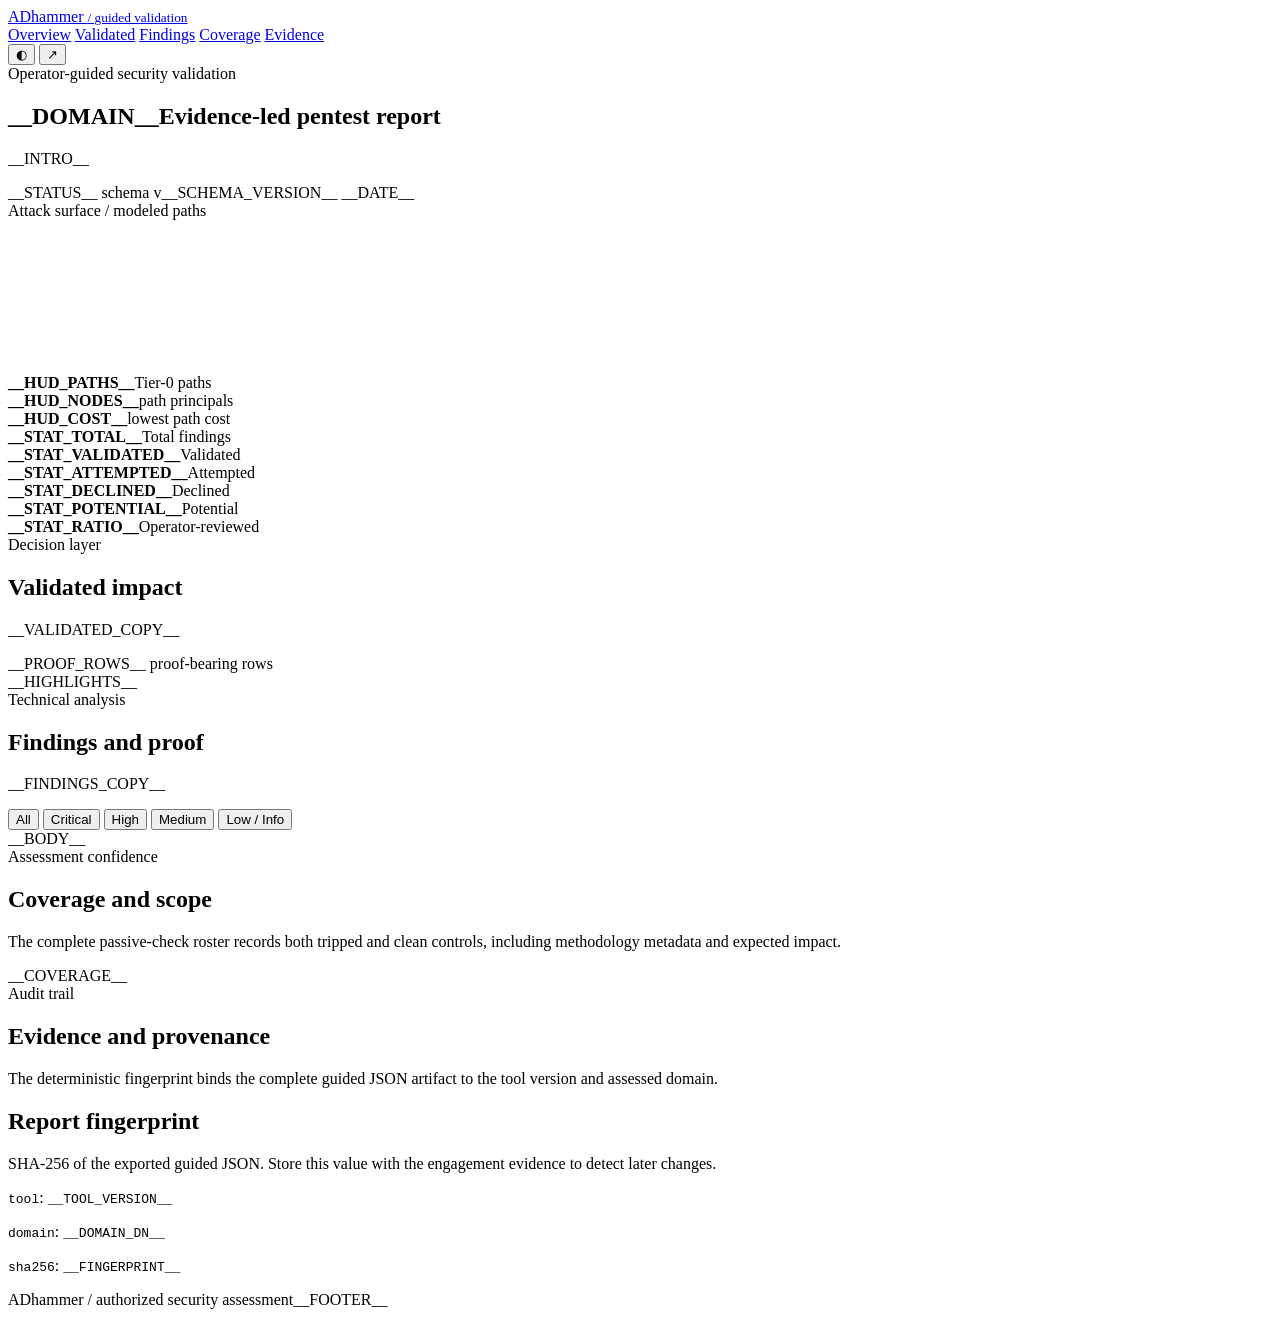
<file: cli/templates/premium_guided_report.html>
<!doctype html>
<html lang="en">
<head>
<meta charset="utf-8">
<meta name="viewport" content="width=device-width,initial-scale=1">
<meta name="color-scheme" content="dark light">
<link rel="icon" href="data:,">
<title>ADhammer guided report — __DOMAIN__</title>
<style>__REPORT_CSS__</style>
</head>
<body>
<div class="page-progress" aria-hidden="true"></div>
<div class="report-page">
  <header class="topbar">
    <a class="brand" href="#overview"><span class="brand-dot"></span><span>ADhammer <small>/ guided validation</small></span></a>
    <nav class="nav" aria-label="Report chapters">
      <a href="#overview">Overview</a>
      <a href="#validated">Validated</a>
      <a href="#findings">Findings</a>
      <a href="#coverage">Coverage</a>
      <a href="#evidence">Evidence</a>
    </nav>
    <div class="toolbar">
      <button class="action-btn theme-toggle" type="button" data-theme-toggle aria-label="Toggle light or dark theme" title="Toggle theme">◐</button>
      <button class="action-btn action-print" type="button" data-print aria-label="Print or export PDF" title="Print / Export PDF">↗</button>
    </div>
  </header>

  <section class="hero" id="overview">
    <div class="hero-copy">
      <div class="eyebrow">Operator-guided security validation</div>
      <h1 class="hero-title">__DOMAIN__<span class="hero-subtitle">Evidence-led pentest report</span></h1>
      <p>__INTRO__</p>
      <div class="hero-meta">
        <span><i class="status-dot"></i>__STATUS__</span>
        <span>schema v__SCHEMA_VERSION__</span>
        <span>__DATE__</span>
      </div>
    </div>
    <div class="hero-visual" aria-label="Observed Active Directory attack paths">
      <div class="graph-shell">
        <div class="graph-kicker">Attack surface / modeled paths</div>
        <canvas class="attack-graph"></canvas>
        <div class="graph-empty" hidden>No direct control path to Tier-0 was present in this report</div>
        <div class="graph-hud">
          <div class="hud-cell"><b>__HUD_PATHS__</b><span>Tier-0 paths</span></div>
          <div class="hud-cell"><b>__HUD_NODES__</b><span>path principals</span></div>
          <div class="hud-cell"><b>__HUD_COST__</b><span>lowest path cost</span></div>
        </div>
      </div>
    </div>
    <div class="metric-grid">
      <div class="metric-card"><b class="metric-value" data-count="__STAT_TOTAL__">__STAT_TOTAL__</b><span class="metric-label">Total findings</span></div>
      <div class="metric-card"><b class="metric-value" data-count="__STAT_VALIDATED__">__STAT_VALIDATED__</b><span class="metric-label">Validated</span></div>
      <div class="metric-card"><b class="metric-value" data-count="__STAT_ATTEMPTED__">__STAT_ATTEMPTED__</b><span class="metric-label">Attempted</span></div>
      <div class="metric-card"><b class="metric-value" data-count="__STAT_DECLINED__">__STAT_DECLINED__</b><span class="metric-label">Declined</span></div>
      <div class="metric-card"><b class="metric-value" data-count="__STAT_POTENTIAL__">__STAT_POTENTIAL__</b><span class="metric-label">Potential</span></div>
      <div class="metric-card"><b class="metric-value">__STAT_RATIO__</b><span class="metric-label">Operator-reviewed</span></div>
    </div>
  </section>

  <main>
    <section class="chapter" id="validated" data-chapter="01">
      <div class="section-head"><div><div class="section-tag">Decision layer</div><h2>Validated impact</h2><p>__VALIDATED_COPY__</p></div><span class="badge outcome-validated">__PROOF_ROWS__ proof-bearing rows</span></div>
      <div class="highlights">__HIGHLIGHTS__</div>
    </section>

    <section class="chapter" id="findings" data-chapter="02">
      <div class="section-head"><div><div class="section-tag">Technical analysis</div><h2>Findings and proof</h2><p>__FINDINGS_COPY__</p></div></div>
      <div class="filter-bar" role="group" aria-label="Filter findings by severity">
        <button class="filter-btn active" type="button" data-filter="all">All</button>
        <button class="filter-btn" type="button" data-filter="critical">Critical</button>
        <button class="filter-btn" type="button" data-filter="high">High</button>
        <button class="filter-btn" type="button" data-filter="medium">Medium</button>
        <button class="filter-btn" type="button" data-filter="low">Low / Info</button>
      </div>
      <div class="findings">__BODY__</div>
    </section>

    <section class="chapter" id="coverage" data-chapter="03">
      <div class="section-head"><div><div class="section-tag">Assessment confidence</div><h2>Coverage and scope</h2><p>The complete passive-check roster records both tripped and clean controls, including methodology metadata and expected impact.</p></div></div>
      __COVERAGE__
    </section>

    <section class="chapter" id="evidence" data-chapter="04">
      <div class="section-head"><div><div class="section-tag">Audit trail</div><h2>Evidence and provenance</h2><p>The deterministic fingerprint binds the complete guided JSON artifact to the tool version and assessed domain.</p></div></div>
      <section class="panel">
        <h2>Report fingerprint</h2>
        <p>SHA-256 of the exported guided JSON. Store this value with the engagement evidence to detect later changes.</p>
        <p><code>tool</code>: <code>__TOOL_VERSION__</code></p>
        <p><code>domain</code>: <code>__DOMAIN_DN__</code></p>
        <p><code>sha256</code>: <code class="fingerprint">__FINGERPRINT__</code></p>
      </section>
    </section>
  </main>

  <footer class="report-footer"><span>ADhammer / authorized security assessment</span><span>__FOOTER__</span></footer>
</div>
<script id="report-graph-data" type="application/json">__GRAPH_DATA__</script>
<script>__REPORT_JS__</script>
</body>
</html>
</file>
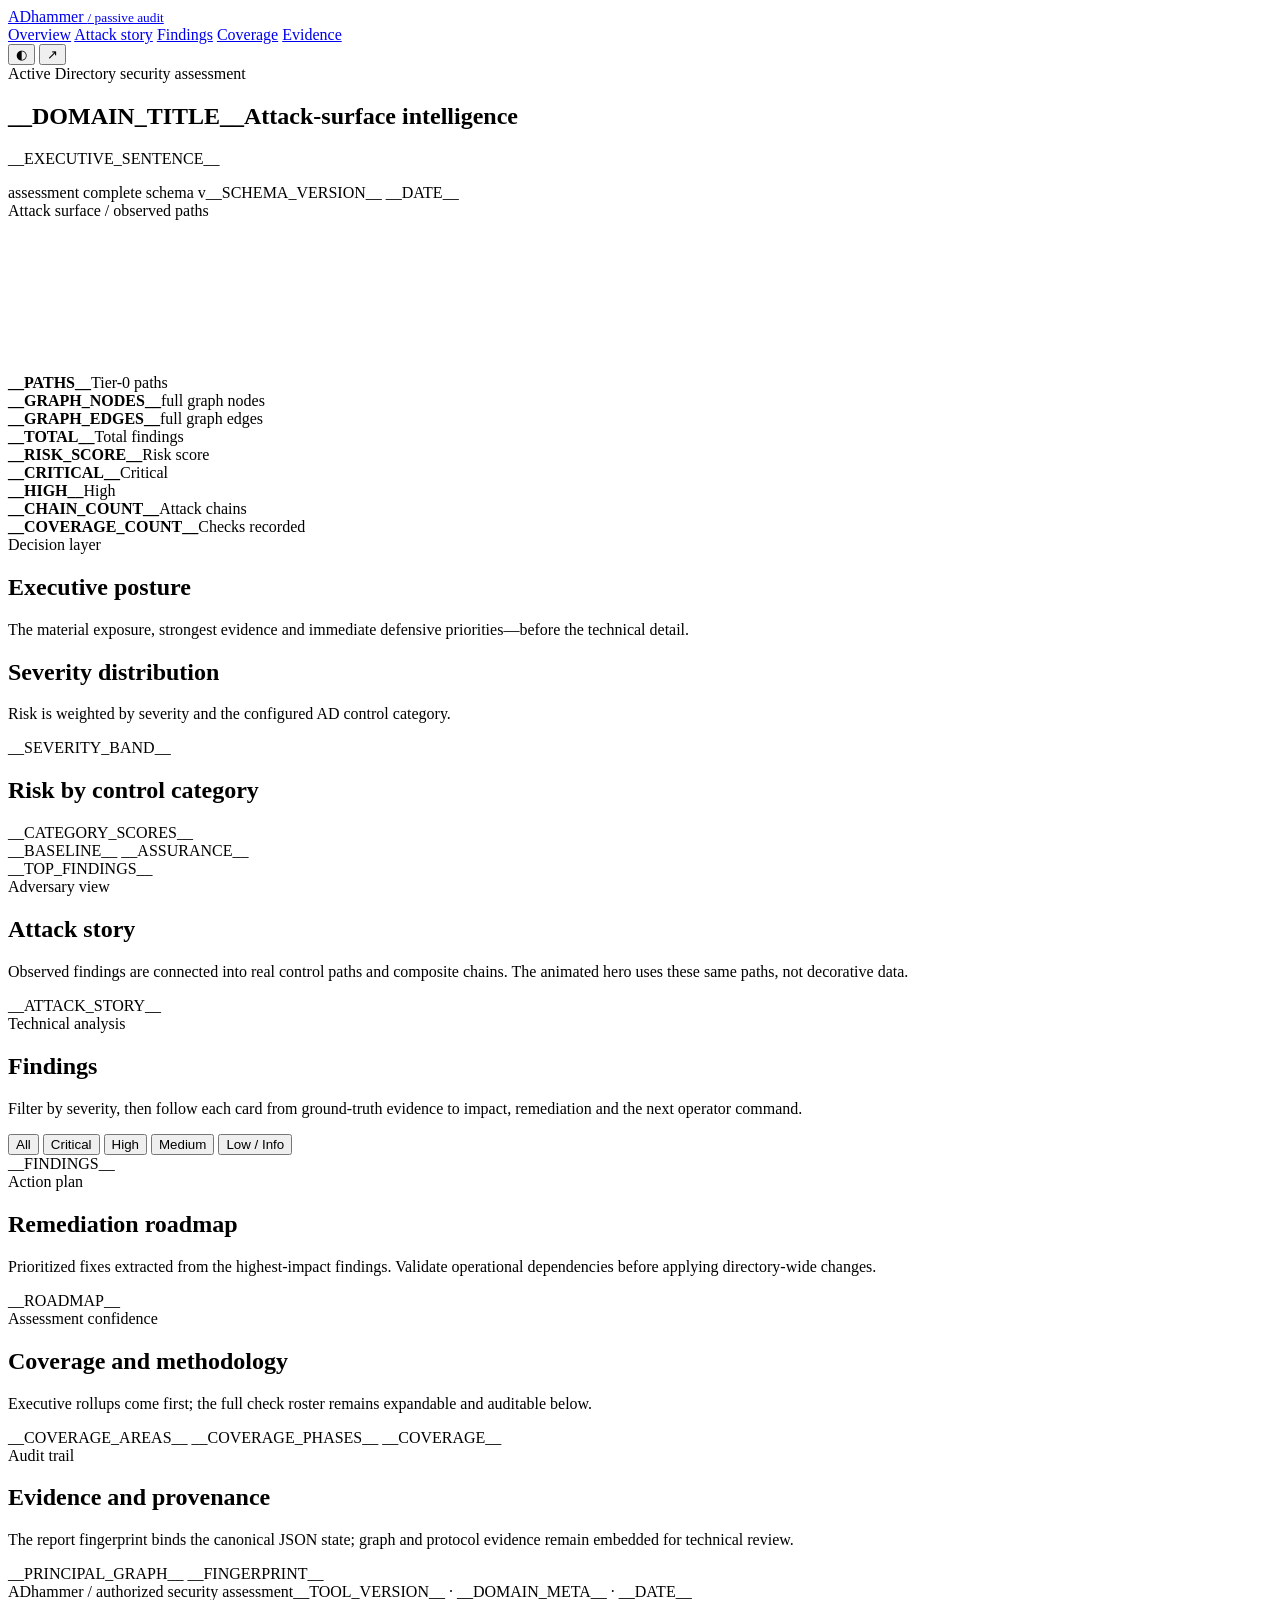
<file: crates/report/templates/premium_passive_report.html>
<!doctype html>
<html lang="en">
<head>
<meta charset="utf-8">
<meta name="viewport" content="width=device-width,initial-scale=1">
<meta name="color-scheme" content="dark light">
<link rel="icon" href="data:,">
<title>ADhammer report — __DOMAIN_TITLE__</title>
<style>__REPORT_CSS__</style>
</head>
<body>
<div class="page-progress" aria-hidden="true"></div>
<div class="report-page">
  <header class="topbar">
    <a class="brand" href="#overview"><span class="brand-dot"></span><span>ADhammer <small>/ passive audit</small></span></a>
    <nav class="nav" aria-label="Report chapters">
      <a href="#overview">Overview</a>
      <a href="#intelligence">Attack story</a>
      <a href="#findings">Findings</a>
      <a href="#coverage">Coverage</a>
      <a href="#evidence">Evidence</a>
    </nav>
    <div class="toolbar">
      <button class="action-btn theme-toggle" type="button" data-theme-toggle aria-label="Toggle light or dark theme" title="Toggle theme">◐</button>
      <button class="action-btn action-print" type="button" data-print aria-label="Print or export PDF" title="Print / Export PDF">↗</button>
    </div>
  </header>

  <section class="hero" id="overview">
    <div class="hero-copy">
      <div class="eyebrow">Active Directory security assessment</div>
      <h1 class="hero-title">__DOMAIN_TITLE__<span class="hero-subtitle">Attack-surface intelligence</span></h1>
      <p>__EXECUTIVE_SENTENCE__</p>
      <div class="hero-meta">
        <span><i class="status-dot"></i>assessment complete</span>
        <span>schema v__SCHEMA_VERSION__</span>
        <span>__DATE__</span>
      </div>
    </div>
    <div class="hero-visual" aria-label="Data-driven attack paths to Tier-0">
      <div class="graph-shell">
        <div class="graph-kicker">Attack surface / observed paths</div>
        <canvas class="attack-graph"></canvas>
        <div class="graph-empty" hidden>No direct control path to Tier-0 was present in this report</div>
        <div class="graph-hud">
          <div class="hud-cell"><b>__PATHS__</b><span>Tier-0 paths</span></div>
          <div class="hud-cell"><b>__GRAPH_NODES__</b><span>full graph nodes</span></div>
          <div class="hud-cell"><b>__GRAPH_EDGES__</b><span>full graph edges</span></div>
        </div>
      </div>
    </div>
    <div class="metric-grid">
      <div class="metric-card"><b class="metric-value" data-count="__TOTAL__">__TOTAL__</b><span class="metric-label">Total findings</span></div>
      <div class="metric-card"><b class="metric-value" data-count="__RISK_SCORE__">__RISK_SCORE__</b><span class="metric-label">Risk score</span></div>
      <div class="metric-card"><b class="metric-value" data-count="__CRITICAL__">__CRITICAL__</b><span class="metric-label">Critical</span></div>
      <div class="metric-card"><b class="metric-value" data-count="__HIGH__">__HIGH__</b><span class="metric-label">High</span></div>
      <div class="metric-card"><b class="metric-value" data-count="__CHAIN_COUNT__">__CHAIN_COUNT__</b><span class="metric-label">Attack chains</span></div>
      <div class="metric-card"><b class="metric-value" data-count="__COVERAGE_COUNT__">__COVERAGE_COUNT__</b><span class="metric-label">Checks recorded</span></div>
    </div>
  </section>

  <main>
    <section class="chapter" id="executive" data-chapter="01">
      <div class="section-head"><div><div class="section-tag">Decision layer</div><h2>Executive posture</h2><p>The material exposure, strongest evidence and immediate defensive priorities—before the technical detail.</p></div></div>
      <div class="executive-grid">
        <section class="panel">
          <h2>Severity distribution</h2>
          <p>Risk is weighted by severity and the configured AD control category.</p>
          __SEVERITY_BAND__
        </section>
        <section class="panel">
          <h2>Risk by control category</h2>
          <div class="score-grid">__CATEGORY_SCORES__</div>
        </section>
      </div>
      __BASELINE__
      __ASSURANCE__
      <div class="priority-grid">__TOP_FINDINGS__</div>
    </section>

    <section class="chapter" id="intelligence" data-chapter="02">
      <div class="section-head"><div><div class="section-tag">Adversary view</div><h2>Attack story</h2><p>Observed findings are connected into real control paths and composite chains. The animated hero uses these same paths, not decorative data.</p></div></div>
      __ATTACK_STORY__
    </section>

    <section class="chapter" id="findings" data-chapter="03">
      <div class="section-head"><div><div class="section-tag">Technical analysis</div><h2>Findings</h2><p>Filter by severity, then follow each card from ground-truth evidence to impact, remediation and the next operator command.</p></div></div>
      <div class="filter-bar" role="group" aria-label="Filter findings by severity">
        <button class="filter-btn active" type="button" data-filter="all">All</button>
        <button class="filter-btn" type="button" data-filter="critical">Critical</button>
        <button class="filter-btn" type="button" data-filter="high">High</button>
        <button class="filter-btn" type="button" data-filter="medium">Medium</button>
        <button class="filter-btn" type="button" data-filter="low">Low / Info</button>
      </div>
      <div class="findings">__FINDINGS__</div>
    </section>

    <section class="chapter" id="remediation" data-chapter="04">
      <div class="section-head"><div><div class="section-tag">Action plan</div><h2>Remediation roadmap</h2><p>Prioritized fixes extracted from the highest-impact findings. Validate operational dependencies before applying directory-wide changes.</p></div></div>
      <div class="roadmap-grid">__ROADMAP__</div>
    </section>

    <section class="chapter" id="coverage" data-chapter="05">
      <div class="section-head"><div><div class="section-tag">Assessment confidence</div><h2>Coverage and methodology</h2><p>Executive rollups come first; the full check roster remains expandable and auditable below.</p></div></div>
      __COVERAGE_AREAS__
      __COVERAGE_PHASES__
      __COVERAGE__
    </section>

    <section class="chapter" id="evidence" data-chapter="06">
      <div class="section-head"><div><div class="section-tag">Audit trail</div><h2>Evidence and provenance</h2><p>The report fingerprint binds the canonical JSON state; graph and protocol evidence remain embedded for technical review.</p></div></div>
      __PRINCIPAL_GRAPH__
      __FINGERPRINT__
    </section>
  </main>

  <footer class="report-footer"><span>ADhammer / authorized security assessment</span><span>__TOOL_VERSION__ · __DOMAIN_META__ · __DATE__</span></footer>
</div>
<script id="report-graph-data" type="application/json">__GRAPH_DATA__</script>
<script>__REPORT_JS__</script>
</body>
</html>
</file>
<file: assets/field-atlas.css>
/* ADhammer Field Atlas — editorial hierarchy over a retained assessment model. */
:root {
  --ink: #101313;
  --ink-2: #171c1c;
  --ink-3: #202828;
  --paper: #edf0eb;
  --paper-2: #e0e5df;
  --white: #f2f3ed;
  --soft: #bdc7c3;
  --muted: #9eada8;
  --proof: #f05b3c;
  --proof-bright: #ff977e;
  --line: rgba(228,239,231,.18);
  --max: 1440px;
}
body::before { display: none; }
.shell { width: min(calc(100% - 80px), var(--max)); }
::selection { background: #f05b3c; color: #101313; }
header { background: #101313; border-bottom: 1px solid var(--line); }
header.scrolled { background: rgba(16,19,19,.96); }
.nav { height: 78px; gap: 24px; }
.brand img { filter: none; }
.nav-links { font-family: var(--display); text-transform: none; font-size: .875rem; letter-spacing: 0; gap: 20px; }
.nav-source { border: 0; padding: 12px 0 12px 14px; font-size: .875rem; }
.motion-toggle { border-radius: 0; font-size: .75rem; padding: 8px 10px; }
.scroll-progress { background: var(--proof); box-shadow: none; height: 3px; }
.eyebrow { color: var(--proof-bright); font-size: .75rem; letter-spacing: .08em; }
.eyebrow::before { width: 8px; height: 8px; }
.hero { display: block; min-height: 0; padding: 110px 0 0; background: #101313; }
.hero::before { background: radial-gradient(ellipse at 82% 57%, #17353a 0, transparent 46%); }
.hero::after { display: none; }
.atlas-masthead { position: relative; z-index: 3; display: flex; align-items: baseline; justify-content: space-between; gap: 0; font-size: clamp(70px, 13.1vw, 200px); font-weight: 800; letter-spacing: -.085em; line-height: .86; padding-bottom: 36px; border-bottom: 1px solid var(--line); }
.atlas-masthead i { color: var(--proof); font-style: normal; font-weight: 400; letter-spacing: -.12em; padding-right: .07em; }
.hero-grid { min-height: 0; grid-template-columns: minmax(0, 1fr) minmax(0, 1fr); grid-template-rows: auto auto; align-items: start; padding-top: 48px; }
.hero-copy { padding: 0; max-width: 580px; }
.hero h1 { margin: 24px 0; max-width: 620px; font-size: clamp(46px, 5vw, 76px); line-height: .98; letter-spacing: -.06em; font-weight: 500; }
.hero h1 span { margin-top: 0; color: var(--white); background: none; font-family: Georgia, 'Times New Roman', serif; font-style: italic; font-weight: 400; letter-spacing: -.065em; }
.hero-lede { max-width: 440px; color: var(--soft); font-size: 1rem; line-height: 1.7; }
.hero-actions { margin-top: 24px; gap: 24px; }
.enter-link { background: var(--proof); color: #101313; font-size: .875rem; letter-spacing: 0; min-height: 50px; padding: 0 20px; }
.enter-link::before { background: #ff9b82; }
.enter-link i { color: #101313; }
.quiet-link { min-height: 44px; font-size: .875rem; padding: 0; color: var(--white); }
.hero-install { max-width: 440px; margin-top: 24px; background: transparent; border: 0; border-top: 1px solid var(--line); border-radius: 0; }
.terminal-label { padding: 12px 0 4px; border: 0; }
.hero-install .command { padding: 4px 0; justify-content: space-between; gap: 6px; }
.hero-install .terminal-next { padding: 0 0 12px; font-size: .75rem; }
.hero-install .copy-button { border-radius: 0; }
.living-stage { inset: 245px 0 120px; }
.living-stage::before { display: none; }
.living-stage::after { background: linear-gradient(90deg, #101313 0 30%, rgba(16,19,19,.5) 47%, transparent 68%); }
.dragon-rig { top: 43%; right: 2%; width: min(55vw, 830px); }
.dragon-aura { opacity: .35; }
.dragon-live-tag { bottom: 13%; left: auto; right: 5%; color: var(--soft); font-size: .75rem; letter-spacing: 0; }
.dragon-live-tag i { display: none; }
.model-index { display: none; }
#living-graph { opacity: .35; }
.hero-facts { grid-column: 2; grid-row: 1; align-self: end; margin: 0 0 36px 48px; background: transparent; grid-template-columns: repeat(2, 1fr); border: 0; }
.hero-fact, .hero-fact + .hero-fact { border: 0; border-top: 1px solid var(--line); padding: 16px 12px 16px 0; }
.hero-fact b { font-family: var(--display); font-size: 1rem; font-weight: 500; }
.hero-fact span { font-size: .75rem; letter-spacing: 0; text-transform: none; }
.hero-rail { position: relative; z-index: 8; inset: auto; display: grid; grid-template-columns: repeat(4,1fr); width: min(calc(100% - 80px),var(--max)); margin: 36px auto 0; padding: 0; border: 0; border-top: 1px solid var(--line); background: transparent; }
.rail-item { min-height: 98px; padding: 24px 20px 24px 0; border: 0; background: none; }
.rail-item + .rail-item { border: 0; padding-left: 20px; }
.rail-item small { font-size: .75rem; }
.rail-item::after { display: none; }
.rail-item b { font-family: var(--display); font-size: 1rem; font-weight: 400; margin-top: 10px; }
.thesis { background: var(--paper); color: #101b19; padding: 100px 0; }
.thesis::before { display: none; }
.atlas-index { display: block; margin-bottom: 56px; font: 500 .75rem/1.5 var(--mono); text-transform: uppercase; letter-spacing: .1em; color: #40534c; }
.thesis-line { margin: 0; font-size: clamp(42px, 6.2vw, 90px); font-weight: 500; line-height: 1.05; letter-spacing: -.065em; }
.thesis-line.muted { color: #687a70; }
.thesis-line .proof-word { font-family: Georgia, 'Times New Roman', serif; font-style: italic; font-weight: 400; color: #b63822; text-shadow: none; }
.thesis-note { margin: 48px 0 0 auto; max-width: 580px; grid-template-columns: 1fr; gap: 12px; }
.thesis-note .eyebrow { color: #a43320; }
.thesis-note p { color: #43554c; font-size: 1rem; }
.engine { background: #101313; padding: 100px 0 120px; border: 0; }
.section-head { grid-template-columns: 1fr 2fr; gap: 48px; align-items: start; margin-bottom: 72px; }
.section-no { font-size: .75rem; color: var(--proof-bright); letter-spacing: .06em; line-height: 1.6; }
.section-head h2 { font-size: clamp(52px,6vw,88px); font-weight: 500; letter-spacing: -.06em; line-height: .98; }
.section-head p { max-width: 570px; font-size: 1rem; }
.engine-story { grid-template-columns: minmax(280px,.65fr) minmax(0,1.35fr); gap: 56px; }
.phase { min-height: 48vh; opacity: .78; padding-left: 0; }
.phase.active { transform: none; }
.phase::before { display: none; }
.phase-top { font-size: .875rem; line-height: 1.5; }
.phase h3 { font-size: clamp(30px,3vw,44px); line-height: 1.08; font-weight: 500; }
.phase p { color: #b5c0ba; }
.phase-tags span { background: none; border: 0; padding: 0 12px 0 0; font-size: .75rem; color: var(--muted); }
.schema-wrap { border: 0; border-top: 1px solid var(--line); border-bottom: 1px solid var(--line); background: #141b1c; box-shadow: none; }
.schema-wrap::before, .schema-wrap::after { display: none; }
.schema-wrap .schema-dragon { display: none; }
.schema-top, .schema-bottom { padding: 0; }
.schema-top { font-size: .75rem; }
.schema-bottom b { font-size: 1.5rem; font-weight: 500; }
.schema-bottom span { font-size: .75rem; line-height: 1.6; }
.theatre-lab-note { font-size: .75rem; letter-spacing: 0; color: #b8c6c2; }
.theatre-route-label { font-size: 15px; }
.theatre-overlay > span { font-size: .75rem; letter-spacing: .03em; line-height: 1.5; color: #aebfb9; }
.theatre-report > span { color: #405e50; }
.theatre-verdict-shift b { font-size: .75rem; }
.theatre-proof dl { font-size: .75rem; }
.theatre-signal-grid b, .theatre-report-formats b { font-size: .75rem; }
.proof-section { padding: 110px 0; background: var(--paper); }
.proof-section::before { display: none; }
.proof-grid { grid-template-columns: minmax(0,.8fr) minmax(0,1.2fr); gap: 72px; }
.proof-copy h2 { font-size: clamp(48px,5.5vw,80px); font-weight: 500; letter-spacing: -.065em; line-height: 1; }
.proof-copy h2 span { color: #a23522; font-family: Georgia,'Times New Roman',serif; font-style: italic; font-weight: 400; }
.proof-copy .eyebrow { color: #9c3321; }
.proof-copy > p { color: #43554c; font-size: 1rem; }
.ledger-link { font-size: .875rem; min-height: 44px; }
.artifact-shell { border-radius: 0; box-shadow: 12px 12px 0 #dce2da; border-color: #9cab9e; }
.artifact-top { border-radius: 0; }
.artifact-tabs { gap: 0; }
.artifact-tab { font-size: .875rem; min-height: 48px; }
.artifact-kicker, .artifact-top, .artifact-record, .artifact-caption { font-size: .75rem; line-height: 1.6; }
.artifact-panel { min-height: 380px; }
.state-card { border-radius: 0; }
.state-card small { font-size: .75rem; }
.route-node b, .route-node span { font-size: .75rem; }
.release-pulse { padding: 100px 0; background: #171e1c; border: 0; }
.release-pulse::before, .release-pulse::after { display: none; }
.release-grid { grid-template-columns: minmax(0,.75fr) minmax(0,1.25fr); gap: 80px; }
.release-lineage { min-height: 0; align-self: start; border: 0; background: none; box-shadow: none; padding: 0; overflow: visible; }
.release-lineage-head { position: static; padding: 0 0 30px; }
.release-lineage-head span { color: var(--proof-bright); font-size: .75rem; }
.release-lineage-head b { color: var(--muted); font-size: .75rem; line-height: 1.5; }
.release-lineage-map { position: static; display: flex; flex-direction: column; }
.release-lineage-visual, .release-lineage-orb { display: none; }
.release-lineage-node { position: relative; inset: auto; display: block; padding: 22px 0; border-top: 1px solid var(--line); transform: none; }
.release-lineage-node:hover { transform: none; }
.release-lineage a.release-lineage-node:hover { transform: none; }
.release-lineage-copy small, .release-lineage-copy em { font-size: .75rem; color: var(--muted); line-height: 1.5; }
.release-lineage-copy strong { font-size: clamp(40px,5vw,72px); color: #d0d8d0; font-weight: 500; }
.release-lineage-current .release-lineage-copy strong { color: var(--proof); font-size: clamp(64px,7vw,106px); }
.release-lineage-status { position: static; display: block; margin-top: 20px; color: var(--muted); font-size: .75rem; line-height: 1.6; }
.release-story { align-self: start; }
.release-story h2 { margin-top: 24px; font-size: clamp(42px,5vw,72px); font-weight: 500; line-height: 1; }
.release-story h2 span { font-family: Georgia,'Times New Roman',serif; font-style: italic; font-weight: 400; color: var(--white); }
.release-facts { background: none; border: 0; display: block; margin-top: 32px; }
.release-fact, .release-fact + .release-fact { min-height: 0; padding: 18px 0; border: 0; border-top: 1px solid var(--line); display: grid; grid-template-columns: 1fr 1.2fr; gap: 20px; }
.release-fact strong { font-size: 1.25rem; line-height: 1.3; font-weight: 500; }
.release-fact span { margin: 0; font-family: var(--display); font-size: .875rem; line-height: 1.6; text-transform: none; }
.release-boundary { display: block; padding: 20px 0; border: 0; border-top: 1px solid var(--line); background: none; }
.release-boundary b { font-size: .75rem; }
.release-boundary p { font-size: .875rem; margin-top: 8px; color: var(--soft); font-family: var(--display); }
.release-distribution-note { padding: 0; border: 0; background: none; }
.release-distribution-note span { font-size: .75rem; color: var(--teal); }
.release-distribution-note p { font-size: .875rem; line-height: 1.7; font-family: var(--display); color: var(--soft); }
.release-link { font-size: .8125rem; }
.benchmarks { padding: 110px 0; background: #101313; }
.benchmarks::before { display: none; }
.bench-head { max-width: none; margin-bottom: 52px; }
.bench-head h2 { font-size: clamp(44px,5.5vw,80px); font-weight: 500; line-height: 1.04; }
.bench-head p { font-size: 1rem; }
.race-panel { background: transparent; border: 0; border-top: 1px solid var(--line); padding: 30px 0; min-height: 0; backdrop-filter: none; }
.race-number { font-size: clamp(58px,7vw,100px); margin-top: 40px; font-weight: 500; }
.race-number small { display: block; margin-top: 16px; font-family: var(--mono); font-size: .75rem; line-height: 1.5; letter-spacing: 0; }
.race-number span { color: var(--proof); }
.race-title { font-size: clamp(24px,3vw,36px); }
.race-top, .race-sub, .race-bar-head, .bench-choice small { font-size: .75rem; line-height: 1.6; }
.race-bars { margin-top: 32px; }
.race-fill { background: var(--proof); box-shadow: none; }
.race-disclaimer { font-size: .875rem; margin-top: 30px; }
.bench-choice { opacity: .8; min-height: 100px; }
.matrix-details { border-left: 0; border-right: 0; }
.matrix-details summary { font-size: .875rem; padding-inline: 0; }
.matrix-table { font-size: .75rem; }
.coverage { padding: 100px 0; background: var(--paper); }
.coverage::before { display: none; }
.coverage-head { margin-bottom: 60px; }
.coverage-head h2 { font-size: clamp(44px,5.5vw,80px); font-weight: 500; line-height: 1; }
.coverage-score { font-family: Georgia,'Times New Roman',serif; font-weight: 400; font-style: italic; font-size: clamp(64px,7vw,110px); color: #a23522; }
.coverage-layout { grid-template-columns: minmax(0,1.2fr) minmax(0,.8fr); gap: 72px; align-items: start; }
.esc-orbit { display: grid; grid-template-columns: repeat(4,minmax(0,1fr)); gap: 1px; aspect-ratio: auto; width: 100%; background: #9daea2; border: 1px solid #9daea2; }
.esc-orbit::before, .esc-orbit::after { display: none; }
.esc-core { position: static; display: grid; grid-column: 1 / -1; border: 0; border-radius: 0; background: #dfe6dd; box-shadow: none; text-align: left; justify-items: start; padding: 22px; }
.esc-core b { font-size: 1.125rem; font-weight: 500; }
.esc-core span { font-size: .75rem; line-height: 1.5; color: #40534c; }
.esc-node { position: relative; inset: auto; width: 100%; height: 98px; transform: none; border: 0; border-radius: 0; background: var(--paper); font-size: 1rem; text-align: left; padding: 18px; color: #233e32; }
.esc-node::after { right: 14px; top: 18px; bottom: auto; border: 0; width: 6px; height: 6px; border-radius: 0; }
.esc-node::before { content: attr(data-level); display: block; position: absolute; left: 18px; bottom: 12px; font: 400 .75rem/1.3 var(--mono); color: #4c6054; }
.esc-node:hover, .esc-node[aria-pressed="true"] { box-shadow: inset 0 -3px var(--status-color); background: #fff; }
.esc-node[data-level="out"] { opacity: 1; background: #e2e5df; color: #5b6e62; }
.esc-info { position: sticky; top: 120px; }
.esc-info-kicker, .esc-legend span, .esc-note { font-size: .75rem; line-height: 1.6; color: #465c4d; }
.esc-info h3 { font-weight: 500; line-height: 1.05; }
.esc-info > p { color: #43554c; }
.protocols { background: #101313; padding: 100px 0; }
.protocol-head h2 { font-size: clamp(44px,5.5vw,80px); line-height: 1; font-weight: 500; }
.protocol-head p { font-size: 1rem; }
.stack-map { display: block; min-height: 0; padding: 0; border: 0; background: transparent; }
.stack-map::before, .stack-map::after, .stack-core { display: none; }
.stack-map .stack-node { display: grid; grid-template-columns: .65fr 1.05fr 1.2fr .8fr; align-items: start; gap: 24px; min-height: 0; padding: 28px 0; border: 0; border-top: 1px solid var(--line); background: transparent; backdrop-filter: none; transform: none; }
.stack-node small { color: var(--proof-bright); font-size: .75rem; }
.stack-node b { margin: 0; font-family: var(--display); font-size: 1.125rem; line-height: 1.4; font-weight: 500; }
.stack-node p { margin: 0; font-size: 1rem; }
.stack-node a { margin: 0; padding: 0; font-size: .875rem; line-height: 1.6; color: var(--teal); }
.stack-docs { display: flex; flex-wrap: wrap; gap: 8px 16px; }
.stack-node:hover { background: transparent; }
.stack-foot { margin-top: 20px; border: 0; border-top: 1px solid var(--line); gap: 28px; }
.stack-principle, .stack-principle + .stack-principle { border: 0; padding: 28px 0; }
.stack-principle p { font-size: .875rem; }
.final { min-height: 0; padding: 90px 0 100px; background: #ed603f; color: #171c18; border: 0; }
.final::before, .final-mark { display: none; }
.final-inner { text-align: left; }
.final .eyebrow { color: #3d241a; }
.final h2 { margin: 28px 0; font-size: clamp(64px,9vw,136px); line-height: .92; letter-spacing: -.065em; font-weight: 500; }
.final h2 span { background: none; color: #171c18; font-family: Georgia,'Times New Roman',serif; font-style: italic; font-weight: 400; }
.final p { margin: 0; max-width: 600px; color: #31281e; font-size: 1rem; }
.final-links { justify-content: flex-start; }
.final-link { border-color: #5c3322; color: #171c18; font-size: .875rem; }
.final-link.primary { background: #171c18; border-color: #171c18; color: #f6f2e9; }
.final-link i { color: inherit; }
.final-link:hover { border-color: #171c18; background: #ffb19b; }
.final-link.primary:hover { background: #273b30; color: #fff; }
.final .command { margin: 28px 0 0; border: 1px solid #5c3322; border-radius: 0; background: transparent; color: #171c18; }
.final .command code, .final .copy-button { color: #171c18; }
.final .copy-button { border-color: #5c3322; border-radius: 0; }
footer { padding: 40px 0; background: #101313; }
.footer-main { gap: 30px; }
.footer-links { font-size: .875rem; text-transform: none; letter-spacing: 0; flex-wrap: wrap; }
.authorization { font-size: .875rem; color: var(--soft); }
.footer-legal { font-size: .75rem; color: var(--muted); }
@media (min-width: 1600px) { .living-stage { top: 300px; } }
@media (max-width: 1100px) {
  .nav { gap: 14px; }
  .nav-links { gap: 12px; font-size: .8125rem; }
  .shell, .hero-rail { width: calc(100% - 48px); }
  .hero-facts { margin-left: 28px; }
  .engine-story { gap: 32px; }
  .proof-grid, .coverage-layout, .release-grid { gap: 40px; }
  .stack-map .stack-node { grid-template-columns: .7fr 1fr 1.2fr; }
  .stack-node > a, .stack-docs { grid-column: 2 / -1; }
}
@media (max-width: 900px) {
  .nav-links { display: none; }
  .motion-toggle { margin-left: auto; }
  .hero-grid { grid-template-columns: minmax(0, 1fr) minmax(0, .7fr); }
  .hero-facts { grid-template-columns: 1fr; }
  .dragon-live-tag { display: none; }
  .section-head { grid-template-columns: 1fr; gap: 22px; }
  .engine-story { display: flex; flex-direction: column; }
  .schema-wrap { order: -1; z-index: 10; width: 100%; height: 45svh; min-height: 360px; top: 78px; }
  .phase-list { width: 100%; }
  .phase { min-height: 42vh; }
  .phase:not(.active) { opacity: .78; }
  .proof-grid, .release-grid, .coverage-layout, .protocol-head { grid-template-columns: 1fr; gap: 48px; }
  .proof-copy, .esc-info { position: static; }
  .release-lineage-map { display: grid; grid-template-columns: repeat(3,1fr); gap: 24px; }
  .release-lineage-copy strong, .release-lineage-current .release-lineage-copy strong { font-size: clamp(32px,6vw,52px); }
  .release-lineage-status { grid-column: 1 / -1; }
  .bench-layout { grid-template-columns: 1fr; gap: 30px; }
  .race-panel { position: static; }
  .stack-foot { grid-template-columns: repeat(2,1fr); }
}
@media (max-width: 640px) {
  .shell, .hero-rail { width: calc(100% - 36px); }
  .nav { height: 68px; gap: 10px; }
  .brand { font-size: .8125rem; gap: 5px; }
  .brand img { width: 28px; height: 28px; }
  .nav-source { padding-left: 0; font-size: .8125rem; }
  .motion-toggle { font-size: .75rem; padding: 8px; }
  .nav-source span { display: inline; }
  .hero { padding-top: 100px; }
  .atlas-masthead { font-size: 12.6vw; padding-bottom: 22px; }
  .hero-grid { display: block; padding-top: 250px; min-height: 0; }
  .living-stage { inset: 140px 0 auto; height: 310px; }
  .living-stage::after { background: linear-gradient(0deg, #101313, transparent 30%); }
  .dragon-rig { width: min(90vw, 530px); right: 3%; top: 48%; }
  .hero-copy { max-width: none; }
  .hero h1 { font-size: clamp(46px, 11vw, 70px); }
  .hero h1 span { display: inline; margin-left: .1em; }
  .hero-lede, .hero-install { max-width: none; }
  .hero-actions { gap: 16px; }
  .hero-facts { margin: 24px 0 0; grid-template-columns: repeat(2,1fr); }
  .hero-rail { grid-template-columns: repeat(2,1fr); margin-top: 16px; }
  .rail-item, .rail-item + .rail-item { padding: 18px 8px 18px 0; min-height: 88px; border-top: 1px solid var(--line); }
  .hero-rail { border-top: 0; }
  .thesis { padding: 64px 0; }
  .atlas-index { margin-bottom: 36px; }
  .thesis-note { margin-top: 32px; }
  .engine, .proof-section, .release-pulse, .benchmarks, .coverage, .protocols { padding: 64px 0; }
  .hero-actions { flex-direction: row; align-items: center; }
  .section-head { margin-bottom: 40px; }
  .schema-wrap { top: 68px; min-height: 300px; height: 42svh; }
  .schema-top, .schema-bottom { padding: 0; }
  .schema-top { font-size: .75rem; letter-spacing: 0; }
  .theatre-lab-note { font-size: .75rem; }
  .schema-bottom b { font-size: 1.125rem; }
  .theatre-report p { font-size: .875rem; }
  .theatre-proof dl { grid-template-columns: 72px 1fr; }
  .artifact-shell { box-shadow: 6px 6px 0 #dce2da; }
  .artifact-panel { min-height: 0; }
  .release-lineage-map { gap: 12px; }
  .release-lineage-copy small, .release-lineage-copy em { font-size: .75rem; }
  .release-lineage-copy strong, .release-lineage-current .release-lineage-copy strong { font-size: clamp(25px,6.7vw,40px); }
  .release-fact, .release-fact + .release-fact { grid-template-columns: 1fr; gap: 8px; }
  .coverage-head { grid-template-columns: 1fr; gap: 30px; }
  .coverage-score { justify-self: start; }
  .esc-node { padding: 12px; font-size: .875rem; height: 90px; }
  .esc-node::before { left: 12px; font-size: .75rem; }
  .esc-node::after { right: 9px; top: 15px; width: 4px; height: 4px; }
  .stack-map .stack-node { grid-template-columns: 1fr; gap: 12px; }
  .stack-node > a, .stack-docs { grid-column: auto; }
  .stack-foot { gap: 20px; }
  .final { padding: 64px 0; }
  .final h2 { font-size: clamp(56px,12vw,88px); }
  .final-links { gap: 10px; }
  .final .command { flex-wrap: wrap; gap: 12px; }
  .footer-main { align-items: flex-start; }
}
</file>
<file: assets/entrance.css>
/* One uninterrupted introduction; the document keeps native scrolling. */
.cinema-hero { height: 180svh; padding: 0; overflow: visible; border: 0; background: #070d10; }
.cinema-hero::before, .cinema-hero::after { display: none; }
.entrance-viewport { --journey: 0; position: sticky; top: 0; height: 100svh; min-height: 640px; overflow: hidden; isolation: isolate; background: radial-gradient(ellipse at 50% 38%, #153139 0, #0b171c 32%, #070d10 72%); }
.cinema-hero .living-stage { inset: 0; width: 100%; height: 100%; opacity: 1; z-index: 1; }
.cinema-hero .living-stage::before { display: none; }
.cinema-hero .living-stage::after { inset: 0; background: linear-gradient(0deg, #070d10 0, rgba(7,13,16,.85) 12%, transparent 52%, rgba(7,13,16,.24) 100%); }
.cinema-hero .dragon-rig { top: 36%; right: 50%; margin-right: max(-330px,-24vw); width: min(48vw,660px); opacity: calc(.7 - var(--journey) * .56); scale: calc(1 - var(--journey) * .24); transition: opacity .15s linear; }
.cinema-hero .dragon-body { opacity: .8; }
.cinema-hero .dragon-glint { opacity: .12; }
.cinema-hero .dragon-aura { opacity: .18; }
.cinema-hero .dragon-current, .cinema-hero .dragon-heart, .cinema-hero .dragon-live-tag, .cinema-hero .model-index { display: none; }
.cinema-hero #living-graph { opacity: 1; z-index: 3; }
.entrance-copy { position: absolute; z-index: 6; left: 24px; right: 24px; bottom: max(100px,12svh); text-align: center; transform: translateY(calc(var(--journey) * 12px)); }
.entrance-kicker { color: #b5c8c9; margin: 0 0 18px; font: 400 .75rem/1.6 var(--mono); letter-spacing: .14em; text-transform: uppercase; }
.cinema-hero h1 { margin: 0; max-width: none; color: #edf4f1; font-size: clamp(42px,6.8vw,96px); line-height: 1; font-weight: 500; letter-spacing: -.065em; }
.cinema-hero h1 .entrance-slash { display: inline; margin: 0; color: #f8795b; font-family: var(--display); font-style: normal; font-weight: 400; letter-spacing: -.12em; padding-right: .1em; background: none; }
.entrance-description { margin: 20px auto 0; max-width: 500px; color: #bacdcd; font-size: 1rem; line-height: 1.7; }
.entrance-actions { display: flex; justify-content: center; align-items: center; flex-wrap: wrap; gap: 12px 30px; margin-top: 24px; }
.entrance-actions a { display: inline-flex; align-items: center; gap: 24px; min-height: 48px; padding: 8px 0; font-size: .875rem; }
.entrance-explore { color: #f5f5eb; border-bottom: 1px solid #f8795b; }
.entrance-explore span { color: #f8795b; }
.entrance-install { color: #bfd3d2; }
.entrance-actions a:hover { color: #ffab92; }
.entrance-footer { position: absolute; inset: auto 40px 22px; display: flex; justify-content: space-between; align-items: center; gap: 20px; z-index: 6; font: 400 .75rem/1.6 var(--mono); color: #95abae; }
.entrance-footer a { display: inline-flex; min-height: 44px; align-items: center; color: #dae7df; font-size: .875rem; white-space: nowrap; }
.entrance-route-note { position: absolute; z-index: 6; top: 19%; left: 24px; right: 24px; text-align: center; opacity: clamp(0,calc(var(--journey) * 2 - .35),1); pointer-events: none; }
.entrance-route-note span { display: block; color: #ffab92; font: 400 .75rem/1.6 var(--mono); }
.entrance-route-note b { display: block; margin-top: 8px; color: #e3edeb; font-size: 1.125rem; font-weight: 400; }
header.at-entrance { border-color: transparent; background: linear-gradient(#070d10d9,transparent); }
header.at-entrance .nav-links { display: none; }
header.at-entrance .motion-toggle { margin-left: auto; }
header.at-entrance .brand img { display: none; }
header.at-entrance .nav-source { margin-left: 0; }
html[data-motion="paused"] .entrance-copy { transform: none; }
html[data-motion="paused"] .entrance-route-note { opacity: 0; }
html:not(.js) .cinema-hero { height: auto; }
html:not(.js) .entrance-viewport { position: relative; }
.entrance-static.cinema-hero { height: auto; }
.entrance-static .entrance-viewport { position: relative; }
@media (max-width: 640px) {
  .cinema-hero { height: 155svh; padding: 0; }
  .entrance-viewport { min-height: 680px; }
  .cinema-hero .dragon-rig { width: min(86vw,500px); margin-right: max(-250px,-43vw); top: 33%; }
  .entrance-copy { left: 18px; right: 18px; bottom: 100px; }
  .cinema-hero h1 { font-size: clamp(38px,9.5vw,60px); }
  .entrance-kicker { letter-spacing: .08em; }
  .entrance-description { max-width: 340px; }
  .entrance-footer { inset: auto 18px 14px; gap: 18px; }
  .entrance-footer > span { max-width: 190px; }
  .entrance-route-note { top: 17%; }
}
@media (max-height: 600px) and (min-width: 641px) {
  .entrance-viewport { min-height: 540px; }
  .cinema-hero .dragon-rig { top: 38%; right: 25%; width: 38vw; margin-right: -19vw; }
  .entrance-copy { right: 48%; bottom: 90px; }
  .cinema-hero h1 { font-size: 4.8vw; }
  .entrance-route-note { display: none; }
}
@media (prefers-reduced-motion: reduce) {
  .cinema-hero { height: auto; }
  .entrance-viewport { position: relative; }
}
</file>
<file: assets/journey.css>
/* Shared route identity; quiet graph chrome; readable mobile evidence. */
.journey-inspector { margin-top: 48px; border-top: 1px solid var(--line); padding-top: 40px; }
.journey-heading { display: flex; justify-content: space-between; gap: 24px; align-items: end; margin-bottom: 28px; }
.journey-heading h3 { font-size: clamp(28px,3vw,42px); line-height: 1.15; letter-spacing: -.045em; font-weight: 500; margin: 16px 0 0; }
.journey-state { color: #acdce6; font: 400 .875rem/1.6 var(--mono); }
.journey-state[data-tone="possible"] { color: #ffac95; }
.journey-state[data-tone="pending"] { color: #f4c573; }
.journey-state[data-tone="proven"] { color: #82e4b2; }
.journey-nodes { display: grid; grid-template-columns: repeat(4,minmax(0,1fr)); gap: 1px; border: 1px solid #364743; background: #364743; }
.journey-nodes button { position: relative; min-height: 140px; padding: 22px; border: 0; text-align: left; background: #141e1e; color: #eef3ef; cursor: pointer; }
.journey-nodes small { display: block; font: 400 .75rem/1.6 var(--mono); color: #a7bab6; }
.journey-nodes b { display: block; margin-top: 16px; font-size: 1.125rem; font-weight: 500; }
.journey-nodes button > span { display: block; margin-top: 8px; color: #a7bab6; font-size: .875rem; }
.journey-nodes button[aria-pressed="true"] { background: #26332e; box-shadow: inset 0 -3px #f8795b; }
.journey-nodes button:hover { background: #26332e; }
.journey-nodes button:focus-visible { outline: 2px solid #f8795b; outline-offset: -5px; }
.journey-detail { display: grid; grid-template-columns: 1fr 1fr; gap: 48px; padding: 32px 0; min-height: 240px; }
.journey-detail span { color: #ffac95; font: 400 .75rem/1.6 var(--mono); text-transform: uppercase; letter-spacing: .06em; }
.journey-detail h4 { font-size: 1.5rem; font-weight: 500; margin: 12px 0; }
.journey-detail p { color: #bdc7c3; font-size: 1rem; line-height: 1.75; margin: 12px 0 0; max-width: 600px; }
.journey-handoff { display: flex; justify-content: space-between; gap: 24px; align-items: center; border-top: 1px solid var(--line); padding: 20px 0; }
.journey-handoff > span { font-size: .75rem; color: #a7bab6; }
.journey-handoff a { font-size: .875rem; color: #eef3ef; min-height: 44px; display: inline-flex; align-items: center; gap: 18px; }
.journey-handoff a span { color: #f8795b; }
.journey-source { border-top: 1px solid #aebcaf; margin-top: 36px; padding-top: 24px; }
.journey-source > span { color: #586c5d; font: 400 .75rem/1.6 var(--mono); }
.journey-source h3 { font-size: 1.375rem; line-height: 1.3; font-weight: 500; margin: 16px 0; }
.journey-source p { color: #43554c; font-size: .875rem; line-height: 1.75; }
.journey-source a { color: #963620; text-decoration: underline; text-underline-offset: 4px; font-size: .875rem; line-height: 1.7; }
.journey-selection { color: #43554c; font-size: .875rem; border-left: 2px solid #ad3f28; padding-left: 12px; }
.route-node.selected { background: #dde7dc; outline: 1px solid #9dad9b; outline-offset: 8px; }
.schema-wrap[data-scene="2"][data-verdict="proven"] { --scene-accent: 130,228,178; }
.schema-wrap[data-scene="1"] .theatre-route-current { stroke: #f8795b; }
.state-card.proven { border-color: #78a78a; background: #e3eee4; }
.state-card.proven b, .artifact-record .proof-value { color: #23653f; }
.schema-wrap[data-scene="2"][data-verdict="proven"] .theatre-route-current { stroke: #82e4b2; filter: none; }
.schema-wrap[data-scene="2"][data-verdict="proven"] .theatre-route-node { stroke: #82e4b2; filter: none; }
.schema-wrap[data-scene="2"][data-verdict="proven"] .theatre-verdict-shift .proven { color: #82e4b2; border-color: #5d9e7d; box-shadow: none; background: #1b3329; }
.theatre-proof { display: none; }
.theatre-route-visual { pointer-events: none; }
html[data-selected-node="0"] .theatre-route-node:nth-of-type(1),
html[data-selected-node="1"] .theatre-route-node:nth-of-type(2),
html[data-selected-node="2"] .theatre-route-node:nth-of-type(3),
html[data-selected-node="3"] .theatre-route-node:nth-of-type(4) { stroke: #ffd6b9; stroke-width: 4; fill: #f8795b; }
.dragon-glint, .dragon-body { animation: none; }
.dragon-float { animation-duration: 12s; }
@media (max-width: 900px) {
  .journey-nodes { grid-template-columns: repeat(2,minmax(0,1fr)); }
  .journey-heading { display: block; }
  .journey-state { display: block; margin-top: 18px; }
  .schema-wrap { height: 390px; min-height: 390px; }
  .schema-bottom { bottom: 18px; }
  .schema-bottom b { font-size: 1.125rem; }
  .schema-top { font-size: .75rem; letter-spacing: 0; }
  .theatre-report { top: 80px; padding: 14px; }
  .theatre-report > span { font-size: .75rem; }
  .theatre-report p { font-size: .875rem; }
  .theatre-report-formats { margin-top: 10px; }
}
@media (max-width: 640px) {
  .journey-inspector { padding-top: 28px; margin-top: 24px; }
  .journey-nodes button { min-height: 130px; padding: 16px; }
  .journey-nodes b { font-size: 1rem; overflow-wrap: anywhere; }
  .journey-detail { grid-template-columns: 1fr; gap: 28px; min-height: 0; }
  .journey-handoff { display: block; }
  .journey-handoff a { margin-top: 12px; }
  .theatre-verdict { top: 74px; }
  .theatre-report { top: 72px; }
  .theatre-report-formats b { padding: 4px 6px; font-size: .75rem; }
  .theatre-intake { top: 76px; }
  .schema-wrap { top: 68px; }
}
@media (max-height: 650px) and (max-width: 900px) {
  .schema-wrap { position: relative; top: 0; }
}
</file>
<file: assets/frozen-evidence.css>
/* Frozen evidence: a light-revealed diagram, followed by an ivory case file. */
.frozen-lab { --reveal: 40%; padding: 100px 0 72px; background: #0d171a; border-top: 1px solid #34474c; scroll-margin-top: 96px; }
.frozen-heading { display: grid; grid-template-columns: 1.5fr 1fr; gap: 64px; align-items: end; margin-bottom: 48px; }
.frozen-heading h2 { margin: 20px 0 0; font-size: clamp(38px,4.7vw,70px); line-height: 1.08; letter-spacing: -.055em; font-weight: 500; }
.frozen-heading h2 em { color: #b9e8ed; font-family: Georgia,serif; font-weight: 400; }
.frozen-heading > p { color: #b8c8cb; font-size: 1rem; line-height: 1.75; max-width: 410px; margin: 0; }
.frozen-workbench { display: grid; grid-template-columns: minmax(0,1.45fr) minmax(0,1fr); border: 1px solid #42585d; }
.frozen-specimen { min-width: 0; display: flex; flex-direction: column; background: linear-gradient(145deg,#263f47,#14272e 44%,#0e1c22); }
.frozen-caption { display: flex; flex-wrap: wrap; justify-content: space-between; gap: 12px; padding: 24px 28px; font: .75rem/1.6 var(--mono); color: #c2d8dc; }
.frozen-field { position: relative; overflow: hidden; isolation: isolate; margin: auto 0; }
.frozen-field::before { content: ''; position: absolute; inset: 0; pointer-events: none; z-index: 1; background: linear-gradient(110deg,transparent 30%,#c8f1f20b 30.2%,transparent 63%),linear-gradient(165deg,#c1e9ed08,transparent 65%); box-shadow: inset 0 1px #ddffff12,inset 0 -1px #ddffff12; }
.frozen-graph { width: 100%; height: auto; display: block; overflow: visible; }
.frozen-graph path { fill: none; stroke-linecap: round; stroke-linejoin: round; }
.frozen-uncertain { stroke: #728f99; fill: #182c33; opacity: .42; }
.frozen-uncertain path { stroke-width: 1; stroke-dasharray: 3 7; }
.frozen-base path { stroke: #62808c; stroke-width: 2; opacity: .45; }
.frozen-focus { clip-path: inset(0 calc(100% - var(--reveal)) 0 0); }
.frozen-focus path { stroke: #b5eff5; stroke-width: 3; transition: stroke .3s,opacity .3s; }
.frozen-points circle { stroke: #b5e8ed; stroke-width: 2; fill: #1b333d; transition: fill .3s,stroke .3s; }
.frozen-labels { fill: #e1edf0; font: 16px var(--mono); text-anchor: middle; }
.frozen-scan { position: absolute; inset: 0; pointer-events: none; background: linear-gradient(90deg,transparent calc(var(--reveal) - 12%),#b5eff511 calc(var(--reveal) - 2%),#d8ffff5c var(--reveal),transparent calc(var(--reveal) + .3%)); }
.frozen-reveal-control { padding: 24px 28px 16px; border-top: 1px solid #42585d; display: grid; grid-template-columns: 1fr; gap: 12px; }
.frozen-reveal-control label { font-size: .875rem; color: #d9edf0; }
.frozen-reveal-control input { width: 100%; min-width: 0; height: 30px; margin: 0; accent-color: #b5eff5; cursor: ew-resize; }
.frozen-reveal-control span { color: #b0c7cd; font-size: .875rem; }
.frozen-text-route { margin: 0; padding: 0 28px 24px; color: #b0c7cd; font: .75rem/1.8 var(--mono); overflow-wrap: anywhere; }
.frozen-console { background: #132125; border-left: 1px solid #42585d; padding: 32px; min-width: 0; }
.frozen-console-index { color: #b0c7cd; font: .75rem/1.6 var(--mono); }
.frozen-console h3 { font-size: clamp(28px,2.8vw,40px); line-height: 1.12; letter-spacing: -.04em; font-weight: 500; margin: 28px 0 18px; }
.frozen-console > p { color: #b8c8cb; font-size: 1rem; line-height: 1.7; }
.frozen-actions { display: grid; gap: 12px; margin-top: 28px; }
.frozen-actions[hidden], #frozen-reset[hidden] { display: none; }
.frozen-actions button { display: flex; justify-content: space-between; align-items: center; gap: 12px; min-height: 52px; padding: 14px 18px; font: 500 .9375rem/1.5 var(--display); text-align: left; border: 1px solid #73878b; color: #eff6f4; background: transparent; cursor: pointer; }
.frozen-actions button:hover { background: #2c3d40; }
#frozen-attach[aria-pressed="true"] { color: #a0ecc2; border-color: #75b694; }
#frozen-break { background: #f8795b; color: #181513; border-color: #f8795b; }
#frozen-break:hover { background: #ffac95; }
.frozen-actions label { font-size: .875rem; color: #b8c8cb; margin-top: 10px; }
.frozen-actions select { width: 100%; min-width: 0; min-height: 48px; padding: 12px; background: #132125; border: 1px solid #73878b; color: #eff6f4; font: .875rem var(--display); color-scheme: dark; }
.frozen-outcome { border-top: 1px solid #42585d; padding-top: 24px; margin-top: 28px; }
.frozen-outcome > span { color: #f6cd89; font: .875rem/1.6 var(--mono); }
.frozen-outcome p { font-size: 1rem; line-height: 1.7; color: #e0e9e8; margin: 10px 0 0; }
.frozen-console .frozen-boundary { font-size: .875rem; color: #b8c8cb; }
#frozen-reset { border: 0; border-bottom: 1px solid #8da9ae; padding: 10px 0; background: transparent; color: #d9edf0; font: .875rem/1.6 var(--display); cursor: pointer; min-height: 44px; }
.frozen-lab :is(button,input,select):focus-visible { outline: 2px solid #fff0c9; outline-offset: 5px; }
.frozen-footnote { color: #a5bbc0; font-size: .875rem; line-height: 1.75; max-width: 920px; margin: 24px 0 0; }
.frozen-lab[data-evidence="attached"] .frozen-focus { clip-path: none; }
.frozen-lab[data-evidence="attached"] .frozen-focus path { stroke: #89dcb0; }
.frozen-lab[data-evidence="attached"] .frozen-points circle { stroke: #89dcb0; fill: #244b3d; }
.frozen-lab[data-evidence="attached"] .frozen-outcome > span { color: #a0ecc2; }
.frozen-lab:not([data-cut="none"]) .frozen-focus { clip-path: none; }
.frozen-lab[data-cut="identity"] [data-frozen-edge="identity"],
.frozen-lab[data-cut="delegation"] [data-frozen-edge="delegation"] { stroke: #ffad98; stroke-dasharray: 4 15; opacity: .55; }
.frozen-lab:not([data-cut="none"]) .frozen-target { fill: #132125; stroke: #ffad98; stroke-dasharray: 4 4; }
.frozen-lab:not([data-cut="none"]) .frozen-outcome > span { color: #ffad98; }
.proof-section { background: #f5efe3; color: #28231e; border-top: 5px solid #b8462c; }
.proof-copy > p, .journey-source p { color: #554d43; }
.proof-copy h2 span { color: #ad3e27; }
.artifact-shell { background: #fffaf0; border-color: #b8ac98; box-shadow: 12px 12px 0 #e3d8c5; }
.artifact-top { background: #e9dfcc; border-color: #b8ac98; }
.artifact-tabs { background: #f4ecdd; border-color: #cbbda5; }
.artifact-tab[aria-selected="true"] { background: #fffaf0; color: #9a3421; border-bottom-color: #ad3e27; }
.journey-source { border-color: #b8ac98; }
.journey-source > span, .journey-selection { color: #655b4c; }
.route-node.selected { background: #f0e5cf; outline-color: #b8ac98; }
@media (max-width: 1000px) { .frozen-heading { gap: 32px; } .frozen-workbench { grid-template-columns: minmax(0,1.1fr) minmax(0,1fr); } .frozen-console { padding: 24px; } }
@media (max-width: 760px) {
  .frozen-lab { padding: 64px 0 48px; }
  .frozen-heading, .frozen-workbench { grid-template-columns: 1fr; }
  .frozen-heading { gap: 24px; margin-bottom: 32px; }
  .frozen-heading h2 { font-size: clamp(34px,7vw,52px); }
  .frozen-console { border-left: 0; border-top: 1px solid #42585d; padding: 24px; }
  .frozen-caption, .frozen-reveal-control { padding: 20px; }
  .frozen-text-route { padding: 0 20px 20px; }
  .frozen-field { min-height: 250px; display: flex; align-items: center; }
  .frozen-labels { display: none; }
  .artifact-shell { box-shadow: 6px 6px 0 #e3d8c5; }
}
@media (prefers-reduced-motion: reduce) { .frozen-lab * { transition: none !important; } }
html[data-motion="paused"] .frozen-lab * { transition: none !important; }
</file>
<file: assets/editorial.css>
/* Editorial finish: a typographic opening, restrained chapters, one route identity. */
:root { --paper: #f5efe3; --paper-2: #e9dfcc; }
.cinema-hero { height: 140svh; }
.entrance-viewport { min-height: 720px; background: radial-gradient(ellipse at 75% 40%,#1b353b,transparent 46%),#0c1113; }
.cinema-hero .living-stage::after { background: linear-gradient(90deg,#0c1113b3,transparent 62%),linear-gradient(0deg,#0c1113 0,transparent 35%); }
.cinema-hero .dragon-rig { right: 1%; margin-right: 0; top: 43%; width: min(52vw,760px); opacity: calc(.76 - var(--journey) * .54); }
.cinema-hero .dragon-body { opacity: .94; }
.cinema-hero .dragon-shadow { opacity: .32; }
.cinema-hero .dragon-glint { opacity: .08; }
.entrance-copy { left: max(40px,calc((100vw - 1360px)/2)); right: auto; width: 58%; bottom: max(132px,17svh); text-align: left; }
.entrance-kicker { color: #c1cbc8; letter-spacing: .07em; margin-bottom: 26px; }
.cinema-hero h1 { font-size: clamp(80px,10.8vw,156px); line-height: .88; letter-spacing: -.065em; font-weight: 500; }
.cinema-hero h1 .entrance-name { display: block; margin: 0; color: #f5efe3; background: none; font-family: var(--display); font-style: normal; font-weight: 500; letter-spacing: -.065em; }
.cinema-hero h1 .entrance-slash { color: #f8795b; }
.entrance-description { margin: 30px 0 0; font-size: clamp(20px,2vw,28px); line-height: 1.45; color: #b9c7c7; }
.entrance-description em { font-family: Georgia,serif; font-weight: 400; color: #f5efe3; }
.entrance-actions { justify-content: flex-start; margin-top: 22px; }
.entrance-explore { border-bottom: 0; background: #f5efe3; color: #172123; }
.entrance-actions .entrance-explore { padding: 12px 20px; gap: 28px; }
.entrance-actions .entrance-explore:hover { background: #f8795b; color: #172123; }
.entrance-explore span { color: #ad3e27; }
.entrance-footer { inset: auto 40px 22px; border-top: 1px solid #80999b40; padding-top: 14px; }
.entrance-footer i { padding: 0 12px; font-style: normal; color: #f8795b; }
.entrance-route-note { left: 60%; right: 40px; top: 17%; text-align: left; }
header.at-entrance { background: linear-gradient(#0c1113e8,transparent); }
.nav-links a { padding-block: 14px; }
.engine { padding: 80px 0; }
.section-head { grid-template-columns: .65fr 1.35fr; gap: 56px; margin-bottom: 40px; }
.section-head h2 { font-size: clamp(44px,5vw,72px); }
.section-head h2 em { font-family: Georgia,serif; font-weight: 400; color: #c1d9d8; }
.section-head p { max-width: 500px; margin-top: 24px; }
.phase { min-height: 34vh; padding-block: 26px; }
.phase h3 { font-size: clamp(28px,2.7vw,38px); }
.phase-top i, .eyebrow::before { display: none; }
.phase-tags { margin-top: 16px; }
.schema-wrap { background: radial-gradient(ellipse at 70% 45%,#1c3338,transparent 75%),#111c20; border-color: #45606780; }
.theatre-intake, .theatre-report { box-shadow: none; }
.journey-inspector { padding-top: 0; margin-top: 36px; border-bottom: 1px solid var(--line); }
.journey-heading { display: flex; align-items: center; list-style: none; cursor: pointer; padding: 24px 0; margin: 0; gap: 24px; }
.journey-heading::-webkit-details-marker { display: none; }
.journey-summary-title { display: block; margin-top: 12px; font-size: clamp(24px,2.8vw,34px); line-height: 1.2; letter-spacing: -.04em; }
.journey-summary-meta { display: flex; gap: 24px; align-items: center; }
.journey-toggle { color: #f8795b; font-size: 32px; font-weight: 300; transition: transform .2s; }
.journey-inspector[open] .journey-toggle { transform: rotate(45deg); }
.journey-inspector[open] .journey-heading { margin-bottom: 16px; }
.journey-heading:focus-visible { outline: 2px solid #f8795b; outline-offset: 6px; }
.journey-nodes { border: 0; background: transparent; gap: 8px; }
.journey-nodes button { min-height: 116px; background: #192527; border-top: 1px solid #536664; }
.journey-nodes button[aria-pressed="true"] { background: #303631; }
.journey-detail { min-height: 0; padding-block: 28px; }
.journey-handoff { border-bottom: 0; }
.frozen-lab { background: #0f191c; padding: 76px 0 52px; border-top: 0; }
.frozen-heading { gap: 48px; }
.frozen-heading h2 { font-size: clamp(36px,4.2vw,60px); }
.frozen-workbench { border: 0; gap: 1px; background: #4f666b; }
.frozen-console { border: 0; padding: 32px; }
.frozen-console h3 { margin-top: 20px; }
.frozen-outcome { margin-top: 24px; padding-top: 20px; }
.frozen-console .frozen-boundary { margin-bottom: 0; }
.frozen-lab .frozen-field { background: radial-gradient(ellipse at 50% 40%,#b6e2e409,transparent 70%); }
html[data-selected-node="0"] .frozen-points circle:nth-child(1),
html[data-selected-node="1"] .frozen-points circle:nth-child(2),
html[data-selected-node="2"] .frozen-points circle:nth-child(3),
html[data-selected-node="3"] .frozen-points circle:nth-child(4) { stroke-width: 4; }
.proof-section { padding: 80px 0; border-top-width: 2px; }
.proof-grid { gap: 64px; }
.proof-copy h2 { font-size: clamp(44px,5vw,72px); }
.artifact-shell { box-shadow: 8px 8px 0 #e3d8c5; }
.artifact-kicker { flex-wrap: wrap; gap: 8px; }
.release-pulse { padding: 64px 0; background: #1a2422; }
.release-grid { grid-template-columns: minmax(0,.65fr) minmax(0,1.35fr); gap: 64px; }
.release-lineage { min-height: 0; width: 100%; }
.release-lineage-head { padding: 0 0 24px; background: transparent; border: 0; }
.release-lineage-map { display: flex; flex-direction: column; gap: 0; }
.release-lineage-node { padding: 16px 0; }
.release-lineage-copy { display: grid; grid-template-columns: 1fr 1fr; gap: 6px 16px; align-items: center; }
.release-lineage-copy small { grid-column: 1/-1; }
.release-lineage-copy strong { margin: 0; font-size: clamp(30px,3vw,42px); }
.release-lineage-copy em { margin: 0; font-size: .875rem; }
.release-lineage-current .release-lineage-copy strong { font-size: clamp(40px,4vw,56px); }
.release-lineage-status { margin-top: 16px; }
.release-story h2 { font-size: clamp(36px,3.5vw,50px); margin: 16px 0; }
.release-story h2 span { display: inline; margin-left: .18em; }
.release-intro { font-size: 1rem; line-height: 1.7; }
.release-facts { display: grid; grid-template-columns: repeat(3,minmax(0,1fr)); gap: 24px; margin-top: 24px; }
.release-fact, .release-fact + .release-fact { display: block; padding: 16px 0; }
.release-fact strong { font-size: 1rem; display: block; }
.release-fact span { display: block; margin-top: 10px; }
.release-boundary { padding: 16px 0; margin-top: 8px; }
.release-links { gap: 12px 24px; }
.release-link { font-size: .875rem; min-height: 44px; }
.benchmarks, .coverage, .protocols { padding: 80px 0; }
.bench-head h2, .coverage-head h2, .protocol-head h2 { font-size: clamp(40px,4.5vw,64px); }
.bench-head { margin-bottom: 36px; }
.coverage-head { margin-bottom: 36px; }
.esc-core { background: #e9dfcc; }
.esc-node { background: #f5efe3; }
.stack-map .stack-node { padding-block: 24px; }
.final { padding: 72px 0 80px; }
.final h2 { font-size: clamp(56px,7.5vw,108px); }
@media (max-width: 1100px) {
  .entrance-copy { left: 24px; width: 60%; }
  .entrance-footer { left: 24px; right: 24px; }
  .section-head { gap: 32px; }
  .release-grid { gap: 36px; }
  .release-facts { gap: 16px; }
}
@media (max-width: 900px) {
  .section-head, .release-grid { grid-template-columns: 1fr; }
  .release-lineage-map { display: grid; grid-template-columns: repeat(3,minmax(0,1fr)); gap: 18px; }
  .release-lineage-copy { display: block; }
  .release-lineage-copy strong, .release-lineage-current .release-lineage-copy strong { font-size: clamp(26px,5vw,40px); margin-top: 10px; }
  .release-lineage-copy em { margin-top: 10px; }
  .release-lineage-copy small { letter-spacing: .02em; }
  .release-lineage-status { grid-column: 1/-1; margin: 0; }
  .phase { min-height: 30vh; }
  .journey-heading .journey-state { margin: 0; }
  .journey-summary-meta { gap: 14px; }
  .proof-grid { gap: 40px; }
}
@media (max-width: 760px) {
  .cinema-hero { height: 125svh; padding: 0; }
  .entrance-viewport { min-height: 780px; background: radial-gradient(ellipse at 75% 27%,#1c3940,transparent 47%),#0c1113; }
  .cinema-hero .dragon-rig { right: -6%; width: 96vw; top: 27%; opacity: calc(.60 - var(--journey)*.42); }
  .cinema-hero .living-stage::after { background: linear-gradient(0deg,#0c1113 5%,#0c111366 35%,transparent 75%); }
  .entrance-copy { left: 24px; right: 24px; width: auto; bottom: 110px; }
  .entrance-kicker { font-size: .75rem; letter-spacing: .02em; margin-bottom: 20px; }
  .cinema-hero h1 { font-size: clamp(58px,17.8vw,110px); line-height: .91; }
  .entrance-description { font-size: 21px; margin-top: 22px; }
  .entrance-actions { gap: 12px 20px; margin-top: 18px; }
  .entrance-actions a { font-size: .875rem; }
  .entrance-actions .entrance-explore { padding: 12px 16px; gap: 20px; }
  .entrance-footer { left: 24px; right: 24px; bottom: 16px; padding-top: 10px; }
  .entrance-footer > span { max-width: 170px; }
  .entrance-footer i { padding: 0 4px; }
  .entrance-route-note { left: 24px; right: 24px; top: 12%; text-align: right; }
  .entrance-route-note b { font-size: 1rem; }
  .engine, .frozen-lab, .proof-section, .release-pulse, .benchmarks, .coverage, .protocols { padding-block: 56px; }
  .section-head { margin-bottom: 28px; gap: 20px; }
  .section-head h2 { font-size: 48px; }
  .phase { min-height: 280px; padding-block: 24px; }
  .phase h3 { font-size: 30px; }
  .journey-heading { gap: 16px; }
  .journey-summary-meta .journey-state { display: none; }
  .journey-summary-title { font-size: 26px; }
  .journey-heading .eyebrow { font-size: .75rem; }
  .frozen-console { padding: 24px; }
  .frozen-heading { gap: 24px; }
  .release-facts { grid-template-columns: 1fr; gap: 0; }
  .release-fact, .release-fact + .release-fact { display: grid; grid-template-columns: 1fr 1.2fr; gap: 16px; }
  .release-fact span { margin-top: 0; }
  .release-lineage-head { padding-bottom: 12px; }
  .release-lineage-copy em { display: none; }
  .artifact-shell { box-shadow: 5px 5px 0 #e3d8c5; }
  .final { padding-block: 56px; }
}
@media (max-width: 360px) {
  .entrance-copy, .entrance-footer { left: 18px; right: 18px; }
  .entrance-actions { gap: 8px 14px; }
  .entrance-actions .entrance-explore { padding: 10px 12px; gap: 12px; }
  .release-lineage-map { gap: 10px; }
  .release-lineage-copy em { font-size: .75rem; }
}
@media (prefers-reduced-motion: reduce) { .cinema-hero { height: auto; } .journey-toggle { transition: none; } }
html[data-motion="paused"] .journey-toggle { transition: none; }
</file>
<file: assets/observatory.css>
/* Shared route presentation, with motion only on meaningful transitions. */
.observatory{padding:88px 0 72px;background:#0c1214;color:#f5efe3}
.observatory-heading{display:flex;justify-content:space-between;gap:48px;align-items:end;margin-bottom:40px}
.observatory h2,.ob-report-intro h2{font-size:clamp(48px,6vw,84px);line-height:1;letter-spacing:-.055em;font-weight:500;margin:20px 0 0}
.observatory h2 em,.ob-report-intro h2 em{font-family:Georgia,serif;font-weight:400}
.observatory-heading>p{max-width:390px;color:#b8c8c7;line-height:1.7;font-size:1rem;margin-bottom:6px}
.observatory-workbench{border:1px solid #40514f;background:#101b1e}
.observatory-topline,.ob-bottomline{display:flex;justify-content:space-between;gap:16px;flex-wrap:wrap;padding:18px 24px;font:12px/1.5 var(--mono);letter-spacing:.04em}
.observatory-topline{border-bottom:1px solid #40514f;color:#b9ccc9}
.observatory-topline i{color:#f8795b;font-style:normal;margin:0 10px}
.observatory-stages{display:grid;grid-template-columns:repeat(4,1fr);border-bottom:1px solid #40514f}
.observatory [hidden]{display:none!important}
.observatory-stages button{border:0;border-right:1px solid #40514f;background:transparent;color:#b8c8c7;min-height:64px;padding:16px;text-align:left;font-size:1rem;cursor:pointer}
.observatory-stages button:last-child{border-right:0}
.observatory-stages button span{color:#f8795b;margin-right:12px;font:13px var(--mono)}
.observatory-stages button[aria-pressed="true"]{background:#f5efe3;color:#182421;box-shadow:inset 0 -3px #f8795b}
.observatory-stages button[aria-pressed="true"] span{color:#a33821}
.observatory-layout{display:grid;grid-template-columns:minmax(0,1fr) 330px}
.observatory-map{min-width:0;display:flex;flex-direction:column;justify-content:center;background:radial-gradient(ellipse at 45% 45%,#25424680,transparent 70%)}
.observatory-scene{position:relative;width:100%;height:440px;isolation:isolate}
.observatory-graph{position:absolute;inset:0;width:100%;height:100%;pointer-events:none}
.ob-context{opacity:.35}.ob-edges{stroke:#f8795b;opacity:.8;transition:opacity .3s}
.observatory[data-stage="0"] .ob-edges{opacity:.2;stroke-dasharray:4 7}
.ob-trace{stroke:#f5efe3;stroke-dasharray:4 96;stroke-dashoffset:100;opacity:0}
.observatory[data-stage="1"] .ob-trace{animation:ob-trace 1.8s ease-out 1}
@keyframes ob-trace{0%{opacity:0;stroke-dashoffset:100}20%{opacity:1}90%{opacity:1}100%{opacity:0;stroke-dashoffset:0}}
.observatory[data-evidence="attached"][data-cut="none"] .ob-edges{stroke:#82e4b2}
.observatory[data-cut="identity"] [data-ob-edge="identity"],.observatory[data-cut="delegation"] [data-ob-edge="delegation"]{opacity:.22;stroke-dasharray:3 8}
.observatory:not([data-cut="none"]) .ob-trace{display:none}
.ob-node{position:absolute;left:var(--x);top:var(--y);width:132px;transform:translate(-50%,-24px);padding:0;border:0;background:transparent;color:#f5efe3;text-align:center;cursor:pointer;font-family:var(--mono)}
.ob-node-ring{display:grid;place-items:center;width:48px;height:48px;border:1px solid #92b6b9;border-radius:50%;margin:auto;background:#142326;box-shadow:0 0 0 7px #a1cfca08;color:#b9ccc9;font-size:13px;transition:background .2s,border-color .2s,box-shadow .2s}
.ob-node[aria-pressed="true"] .ob-node-ring{background:#f8795b;color:#172123;border-color:#f8795b;box-shadow:0 0 0 8px #f8795b1a,0 0 36px #f8795b22}
.ob-node b{display:block;font-size:14px;font-weight:500;margin:12px 0 5px}
.ob-node small{color:#a3bcb9;font-size:12px}
.ob-scene-caption{position:absolute;left:24px;top:26px;font:12px var(--mono);color:#a3bcb9;letter-spacing:.06em}
.ob-scene-caption i{margin-left:24px;color:#f8795b;font-style:normal}
.ob-scene-footer{padding:24px;display:flex;justify-content:space-between;gap:24px;align-items:center;border-top:1px solid #a0c4c21f}
.ob-scene-footer>span{font-size:14px;color:#b9ccc9;max-width:340px;line-height:1.7}
.ob-scene-footer button{color:#f5efe3;background:none;border:0;border-bottom:1px solid #f8795b;min-height:44px;font-size:14px;cursor:pointer;white-space:nowrap}
.ob-inspector{border-left:1px solid #40514f;padding:28px;background:#121d1f}
.ob-eyeline,.ob-evidence-note>span{color:#d5b498;font:12px/1.5 var(--mono);text-transform:uppercase;letter-spacing:.05em}
.ob-inspector h3{font-size:28px;letter-spacing:-.04em;margin:14px 0;overflow-wrap:anywhere}
.ob-inspector p{font-size:14px;color:#b9ccc9;line-height:1.65}
.ob-evidence-note{border-top:1px solid #40514f;margin-top:24px;padding-top:20px}.ob-evidence-note p{margin-top:10px}
.ob-state{margin:22px 0 18px;padding-left:12px;border-left:2px solid #f8795b}.ob-state>span{font-size:14px;color:#f5efe3}.ob-state p{font-size:13px;margin:8px 0}
.observatory[data-evidence="attached"][data-cut="none"] .ob-state{border-color:#82e4b2}
.ob-attach,.ob-experiment button{width:100%;min-height:44px;background:#f5efe3;border:0;color:#182421;padding:12px;font-size:14px;cursor:pointer}.ob-attach[aria-pressed="true"]{background:#82e4b2}
.ob-experiment{border-top:1px solid #40514f;padding-top:18px;margin-top:20px}.ob-experiment summary{font-size:14px;line-height:1.65;cursor:pointer;color:#d2ded8}
.ob-experiment label{display:block;margin:14px 0 8px;font-size:14px}.ob-experiment select{width:100%;min-height:44px;font-size:14px;background:#101b1e;border:1px solid #627873;color:#f5efe3;padding:10px}.ob-experiment button{margin-top:10px;background:#f8795b}
.ob-reset{border:0;background:transparent;color:#b9ccc9;font-size:13px;min-height:44px;padding:16px 0 0;cursor:pointer;text-decoration:underline;text-underline-offset:4px}
.ob-bottomline{border-top:1px solid #40514f;color:#a6bdb9}.ob-bottomline>span:first-child{color:#f8795b}
.ob-report-section{background:#f5efe3;color:#182421;padding:76px 0 40px}.ob-report-layout{display:grid;grid-template-columns:1fr 1.2fr;gap:72px;align-items:center}
.ob-report-intro .eyebrow{color:#90402b}.ob-report-intro h2{font-size:clamp(44px,5vw,72px)}.ob-report-intro>p{font-size:1rem;line-height:1.75;color:#526158;max-width:390px;margin:28px 0 24px}.ob-report-intro>a{font-size:14px;border-bottom:1px solid #a83b23;padding-bottom:8px}
.ob-report{background:#fffaf0;border:1px solid #bcb9a9;padding:28px;box-shadow:8px 8px 0 #e3d8c5}
.ob-report-top{display:flex;gap:16px;justify-content:space-between;align-items:center;border-bottom:1px solid #d3cdbc;padding-bottom:20px}.ob-report-top>b{font-size:18px;letter-spacing:-.05em}
.ob-report-top>span,.ob-report-heading>span{font:12px/1.5 var(--mono);color:#647064}.ob-report-heading{margin:24px 0}.ob-report-heading h3{font-size:36px;font-weight:500;margin:8px 0 14px;overflow-wrap:anywhere;letter-spacing:-.04em}.ob-report-heading strong{font:13px var(--mono);color:#913d26;background:#f8795b17;padding:8px 10px;display:inline-block}
.ob-report dl{display:grid;grid-template-columns:100px 1fr;gap:14px 20px;font-size:14px;line-height:1.65}.ob-report dt{color:#667065}.ob-report dd{margin:0;overflow-wrap:anywhere}
.ob-report-foot{display:flex;gap:20px;border-top:1px solid #d3cdbc;margin-top:24px;padding-top:18px;align-items:start}.ob-report-foot>span{font:12px var(--mono);color:#913d26;white-space:nowrap}.ob-report-foot>p{font-size:12px;line-height:1.6;margin:0;color:#647064}
.ob-support-note{display:flex;gap:24px;justify-content:space-between;align-items:baseline;border-top:1px solid #d3cdbc;padding-top:24px;margin-top:54px;font-size:14px}.ob-support-note>span{font-weight:600;min-width:180px}.ob-support-note>p{color:#526158;max-width:440px}.ob-support-note>a{color:#913d26;white-space:nowrap}
.observatory :is(button,summary,select):focus-visible,.research-drawer>summary:focus-visible{outline:2px solid #f8795b;outline-offset:5px}
.research-drawer{background:#111b1c;border-top:1px solid #40514f}.research-drawer>summary{max-width:1360px;margin:auto;list-style:none;display:grid;grid-template-columns:1fr 1.2fr auto;gap:24px;padding:28px 40px;align-items:center;cursor:pointer}
.research-drawer>summary::-webkit-details-marker{display:none}.research-drawer>summary>span{font:12px var(--mono);color:#b1c4c0}.research-drawer>summary>b{font-size:22px;font-weight:500;letter-spacing:-.02em}.research-drawer>summary>i{font-size:28px;color:#f8795b;font-style:normal}.research-drawer[open]>summary>i{transform:rotate(45deg)}.research-drawer .reveal{opacity:1;transform:none}
.cinema-hero{height:110svh}
@media(min-width:761px){.entrance-viewport{min-height:640px}}
@media(max-width:1000px){.observatory-layout{grid-template-columns:minmax(0,1fr) 290px}.ob-inspector{padding:22px}.ob-node{width:112px}.ob-scene-footer{flex-direction:column;align-items:start;gap:12px}.ob-report-layout{gap:40px}.ob-support-note{flex-wrap:wrap}}
@media(max-width:760px){
 .cinema-hero{height:100svh;min-height:760px}.entrance-viewport{min-height:760px}
 .observatory{padding:56px 0}.observatory-heading{display:block;margin-bottom:28px}.observatory-heading>p{margin-top:24px;max-width:100%}.observatory h2{font-size:54px}
 .observatory-layout{grid-template-columns:1fr}.observatory-topline{padding:16px;gap:8px;letter-spacing:0}
 .observatory-stages button{padding:12px 8px;font-size:14px;text-align:center;min-height:64px}.observatory-stages button span{display:block;margin:0 0 6px;font-size:12px}
 .observatory-scene{height:340px}.ob-scene-caption{top:20px;left:16px;font-size:12px}.ob-scene-caption i{margin-left:12px}
 .ob-node{width:84px;transform:translate(-50%,-22px)}.ob-node b{font:14px/1.3 Arial,sans-serif;overflow-wrap:normal}.ob-node small{display:none}.ob-node-ring{width:44px;height:44px}
 .ob-scene-footer{padding:20px;gap:12px}.ob-inspector{border-left:0;border-top:1px solid #40514f;padding:24px}.ob-inspector h3{font-size:30px}.ob-inspector p{font-size:1rem}.ob-evidence-note{margin-top:18px;padding-top:16px}.ob-bottomline{padding:16px;font-size:12px}
 .ob-report-section{padding:56px 0 32px}.ob-report-layout{grid-template-columns:1fr;gap:32px}.ob-report{padding:22px}.ob-report-top{flex-wrap:wrap;gap:8px}
 .ob-report dl{grid-template-columns:1fr;gap:6px}.ob-report dd{margin-bottom:10px}.ob-report-foot{flex-direction:column;gap:10px}.ob-support-note{margin-top:40px;gap:12px}.ob-support-note>a{white-space:normal}
 .research-drawer>summary{grid-template-columns:1fr auto;padding:24px;gap:10px}.research-drawer>summary>span{grid-column:1/-1}.research-drawer>summary>b{font-size:22px}
}
@media(prefers-reduced-motion:reduce){.ob-trace{animation:none!important}.ob-node-ring,.ob-edges{transition:none}.cinema-hero{height:auto}}
html[data-motion="paused"] .ob-trace{animation:none}html[data-motion="paused"] .ob-node-ring,html[data-motion="paused"] .ob-edges{transition:none}
</file>
<file: assets/esc-explorer.css>
.esc-explorer{background:#f5efe3;color:#172124;padding:100px 0;scroll-margin-top:86px;border-top:1px solid #d2c9b9}
.esc-explorer *{box-sizing:border-box}
.esc-explorer .esc-intro{display:grid;grid-template-columns:1.1fr 1fr;gap:48px;align-items:end;margin-bottom:36px}
.esc-explorer h2{font-size:clamp(40px,5.5vw,76px);line-height:1.04;letter-spacing:-.05em;margin:12px 0 0}
.esc-explorer .esc-intro p{font-size:18px;line-height:1.65;max-width:520px;margin:0}
.esc-explorer .esc-kicker{font:500 13px/1.5 var(--mono);letter-spacing:.08em;text-transform:uppercase;color:#705342}
.esc-dial-layout{display:grid;grid-template-columns:minmax(280px,1fr) minmax(0,1fr);align-items:center;gap:clamp(24px,5vw,80px);margin:36px 0 44px}
.esc-dial-layout[hidden]{display:none}
.esc-dial{--turn:0deg;--radius:200px;position:relative;width:100%;max-width:480px;aspect-ratio:1;margin:auto;touch-action:pan-y pinch-zoom}
.esc-dial:before,.esc-dial:after{content:'';position:absolute;border:1px solid #b3a997;border-radius:50%;pointer-events:none}
.esc-dial:before{inset:calc(50% - var(--radius));border-style:dashed}
.esc-dial:after{inset:27%;border-color:#cfbca3}
.esc-dial-center{position:absolute;inset:30% 22%;display:flex;flex-direction:column;align-items:center;justify-content:center;gap:12px;text-align:center;pointer-events:none}
.esc-dial-center>span{font:500 12px/1.5 var(--mono);color:#705342;letter-spacing:.05em}
.esc-dial-center strong{font:500 clamp(36px,5vw,64px)/1 var(--mono);letter-spacing:-.06em;color:#a93624}
.esc-dial-center small{font-size:14px;line-height:1.4;color:#50544c}
.esc-picker{position:absolute;inset:0}
.esc-picker[hidden]{display:none}
.esc-picker button{--angle:calc(var(--slot)*22.5deg + var(--turn));appearance:none;position:absolute;left:50%;top:50%;width:58px;height:58px;margin:-29px 0 0 -29px;padding:0;border-radius:50%;border:1px solid #b3a997;background:#f5efe3;color:#263134;font:600 14px/1.3 var(--mono);cursor:pointer;transform:rotate(var(--angle)) translateY(calc(-1 * var(--radius))) rotate(calc(-1 * var(--angle)));transition:transform .45s cubic-bezier(.22,.65,.25,1),background .15s,color .15s}
.esc-picker button:hover{background:#e4d8c5}
.esc-picker button[aria-pressed=true]{background:#a93624;border-color:#a93624;color:#fff8ee}
.esc-dial-hint{font-size:14px;line-height:1.6;text-align:center;color:#635d51;margin:12px 0 0}
.esc-dial-summary{min-width:0}
.esc-dial-summary h3{font-size:clamp(30px,3.4vw,48px);letter-spacing:-.04em;line-height:1.1;margin:18px 0;min-height:3.3em}
.esc-dial-summary>p{font-size:17px;line-height:1.65;min-height:8.25em;margin:0}
.esc-dial-controls{display:flex;gap:12px;margin:22px 0}
.esc-dial-controls button{min-height:46px;padding:12px 16px;border:1px solid #9d8e76;background:transparent;color:#263134;font:600 14px/1.4 var(--mono);cursor:pointer}
.esc-dial-controls button:hover:not(:disabled){background:#e4d8c5}
.esc-dial-controls button:disabled{opacity:.45;cursor:default}
.esc-dial-summary>a{font-size:15px}
.esc-explorer :is(button,a):focus-visible{outline:3px solid #ba492f;outline-offset:4px}
.esc-detail{background:#101b1e;color:#f5efe3;border:1px solid #354346;padding:clamp(22px,4vw,52px);scroll-margin-top:96px}
.esc-detail-top{display:flex;justify-content:space-between;gap:20px;align-items:center;border-bottom:1px solid #3d4848;padding-bottom:20px}
.esc-detail-top strong{font:600 26px/1 var(--mono);color:#ff997c}
.esc-detail-top span{font:500 14px/1.4 var(--mono);color:#c5d6d0}
.esc-heading-row{display:grid;grid-template-columns:1.4fr 1fr;gap:40px;padding-top:32px}
.esc-heading-row h3{font-size:clamp(30px,3.6vw,48px);line-height:1.1;letter-spacing:-.035em;margin:0 0 20px;max-width:650px}
.esc-heading-row p{font-size:17px;line-height:1.65;color:#c4cecc;margin:0;max-width:700px}
.esc-boundary{border-left:2px solid #dca253;padding-left:24px;align-self:start}
.esc-detail h4{font:600 14px/1.4 var(--mono);letter-spacing:.025em;margin:0 0 12px;color:#f5efe3}
.esc-boundary h4{color:#f0bd78}
.esc-boundary p{font-size:15px}
.esc-animation{margin-top:36px;border-top:1px solid #3d4848;border-bottom:1px solid #3d4848;padding:24px 0}
.esc-animation-head{display:flex;gap:16px;justify-content:space-between;align-items:center;margin-bottom:20px}
.esc-animation-head h4{margin:0;color:#c5d6d0}
.esc-explorer .esc-action{border:1px solid #647774;background:transparent;color:#f5efe3;padding:11px 15px;min-height:44px;font:500 14px/1.3 var(--mono);cursor:pointer}
.esc-explorer .esc-action:hover{background:#27393b}
.esc-action[hidden]{display:none}
.esc-flow{display:grid;grid-template-columns:repeat(4,minmax(0,1fr));gap:16px;list-style:none;margin:0;padding:0}
.esc-flow li{position:relative;border:1px solid #3d4848;padding:20px 16px;background:#172124;min-height:108px}
.esc-flow li:not(:last-child):after{content:'→';position:absolute;right:-15px;top:39%;color:#9dafaa;z-index:1}
.esc-flow span{display:block;font:500 13px/1.3 var(--mono);color:#d6a76e;margin-bottom:15px}
.esc-flow b{font-size:16px;line-height:1.35;font-weight:500}
.esc-animation>p{color:#aabdb7;font:400 13px/1.5 var(--mono);margin:16px 0 0}
.esc-command-card{margin-top:32px}
.esc-command-heading{display:flex;align-items:center;justify-content:space-between;gap:16px;margin-bottom:12px}
.esc-command-heading h4{margin:0}
.esc-command-card pre{white-space:pre-wrap;overflow-wrap:anywhere;word-break:break-word;padding:22px;background:#070e10;border:1px solid #3d4848;margin:0;font:400 15px/1.7 var(--mono);color:#d6f1e5}
.esc-command-card code{font:inherit}
.esc-command-card .esc-scope-note{font-size:14px;line-height:1.6;color:#bac9c5;margin:16px 0 0}
.esc-copy-status{min-height:20px;font-size:14px;color:#c9e6d6;margin:8px 0 0}
.esc-guide{display:grid;grid-template-columns:1fr 1fr;gap:28px 36px;margin-top:28px}
.esc-guide article{border-top:1px solid #3d4848;padding-top:22px;min-width:0}
.esc-guide p{font-size:16px;line-height:1.65;color:#c4cecc;margin:0}
.esc-guide .esc-guide-wide{grid-column:1/-1}
.esc-explorer a{color:inherit;text-decoration:underline;text-underline-offset:4px}
.esc-sources{display:flex;flex-wrap:wrap;gap:12px 24px;margin-top:30px;padding-top:22px;border-top:1px solid #3d4848;font-size:14px;color:#c5d6d0}
.esc-footnote{font-size:14px;line-height:1.7;margin:20px 0 0;color:#50544c}
.esc-sr-only{position:absolute;width:1px;height:1px;padding:0;margin:-1px;overflow:hidden;clip:rect(0,0,0,0);white-space:nowrap;border:0}
@media(max-width:1100px){.esc-dial{--radius:165px;max-width:400px}.esc-picker button{width:50px;height:50px;margin:-25px 0 0 -25px}}
@media(max-width:850px){.esc-explorer .esc-intro,.esc-heading-row{grid-template-columns:1fr;gap:24px}.esc-flow{grid-template-columns:1fr 1fr}.esc-flow li:nth-child(2):after{display:none}.esc-guide{gap:24px}.esc-dial-layout{grid-template-columns:1fr}.esc-dial-summary{max-width:580px}.esc-dial-summary h3,.esc-dial-summary>p{min-height:0}}
@media(max-width:540px){.esc-explorer{padding:60px 0}.esc-explorer .shell{padding-left:16px;padding-right:16px}.esc-detail{padding:22px 18px}.esc-guide{grid-template-columns:1fr}.esc-animation-head,.esc-command-heading{align-items:start;flex-direction:column}.esc-detail-top{align-items:start}.esc-detail-top span{max-width:55%;text-align:right}.esc-flow{gap:12px}.esc-flow li{padding:16px 12px}.esc-flow li:not(:last-child):after{right:-12px}.esc-command-card pre{padding:16px;font-size:14px}.esc-heading-row p{font-size:16px}}
@media(prefers-reduced-motion:reduce){.esc-picker button{transition:none}}
html[data-motion=paused] .esc-picker button{transition:none}
@media(max-width:420px){.esc-dial{--radius:calc((100vw - 100px)/2);max-width:none}.esc-picker button{width:44px;height:44px;margin:-22px 0 0 -22px;font-size:14px}.esc-dial-center{inset:30% 23%;gap:8px}.esc-dial-center>span{font-size:12px}.esc-dial-center small{font-size:14px}}
</file>
<file: assets/cli-methods.css>
.ambient-film{margin-block:32px;border:1px solid #394b50;background:#0c1419;overflow:hidden}.ambient-film video{display:block;width:100%;height:auto;aspect-ratio:16/5;object-fit:contain}.ambient-film figcaption{display:flex;justify-content:space-between;align-items:center;gap:16px;padding:12px 20px;color:#b7c7cc;font:400 .875rem/1.5 'IBM Plex Mono',monospace}.ambient-film button,.film-pause{cursor:pointer;min-height:44px;padding:8px 14px;background:#1d302e;color:#b8efd8;border:1px solid #63887b;font:500 .875rem/1.5 Manrope,sans-serif}.ambient-film button:disabled,.film-pause:disabled{opacity:.75;cursor:default}.ambient-film button:focus-visible{outline:2px solid #f2b95f;outline-offset:3px}.release-film{margin-inline:0}.film-pause{display:block;margin:20px 0}.methods-version-note{margin:32px 0;display:grid;grid-template-columns:1fr 1.4fr;gap:30px;align-items:center}.methods-version-note h3{font-size:1.5rem;margin:12px 0}.methods-version-note p{font-size:1rem;line-height:1.7;color:#bcc6c8}.methods-version-note .method-terminal{margin:0}.release-platforms{display:grid;grid-template-columns:repeat(4,minmax(0,1fr));gap:12px;width:100%;margin:24px 0}.release-platforms a{padding:22px 16px;border:1px solid currentColor;text-align:left;transition:background .2s}.release-platforms a:hover{background:rgba(255,255,255,.15)}.release-platforms span,.release-platforms strong{display:block;font-size:1rem;line-height:1.6}.registry-version-note{max-width:900px!important;font-size:1rem!important;line-height:1.8!important}.registry-version-note a{text-decoration:underline}.registry-version-note code{overflow-wrap:anywhere}.methods-heading .eyebrow{font-size:.875rem}
@media(max-width:700px){.ambient-film figcaption{flex-wrap:wrap;padding:12px}.methods-version-note{grid-template-columns:1fr;gap:8px}.release-platforms{grid-template-columns:1fr 1fr}.methods-film-notes>p{max-width:none}}
.cli-methods{padding:100px 0;color:#f0eee7;background:#0e1417;border-top:1px solid #354044;scroll-margin-top:90px}
.methods-heading{display:flex;justify-content:space-between;align-items:end;gap:40px;margin-bottom:40px}.methods-heading h2{font-size:clamp(2.5rem,5.3vw,5rem);line-height:1.05;letter-spacing:-.055em;margin:20px 0 0}.methods-heading h2 em{font-style:normal;color:#f2b95f}.methods-heading>p{max-width:360px;font-size:1.0625rem;line-height:1.75;color:#bec6c7}
.methods-cinema{display:grid;grid-template-columns:minmax(0,3fr) minmax(240px,1fr);border:1px solid #394246;background:#080d10}.methods-screen{align-self:center;min-width:0}.methods-screen video{display:block;width:100%;height:auto;aspect-ratio:16/9;background:#0c1215}.methods-film-notes{padding:26px;border-left:1px solid #394246}.methods-label{font:500 .875rem/1.5 'IBM Plex Mono',monospace;color:#eeb765}.methods-film-notes h3{font-size:2rem;line-height:1.15;letter-spacing:-.04em;margin:18px 0}.methods-film-notes p{color:#bcc6c8;font-size:1rem;line-height:1.65}.methods-film-notes>a,.method-detail>a,.methods-scope a{color:#89d8bb;text-underline-offset:4px;font-size:.9375rem}.film-chapters{display:grid;margin:20px 0}.film-chapters button{border:0;border-top:1px solid #354044;background:transparent;color:#bfc8ca;text-align:left;padding:12px 0;font:400 .875rem 'IBM Plex Mono',monospace;cursor:pointer}.film-chapters button span{margin-left:15px;color:#f0eee7}.film-chapters button:hover span{color:#f2b95f}
.film-transcript{margin:16px 0 42px;color:#bcc6c8;font-size:1rem;line-height:1.7}.film-transcript summary{cursor:pointer;width:fit-content}.film-transcript ol{max-width:900px;padding:14px 0 0 24px}.film-transcript li{padding-bottom:10px}
.methods-workbench{display:grid;grid-template-columns:minmax(230px,1fr) minmax(0,2.5fr);border:1px solid #394246}.methods-picker{display:grid;align-content:start;background:#111b20}.methods-picker button{background:none;border:0;border-bottom:1px solid #354044;border-left:3px solid transparent;text-align:left;padding:21px 24px;cursor:pointer;color:#e9ede9}.methods-picker button span{display:block;font:400 .875rem/1.5 'IBM Plex Mono',monospace;color:#a6b5bc;margin-bottom:6px}.methods-picker button b{font:600 1rem/1.5 Manrope,sans-serif}.methods-picker button[aria-pressed=true]{background:#1d2a2f;border-left-color:#f2b95f}.methods-picker button[aria-pressed=true] span{color:#f2b95f}.methods-picker button:hover{background:#203036}.method-detail{padding:30px;min-width:0;border-left:1px solid #394246}.method-title-row{display:flex;justify-content:space-between;align-items:center;gap:18px;flex-wrap:wrap}.method-title-row h3{font-size:1.5rem;margin:0;letter-spacing:-.03em}.method-detail>p{font-size:1rem;line-height:1.7;color:#bbc7cb}.method-terminal{border:1px solid #415054;background:#080f12;margin:24px 0 0}.method-terminal>div{display:flex;align-items:center;justify-content:space-between;gap:12px;border-bottom:1px solid #344247;padding:12px 16px;color:#adc0c5;font:400 .875rem/1.5 'IBM Plex Mono',monospace}.method-terminal button{padding:8px 13px;border:1px solid #668a7e;color:#b4efd8;background:#132c26;cursor:pointer;font:500 .875rem Manrope,sans-serif;flex-shrink:0}.method-terminal pre{padding:20px;margin:0;white-space:pre-wrap;overflow-wrap:anywhere;color:#f1d09b;font:400 1rem/1.85 'IBM Plex Mono',monospace}.method-copy-status{min-height:1.5em;margin:8px 0!important;font-size:.875rem!important}.method-facts{display:grid;grid-template-columns:1fr 1fr;gap:24px;margin:15px 0 26px}.method-facts dt{font:500 .875rem/1.5 'IBM Plex Mono',monospace;color:#91d6bd;margin-bottom:8px}.method-facts dd{margin:0;color:#cad1d1;font-size:1rem;line-height:1.7}.method-boundary dt{color:#ff9e87}.methods-scope{max-width:1050px;color:#aebec3;font-size:.9375rem;line-height:1.8;margin:24px 0 0}.cli-methods :is(button,a,summary):focus-visible{outline:2px solid #f2b95f;outline-offset:5px}#film-status:empty{display:none}
@media(max-width:1050px){.methods-cinema{grid-template-columns:1fr}.methods-film-notes{border-left:0;border-top:1px solid #394246;display:grid;grid-template-columns:1fr 1fr;gap:10px 30px}.methods-film-notes h3{grid-column:1}.methods-film-notes>p{grid-column:2;grid-row:1/3}.film-chapters{grid-column:1/-1;grid-template-columns:repeat(4,1fr);gap:12px;margin:0}.methods-workbench{grid-template-columns:240px 1fr}.method-facts{grid-template-columns:1fr}}
@media(max-width:700px){.cli-methods{padding:64px 0}.methods-heading{display:block}.methods-heading>p{max-width:none}.methods-workbench{grid-template-columns:1fr}.methods-picker{grid-template-columns:1fr 1fr}.methods-picker button{padding:16px}.method-detail{border-left:0;border-top:1px solid #394246;padding:22px}.methods-film-notes{display:block;padding:22px}.methods-film-notes h3 br{display:none}.methods-film-notes h3 br:after{content:' '}.film-chapters{grid-template-columns:1fr 1fr;margin:16px 0}.method-terminal>div{flex-wrap:wrap}.method-terminal pre{padding:16px}.methods-heading h2{font-size:3rem}}
</file>
<file: site/assets/field-atlas.css>
/* ADhammer Field Atlas — editorial hierarchy over a retained assessment model. */
:root {
  --ink: #101313;
  --ink-2: #171c1c;
  --ink-3: #202828;
  --paper: #edf0eb;
  --paper-2: #e0e5df;
  --white: #f2f3ed;
  --soft: #bdc7c3;
  --muted: #9eada8;
  --proof: #f05b3c;
  --proof-bright: #ff977e;
  --line: rgba(228,239,231,.18);
  --max: 1440px;
}
body::before { display: none; }
.shell { width: min(calc(100% - 80px), var(--max)); }
::selection { background: #f05b3c; color: #101313; }
header { background: #101313; border-bottom: 1px solid var(--line); }
header.scrolled { background: rgba(16,19,19,.96); }
.nav { height: 78px; gap: 24px; }
.brand img { filter: none; }
.nav-links { font-family: var(--display); text-transform: none; font-size: .875rem; letter-spacing: 0; gap: 20px; }
.nav-source { border: 0; padding: 12px 0 12px 14px; font-size: .875rem; }
.motion-toggle { border-radius: 0; font-size: .75rem; padding: 8px 10px; }
.scroll-progress { background: var(--proof); box-shadow: none; height: 3px; }
.eyebrow { color: var(--proof-bright); font-size: .75rem; letter-spacing: .08em; }
.eyebrow::before { width: 8px; height: 8px; }
.hero { display: block; min-height: 0; padding: 110px 0 0; background: #101313; }
.hero::before { background: radial-gradient(ellipse at 82% 57%, #17353a 0, transparent 46%); }
.hero::after { display: none; }
.atlas-masthead { position: relative; z-index: 3; display: flex; align-items: baseline; justify-content: space-between; gap: 0; font-size: clamp(70px, 13.1vw, 200px); font-weight: 800; letter-spacing: -.085em; line-height: .86; padding-bottom: 36px; border-bottom: 1px solid var(--line); }
.atlas-masthead i { color: var(--proof); font-style: normal; font-weight: 400; letter-spacing: -.12em; padding-right: .07em; }
.hero-grid { min-height: 0; grid-template-columns: minmax(0, 1fr) minmax(0, 1fr); grid-template-rows: auto auto; align-items: start; padding-top: 48px; }
.hero-copy { padding: 0; max-width: 580px; }
.hero h1 { margin: 24px 0; max-width: 620px; font-size: clamp(46px, 5vw, 76px); line-height: .98; letter-spacing: -.06em; font-weight: 500; }
.hero h1 span { margin-top: 0; color: var(--white); background: none; font-family: Georgia, 'Times New Roman', serif; font-style: italic; font-weight: 400; letter-spacing: -.065em; }
.hero-lede { max-width: 440px; color: var(--soft); font-size: 1rem; line-height: 1.7; }
.hero-actions { margin-top: 24px; gap: 24px; }
.enter-link { background: var(--proof); color: #101313; font-size: .875rem; letter-spacing: 0; min-height: 50px; padding: 0 20px; }
.enter-link::before { background: #ff9b82; }
.enter-link i { color: #101313; }
.quiet-link { min-height: 44px; font-size: .875rem; padding: 0; color: var(--white); }
.hero-install { max-width: 440px; margin-top: 24px; background: transparent; border: 0; border-top: 1px solid var(--line); border-radius: 0; }
.terminal-label { padding: 12px 0 4px; border: 0; }
.hero-install .command { padding: 4px 0; justify-content: space-between; gap: 6px; }
.hero-install .terminal-next { padding: 0 0 12px; font-size: .75rem; }
.hero-install .copy-button { border-radius: 0; }
.living-stage { inset: 245px 0 120px; }
.living-stage::before { display: none; }
.living-stage::after { background: linear-gradient(90deg, #101313 0 30%, rgba(16,19,19,.5) 47%, transparent 68%); }
.dragon-rig { top: 43%; right: 2%; width: min(55vw, 830px); }
.dragon-aura { opacity: .35; }
.dragon-live-tag { bottom: 13%; left: auto; right: 5%; color: var(--soft); font-size: .75rem; letter-spacing: 0; }
.dragon-live-tag i { display: none; }
.model-index { display: none; }
#living-graph { opacity: .35; }
.hero-facts { grid-column: 2; grid-row: 1; align-self: end; margin: 0 0 36px 48px; background: transparent; grid-template-columns: repeat(2, 1fr); border: 0; }
.hero-fact, .hero-fact + .hero-fact { border: 0; border-top: 1px solid var(--line); padding: 16px 12px 16px 0; }
.hero-fact b { font-family: var(--display); font-size: 1rem; font-weight: 500; }
.hero-fact span { font-size: .75rem; letter-spacing: 0; text-transform: none; }
.hero-rail { position: relative; z-index: 8; inset: auto; display: grid; grid-template-columns: repeat(4,1fr); width: min(calc(100% - 80px),var(--max)); margin: 36px auto 0; padding: 0; border: 0; border-top: 1px solid var(--line); background: transparent; }
.rail-item { min-height: 98px; padding: 24px 20px 24px 0; border: 0; background: none; }
.rail-item + .rail-item { border: 0; padding-left: 20px; }
.rail-item small { font-size: .75rem; }
.rail-item::after { display: none; }
.rail-item b { font-family: var(--display); font-size: 1rem; font-weight: 400; margin-top: 10px; }
.thesis { background: var(--paper); color: #101b19; padding: 100px 0; }
.thesis::before { display: none; }
.atlas-index { display: block; margin-bottom: 56px; font: 500 .75rem/1.5 var(--mono); text-transform: uppercase; letter-spacing: .1em; color: #40534c; }
.thesis-line { margin: 0; font-size: clamp(42px, 6.2vw, 90px); font-weight: 500; line-height: 1.05; letter-spacing: -.065em; }
.thesis-line.muted { color: #687a70; }
.thesis-line .proof-word { font-family: Georgia, 'Times New Roman', serif; font-style: italic; font-weight: 400; color: #b63822; text-shadow: none; }
.thesis-note { margin: 48px 0 0 auto; max-width: 580px; grid-template-columns: 1fr; gap: 12px; }
.thesis-note .eyebrow { color: #a43320; }
.thesis-note p { color: #43554c; font-size: 1rem; }
.engine { background: #101313; padding: 100px 0 120px; border: 0; }
.section-head { grid-template-columns: 1fr 2fr; gap: 48px; align-items: start; margin-bottom: 72px; }
.section-no { font-size: .75rem; color: var(--proof-bright); letter-spacing: .06em; line-height: 1.6; }
.section-head h2 { font-size: clamp(52px,6vw,88px); font-weight: 500; letter-spacing: -.06em; line-height: .98; }
.section-head p { max-width: 570px; font-size: 1rem; }
.engine-story { grid-template-columns: minmax(280px,.65fr) minmax(0,1.35fr); gap: 56px; }
.phase { min-height: 48vh; opacity: .78; padding-left: 0; }
.phase.active { transform: none; }
.phase::before { display: none; }
.phase-top { font-size: .875rem; line-height: 1.5; }
.phase h3 { font-size: clamp(30px,3vw,44px); line-height: 1.08; font-weight: 500; }
.phase p { color: #b5c0ba; }
.phase-tags span { background: none; border: 0; padding: 0 12px 0 0; font-size: .75rem; color: var(--muted); }
.schema-wrap { border: 0; border-top: 1px solid var(--line); border-bottom: 1px solid var(--line); background: #141b1c; box-shadow: none; }
.schema-wrap::before, .schema-wrap::after { display: none; }
.schema-wrap .schema-dragon { display: none; }
.schema-top, .schema-bottom { padding: 0; }
.schema-top { font-size: .75rem; }
.schema-bottom b { font-size: 1.5rem; font-weight: 500; }
.schema-bottom span { font-size: .75rem; line-height: 1.6; }
.theatre-lab-note { font-size: .75rem; letter-spacing: 0; color: #b8c6c2; }
.theatre-route-label { font-size: 15px; }
.theatre-overlay > span { font-size: .75rem; letter-spacing: .03em; line-height: 1.5; color: #aebfb9; }
.theatre-report > span { color: #405e50; }
.theatre-verdict-shift b { font-size: .75rem; }
.theatre-proof dl { font-size: .75rem; }
.theatre-signal-grid b, .theatre-report-formats b { font-size: .75rem; }
.proof-section { padding: 110px 0; background: var(--paper); }
.proof-section::before { display: none; }
.proof-grid { grid-template-columns: minmax(0,.8fr) minmax(0,1.2fr); gap: 72px; }
.proof-copy h2 { font-size: clamp(48px,5.5vw,80px); font-weight: 500; letter-spacing: -.065em; line-height: 1; }
.proof-copy h2 span { color: #a23522; font-family: Georgia,'Times New Roman',serif; font-style: italic; font-weight: 400; }
.proof-copy .eyebrow { color: #9c3321; }
.proof-copy > p { color: #43554c; font-size: 1rem; }
.ledger-link { font-size: .875rem; min-height: 44px; }
.artifact-shell { border-radius: 0; box-shadow: 12px 12px 0 #dce2da; border-color: #9cab9e; }
.artifact-top { border-radius: 0; }
.artifact-tabs { gap: 0; }
.artifact-tab { font-size: .875rem; min-height: 48px; }
.artifact-kicker, .artifact-top, .artifact-record, .artifact-caption { font-size: .75rem; line-height: 1.6; }
.artifact-panel { min-height: 380px; }
.state-card { border-radius: 0; }
.state-card small { font-size: .75rem; }
.route-node b, .route-node span { font-size: .75rem; }
.release-pulse { padding: 100px 0; background: #171e1c; border: 0; }
.release-pulse::before, .release-pulse::after { display: none; }
.release-grid { grid-template-columns: minmax(0,.75fr) minmax(0,1.25fr); gap: 80px; }
.release-lineage { min-height: 0; align-self: start; border: 0; background: none; box-shadow: none; padding: 0; overflow: visible; }
.release-lineage-head { position: static; padding: 0 0 30px; }
.release-lineage-head span { color: var(--proof-bright); font-size: .75rem; }
.release-lineage-head b { color: var(--muted); font-size: .75rem; line-height: 1.5; }
.release-lineage-map { position: static; display: flex; flex-direction: column; }
.release-lineage-visual, .release-lineage-orb { display: none; }
.release-lineage-node { position: relative; inset: auto; display: block; padding: 22px 0; border-top: 1px solid var(--line); transform: none; }
.release-lineage-node:hover { transform: none; }
.release-lineage a.release-lineage-node:hover { transform: none; }
.release-lineage-copy small, .release-lineage-copy em { font-size: .75rem; color: var(--muted); line-height: 1.5; }
.release-lineage-copy strong { font-size: clamp(40px,5vw,72px); color: #d0d8d0; font-weight: 500; }
.release-lineage-current .release-lineage-copy strong { color: var(--proof); font-size: clamp(64px,7vw,106px); }
.release-lineage-status { position: static; display: block; margin-top: 20px; color: var(--muted); font-size: .75rem; line-height: 1.6; }
.release-story { align-self: start; }
.release-story h2 { margin-top: 24px; font-size: clamp(42px,5vw,72px); font-weight: 500; line-height: 1; }
.release-story h2 span { font-family: Georgia,'Times New Roman',serif; font-style: italic; font-weight: 400; color: var(--white); }
.release-facts { background: none; border: 0; display: block; margin-top: 32px; }
.release-fact, .release-fact + .release-fact { min-height: 0; padding: 18px 0; border: 0; border-top: 1px solid var(--line); display: grid; grid-template-columns: 1fr 1.2fr; gap: 20px; }
.release-fact strong { font-size: 1.25rem; line-height: 1.3; font-weight: 500; }
.release-fact span { margin: 0; font-family: var(--display); font-size: .875rem; line-height: 1.6; text-transform: none; }
.release-boundary { display: block; padding: 20px 0; border: 0; border-top: 1px solid var(--line); background: none; }
.release-boundary b { font-size: .75rem; }
.release-boundary p { font-size: .875rem; margin-top: 8px; color: var(--soft); font-family: var(--display); }
.release-distribution-note { padding: 0; border: 0; background: none; }
.release-distribution-note span { font-size: .75rem; color: var(--teal); }
.release-distribution-note p { font-size: .875rem; line-height: 1.7; font-family: var(--display); color: var(--soft); }
.release-link { font-size: .8125rem; }
.benchmarks { padding: 110px 0; background: #101313; }
.benchmarks::before { display: none; }
.bench-head { max-width: none; margin-bottom: 52px; }
.bench-head h2 { font-size: clamp(44px,5.5vw,80px); font-weight: 500; line-height: 1.04; }
.bench-head p { font-size: 1rem; }
.race-panel { background: transparent; border: 0; border-top: 1px solid var(--line); padding: 30px 0; min-height: 0; backdrop-filter: none; }
.race-number { font-size: clamp(58px,7vw,100px); margin-top: 40px; font-weight: 500; }
.race-number small { display: block; margin-top: 16px; font-family: var(--mono); font-size: .75rem; line-height: 1.5; letter-spacing: 0; }
.race-number span { color: var(--proof); }
.race-title { font-size: clamp(24px,3vw,36px); }
.race-top, .race-sub, .race-bar-head, .bench-choice small { font-size: .75rem; line-height: 1.6; }
.race-bars { margin-top: 32px; }
.race-fill { background: var(--proof); box-shadow: none; }
.race-disclaimer { font-size: .875rem; margin-top: 30px; }
.bench-choice { opacity: .8; min-height: 100px; }
.matrix-details { border-left: 0; border-right: 0; }
.matrix-details summary { font-size: .875rem; padding-inline: 0; }
.matrix-table { font-size: .75rem; }
.coverage { padding: 100px 0; background: var(--paper); }
.coverage::before { display: none; }
.coverage-head { margin-bottom: 60px; }
.coverage-head h2 { font-size: clamp(44px,5.5vw,80px); font-weight: 500; line-height: 1; }
.coverage-score { font-family: Georgia,'Times New Roman',serif; font-weight: 400; font-style: italic; font-size: clamp(64px,7vw,110px); color: #a23522; }
.coverage-layout { grid-template-columns: minmax(0,1.2fr) minmax(0,.8fr); gap: 72px; align-items: start; }
.esc-orbit { display: grid; grid-template-columns: repeat(4,minmax(0,1fr)); gap: 1px; aspect-ratio: auto; width: 100%; background: #9daea2; border: 1px solid #9daea2; }
.esc-orbit::before, .esc-orbit::after { display: none; }
.esc-core { position: static; display: grid; grid-column: 1 / -1; border: 0; border-radius: 0; background: #dfe6dd; box-shadow: none; text-align: left; justify-items: start; padding: 22px; }
.esc-core b { font-size: 1.125rem; font-weight: 500; }
.esc-core span { font-size: .75rem; line-height: 1.5; color: #40534c; }
.esc-node { position: relative; inset: auto; width: 100%; height: 98px; transform: none; border: 0; border-radius: 0; background: var(--paper); font-size: 1rem; text-align: left; padding: 18px; color: #233e32; }
.esc-node::after { right: 14px; top: 18px; bottom: auto; border: 0; width: 6px; height: 6px; border-radius: 0; }
.esc-node::before { content: attr(data-level); display: block; position: absolute; left: 18px; bottom: 12px; font: 400 .75rem/1.3 var(--mono); color: #4c6054; }
.esc-node:hover, .esc-node[aria-pressed="true"] { box-shadow: inset 0 -3px var(--status-color); background: #fff; }
.esc-node[data-level="out"] { opacity: 1; background: #e2e5df; color: #5b6e62; }
.esc-info { position: sticky; top: 120px; }
.esc-info-kicker, .esc-legend span, .esc-note { font-size: .75rem; line-height: 1.6; color: #465c4d; }
.esc-info h3 { font-weight: 500; line-height: 1.05; }
.esc-info > p { color: #43554c; }
.protocols { background: #101313; padding: 100px 0; }
.protocol-head h2 { font-size: clamp(44px,5.5vw,80px); line-height: 1; font-weight: 500; }
.protocol-head p { font-size: 1rem; }
.stack-map { display: block; min-height: 0; padding: 0; border: 0; background: transparent; }
.stack-map::before, .stack-map::after, .stack-core { display: none; }
.stack-map .stack-node { display: grid; grid-template-columns: .65fr 1.05fr 1.2fr .8fr; align-items: start; gap: 24px; min-height: 0; padding: 28px 0; border: 0; border-top: 1px solid var(--line); background: transparent; backdrop-filter: none; transform: none; }
.stack-node small { color: var(--proof-bright); font-size: .75rem; }
.stack-node b { margin: 0; font-family: var(--display); font-size: 1.125rem; line-height: 1.4; font-weight: 500; }
.stack-node p { margin: 0; font-size: 1rem; }
.stack-node a { margin: 0; padding: 0; font-size: .875rem; line-height: 1.6; color: var(--teal); }
.stack-docs { display: flex; flex-wrap: wrap; gap: 8px 16px; }
.stack-node:hover { background: transparent; }
.stack-foot { margin-top: 20px; border: 0; border-top: 1px solid var(--line); gap: 28px; }
.stack-principle, .stack-principle + .stack-principle { border: 0; padding: 28px 0; }
.stack-principle p { font-size: .875rem; }
.final { min-height: 0; padding: 90px 0 100px; background: #ed603f; color: #171c18; border: 0; }
.final::before, .final-mark { display: none; }
.final-inner { text-align: left; }
.final .eyebrow { color: #3d241a; }
.final h2 { margin: 28px 0; font-size: clamp(64px,9vw,136px); line-height: .92; letter-spacing: -.065em; font-weight: 500; }
.final h2 span { background: none; color: #171c18; font-family: Georgia,'Times New Roman',serif; font-style: italic; font-weight: 400; }
.final p { margin: 0; max-width: 600px; color: #31281e; font-size: 1rem; }
.final-links { justify-content: flex-start; }
.final-link { border-color: #5c3322; color: #171c18; font-size: .875rem; }
.final-link.primary { background: #171c18; border-color: #171c18; color: #f6f2e9; }
.final-link i { color: inherit; }
.final-link:hover { border-color: #171c18; background: #ffb19b; }
.final-link.primary:hover { background: #273b30; color: #fff; }
.final .command { margin: 28px 0 0; border: 1px solid #5c3322; border-radius: 0; background: transparent; color: #171c18; }
.final .command code, .final .copy-button { color: #171c18; }
.final .copy-button { border-color: #5c3322; border-radius: 0; }
footer { padding: 40px 0; background: #101313; }
.footer-main { gap: 30px; }
.footer-links { font-size: .875rem; text-transform: none; letter-spacing: 0; flex-wrap: wrap; }
.authorization { font-size: .875rem; color: var(--soft); }
.footer-legal { font-size: .75rem; color: var(--muted); }
@media (min-width: 1600px) { .living-stage { top: 300px; } }
@media (max-width: 1100px) {
  .nav { gap: 14px; }
  .nav-links { gap: 12px; font-size: .8125rem; }
  .shell, .hero-rail { width: calc(100% - 48px); }
  .hero-facts { margin-left: 28px; }
  .engine-story { gap: 32px; }
  .proof-grid, .coverage-layout, .release-grid { gap: 40px; }
  .stack-map .stack-node { grid-template-columns: .7fr 1fr 1.2fr; }
  .stack-node > a, .stack-docs { grid-column: 2 / -1; }
}
@media (max-width: 900px) {
  .nav-links { display: none; }
  .motion-toggle { margin-left: auto; }
  .hero-grid { grid-template-columns: minmax(0, 1fr) minmax(0, .7fr); }
  .hero-facts { grid-template-columns: 1fr; }
  .dragon-live-tag { display: none; }
  .section-head { grid-template-columns: 1fr; gap: 22px; }
  .engine-story { display: flex; flex-direction: column; }
  .schema-wrap { order: -1; z-index: 10; width: 100%; height: 45svh; min-height: 360px; top: 78px; }
  .phase-list { width: 100%; }
  .phase { min-height: 42vh; }
  .phase:not(.active) { opacity: .78; }
  .proof-grid, .release-grid, .coverage-layout, .protocol-head { grid-template-columns: 1fr; gap: 48px; }
  .proof-copy, .esc-info { position: static; }
  .release-lineage-map { display: grid; grid-template-columns: repeat(3,1fr); gap: 24px; }
  .release-lineage-copy strong, .release-lineage-current .release-lineage-copy strong { font-size: clamp(32px,6vw,52px); }
  .release-lineage-status { grid-column: 1 / -1; }
  .bench-layout { grid-template-columns: 1fr; gap: 30px; }
  .race-panel { position: static; }
  .stack-foot { grid-template-columns: repeat(2,1fr); }
}
@media (max-width: 640px) {
  .shell, .hero-rail { width: calc(100% - 36px); }
  .nav { height: 68px; gap: 10px; }
  .brand { font-size: .8125rem; gap: 5px; }
  .brand img { width: 28px; height: 28px; }
  .nav-source { padding-left: 0; font-size: .8125rem; }
  .motion-toggle { font-size: .75rem; padding: 8px; }
  .nav-source span { display: inline; }
  .hero { padding-top: 100px; }
  .atlas-masthead { font-size: 12.6vw; padding-bottom: 22px; }
  .hero-grid { display: block; padding-top: 250px; min-height: 0; }
  .living-stage { inset: 140px 0 auto; height: 310px; }
  .living-stage::after { background: linear-gradient(0deg, #101313, transparent 30%); }
  .dragon-rig { width: min(90vw, 530px); right: 3%; top: 48%; }
  .hero-copy { max-width: none; }
  .hero h1 { font-size: clamp(46px, 11vw, 70px); }
  .hero h1 span { display: inline; margin-left: .1em; }
  .hero-lede, .hero-install { max-width: none; }
  .hero-actions { gap: 16px; }
  .hero-facts { margin: 24px 0 0; grid-template-columns: repeat(2,1fr); }
  .hero-rail { grid-template-columns: repeat(2,1fr); margin-top: 16px; }
  .rail-item, .rail-item + .rail-item { padding: 18px 8px 18px 0; min-height: 88px; border-top: 1px solid var(--line); }
  .hero-rail { border-top: 0; }
  .thesis { padding: 64px 0; }
  .atlas-index { margin-bottom: 36px; }
  .thesis-note { margin-top: 32px; }
  .engine, .proof-section, .release-pulse, .benchmarks, .coverage, .protocols { padding: 64px 0; }
  .hero-actions { flex-direction: row; align-items: center; }
  .section-head { margin-bottom: 40px; }
  .schema-wrap { top: 68px; min-height: 300px; height: 42svh; }
  .schema-top, .schema-bottom { padding: 0; }
  .schema-top { font-size: .75rem; letter-spacing: 0; }
  .theatre-lab-note { font-size: .75rem; }
  .schema-bottom b { font-size: 1.125rem; }
  .theatre-report p { font-size: .875rem; }
  .theatre-proof dl { grid-template-columns: 72px 1fr; }
  .artifact-shell { box-shadow: 6px 6px 0 #dce2da; }
  .artifact-panel { min-height: 0; }
  .release-lineage-map { gap: 12px; }
  .release-lineage-copy small, .release-lineage-copy em { font-size: .75rem; }
  .release-lineage-copy strong, .release-lineage-current .release-lineage-copy strong { font-size: clamp(25px,6.7vw,40px); }
  .release-fact, .release-fact + .release-fact { grid-template-columns: 1fr; gap: 8px; }
  .coverage-head { grid-template-columns: 1fr; gap: 30px; }
  .coverage-score { justify-self: start; }
  .esc-node { padding: 12px; font-size: .875rem; height: 90px; }
  .esc-node::before { left: 12px; font-size: .75rem; }
  .esc-node::after { right: 9px; top: 15px; width: 4px; height: 4px; }
  .stack-map .stack-node { grid-template-columns: 1fr; gap: 12px; }
  .stack-node > a, .stack-docs { grid-column: auto; }
  .stack-foot { gap: 20px; }
  .final { padding: 64px 0; }
  .final h2 { font-size: clamp(56px,12vw,88px); }
  .final-links { gap: 10px; }
  .final .command { flex-wrap: wrap; gap: 12px; }
  .footer-main { align-items: flex-start; }
}
</file>
<file: site/assets/entrance.css>
/* One uninterrupted introduction; the document keeps native scrolling. */
.cinema-hero { height: 180svh; padding: 0; overflow: visible; border: 0; background: #070d10; }
.cinema-hero::before, .cinema-hero::after { display: none; }
.entrance-viewport { --journey: 0; position: sticky; top: 0; height: 100svh; min-height: 640px; overflow: hidden; isolation: isolate; background: radial-gradient(ellipse at 50% 38%, #153139 0, #0b171c 32%, #070d10 72%); }
.cinema-hero .living-stage { inset: 0; width: 100%; height: 100%; opacity: 1; z-index: 1; }
.cinema-hero .living-stage::before { display: none; }
.cinema-hero .living-stage::after { inset: 0; background: linear-gradient(0deg, #070d10 0, rgba(7,13,16,.85) 12%, transparent 52%, rgba(7,13,16,.24) 100%); }
.cinema-hero .dragon-rig { top: 36%; right: 50%; margin-right: max(-330px,-24vw); width: min(48vw,660px); opacity: calc(.7 - var(--journey) * .56); scale: calc(1 - var(--journey) * .24); transition: opacity .15s linear; }
.cinema-hero .dragon-body { opacity: .8; }
.cinema-hero .dragon-glint { opacity: .12; }
.cinema-hero .dragon-aura { opacity: .18; }
.cinema-hero .dragon-current, .cinema-hero .dragon-heart, .cinema-hero .dragon-live-tag, .cinema-hero .model-index { display: none; }
.cinema-hero #living-graph { opacity: 1; z-index: 3; }
.entrance-copy { position: absolute; z-index: 6; left: 24px; right: 24px; bottom: max(100px,12svh); text-align: center; transform: translateY(calc(var(--journey) * 12px)); }
.entrance-kicker { color: #b5c8c9; margin: 0 0 18px; font: 400 .75rem/1.6 var(--mono); letter-spacing: .14em; text-transform: uppercase; }
.cinema-hero h1 { margin: 0; max-width: none; color: #edf4f1; font-size: clamp(42px,6.8vw,96px); line-height: 1; font-weight: 500; letter-spacing: -.065em; }
.cinema-hero h1 .entrance-slash { display: inline; margin: 0; color: #f8795b; font-family: var(--display); font-style: normal; font-weight: 400; letter-spacing: -.12em; padding-right: .1em; background: none; }
.entrance-description { margin: 20px auto 0; max-width: 500px; color: #bacdcd; font-size: 1rem; line-height: 1.7; }
.entrance-actions { display: flex; justify-content: center; align-items: center; flex-wrap: wrap; gap: 12px 30px; margin-top: 24px; }
.entrance-actions a { display: inline-flex; align-items: center; gap: 24px; min-height: 48px; padding: 8px 0; font-size: .875rem; }
.entrance-explore { color: #f5f5eb; border-bottom: 1px solid #f8795b; }
.entrance-explore span { color: #f8795b; }
.entrance-install { color: #bfd3d2; }
.entrance-actions a:hover { color: #ffab92; }
.entrance-footer { position: absolute; inset: auto 40px 22px; display: flex; justify-content: space-between; align-items: center; gap: 20px; z-index: 6; font: 400 .75rem/1.6 var(--mono); color: #95abae; }
.entrance-footer a { display: inline-flex; min-height: 44px; align-items: center; color: #dae7df; font-size: .875rem; white-space: nowrap; }
.entrance-route-note { position: absolute; z-index: 6; top: 19%; left: 24px; right: 24px; text-align: center; opacity: clamp(0,calc(var(--journey) * 2 - .35),1); pointer-events: none; }
.entrance-route-note span { display: block; color: #ffab92; font: 400 .75rem/1.6 var(--mono); }
.entrance-route-note b { display: block; margin-top: 8px; color: #e3edeb; font-size: 1.125rem; font-weight: 400; }
header.at-entrance { border-color: transparent; background: linear-gradient(#070d10d9,transparent); }
header.at-entrance .nav-links { display: none; }
header.at-entrance .motion-toggle { margin-left: auto; }
header.at-entrance .brand img { display: none; }
header.at-entrance .nav-source { margin-left: 0; }
html[data-motion="paused"] .entrance-copy { transform: none; }
html[data-motion="paused"] .entrance-route-note { opacity: 0; }
html:not(.js) .cinema-hero { height: auto; }
html:not(.js) .entrance-viewport { position: relative; }
.entrance-static.cinema-hero { height: auto; }
.entrance-static .entrance-viewport { position: relative; }
@media (max-width: 640px) {
  .cinema-hero { height: 155svh; padding: 0; }
  .entrance-viewport { min-height: 680px; }
  .cinema-hero .dragon-rig { width: min(86vw,500px); margin-right: max(-250px,-43vw); top: 33%; }
  .entrance-copy { left: 18px; right: 18px; bottom: 100px; }
  .cinema-hero h1 { font-size: clamp(38px,9.5vw,60px); }
  .entrance-kicker { letter-spacing: .08em; }
  .entrance-description { max-width: 340px; }
  .entrance-footer { inset: auto 18px 14px; gap: 18px; }
  .entrance-footer > span { max-width: 190px; }
  .entrance-route-note { top: 17%; }
}
@media (max-height: 600px) and (min-width: 641px) {
  .entrance-viewport { min-height: 540px; }
  .cinema-hero .dragon-rig { top: 38%; right: 25%; width: 38vw; margin-right: -19vw; }
  .entrance-copy { right: 48%; bottom: 90px; }
  .cinema-hero h1 { font-size: 4.8vw; }
  .entrance-route-note { display: none; }
}
@media (prefers-reduced-motion: reduce) {
  .cinema-hero { height: auto; }
  .entrance-viewport { position: relative; }
}
</file>
<file: site/assets/journey.css>
/* Shared route identity; quiet graph chrome; readable mobile evidence. */
.journey-inspector { margin-top: 48px; border-top: 1px solid var(--line); padding-top: 40px; }
.journey-heading { display: flex; justify-content: space-between; gap: 24px; align-items: end; margin-bottom: 28px; }
.journey-heading h3 { font-size: clamp(28px,3vw,42px); line-height: 1.15; letter-spacing: -.045em; font-weight: 500; margin: 16px 0 0; }
.journey-state { color: #acdce6; font: 400 .875rem/1.6 var(--mono); }
.journey-state[data-tone="possible"] { color: #ffac95; }
.journey-state[data-tone="pending"] { color: #f4c573; }
.journey-state[data-tone="proven"] { color: #82e4b2; }
.journey-nodes { display: grid; grid-template-columns: repeat(4,minmax(0,1fr)); gap: 1px; border: 1px solid #364743; background: #364743; }
.journey-nodes button { position: relative; min-height: 140px; padding: 22px; border: 0; text-align: left; background: #141e1e; color: #eef3ef; cursor: pointer; }
.journey-nodes small { display: block; font: 400 .75rem/1.6 var(--mono); color: #a7bab6; }
.journey-nodes b { display: block; margin-top: 16px; font-size: 1.125rem; font-weight: 500; }
.journey-nodes button > span { display: block; margin-top: 8px; color: #a7bab6; font-size: .875rem; }
.journey-nodes button[aria-pressed="true"] { background: #26332e; box-shadow: inset 0 -3px #f8795b; }
.journey-nodes button:hover { background: #26332e; }
.journey-nodes button:focus-visible { outline: 2px solid #f8795b; outline-offset: -5px; }
.journey-detail { display: grid; grid-template-columns: 1fr 1fr; gap: 48px; padding: 32px 0; min-height: 240px; }
.journey-detail span { color: #ffac95; font: 400 .75rem/1.6 var(--mono); text-transform: uppercase; letter-spacing: .06em; }
.journey-detail h4 { font-size: 1.5rem; font-weight: 500; margin: 12px 0; }
.journey-detail p { color: #bdc7c3; font-size: 1rem; line-height: 1.75; margin: 12px 0 0; max-width: 600px; }
.journey-handoff { display: flex; justify-content: space-between; gap: 24px; align-items: center; border-top: 1px solid var(--line); padding: 20px 0; }
.journey-handoff > span { font-size: .75rem; color: #a7bab6; }
.journey-handoff a { font-size: .875rem; color: #eef3ef; min-height: 44px; display: inline-flex; align-items: center; gap: 18px; }
.journey-handoff a span { color: #f8795b; }
.journey-source { border-top: 1px solid #aebcaf; margin-top: 36px; padding-top: 24px; }
.journey-source > span { color: #586c5d; font: 400 .75rem/1.6 var(--mono); }
.journey-source h3 { font-size: 1.375rem; line-height: 1.3; font-weight: 500; margin: 16px 0; }
.journey-source p { color: #43554c; font-size: .875rem; line-height: 1.75; }
.journey-source a { color: #963620; text-decoration: underline; text-underline-offset: 4px; font-size: .875rem; line-height: 1.7; }
.journey-selection { color: #43554c; font-size: .875rem; border-left: 2px solid #ad3f28; padding-left: 12px; }
.route-node.selected { background: #dde7dc; outline: 1px solid #9dad9b; outline-offset: 8px; }
.schema-wrap[data-scene="2"][data-verdict="proven"] { --scene-accent: 130,228,178; }
.schema-wrap[data-scene="1"] .theatre-route-current { stroke: #f8795b; }
.state-card.proven { border-color: #78a78a; background: #e3eee4; }
.state-card.proven b, .artifact-record .proof-value { color: #23653f; }
.schema-wrap[data-scene="2"][data-verdict="proven"] .theatre-route-current { stroke: #82e4b2; filter: none; }
.schema-wrap[data-scene="2"][data-verdict="proven"] .theatre-route-node { stroke: #82e4b2; filter: none; }
.schema-wrap[data-scene="2"][data-verdict="proven"] .theatre-verdict-shift .proven { color: #82e4b2; border-color: #5d9e7d; box-shadow: none; background: #1b3329; }
.theatre-proof { display: none; }
.theatre-route-visual { pointer-events: none; }
html[data-selected-node="0"] .theatre-route-node:nth-of-type(1),
html[data-selected-node="1"] .theatre-route-node:nth-of-type(2),
html[data-selected-node="2"] .theatre-route-node:nth-of-type(3),
html[data-selected-node="3"] .theatre-route-node:nth-of-type(4) { stroke: #ffd6b9; stroke-width: 4; fill: #f8795b; }
.dragon-glint, .dragon-body { animation: none; }
.dragon-float { animation-duration: 12s; }
@media (max-width: 900px) {
  .journey-nodes { grid-template-columns: repeat(2,minmax(0,1fr)); }
  .journey-heading { display: block; }
  .journey-state { display: block; margin-top: 18px; }
  .schema-wrap { height: 390px; min-height: 390px; }
  .schema-bottom { bottom: 18px; }
  .schema-bottom b { font-size: 1.125rem; }
  .schema-top { font-size: .75rem; letter-spacing: 0; }
  .theatre-report { top: 80px; padding: 14px; }
  .theatre-report > span { font-size: .75rem; }
  .theatre-report p { font-size: .875rem; }
  .theatre-report-formats { margin-top: 10px; }
}
@media (max-width: 640px) {
  .journey-inspector { padding-top: 28px; margin-top: 24px; }
  .journey-nodes button { min-height: 130px; padding: 16px; }
  .journey-nodes b { font-size: 1rem; overflow-wrap: anywhere; }
  .journey-detail { grid-template-columns: 1fr; gap: 28px; min-height: 0; }
  .journey-handoff { display: block; }
  .journey-handoff a { margin-top: 12px; }
  .theatre-verdict { top: 74px; }
  .theatre-report { top: 72px; }
  .theatre-report-formats b { padding: 4px 6px; font-size: .75rem; }
  .theatre-intake { top: 76px; }
  .schema-wrap { top: 68px; }
}
@media (max-height: 650px) and (max-width: 900px) {
  .schema-wrap { position: relative; top: 0; }
}
</file>
<file: site/assets/frozen-evidence.css>
/* Frozen evidence: a light-revealed diagram, followed by an ivory case file. */
.frozen-lab { --reveal: 40%; padding: 100px 0 72px; background: #0d171a; border-top: 1px solid #34474c; scroll-margin-top: 96px; }
.frozen-heading { display: grid; grid-template-columns: 1.5fr 1fr; gap: 64px; align-items: end; margin-bottom: 48px; }
.frozen-heading h2 { margin: 20px 0 0; font-size: clamp(38px,4.7vw,70px); line-height: 1.08; letter-spacing: -.055em; font-weight: 500; }
.frozen-heading h2 em { color: #b9e8ed; font-family: Georgia,serif; font-weight: 400; }
.frozen-heading > p { color: #b8c8cb; font-size: 1rem; line-height: 1.75; max-width: 410px; margin: 0; }
.frozen-workbench { display: grid; grid-template-columns: minmax(0,1.45fr) minmax(0,1fr); border: 1px solid #42585d; }
.frozen-specimen { min-width: 0; display: flex; flex-direction: column; background: linear-gradient(145deg,#263f47,#14272e 44%,#0e1c22); }
.frozen-caption { display: flex; flex-wrap: wrap; justify-content: space-between; gap: 12px; padding: 24px 28px; font: .75rem/1.6 var(--mono); color: #c2d8dc; }
.frozen-field { position: relative; overflow: hidden; isolation: isolate; margin: auto 0; }
.frozen-field::before { content: ''; position: absolute; inset: 0; pointer-events: none; z-index: 1; background: linear-gradient(110deg,transparent 30%,#c8f1f20b 30.2%,transparent 63%),linear-gradient(165deg,#c1e9ed08,transparent 65%); box-shadow: inset 0 1px #ddffff12,inset 0 -1px #ddffff12; }
.frozen-graph { width: 100%; height: auto; display: block; overflow: visible; }
.frozen-graph path { fill: none; stroke-linecap: round; stroke-linejoin: round; }
.frozen-uncertain { stroke: #728f99; fill: #182c33; opacity: .42; }
.frozen-uncertain path { stroke-width: 1; stroke-dasharray: 3 7; }
.frozen-base path { stroke: #62808c; stroke-width: 2; opacity: .45; }
.frozen-focus { clip-path: inset(0 calc(100% - var(--reveal)) 0 0); }
.frozen-focus path { stroke: #b5eff5; stroke-width: 3; transition: stroke .3s,opacity .3s; }
.frozen-points circle { stroke: #b5e8ed; stroke-width: 2; fill: #1b333d; transition: fill .3s,stroke .3s; }
.frozen-labels { fill: #e1edf0; font: 16px var(--mono); text-anchor: middle; }
.frozen-scan { position: absolute; inset: 0; pointer-events: none; background: linear-gradient(90deg,transparent calc(var(--reveal) - 12%),#b5eff511 calc(var(--reveal) - 2%),#d8ffff5c var(--reveal),transparent calc(var(--reveal) + .3%)); }
.frozen-reveal-control { padding: 24px 28px 16px; border-top: 1px solid #42585d; display: grid; grid-template-columns: 1fr; gap: 12px; }
.frozen-reveal-control label { font-size: .875rem; color: #d9edf0; }
.frozen-reveal-control input { width: 100%; min-width: 0; height: 30px; margin: 0; accent-color: #b5eff5; cursor: ew-resize; }
.frozen-reveal-control span { color: #b0c7cd; font-size: .875rem; }
.frozen-text-route { margin: 0; padding: 0 28px 24px; color: #b0c7cd; font: .75rem/1.8 var(--mono); overflow-wrap: anywhere; }
.frozen-console { background: #132125; border-left: 1px solid #42585d; padding: 32px; min-width: 0; }
.frozen-console-index { color: #b0c7cd; font: .75rem/1.6 var(--mono); }
.frozen-console h3 { font-size: clamp(28px,2.8vw,40px); line-height: 1.12; letter-spacing: -.04em; font-weight: 500; margin: 28px 0 18px; }
.frozen-console > p { color: #b8c8cb; font-size: 1rem; line-height: 1.7; }
.frozen-actions { display: grid; gap: 12px; margin-top: 28px; }
.frozen-actions[hidden], #frozen-reset[hidden] { display: none; }
.frozen-actions button { display: flex; justify-content: space-between; align-items: center; gap: 12px; min-height: 52px; padding: 14px 18px; font: 500 .9375rem/1.5 var(--display); text-align: left; border: 1px solid #73878b; color: #eff6f4; background: transparent; cursor: pointer; }
.frozen-actions button:hover { background: #2c3d40; }
#frozen-attach[aria-pressed="true"] { color: #a0ecc2; border-color: #75b694; }
#frozen-break { background: #f8795b; color: #181513; border-color: #f8795b; }
#frozen-break:hover { background: #ffac95; }
.frozen-actions label { font-size: .875rem; color: #b8c8cb; margin-top: 10px; }
.frozen-actions select { width: 100%; min-width: 0; min-height: 48px; padding: 12px; background: #132125; border: 1px solid #73878b; color: #eff6f4; font: .875rem var(--display); color-scheme: dark; }
.frozen-outcome { border-top: 1px solid #42585d; padding-top: 24px; margin-top: 28px; }
.frozen-outcome > span { color: #f6cd89; font: .875rem/1.6 var(--mono); }
.frozen-outcome p { font-size: 1rem; line-height: 1.7; color: #e0e9e8; margin: 10px 0 0; }
.frozen-console .frozen-boundary { font-size: .875rem; color: #b8c8cb; }
#frozen-reset { border: 0; border-bottom: 1px solid #8da9ae; padding: 10px 0; background: transparent; color: #d9edf0; font: .875rem/1.6 var(--display); cursor: pointer; min-height: 44px; }
.frozen-lab :is(button,input,select):focus-visible { outline: 2px solid #fff0c9; outline-offset: 5px; }
.frozen-footnote { color: #a5bbc0; font-size: .875rem; line-height: 1.75; max-width: 920px; margin: 24px 0 0; }
.frozen-lab[data-evidence="attached"] .frozen-focus { clip-path: none; }
.frozen-lab[data-evidence="attached"] .frozen-focus path { stroke: #89dcb0; }
.frozen-lab[data-evidence="attached"] .frozen-points circle { stroke: #89dcb0; fill: #244b3d; }
.frozen-lab[data-evidence="attached"] .frozen-outcome > span { color: #a0ecc2; }
.frozen-lab:not([data-cut="none"]) .frozen-focus { clip-path: none; }
.frozen-lab[data-cut="identity"] [data-frozen-edge="identity"],
.frozen-lab[data-cut="delegation"] [data-frozen-edge="delegation"] { stroke: #ffad98; stroke-dasharray: 4 15; opacity: .55; }
.frozen-lab:not([data-cut="none"]) .frozen-target { fill: #132125; stroke: #ffad98; stroke-dasharray: 4 4; }
.frozen-lab:not([data-cut="none"]) .frozen-outcome > span { color: #ffad98; }
.proof-section { background: #f5efe3; color: #28231e; border-top: 5px solid #b8462c; }
.proof-copy > p, .journey-source p { color: #554d43; }
.proof-copy h2 span { color: #ad3e27; }
.artifact-shell { background: #fffaf0; border-color: #b8ac98; box-shadow: 12px 12px 0 #e3d8c5; }
.artifact-top { background: #e9dfcc; border-color: #b8ac98; }
.artifact-tabs { background: #f4ecdd; border-color: #cbbda5; }
.artifact-tab[aria-selected="true"] { background: #fffaf0; color: #9a3421; border-bottom-color: #ad3e27; }
.journey-source { border-color: #b8ac98; }
.journey-source > span, .journey-selection { color: #655b4c; }
.route-node.selected { background: #f0e5cf; outline-color: #b8ac98; }
@media (max-width: 1000px) { .frozen-heading { gap: 32px; } .frozen-workbench { grid-template-columns: minmax(0,1.1fr) minmax(0,1fr); } .frozen-console { padding: 24px; } }
@media (max-width: 760px) {
  .frozen-lab { padding: 64px 0 48px; }
  .frozen-heading, .frozen-workbench { grid-template-columns: 1fr; }
  .frozen-heading { gap: 24px; margin-bottom: 32px; }
  .frozen-heading h2 { font-size: clamp(34px,7vw,52px); }
  .frozen-console { border-left: 0; border-top: 1px solid #42585d; padding: 24px; }
  .frozen-caption, .frozen-reveal-control { padding: 20px; }
  .frozen-text-route { padding: 0 20px 20px; }
  .frozen-field { min-height: 250px; display: flex; align-items: center; }
  .frozen-labels { display: none; }
  .artifact-shell { box-shadow: 6px 6px 0 #e3d8c5; }
}
@media (prefers-reduced-motion: reduce) { .frozen-lab * { transition: none !important; } }
html[data-motion="paused"] .frozen-lab * { transition: none !important; }
</file>
<file: site/assets/editorial.css>
/* Editorial finish: a typographic opening, restrained chapters, one route identity. */
.cinema-hero .dragon-cinema {
  position: absolute;
  z-index: 2;
  inset: 0;
  width: 100%;
  height: 100%;
  object-fit: cover;
  object-position: 65% 42%;
  visibility: hidden;
  opacity: clamp(0, calc(1 - var(--journey) * 1.45), 1);
  mask-image: linear-gradient(to right, transparent 0%, #0008 17%, #000 40%);
  pointer-events: none;
}
.cinema-hero .has-dragon-cinema .dragon-cinema { visibility: visible; }
.cinema-hero .has-dragon-cinema .dragon-rig { visibility: hidden; }
.cinema-hero .has-dragon-cinema #living-graph { opacity: clamp(.18, calc(.18 + var(--journey)), 1); }
html[data-motion="paused"] .cinema-hero .dragon-cinema { visibility: hidden; }
html[data-motion="paused"] .cinema-hero .dragon-rig { visibility: visible; }
@media (min-width: 761px) and (max-aspect-ratio: 6/5) {
  .cinema-hero .dragon-cinema {
    top: 10%;
    bottom: auto;
    height: auto;
    mask-image: linear-gradient(to bottom, transparent, #000 12%, #000 75%, transparent);
  }
}
@media (max-width: 760px) {
  .cinema-hero .dragon-cinema {
    top: 13%;
    left: 0;
    bottom: auto;
    height: auto;
    object-fit: contain;
    mask-image: linear-gradient(to bottom, transparent, #000 13%, #000 73%, transparent);
  }
}
@media (prefers-reduced-motion: reduce) {
  .cinema-hero .has-dragon-cinema .dragon-cinema { visibility: hidden; }
  .cinema-hero .has-dragon-cinema .dragon-rig { visibility: visible; }
}
:root { --paper: #f5efe3; --paper-2: #e9dfcc; }
.cinema-hero { height: 140svh; }
.entrance-viewport { min-height: 720px; background: radial-gradient(ellipse at 75% 40%,#1b353b,transparent 46%),#0c1113; }
.cinema-hero .living-stage::after { background: linear-gradient(90deg,#0c1113b3,transparent 62%),linear-gradient(0deg,#0c1113 0,transparent 35%); }
.cinema-hero .dragon-rig { right: 1%; margin-right: 0; top: 43%; width: min(52vw,760px); opacity: calc(.76 - var(--journey) * .54); }
.cinema-hero .dragon-body { opacity: .94; }
.cinema-hero .dragon-shadow { opacity: .32; }
.cinema-hero .dragon-glint { opacity: .08; }
.entrance-copy { left: max(40px,calc((100vw - 1360px)/2)); right: auto; width: 58%; bottom: max(132px,17svh); text-align: left; }
.entrance-kicker { color: #c1cbc8; letter-spacing: .07em; margin-bottom: 26px; }
.cinema-hero h1 { font-size: clamp(80px,10.8vw,156px); line-height: .88; letter-spacing: -.065em; font-weight: 500; }
.cinema-hero h1 .entrance-name { display: block; margin: 0; color: #f5efe3; background: none; font-family: var(--display); font-style: normal; font-weight: 500; letter-spacing: -.065em; }
.cinema-hero h1 .entrance-slash { color: #f8795b; }
.entrance-description { margin: 30px 0 0; font-size: clamp(20px,2vw,28px); line-height: 1.45; color: #b9c7c7; }
.entrance-description em { font-family: Georgia,serif; font-weight: 400; color: #f5efe3; }
.entrance-actions { justify-content: flex-start; margin-top: 22px; }
.entrance-explore { border-bottom: 0; background: #f5efe3; color: #172123; }
.entrance-actions .entrance-explore { padding: 12px 20px; gap: 28px; }
.entrance-actions .entrance-explore:hover { background: #f8795b; color: #172123; }
.entrance-explore span { color: #ad3e27; }
.entrance-footer { inset: auto 40px 22px; border-top: 1px solid #80999b40; padding-top: 14px; }
.entrance-footer i { padding: 0 12px; font-style: normal; color: #f8795b; }
.entrance-route-note { left: 60%; right: 40px; top: 17%; text-align: left; }
header.at-entrance { background: linear-gradient(#0c1113e8,transparent); }
.nav-links a { padding-block: 14px; }
.engine { padding: 80px 0; }
.section-head { grid-template-columns: .65fr 1.35fr; gap: 56px; margin-bottom: 40px; }
.section-head h2 { font-size: clamp(44px,5vw,72px); }
.section-head h2 em { font-family: Georgia,serif; font-weight: 400; color: #c1d9d8; }
.section-head p { max-width: 500px; margin-top: 24px; }
.phase { min-height: 34vh; padding-block: 26px; }
.phase h3 { font-size: clamp(28px,2.7vw,38px); }
.phase-top i, .eyebrow::before { display: none; }
.phase-tags { margin-top: 16px; }
.schema-wrap { background: radial-gradient(ellipse at 70% 45%,#1c3338,transparent 75%),#111c20; border-color: #45606780; }
.theatre-intake, .theatre-report { box-shadow: none; }
.journey-inspector { padding-top: 0; margin-top: 36px; border-bottom: 1px solid var(--line); }
.journey-heading { display: flex; align-items: center; list-style: none; cursor: pointer; padding: 24px 0; margin: 0; gap: 24px; }
.journey-heading::-webkit-details-marker { display: none; }
.journey-summary-title { display: block; margin-top: 12px; font-size: clamp(24px,2.8vw,34px); line-height: 1.2; letter-spacing: -.04em; }
.journey-summary-meta { display: flex; gap: 24px; align-items: center; }
.journey-toggle { color: #f8795b; font-size: 32px; font-weight: 300; transition: transform .2s; }
.journey-inspector[open] .journey-toggle { transform: rotate(45deg); }
.journey-inspector[open] .journey-heading { margin-bottom: 16px; }
.journey-heading:focus-visible { outline: 2px solid #f8795b; outline-offset: 6px; }
.journey-nodes { border: 0; background: transparent; gap: 8px; }
.journey-nodes button { min-height: 116px; background: #192527; border-top: 1px solid #536664; }
.journey-nodes button[aria-pressed="true"] { background: #303631; }
.journey-detail { min-height: 0; padding-block: 28px; }
.journey-handoff { border-bottom: 0; }
.frozen-lab { background: #0f191c; padding: 76px 0 52px; border-top: 0; }
.frozen-heading { gap: 48px; }
.frozen-heading h2 { font-size: clamp(36px,4.2vw,60px); }
.frozen-workbench { border: 0; gap: 1px; background: #4f666b; }
.frozen-console { border: 0; padding: 32px; }
.frozen-console h3 { margin-top: 20px; }
.frozen-outcome { margin-top: 24px; padding-top: 20px; }
.frozen-console .frozen-boundary { margin-bottom: 0; }
.frozen-lab .frozen-field { background: radial-gradient(ellipse at 50% 40%,#b6e2e409,transparent 70%); }
html[data-selected-node="0"] .frozen-points circle:nth-child(1),
html[data-selected-node="1"] .frozen-points circle:nth-child(2),
html[data-selected-node="2"] .frozen-points circle:nth-child(3),
html[data-selected-node="3"] .frozen-points circle:nth-child(4) { stroke-width: 4; }
.proof-section { padding: 80px 0; border-top-width: 2px; }
.proof-grid { gap: 64px; }
.proof-copy h2 { font-size: clamp(44px,5vw,72px); }
.artifact-shell { box-shadow: 8px 8px 0 #e3d8c5; }
.artifact-kicker { flex-wrap: wrap; gap: 8px; }
.release-pulse { padding: 64px 0; background: #1a2422; }
.release-grid { grid-template-columns: minmax(0,.65fr) minmax(0,1.35fr); gap: 64px; }
.release-lineage { min-height: 0; width: 100%; }
.release-lineage-head { padding: 0 0 24px; background: transparent; border: 0; }
.release-lineage-map { display: flex; flex-direction: column; gap: 0; }
.release-lineage-node { padding: 16px 0; }
.release-lineage-copy { display: grid; grid-template-columns: 1fr 1fr; gap: 6px 16px; align-items: center; }
.release-lineage-copy small { grid-column: 1/-1; }
.release-lineage-copy strong { margin: 0; font-size: clamp(30px,3vw,42px); }
.release-lineage-copy em { margin: 0; font-size: .875rem; }
.release-lineage-current .release-lineage-copy strong { font-size: clamp(40px,4vw,56px); }
.release-lineage-status { margin-top: 16px; }
.release-story h2 { font-size: clamp(36px,3.5vw,50px); margin: 16px 0; }
.release-story h2 span { display: inline; margin-left: .18em; }
.release-intro { font-size: 1rem; line-height: 1.7; }
.release-facts { display: grid; grid-template-columns: repeat(3,minmax(0,1fr)); gap: 24px; margin-top: 24px; }
.release-fact, .release-fact + .release-fact { display: block; padding: 16px 0; }
.release-fact strong { font-size: 1rem; display: block; }
.release-fact span { display: block; margin-top: 10px; }
.release-boundary { padding: 16px 0; margin-top: 8px; }
.release-links { gap: 12px 24px; }
.release-link { font-size: .875rem; min-height: 44px; }
.benchmarks, .coverage, .protocols { padding: 80px 0; }
.bench-head h2, .coverage-head h2, .protocol-head h2 { font-size: clamp(40px,4.5vw,64px); }
.bench-head { margin-bottom: 36px; }
.coverage-head { margin-bottom: 36px; }
.esc-core { background: #e9dfcc; }
.esc-node { background: #f5efe3; }
.stack-map .stack-node { padding-block: 24px; }
.final { padding: 72px 0 80px; }
.final h2 { font-size: clamp(56px,7.5vw,108px); }
@media (max-width: 1100px) {
  .entrance-copy { left: 24px; width: 60%; }
  .entrance-footer { left: 24px; right: 24px; }
  .section-head { gap: 32px; }
  .release-grid { gap: 36px; }
  .release-facts { gap: 16px; }
}
@media (max-width: 900px) {
  .section-head, .release-grid { grid-template-columns: 1fr; }
  .release-lineage-map { display: grid; grid-template-columns: repeat(3,minmax(0,1fr)); gap: 18px; }
  .release-lineage-copy { display: block; }
  .release-lineage-copy strong, .release-lineage-current .release-lineage-copy strong { font-size: clamp(26px,5vw,40px); margin-top: 10px; }
  .release-lineage-copy em { margin-top: 10px; }
  .release-lineage-copy small { letter-spacing: .02em; }
  .release-lineage-status { grid-column: 1/-1; margin: 0; }
  .phase { min-height: 30vh; }
  .journey-heading .journey-state { margin: 0; }
  .journey-summary-meta { gap: 14px; }
  .proof-grid { gap: 40px; }
}
@media (max-width: 760px) {
  .cinema-hero { height: 125svh; padding: 0; }
  .entrance-viewport { min-height: 780px; background: radial-gradient(ellipse at 75% 27%,#1c3940,transparent 47%),#0c1113; }
  .cinema-hero .dragon-rig { right: -6%; width: 96vw; top: 27%; opacity: calc(.60 - var(--journey)*.42); }
  .cinema-hero .living-stage::after { background: linear-gradient(0deg,#0c1113 5%,#0c111366 35%,transparent 75%); }
  .entrance-copy { left: 24px; right: 24px; width: auto; bottom: 110px; }
  .entrance-kicker { font-size: .75rem; letter-spacing: .02em; margin-bottom: 20px; }
  .cinema-hero h1 { font-size: clamp(58px,17.8vw,110px); line-height: .91; }
  .entrance-description { font-size: 21px; margin-top: 22px; }
  .entrance-actions { gap: 12px 20px; margin-top: 18px; }
  .entrance-actions a { font-size: .875rem; }
  .entrance-actions .entrance-explore { padding: 12px 16px; gap: 20px; }
  .entrance-footer { left: 24px; right: 24px; bottom: 16px; padding-top: 10px; }
  .entrance-footer > span { max-width: 170px; }
  .entrance-footer i { padding: 0 4px; }
  .entrance-route-note { left: 24px; right: 24px; top: 12%; text-align: right; }
  .entrance-route-note b { font-size: 1rem; }
  .engine, .frozen-lab, .proof-section, .release-pulse, .benchmarks, .coverage, .protocols { padding-block: 56px; }
  .section-head { margin-bottom: 28px; gap: 20px; }
  .section-head h2 { font-size: 48px; }
  .phase { min-height: 280px; padding-block: 24px; }
  .phase h3 { font-size: 30px; }
  .journey-heading { gap: 16px; }
  .journey-summary-meta .journey-state { display: none; }
  .journey-summary-title { font-size: 26px; }
  .journey-heading .eyebrow { font-size: .75rem; }
  .frozen-console { padding: 24px; }
  .frozen-heading { gap: 24px; }
  .release-facts { grid-template-columns: 1fr; gap: 0; }
  .release-fact, .release-fact + .release-fact { display: grid; grid-template-columns: 1fr 1.2fr; gap: 16px; }
  .release-fact span { margin-top: 0; }
  .release-lineage-head { padding-bottom: 12px; }
  .release-lineage-copy em { display: none; }
  .artifact-shell { box-shadow: 5px 5px 0 #e3d8c5; }
  .final { padding-block: 56px; }
}
@media (max-width: 360px) {
  .entrance-copy, .entrance-footer { left: 18px; right: 18px; }
  .entrance-actions { gap: 8px 14px; }
  .entrance-actions .entrance-explore { padding: 10px 12px; gap: 12px; }
  .release-lineage-map { gap: 10px; }
  .release-lineage-copy em { font-size: .75rem; }
}
@media (prefers-reduced-motion: reduce) { .cinema-hero { height: auto; } .journey-toggle { transition: none; } }
html[data-motion="paused"] .journey-toggle { transition: none; }
</file>
<file: site/assets/observatory.css>
/* Shared route presentation, with motion only on meaningful transitions. */
.observatory{padding:88px 0 72px;background:#0c1214;color:#f5efe3}
.observatory-heading{display:flex;justify-content:space-between;gap:48px;align-items:end;margin-bottom:40px}
.observatory h2,.ob-report-intro h2{font-size:clamp(48px,6vw,84px);line-height:1;letter-spacing:-.055em;font-weight:500;margin:20px 0 0}
.observatory h2 em,.ob-report-intro h2 em{font-family:Georgia,serif;font-weight:400}
.observatory-heading>p{max-width:390px;color:#b8c8c7;line-height:1.7;font-size:1rem;margin-bottom:6px}
.observatory-workbench{border:1px solid #40514f;background:#101b1e}
.observatory-topline,.ob-bottomline{display:flex;justify-content:space-between;gap:16px;flex-wrap:wrap;padding:18px 24px;font:12px/1.5 var(--mono);letter-spacing:.04em}
.observatory-topline{border-bottom:1px solid #40514f;color:#b9ccc9}
.observatory-topline i{color:#f8795b;font-style:normal;margin:0 10px}
.observatory-stages{display:grid;grid-template-columns:repeat(4,1fr);border-bottom:1px solid #40514f}
.observatory [hidden]{display:none!important}
.observatory-stages button{border:0;border-right:1px solid #40514f;background:transparent;color:#b8c8c7;min-height:64px;padding:16px;text-align:left;font-size:1rem;cursor:pointer}
.observatory-stages button:last-child{border-right:0}
.observatory-stages button span{color:#f8795b;margin-right:12px;font:13px var(--mono)}
.observatory-stages button[aria-pressed="true"]{background:#f5efe3;color:#182421;box-shadow:inset 0 -3px #f8795b}
.observatory-stages button[aria-pressed="true"] span{color:#a33821}
.observatory-layout{display:grid;grid-template-columns:minmax(0,1fr) 330px}
.observatory-map{min-width:0;display:flex;flex-direction:column;justify-content:center;background:radial-gradient(ellipse at 45% 45%,#25424680,transparent 70%)}
.observatory-scene{position:relative;width:100%;height:440px;isolation:isolate}
.observatory-graph{position:absolute;inset:0;width:100%;height:100%;pointer-events:none}
.ob-context{opacity:.35}.ob-edges{stroke:#f8795b;opacity:.8;transition:opacity .3s}
.observatory[data-stage="0"] .ob-edges{opacity:.2;stroke-dasharray:4 7}
.ob-trace{stroke:#f5efe3;stroke-dasharray:4 96;stroke-dashoffset:100;opacity:0}
.observatory[data-stage="1"] .ob-trace{animation:ob-trace 1.8s ease-out 1}
@keyframes ob-trace{0%{opacity:0;stroke-dashoffset:100}20%{opacity:1}90%{opacity:1}100%{opacity:0;stroke-dashoffset:0}}
.observatory[data-evidence="attached"][data-cut="none"] .ob-edges{stroke:#82e4b2}
.observatory[data-cut="identity"] [data-ob-edge="identity"],.observatory[data-cut="delegation"] [data-ob-edge="delegation"]{opacity:.22;stroke-dasharray:3 8}
.observatory:not([data-cut="none"]) .ob-trace{display:none}
.ob-node{position:absolute;left:var(--x);top:var(--y);width:132px;transform:translate(-50%,-24px);padding:0;border:0;background:transparent;color:#f5efe3;text-align:center;cursor:pointer;font-family:var(--mono)}
.ob-node-ring{display:grid;place-items:center;width:48px;height:48px;border:1px solid #92b6b9;border-radius:50%;margin:auto;background:#142326;box-shadow:0 0 0 7px #a1cfca08;color:#b9ccc9;font-size:13px;transition:background .2s,border-color .2s,box-shadow .2s}
.ob-node[aria-pressed="true"] .ob-node-ring{background:#f8795b;color:#172123;border-color:#f8795b;box-shadow:0 0 0 8px #f8795b1a,0 0 36px #f8795b22}
.ob-node b{display:block;font-size:14px;font-weight:500;margin:12px 0 5px}
.ob-node small{color:#a3bcb9;font-size:12px}
.ob-scene-caption{position:absolute;left:24px;top:26px;font:12px var(--mono);color:#a3bcb9;letter-spacing:.06em}
.ob-scene-caption i{margin-left:24px;color:#f8795b;font-style:normal}
.ob-scene-footer{padding:24px;display:flex;justify-content:space-between;gap:24px;align-items:center;border-top:1px solid #a0c4c21f}
.ob-scene-footer>span{font-size:14px;color:#b9ccc9;max-width:340px;line-height:1.7}
.ob-scene-footer button{color:#f5efe3;background:none;border:0;border-bottom:1px solid #f8795b;min-height:44px;font-size:14px;cursor:pointer;white-space:nowrap}
.ob-inspector{border-left:1px solid #40514f;padding:28px;background:#121d1f}
.ob-eyeline,.ob-evidence-note>span{color:#d5b498;font:12px/1.5 var(--mono);text-transform:uppercase;letter-spacing:.05em}
.ob-inspector h3{font-size:28px;letter-spacing:-.04em;margin:14px 0;overflow-wrap:anywhere}
.ob-inspector p{font-size:14px;color:#b9ccc9;line-height:1.65}
.ob-evidence-note{border-top:1px solid #40514f;margin-top:24px;padding-top:20px}.ob-evidence-note p{margin-top:10px}
.ob-state{margin:22px 0 18px;padding-left:12px;border-left:2px solid #f8795b}.ob-state>span{font-size:14px;color:#f5efe3}.ob-state p{font-size:13px;margin:8px 0}
.observatory[data-evidence="attached"][data-cut="none"] .ob-state{border-color:#82e4b2}
.ob-attach,.ob-experiment button{width:100%;min-height:44px;background:#f5efe3;border:0;color:#182421;padding:12px;font-size:14px;cursor:pointer}.ob-attach[aria-pressed="true"]{background:#82e4b2}
.ob-experiment{border-top:1px solid #40514f;padding-top:18px;margin-top:20px}.ob-experiment summary{font-size:14px;line-height:1.65;cursor:pointer;color:#d2ded8}
.ob-experiment label{display:block;margin:14px 0 8px;font-size:14px}.ob-experiment select{width:100%;min-height:44px;font-size:14px;background:#101b1e;border:1px solid #627873;color:#f5efe3;padding:10px}.ob-experiment button{margin-top:10px;background:#f8795b}
.ob-reset{border:0;background:transparent;color:#b9ccc9;font-size:13px;min-height:44px;padding:16px 0 0;cursor:pointer;text-decoration:underline;text-underline-offset:4px}
.ob-bottomline{border-top:1px solid #40514f;color:#a6bdb9}.ob-bottomline>span:first-child{color:#f8795b}
.ob-report-section{background:#f5efe3;color:#182421;padding:76px 0 40px}.ob-report-layout{display:grid;grid-template-columns:1fr 1.2fr;gap:72px;align-items:center}
.ob-report-intro .eyebrow{color:#90402b}.ob-report-intro h2{font-size:clamp(44px,5vw,72px)}.ob-report-intro>p{font-size:1rem;line-height:1.75;color:#526158;max-width:390px;margin:28px 0 24px}.ob-report-intro>a{font-size:14px;border-bottom:1px solid #a83b23;padding-bottom:8px}
.ob-report{background:#fffaf0;border:1px solid #bcb9a9;padding:28px;box-shadow:8px 8px 0 #e3d8c5}
.ob-report-top{display:flex;gap:16px;justify-content:space-between;align-items:center;border-bottom:1px solid #d3cdbc;padding-bottom:20px}.ob-report-top>b{font-size:18px;letter-spacing:-.05em}
.ob-report-top>span,.ob-report-heading>span{font:12px/1.5 var(--mono);color:#647064}.ob-report-heading{margin:24px 0}.ob-report-heading h3{font-size:36px;font-weight:500;margin:8px 0 14px;overflow-wrap:anywhere;letter-spacing:-.04em}.ob-report-heading strong{font:13px var(--mono);color:#913d26;background:#f8795b17;padding:8px 10px;display:inline-block}
.ob-report dl{display:grid;grid-template-columns:100px 1fr;gap:14px 20px;font-size:14px;line-height:1.65}.ob-report dt{color:#667065}.ob-report dd{margin:0;overflow-wrap:anywhere}
.ob-report-foot{display:flex;gap:20px;border-top:1px solid #d3cdbc;margin-top:24px;padding-top:18px;align-items:start}.ob-report-foot>span{font:12px var(--mono);color:#913d26;white-space:nowrap}.ob-report-foot>p{font-size:12px;line-height:1.6;margin:0;color:#647064}
.ob-support-note{display:flex;gap:24px;justify-content:space-between;align-items:baseline;border-top:1px solid #d3cdbc;padding-top:24px;margin-top:54px;font-size:14px}.ob-support-note>span{font-weight:600;min-width:180px}.ob-support-note>p{color:#526158;max-width:440px}.ob-support-note>a{color:#913d26;white-space:nowrap}
.observatory :is(button,summary,select):focus-visible,.research-drawer>summary:focus-visible{outline:2px solid #f8795b;outline-offset:5px}
.research-drawer{background:#111b1c;border-top:1px solid #40514f}.research-drawer>summary{max-width:1360px;margin:auto;list-style:none;display:grid;grid-template-columns:1fr 1.2fr auto;gap:24px;padding:28px 40px;align-items:center;cursor:pointer}
.research-drawer>summary::-webkit-details-marker{display:none}.research-drawer>summary>span{font:12px var(--mono);color:#b1c4c0}.research-drawer>summary>b{font-size:22px;font-weight:500;letter-spacing:-.02em}.research-drawer>summary>i{font-size:28px;color:#f8795b;font-style:normal}.research-drawer[open]>summary>i{transform:rotate(45deg)}.research-drawer .reveal{opacity:1;transform:none}
.cinema-hero{height:110svh}
@media(min-width:761px){.entrance-viewport{min-height:640px}}
@media(max-width:1000px){.observatory-layout{grid-template-columns:minmax(0,1fr) 290px}.ob-inspector{padding:22px}.ob-node{width:112px}.ob-scene-footer{flex-direction:column;align-items:start;gap:12px}.ob-report-layout{gap:40px}.ob-support-note{flex-wrap:wrap}}
@media(max-width:760px){
 .cinema-hero{height:100svh;min-height:760px}.entrance-viewport{min-height:760px}
 .observatory{padding:56px 0}.observatory-heading{display:block;margin-bottom:28px}.observatory-heading>p{margin-top:24px;max-width:100%}.observatory h2{font-size:54px}
 .observatory-layout{grid-template-columns:1fr}.observatory-topline{padding:16px;gap:8px;letter-spacing:0}
 .observatory-stages button{padding:12px 8px;font-size:14px;text-align:center;min-height:64px}.observatory-stages button span{display:block;margin:0 0 6px;font-size:12px}
 .observatory-scene{height:340px}.ob-scene-caption{top:20px;left:16px;font-size:12px}.ob-scene-caption i{margin-left:12px}
 .ob-node{width:84px;transform:translate(-50%,-22px)}.ob-node b{font:14px/1.3 Arial,sans-serif;overflow-wrap:normal}.ob-node small{display:none}.ob-node-ring{width:44px;height:44px}
 .ob-scene-footer{padding:20px;gap:12px}.ob-inspector{border-left:0;border-top:1px solid #40514f;padding:24px}.ob-inspector h3{font-size:30px}.ob-inspector p{font-size:1rem}.ob-evidence-note{margin-top:18px;padding-top:16px}.ob-bottomline{padding:16px;font-size:12px}
 .ob-report-section{padding:56px 0 32px}.ob-report-layout{grid-template-columns:1fr;gap:32px}.ob-report{padding:22px}.ob-report-top{flex-wrap:wrap;gap:8px}
 .ob-report dl{grid-template-columns:1fr;gap:6px}.ob-report dd{margin-bottom:10px}.ob-report-foot{flex-direction:column;gap:10px}.ob-support-note{margin-top:40px;gap:12px}.ob-support-note>a{white-space:normal}
 .research-drawer>summary{grid-template-columns:1fr auto;padding:24px;gap:10px}.research-drawer>summary>span{grid-column:1/-1}.research-drawer>summary>b{font-size:22px}
}
@media(prefers-reduced-motion:reduce){.ob-trace{animation:none!important}.ob-node-ring,.ob-edges{transition:none}.cinema-hero{height:auto}}
html[data-motion="paused"] .ob-trace{animation:none}html[data-motion="paused"] .ob-node-ring,html[data-motion="paused"] .ob-edges{transition:none}
</file>
<file: site/assets/esc-explorer.css>
.esc-explorer{background:#f5efe3;color:#172124;padding:100px 0;scroll-margin-top:86px;border-top:1px solid #d2c9b9}
.esc-explorer *{box-sizing:border-box}
.esc-explorer .esc-intro{display:grid;grid-template-columns:1.1fr 1fr;gap:48px;align-items:end;margin-bottom:36px}
.esc-explorer h2{font-size:clamp(40px,5.5vw,76px);line-height:1.04;letter-spacing:-.05em;margin:12px 0 0}
.esc-explorer .esc-intro p{font-size:18px;line-height:1.65;max-width:520px;margin:0}
.esc-explorer .esc-kicker{font:500 13px/1.5 var(--mono);letter-spacing:.08em;text-transform:uppercase;color:#705342}
.esc-dial-layout{display:grid;grid-template-columns:minmax(280px,1fr) minmax(0,1fr);align-items:center;gap:clamp(24px,5vw,80px);margin:36px 0 44px}
.esc-dial-layout[hidden]{display:none}
.esc-dial{--turn:0deg;--radius:200px;position:relative;width:100%;max-width:480px;aspect-ratio:1;margin:auto;touch-action:pan-y pinch-zoom}
.esc-dial:before,.esc-dial:after{content:'';position:absolute;border:1px solid #b3a997;border-radius:50%;pointer-events:none}
.esc-dial:before{inset:calc(50% - var(--radius));border-style:dashed}
.esc-dial:after{inset:27%;border-color:#cfbca3}
.esc-dial-center{position:absolute;inset:30% 22%;display:flex;flex-direction:column;align-items:center;justify-content:center;gap:12px;text-align:center;pointer-events:none}
.esc-dial-center>span{font:500 12px/1.5 var(--mono);color:#705342;letter-spacing:.05em}
.esc-dial-center strong{font:500 clamp(36px,5vw,64px)/1 var(--mono);letter-spacing:-.06em;color:#a93624}
.esc-dial-center small{font-size:14px;line-height:1.4;color:#50544c}
.esc-picker{position:absolute;inset:0}
.esc-picker[hidden]{display:none}
.esc-picker button{--angle:calc(var(--slot)*22.5deg + var(--turn));appearance:none;position:absolute;left:50%;top:50%;width:58px;height:58px;margin:-29px 0 0 -29px;padding:0;border-radius:50%;border:1px solid #b3a997;background:#f5efe3;color:#263134;font:600 14px/1.3 var(--mono);cursor:pointer;transform:rotate(var(--angle)) translateY(calc(-1 * var(--radius))) rotate(calc(-1 * var(--angle)));transition:transform .45s cubic-bezier(.22,.65,.25,1),background .15s,color .15s}
.esc-picker button:hover{background:#e4d8c5}
.esc-picker button[aria-pressed=true]{background:#a93624;border-color:#a93624;color:#fff8ee}
.esc-dial-hint{font-size:14px;line-height:1.6;text-align:center;color:#635d51;margin:12px 0 0}
.esc-dial-summary{min-width:0}
.esc-dial-summary h3{font-size:clamp(30px,3.4vw,48px);letter-spacing:-.04em;line-height:1.1;margin:18px 0;min-height:3.3em}
.esc-dial-summary>p{font-size:17px;line-height:1.65;min-height:8.25em;margin:0}
.esc-dial-controls{display:flex;gap:12px;margin:22px 0}
.esc-dial-controls button{min-height:46px;padding:12px 16px;border:1px solid #9d8e76;background:transparent;color:#263134;font:600 14px/1.4 var(--mono);cursor:pointer}
.esc-dial-controls button:hover:not(:disabled){background:#e4d8c5}
.esc-dial-controls button:disabled{opacity:.45;cursor:default}
.esc-dial-summary>a{font-size:15px}
.esc-explorer :is(button,a):focus-visible{outline:3px solid #ba492f;outline-offset:4px}
.esc-detail{background:#101b1e;color:#f5efe3;border:1px solid #354346;padding:clamp(22px,4vw,52px);scroll-margin-top:96px}
.esc-detail-top{display:flex;justify-content:space-between;gap:20px;align-items:center;border-bottom:1px solid #3d4848;padding-bottom:20px}
.esc-detail-top strong{font:600 26px/1 var(--mono);color:#ff997c}
.esc-detail-top span{font:500 14px/1.4 var(--mono);color:#c5d6d0}
.esc-heading-row{display:grid;grid-template-columns:1.4fr 1fr;gap:40px;padding-top:32px}
.esc-heading-row h3{font-size:clamp(30px,3.6vw,48px);line-height:1.1;letter-spacing:-.035em;margin:0 0 20px;max-width:650px}
.esc-heading-row p{font-size:17px;line-height:1.65;color:#c4cecc;margin:0;max-width:700px}
.esc-boundary{border-left:2px solid #dca253;padding-left:24px;align-self:start}
.esc-detail h4{font:600 14px/1.4 var(--mono);letter-spacing:.025em;margin:0 0 12px;color:#f5efe3}
.esc-boundary h4{color:#f0bd78}
.esc-boundary p{font-size:15px}
.esc-animation{margin-top:36px;border-top:1px solid #3d4848;border-bottom:1px solid #3d4848;padding:24px 0}
.esc-animation-head{display:flex;gap:16px;justify-content:space-between;align-items:center;margin-bottom:20px}
.esc-animation-head h4{margin:0;color:#c5d6d0}
.esc-explorer .esc-action{border:1px solid #647774;background:transparent;color:#f5efe3;padding:11px 15px;min-height:44px;font:500 14px/1.3 var(--mono);cursor:pointer}
.esc-explorer .esc-action:hover{background:#27393b}
.esc-action[hidden]{display:none}
.esc-flow{display:grid;grid-template-columns:repeat(4,minmax(0,1fr));gap:16px;list-style:none;margin:0;padding:0}
.esc-flow li{position:relative;border:1px solid #3d4848;padding:20px 16px;background:#172124;min-height:108px}
.esc-flow li:not(:last-child):after{content:'→';position:absolute;right:-15px;top:39%;color:#9dafaa;z-index:1}
.esc-flow span{display:block;font:500 13px/1.3 var(--mono);color:#d6a76e;margin-bottom:15px}
.esc-flow b{font-size:16px;line-height:1.35;font-weight:500}
.esc-animation>p{color:#aabdb7;font:400 13px/1.5 var(--mono);margin:16px 0 0}
.esc-command-card{margin-top:32px}
.esc-command-heading{display:flex;align-items:center;justify-content:space-between;gap:16px;margin-bottom:12px}
.esc-command-heading h4{margin:0}
.esc-command-card pre{white-space:pre-wrap;overflow-wrap:anywhere;word-break:break-word;padding:22px;background:#070e10;border:1px solid #3d4848;margin:0;font:400 15px/1.7 var(--mono);color:#d6f1e5}
.esc-command-card code{font:inherit}
.esc-command-card .esc-scope-note{font-size:14px;line-height:1.6;color:#bac9c5;margin:16px 0 0}
.esc-copy-status{min-height:20px;font-size:14px;color:#c9e6d6;margin:8px 0 0}
.esc-guide{display:grid;grid-template-columns:1fr 1fr;gap:28px 36px;margin-top:28px}
.esc-guide article{border-top:1px solid #3d4848;padding-top:22px;min-width:0}
.esc-guide p{font-size:16px;line-height:1.65;color:#c4cecc;margin:0}
.esc-guide .esc-guide-wide{grid-column:1/-1}
.esc-explorer a{color:inherit;text-decoration:underline;text-underline-offset:4px}
.esc-sources{display:flex;flex-wrap:wrap;gap:12px 24px;margin-top:30px;padding-top:22px;border-top:1px solid #3d4848;font-size:14px;color:#c5d6d0}
.esc-footnote{font-size:14px;line-height:1.7;margin:20px 0 0;color:#50544c}
.esc-sr-only{position:absolute;width:1px;height:1px;padding:0;margin:-1px;overflow:hidden;clip:rect(0,0,0,0);white-space:nowrap;border:0}
@media(max-width:1100px){.esc-dial{--radius:165px;max-width:400px}.esc-picker button{width:50px;height:50px;margin:-25px 0 0 -25px}}
@media(max-width:850px){.esc-explorer .esc-intro,.esc-heading-row{grid-template-columns:1fr;gap:24px}.esc-flow{grid-template-columns:1fr 1fr}.esc-flow li:nth-child(2):after{display:none}.esc-guide{gap:24px}.esc-dial-layout{grid-template-columns:1fr}.esc-dial-summary{max-width:580px}.esc-dial-summary h3,.esc-dial-summary>p{min-height:0}}
@media(max-width:540px){.esc-explorer{padding:60px 0}.esc-explorer .shell{padding-left:16px;padding-right:16px}.esc-detail{padding:22px 18px}.esc-guide{grid-template-columns:1fr}.esc-animation-head,.esc-command-heading{align-items:start;flex-direction:column}.esc-detail-top{align-items:start}.esc-detail-top span{max-width:55%;text-align:right}.esc-flow{gap:12px}.esc-flow li{padding:16px 12px}.esc-flow li:not(:last-child):after{right:-12px}.esc-command-card pre{padding:16px;font-size:14px}.esc-heading-row p{font-size:16px}}
@media(prefers-reduced-motion:reduce){.esc-picker button{transition:none}}
html[data-motion=paused] .esc-picker button{transition:none}
@media(max-width:420px){.esc-dial{--radius:calc((100vw - 100px)/2);max-width:none}.esc-picker button{width:44px;height:44px;margin:-22px 0 0 -22px;font-size:14px}.esc-dial-center{inset:30% 23%;gap:8px}.esc-dial-center>span{font-size:12px}.esc-dial-center small{font-size:14px}}
</file>
<file: site/assets/cli-methods.css>
.ambient-film{margin-block:32px;border:1px solid #394b50;background:#0c1419;overflow:hidden}.ambient-film video{display:block;width:100%;height:auto;aspect-ratio:16/5;object-fit:contain}.ambient-film figcaption{display:flex;justify-content:space-between;align-items:center;gap:16px;padding:12px 20px;color:#b7c7cc;font:400 .875rem/1.5 'IBM Plex Mono',monospace}.ambient-film button,.film-pause{cursor:pointer;min-height:44px;padding:8px 14px;background:#1d302e;color:#b8efd8;border:1px solid #63887b;font:500 .875rem/1.5 Manrope,sans-serif}.ambient-film button:disabled,.film-pause:disabled{opacity:.75;cursor:default}.ambient-film button:focus-visible{outline:2px solid #f2b95f;outline-offset:3px}.release-film{margin-inline:0}.film-pause{display:block;margin:20px 0}.methods-version-note{margin:32px 0;display:grid;grid-template-columns:1fr 1.4fr;gap:30px;align-items:center}.methods-version-note h3{font-size:1.5rem;margin:12px 0}.methods-version-note p{font-size:1rem;line-height:1.7;color:#bcc6c8}.methods-version-note .method-terminal{margin:0}.release-platforms{display:grid;grid-template-columns:repeat(4,minmax(0,1fr));gap:12px;width:100%;margin:24px 0}.release-platforms a{padding:22px 16px;border:1px solid currentColor;text-align:left;transition:background .2s}.release-platforms a:hover{background:rgba(255,255,255,.15)}.release-platforms span,.release-platforms strong{display:block;font-size:1rem;line-height:1.6}.registry-version-note{max-width:900px!important;font-size:1rem!important;line-height:1.8!important}.registry-version-note a{text-decoration:underline}.registry-version-note code{overflow-wrap:anywhere}.methods-heading .eyebrow{font-size:.875rem}
@media(max-width:700px){.ambient-film figcaption{flex-wrap:wrap;padding:12px}.methods-version-note{grid-template-columns:1fr;gap:8px}.release-platforms{grid-template-columns:1fr 1fr}.methods-film-notes>p{max-width:none}}
.cli-methods{padding:100px 0;color:#f0eee7;background:#0e1417;border-top:1px solid #354044;scroll-margin-top:90px}
.methods-heading{display:flex;justify-content:space-between;align-items:end;gap:40px;margin-bottom:40px}.methods-heading h2{font-size:clamp(2.5rem,5.3vw,5rem);line-height:1.05;letter-spacing:-.055em;margin:20px 0 0}.methods-heading h2 em{font-style:normal;color:#f2b95f}.methods-heading>p{max-width:360px;font-size:1.0625rem;line-height:1.75;color:#bec6c7}
.methods-cinema{display:grid;grid-template-columns:minmax(0,3fr) minmax(240px,1fr);border:1px solid #394246;background:#080d10}.methods-screen{align-self:center;min-width:0}.methods-screen video{display:block;width:100%;height:auto;aspect-ratio:16/9;background:#0c1215}.methods-film-notes{padding:26px;border-left:1px solid #394246}.methods-label{font:500 .875rem/1.5 'IBM Plex Mono',monospace;color:#eeb765}.methods-film-notes h3{font-size:2rem;line-height:1.15;letter-spacing:-.04em;margin:18px 0}.methods-film-notes p{color:#bcc6c8;font-size:1rem;line-height:1.65}.methods-film-notes>a,.method-detail>a,.methods-scope a{color:#89d8bb;text-underline-offset:4px;font-size:.9375rem}.film-chapters{display:grid;margin:20px 0}.film-chapters button{border:0;border-top:1px solid #354044;background:transparent;color:#bfc8ca;text-align:left;padding:12px 0;font:400 .875rem 'IBM Plex Mono',monospace;cursor:pointer}.film-chapters button span{margin-left:15px;color:#f0eee7}.film-chapters button:hover span{color:#f2b95f}
.film-transcript{margin:16px 0 42px;color:#bcc6c8;font-size:1rem;line-height:1.7}.film-transcript summary{cursor:pointer;width:fit-content}.film-transcript ol{max-width:900px;padding:14px 0 0 24px}.film-transcript li{padding-bottom:10px}
.methods-workbench{display:grid;grid-template-columns:minmax(230px,1fr) minmax(0,2.5fr);border:1px solid #394246}.methods-picker{display:grid;align-content:start;background:#111b20}.methods-picker button{background:none;border:0;border-bottom:1px solid #354044;border-left:3px solid transparent;text-align:left;padding:21px 24px;cursor:pointer;color:#e9ede9}.methods-picker button span{display:block;font:400 .875rem/1.5 'IBM Plex Mono',monospace;color:#a6b5bc;margin-bottom:6px}.methods-picker button b{font:600 1rem/1.5 Manrope,sans-serif}.methods-picker button[aria-pressed=true]{background:#1d2a2f;border-left-color:#f2b95f}.methods-picker button[aria-pressed=true] span{color:#f2b95f}.methods-picker button:hover{background:#203036}.method-detail{padding:30px;min-width:0;border-left:1px solid #394246}.method-title-row{display:flex;justify-content:space-between;align-items:center;gap:18px;flex-wrap:wrap}.method-title-row h3{font-size:1.5rem;margin:0;letter-spacing:-.03em}.method-detail>p{font-size:1rem;line-height:1.7;color:#bbc7cb}.method-terminal{border:1px solid #415054;background:#080f12;margin:24px 0 0}.method-terminal>div{display:flex;align-items:center;justify-content:space-between;gap:12px;border-bottom:1px solid #344247;padding:12px 16px;color:#adc0c5;font:400 .875rem/1.5 'IBM Plex Mono',monospace}.method-terminal button{padding:8px 13px;border:1px solid #668a7e;color:#b4efd8;background:#132c26;cursor:pointer;font:500 .875rem Manrope,sans-serif;flex-shrink:0}.method-terminal pre{padding:20px;margin:0;white-space:pre-wrap;overflow-wrap:anywhere;color:#f1d09b;font:400 1rem/1.85 'IBM Plex Mono',monospace}.method-copy-status{min-height:1.5em;margin:8px 0!important;font-size:.875rem!important}.method-facts{display:grid;grid-template-columns:1fr 1fr;gap:24px;margin:15px 0 26px}.method-facts dt{font:500 .875rem/1.5 'IBM Plex Mono',monospace;color:#91d6bd;margin-bottom:8px}.method-facts dd{margin:0;color:#cad1d1;font-size:1rem;line-height:1.7}.method-boundary dt{color:#ff9e87}.methods-scope{max-width:1050px;color:#aebec3;font-size:.9375rem;line-height:1.8;margin:24px 0 0}.cli-methods :is(button,a,summary):focus-visible{outline:2px solid #f2b95f;outline-offset:5px}#film-status:empty{display:none}
@media(max-width:1050px){.methods-cinema{grid-template-columns:1fr}.methods-film-notes{border-left:0;border-top:1px solid #394246;display:grid;grid-template-columns:1fr 1fr;gap:10px 30px}.methods-film-notes h3{grid-column:1}.methods-film-notes>p{grid-column:2;grid-row:1/3}.film-chapters{grid-column:1/-1;grid-template-columns:repeat(4,1fr);gap:12px;margin:0}.methods-workbench{grid-template-columns:240px 1fr}.method-facts{grid-template-columns:1fr}}
@media(max-width:700px){.cli-methods{padding:64px 0}.methods-heading{display:block}.methods-heading>p{max-width:none}.methods-workbench{grid-template-columns:1fr}.methods-picker{grid-template-columns:1fr 1fr}.methods-picker button{padding:16px}.method-detail{border-left:0;border-top:1px solid #394246;padding:22px}.methods-film-notes{display:block;padding:22px}.methods-film-notes h3 br{display:none}.methods-film-notes h3 br:after{content:' '}.film-chapters{grid-template-columns:1fr 1fr;margin:16px 0}.method-terminal>div{flex-wrap:wrap}.method-terminal pre{padding:16px}.methods-heading h2{font-size:3rem}}
</file>
<file: site/assets/polish.css>
/* Polish pass: one heading voice, calmer ESC intro, legible drawers, compact mobile nav. */

/* Headings: weight 500 with an italic Georgia accent, matching the rest of the page. */
.esc-explorer h2, .methods-heading h2 { font-weight: 500; letter-spacing: -.055em; }
.esc-explorer h2 em, .methods-heading h2 em { font-family: Georgia, 'Times New Roman', serif; font-style: italic; font-weight: 400; letter-spacing: -.03em; }
.esc-explorer h2 em { color: #a23522; }
.esc-dial-summary h3 { font-weight: 500; letter-spacing: -.045em; }

/* ESC intro: the paragraph sits under the heading's baseline instead of floating low on the right. */
.esc-explorer .esc-intro { align-items: end; }
.esc-explorer .esc-intro p { padding-bottom: .4em; }

/* When the dial is active it already shows the class question; keep the card's copy for assistive tech only. */
.esc-dial-layout:not([hidden]) ~ .esc-detail .esc-heading-row > div:first-child {
  position: absolute; width: 1px; height: 1px; margin: -1px; padding: 0; overflow: hidden; clip: rect(0 0 0 0); white-space: nowrap; border: 0;
}
.esc-dial-layout:not([hidden]) ~ .esc-detail .esc-heading-row { grid-template-columns: 1fr; padding-top: 24px; }
.esc-dial-layout:not([hidden]) ~ .esc-detail .esc-boundary { max-width: 720px; }

/* Reference drawers: say what is inside and look like a control. */
.research-drawer > summary > b small { display: block; margin-top: 6px; font: 400 13px/1.5 var(--mono); letter-spacing: 0; color: #8fa5a1; }
.research-drawer > summary > i {
  display: grid; place-items: center; width: 44px; height: 44px; border: 1px solid #40514f; border-radius: 50%;
  font-size: 22px; line-height: 1; transition: transform .25s ease, border-color .25s ease, background .25s ease;
}
.research-drawer > summary:hover > i { border-color: #f8795b; background: rgba(248, 121, 91, .08); }
.research-drawer[open] > summary > i { transform: rotate(45deg); }
@media (prefers-reduced-motion: reduce) { .research-drawer > summary > i { transition: none; } }

/* Small screens: the motion toggle becomes a compact icon button so the brand has room. */
@media (max-width: 480px) {
  .js .motion-toggle { width: 44px; padding: 0; justify-content: center; font-size: 0; }
  .js .motion-toggle::before { content: "❚❚"; font-size: 11px; letter-spacing: -1px; }
  .js .motion-toggle[aria-pressed="true"]::before { content: "▶"; font-size: 12px; letter-spacing: 0; }
}
</file>
<file: site/assets/flows.css>
/* Live SVG flows: illustrative only. Base styles are the finished frame, so reduced motion shows a complete, still diagram. */
.live-flow { margin-block: 32px; border: 1px solid #394b50; background: #0c1419; overflow: hidden; }
.live-flow svg { display: block; width: 100%; height: auto; }
.live-flow figcaption { display: flex; justify-content: space-between; align-items: center; gap: 16px; padding: 12px 20px; border-top: 1px solid #22323a; color: #b7c7cc; font: 400 .875rem/1.5 var(--mono); }
.live-flow figcaption button { min-height: 36px; padding: 6px 12px; border: 1px solid #3f6a63; background: #12302c; color: #dff5ef; font: inherit; font-size: .8125rem; cursor: pointer; }
.live-flow figcaption button:disabled { opacity: .6; cursor: default; }
.live-flow figcaption button:focus-visible { outline: 2px solid #f8795b; outline-offset: 3px; }
@media (max-width: 700px) { .live-flow figcaption { flex-wrap: wrap; padding: 12px; } }

.lf-mono { font-family: var(--mono); }
.lf-label { font: 500 11px var(--mono); letter-spacing: .14em; fill: #7f959b; }
.lf-note { font: 400 12.5px var(--display); fill: #9fb2b6; }

/* Shared animation plumbing */
.live-flow .anim { animation-duration: var(--dur, 9s); animation-iteration-count: infinite; animation-fill-mode: both; animation-timing-function: cubic-bezier(.45, 0, .25, 1); }
.live-flow .pop { transform-box: fill-box; transform-origin: center; }
.live-flow .grow { transform-box: fill-box; transform-origin: left center; }
.live-flow.is-paused .anim, .live-flow.is-paused .anim * { animation-play-state: paused; }
@media (prefers-reduced-motion: reduce) { .live-flow .anim { animation: none !important; } }
html[data-motion="paused"] .live-flow .anim { animation-play-state: paused; }

/* ---------- Evidence flow: directory -> graph -> review ---------- */
#evidence-flow { --dur: 9s; }
#evidence-flow .row { animation-name: lf-row; }
#evidence-flow .comet { stroke-dasharray: 10 200; animation-name: lf-comet; }
#evidence-flow .edge { stroke-dasharray: 100; animation-name: lf-draw; }
#evidence-flow .node { animation-name: lf-pop; }
#evidence-flow .route { stroke-dasharray: 100; animation-name: lf-route; }
#evidence-flow .route-pulse { stroke-dasharray: 8 200; animation-name: lf-route-pulse; }
#evidence-flow .handoff { stroke-dasharray: 12 200; animation-name: lf-handoff; }
#evidence-flow .bar { animation-name: lf-bar; }
#evidence-flow .badge { animation-name: lf-badge; }
#evidence-flow .card-glow { animation-name: lf-card; }
#evidence-flow .stage-on { animation-name: lf-stage; }

@keyframes lf-row { 0% { opacity: .3; } 5% { opacity: 1; } 84% { opacity: 1; } 94%, 100% { opacity: .3; } }
@keyframes lf-comet { 0% { stroke-dashoffset: 10; opacity: 1; } 16% { stroke-dashoffset: -100; opacity: 1; } 17%, 100% { stroke-dashoffset: -100; opacity: 0; } }
@keyframes lf-draw { 0%, 12% { stroke-dashoffset: 100; opacity: 1; } 30% { stroke-dashoffset: 0; } 86% { stroke-dashoffset: 0; opacity: 1; } 95%, 100% { stroke-dashoffset: 0; opacity: 0; } }
@keyframes lf-pop { 0%, 14% { transform: scale(0); opacity: 0; } 22% { transform: scale(1.15); opacity: 1; } 26% { transform: scale(1); } 86% { opacity: 1; transform: scale(1); } 95%, 100% { opacity: 0; transform: scale(.8); } }
@keyframes lf-route { 0%, 34% { stroke-dashoffset: 100; opacity: 1; } 52% { stroke-dashoffset: 0; } 86% { stroke-dashoffset: 0; opacity: 1; } 95%, 100% { opacity: 0; } }
@keyframes lf-route-pulse { 0%, 52% { stroke-dashoffset: 8; opacity: 0; } 53% { opacity: 1; } 66% { stroke-dashoffset: -100; opacity: 1; } 67%, 100% { stroke-dashoffset: -100; opacity: 0; } }
@keyframes lf-handoff { 0%, 62% { stroke-dashoffset: 12; opacity: 0; } 63% { opacity: 1; } 71% { stroke-dashoffset: -100; opacity: 1; } 72%, 100% { stroke-dashoffset: -100; opacity: 0; } }
@keyframes lf-bar { 0%, 70% { transform: scaleX(0); } 78% { transform: scaleX(1); } 88% { transform: scaleX(1); opacity: 1; } 96%, 100% { transform: scaleX(1); opacity: 0; } }
@keyframes lf-badge { 0%, 78% { transform: scale(.6); opacity: 0; } 82% { transform: scale(1.08); opacity: 1; } 85% { transform: scale(1); } 90% { opacity: 1; } 97%, 100% { opacity: 0; } }
@keyframes lf-card { 0%, 68% { stroke-opacity: .35; } 72% { stroke-opacity: 1; } 88% { stroke-opacity: 1; } 96%, 100% { stroke-opacity: .35; } }
@keyframes lf-stage { 0%, 100% { opacity: .55; } 50% { opacity: 1; } }

/* ---------- Report flow: one record -> JSON / HTML / Markdown ---------- */
#report-flow { --dur: 6s; }
#report-flow .core { animation-name: lf-core; }
#report-flow .fiber { stroke-dasharray: 14 200; animation-name: lf-fiber; }
#report-flow .out { animation-name: lf-out; }
#report-flow .out-fill { animation-name: lf-out-fill; }
#report-flow .ring { animation-name: lf-ring; }

@keyframes lf-core { 0%, 100% { opacity: .55; transform: scale(1); } 12% { opacity: 1; transform: scale(1.12); } 30% { opacity: .7; transform: scale(1); } }
@keyframes lf-ring { 0% { opacity: .7; transform: scale(1); } 40%, 100% { opacity: 0; transform: scale(2.4); } }
@keyframes lf-fiber { 0%, 8% { stroke-dashoffset: 14; opacity: 0; } 9% { opacity: 1; } 34% { stroke-dashoffset: -100; opacity: 1; } 35%, 100% { stroke-dashoffset: -100; opacity: 0; } }
@keyframes lf-out { 0%, 30% { stroke-opacity: .3; } 36% { stroke-opacity: 1; } 80% { stroke-opacity: 1; } 95%, 100% { stroke-opacity: .3; } }
@keyframes lf-out-fill { 0%, 32% { transform: scaleX(0); opacity: 0; } 44% { transform: scaleX(1); opacity: 1; } 84% { transform: scaleX(1); opacity: 1; } 96%, 100% { transform: scaleX(1); opacity: 0; } }
@media (prefers-reduced-motion: reduce) { .live-flow :is(.comet, .route-pulse, .handoff, .fiber, .ring) { opacity: 0; } }
/* Small screens: keep diagram text readable; the diagram swipes inside its frame instead of shrinking. */
@media (max-width: 600px) {
  .live-flow .lf-scroll { overflow-x: auto; overscroll-behavior-x: contain; scrollbar-width: thin; }
  .live-flow .lf-scroll svg { width: 660px; max-width: none; }
}
.live-flow .lf-scroll:focus-visible { outline: 2px solid #f8795b; outline-offset: -2px; }
</file>
<file: site/assets/visual.css>
:root {
  --night: #0a111a;
  --deep: #0c1723;
  --panel: #122231;
  --panel-low: #0c1824;
  --ice-light: #c0edff;
  --ice-mid: #8dcbe5;
  --cold-ink: #132638;
  --cold-paper: #e9f0f4;
  --muted-ice: #b2c7d5;
  --wire: #314c60;
  --surface-line: #becdd7;
  --signal: #ffa084;
  --section-space: clamp(66px, 8.5vw, 128px);
  --section-title: clamp(42px, 5.6vw, 84px);
}

body, footer { background: var(--night); }
body { color: #edf5fa; }
.shell { width: min(calc(100% - clamp(40px, 10vw, 152px)), 1260px); }
header {
  background: #0a141d;
  border-bottom-color: #86b9d32b;
}
header.scrolled { background: #0a141df5; }
header.at-entrance { background: linear-gradient(#080e16df, #080e1600); }
.brand { letter-spacing: .025em; }
.brand .brand-slash { color: var(--signal); }
.nav-links a { color: #cadbe5; }
.nav-links a:hover, .nav-source:hover { color: var(--ice-light); }
.nav-source, #motion-toggle {
  border: 1px solid #91b7cc55;
  border-radius: 6px;
  color: #dceaf2;
  background: #0b1624b8;
}
.nav-source { min-height: 44px; padding: 0 13px; }
.nav-source i { color: var(--ice-mid); }
#motion-toggle:hover { border-color: var(--ice-mid); color: var(--ice-light); }
.scroll-progress { height: 2px; background: var(--ice-mid); }

.brand-intro[hidden] { display: none; }
.brand-intro {
  --intro-length: 2.72s;
  position: fixed;
  z-index: 1000;
  inset: 0;
  display: grid;
  place-items: center;
  overflow: clip;
  pointer-events: none;
  perspective: 920px;
  background: #070d16;
  transition: opacity .48s cubic-bezier(.24, .64, .37, 1);
}
.brand-intro-assembly {
  background: radial-gradient(ellipse at 50% 47%, #112d45, #091522 44%, #070e17 78%);
  animation: brand-intro-exit var(--intro-length) both;
}
.brand-intro.brand-film-fading { opacity: 0; }
.brand-film-fading::after {
  content: "";
  position: absolute;
  inset: 0;
  background: radial-gradient(ellipse at 50% 42%, #83c6f45c, #4c8fca19 28%, transparent 55%);
  mix-blend-mode: screen;
  animation: brand-film-handoff .48s both;
}
@keyframes brand-film-handoff {
  from { opacity: .2; transform: translateX(0); }
  34% { opacity: .68; }
  to { opacity: 0; transform: translateX(16%); }
}
.brand-intro:not(.brand-intro-assembly) .brand-intro-mark,
.brand-intro-assembly .brand-intro-film { display: none; }
.brand-intro-film {
  display: block;
  width: 100%;
  height: 100%;
  object-fit: cover;
  object-position: 50% 50%;
}
@media (max-aspect-ratio: 4/5) {
  .brand-intro-film {
    height: auto;
    aspect-ratio: 6 / 5;
    mask-image: linear-gradient(transparent, #000 5%, #000 91%, transparent);
  }
  .brand-film-fading::after { background-position: 0 -12svh; }
}
.brand-intro-mark {
  --brand-image: url("adhammer-mark.webp");
  --hammer-outline: 17.5% 33%, 19.6% 28%, 23.8% 24.2%, 33.8% 20.8%, 38.8% 24.8%,
    45.2% 34.1%, 48.5% 32.9%, 73.8% 9.8%, 77.4% 5.5%, 81.4% 4.8%, 85.4% 6.4%,
    87.6% 8.2%, 88.2% 15%, 90.6% 19.8%, 96.5% 27.6%, 96.2% 32%, 93% 37.4%,
    90.3% 30.5%, 86.8% 27%, 84.7% 22%, 84.5% 13.6%, 81.6% 14.8%, 52% 42.6%,
    50% 44.2%, 52.8% 48.3%, 51% 52.1%, 36.4% 57.2%, 29.5% 56%, 22% 47.5%, 18% 37.6%;
  position: relative;
  width: min(77vw, 55svh, 490px);
  aspect-ratio: 1;
  transform-style: preserve-3d;
  animation: brand-intro-turn var(--intro-length) both;
}
.brand-intro-mark > *, .brand-intro-hammer::before, .brand-intro-hammer::after {
  position: absolute;
  inset: 0;
  width: 100%;
  height: 100%;
}
.brand-intro-mark > :is(.brand-intro-crest, .brand-intro-foot, .brand-intro-title),
.brand-intro-hammer::after {
  background: var(--brand-image) center / contain no-repeat;
}
.brand-intro-crest {
  clip-path: polygon(evenodd, 0 0, 100% 0, 100% 58.4%, 0 58.4%, 0 0,
    var(--hammer-outline), 17.5% 33%, 0 0);
  animation: brand-intro-raise var(--intro-length) both;
}
.brand-intro-foot {
  clip-path: inset(84.3% 0 0);
  animation: brand-intro-foot var(--intro-length) both;
}
.brand-intro-hammer {
  transform-origin: 34% 52%;
  transform-style: preserve-3d;
  animation: brand-intro-drop var(--intro-length) both;
}
.brand-intro-hammer::before, .brand-intro-hammer::after {
  content: "";
  clip-path: polygon(var(--hammer-outline));
}
.brand-intro-hammer::before {
  background: linear-gradient(150deg, #8ed6ff, #224c70 29%, #102a46 61%, #416e93);
  mask: var(--brand-image) center / contain no-repeat;
  transform: translate3d(-2px, 4px, -13px);
}
.brand-intro-hammer::after {
  transform: translateZ(1px);
}
.brand-intro-title-left {
  --title-offset: -24%;
  --title-angle: -23deg;
  clip-path: polygon(0 58.4%, 32.4% 58.4%, 29.1% 76%, 32.4% 84.4%, 0 84.4%);
}
.brand-intro-title-right {
  --title-offset: 24%;
  --title-angle: 23deg;
  clip-path: polygon(32.35% 58.4%, 100% 58.4%, 100% 84.4%, 32.35% 84.4%, 29.05% 76%);
}
.brand-intro-title { animation: brand-intro-lettering var(--intro-length) both; }
.brand-intro-mark > .brand-intro-impact {
  inset: 56% auto auto 36%;
  width: 2%;
  height: 2%;
  transform: translate(-50%, -50%);
  pointer-events: none;
}
.brand-intro-impact::before, .brand-intro-impact::after {
  content: "";
  position: absolute;
  inset: 0;
  border-radius: 50%;
}
.brand-intro-impact::before {
  box-shadow: 0 0 20px 12px #85caff, 0 0 52px 37px #408af37a;
  animation: brand-intro-flare var(--intro-length) both;
}
.brand-intro-impact::after {
  height: 2px;
  width: 2px;
  background: #dff8ff;
  box-shadow: -24px -4px #7bd0ff, -18px -17px #afddff, -5px -21px #84c3ff,
    12px -24px #c3ecff, 24px -9px #f9d5b4, 38px -2px #a5d9ff, 21px 9px #589ce8;
  animation: brand-intro-sparks var(--intro-length) both;
}
.brand-intro-mark img {
  display: block;
  transform: translateZ(3px);
  animation: brand-intro-unify var(--intro-length) both;
}
@keyframes brand-intro-turn {
  0% { transform: translateZ(-70px) rotateY(-13deg); }
  43% { transform: translateZ(0) rotateY(0deg); }
  46% { transform: translate3d(0, 2px, 0) rotateZ(.6deg); }
  57% { transform: translateZ(10px) rotateZ(0deg); }
  100% { transform: translateZ(59px) rotateY(-6deg); }
}
@keyframes brand-intro-raise {
  0% { opacity: 0; transform: translate3d(0, 18%, -140px) rotateX(53deg); }
  20%, 64% { opacity: 1; transform: translateZ(0) rotateX(0); }
  72%, 100% { opacity: 0; }
}
@keyframes brand-intro-foot {
  0%, 35% { opacity: 0; transform: translate3d(0, 16%, -45px) rotateX(-26deg); }
  55%, 64% { opacity: 1; transform: translateZ(0) rotateX(0); }
  72%, 100% { opacity: 0; }
}
@keyframes brand-intro-drop {
  0%, 19% { opacity: 0; transform: translate3d(30%, -36%, 120px) rotateZ(32deg) rotateY(-38deg); }
  31% { opacity: 1; }
  44% { transform: translateZ(0) rotateZ(-2deg); }
  50% { transform: translateZ(8px) rotateZ(1deg); }
  57%, 64% { opacity: 1; transform: translateZ(0) rotateZ(0); }
  72%, 100% { opacity: 0; }
}
@keyframes brand-intro-lettering {
  0%, 43% { opacity: 0; transform: translate3d(var(--title-offset), 13%, 55px) rotateY(var(--title-angle)); }
  56%, 64% { opacity: 1; transform: translateZ(0) rotateY(0); }
  72%, 100% { opacity: 0; }
}
@keyframes brand-intro-flare {
  0%, 42% { opacity: 0; transform: scale(.2); }
  45% { opacity: .9; transform: scale(.7); }
  56%, 100% { opacity: 0; transform: scale(2.5); }
}
@keyframes brand-intro-sparks {
  0%, 43% { opacity: 0; transform: scale(.25); }
  46% { opacity: 1; }
  59%, 100% { opacity: 0; transform: translateY(-12px) scale(3.2); }
}
@keyframes brand-intro-unify {
  0%, 64% { opacity: 0; }
  71%, 100% { opacity: 1; }
}
@keyframes brand-intro-exit {
  0%, 75% { opacity: 1; }
  100% { opacity: 0; }
}
@media (prefers-reduced-motion: reduce) {
  .brand-intro { display: none; }
}

.entrance-viewport {
  background: radial-gradient(ellipse at 70% 40%, #1b374c, transparent 55%), var(--night);
}
.cinema-hero .living-stage::after {
  background: linear-gradient(90deg, #0a111ae6, #0a111a99 25%, #0a111a34 42%, transparent 62%),
    linear-gradient(0deg, var(--night), #0a111a99 11%, transparent 30%);
}
.dragon-chase, .dragon-chase-poster { display: none; }
.chase-ready {
  background: radial-gradient(ellipse at 76% 29%, #102235, transparent 58%) top / 100% 155svh no-repeat;
}
#content.chase-ready > .cinema-hero {
  height: 190svh;
  background: transparent;
}
.chase-ready .entrance-viewport { background: transparent; }
.chase-ready .dragon-cinema, .chase-poster-ready .dragon-cinema,
#content.chase-ready > .dragon-follow { display: none; }
html[data-motion="playing"] .chase-ready .dragon-rig { visibility: hidden; }
.chase-poster-ready .dragon-rig { visibility: hidden; }
.chase-poster-ready .dragon-chase-poster {
  display: block;
  position: absolute;
  inset: 0;
  z-index: 2;
  width: 100%;
  height: 100%;
  object-fit: cover;
  pointer-events: none;
}
html[data-motion="playing"] .chase-ready .dragon-chase-poster {
  opacity: var(--chase-opening, 1);
}
html[data-motion="playing"] .chase-ready .living-stage::after {
  background: linear-gradient(90deg, #0a111aef 2%, #0a111a99 25%, #0a111a19 42%, transparent 55%),
    linear-gradient(0deg, #0a111a50, transparent 15%);
}
html[data-motion="playing"] .chase-ready > .dragon-chase {
  display: block;
  position: fixed;
  top: calc(50% - max(28.125vw, 50dvh));
  left: calc(50% - max(50vw, 88.888889dvh));
  z-index: 1;
  width: max(100vw, 177.777778dvh);
  height: auto;
  aspect-ratio: 16 / 9;
  object-fit: contain;
  opacity: var(--chase-opacity, 0);
  pointer-events: none;
  transform: translate3d(var(--chase-x, 0px), var(--chase-y, 0px), 0) scale(var(--chase-scale, 1));
  transform-origin: 74% 82.8%;
}
.dragon-aerie[hidden] { display: none; }
.dragon-aerie {
  position: relative;
  height: clamp(320px, 55svh, 590px);
  background:
    linear-gradient(0deg, #0a111a 0%, transparent 24%, transparent 84%, #0a111a 100%),
    radial-gradient(ellipse at 54% 40%, #29485e 0%, #182e40 29%, #0a111a 73%);
  overflow: clip;
  pointer-events: none;
}
.dragon-perch {
  position: absolute;
  left: 50%;
  top: 60%;
  width: min(94vw, 744px);
  height: 0;
  transform: translateX(-50%);
}
.dragon-perch img {
  display: block;
  width: 100%;
  height: auto;
  transform: translateY(-36%);
  mask-image: linear-gradient(#000 52%, #000c 75%, transparent 100%);
}
.dragon-perch::after {
  content: "";
  position: absolute;
  left: 28%;
  top: -10px;
  width: 50%;
  height: clamp(12px, 3vw, 29px);
  border-radius: 50%;
  background: #070d17;
  filter: blur(9px);
  opacity: calc(var(--perch-contact, 0) * .62);
  transform: rotate(-4deg);
}
html[data-motion="playing"] .chase-ready #living-graph {
  opacity: calc(.08 + var(--chase-focus, 0) * .58);
}
.chase-ready .observatory-workbench { position: relative; }
html[data-motion="playing"] .chase-ready .observatory-workbench::before {
  content: "";
  position: absolute;
  inset: 0 14px auto;
  height: 2px;
  pointer-events: none;
  background: linear-gradient(90deg, transparent, #86bfe936 24%, #b7e9ff 83%, transparent);
  opacity: var(--route-arrival, 0);
  transform: scaleX(var(--route-arrival, 0));
  transform-origin: 85% center;
}
.entrance-copy {
  left: max(clamp(24px, 5vw, 80px), calc((100vw - 1260px) / 2));
  bottom: max(142px, 17svh);
}
.entrance-kicker { color: #c0d7e5; letter-spacing: .105em; }
.cinema-hero h1 {
  font-size: clamp(76px, 10.4vw, 152px);
  letter-spacing: -.073em;
  color: #f0f6fa;
  text-shadow: 0 5px 32px #060b12a0;
}
.cinema-hero h1 .entrance-name { color: #f0f6fa; letter-spacing: inherit; }
.cinema-hero h1 .entrance-slash { color: var(--signal); }
.entrance-description { color: #c9dce8; }
.entrance-description em { color: var(--ice-light); }
.entrance-actions { gap: 12px 14px; }
.entrance-actions a { border: 1px solid #8ab7cf61; border-radius: 6px; gap: 16px; }
.entrance-actions .entrance-explore {
  background: var(--ice-light);
  color: #101e2d;
  font-weight: 700;
  border-color: transparent;
}
.entrance-explore span { color: #285776; }
.entrance-actions .entrance-explore:hover { background: #e1f7ff; color: #122337; }
.entrance-actions .entrance-install { padding: 10px 16px; background: #0b1725b8; color: #dfedf5; }
.entrance-actions .entrance-install:hover { background: #183247; color: var(--ice-light); }
.entrance-footer {
  left: max(clamp(24px, 5vw, 80px), calc((100vw - 1260px) / 2));
  right: max(clamp(24px, 5vw, 80px), calc((100vw - 1260px) / 2));
  border-color: #9bc5db45;
  color: #acc3d1;
}
.entrance-footer a { color: var(--ice-light); }
.entrance-footer i { color: var(--signal); }

.observatory, .ob-report-section, .release-pulse, .esc-explorer, .cli-methods, .final {
  padding-block: var(--section-space);
}
.observatory {
  padding-top: clamp(60px, 7vw, 106px);
  background: radial-gradient(ellipse at 44% 14%, #142b3c, transparent 50%), var(--night);
  color: #edf5fa;
}
.observatory-heading, .methods-heading, .esc-explorer .esc-intro {
  margin-bottom: clamp(30px, 5vw, 58px);
}
.observatory-heading h2, .ob-report-intro h2, .esc-explorer h2, .methods-heading h2, .final h2 {
  font-size: var(--section-title);
  line-height: .99;
  letter-spacing: -.063em;
  text-wrap: balance;
}
.observatory-heading h2 em, .methods-heading h2 em {
  color: var(--ice-light);
  font-style: italic;
  letter-spacing: -.05em;
}
.observatory-heading > p, .methods-heading > p { color: var(--muted-ice); }
.observatory .eyebrow, .cli-methods .eyebrow, .release-story .eyebrow {
  color: var(--ice-mid);
}

.observatory-workbench {
  border-color: var(--wire);
  border-radius: 13px;
  background: var(--panel-low);
  box-shadow: 0 25px 80px #020a1455;
}
.observatory-topline {
  border-color: var(--wire);
  border-radius: 12px 12px 0 0;
  background: #162737;
  color: #c9deeb;
}
.observatory-stages, .observatory-stages button { border-color: var(--wire); }
.observatory-stages button:hover { background: #1f3c53; color: #ecf8ff; }
.observatory-stages button[aria-pressed="true"] {
  background: #19364b;
  color: #eef8fc;
  box-shadow: inset 0 -2px var(--ice-mid);
}
.observatory-stages button span,
.observatory-stages button[aria-pressed="true"] span { color: var(--ice-mid); }
.observatory-map {
  border-color: var(--wire);
  background:
    radial-gradient(ellipse at 53% 50%, #1c405a82 0%, transparent 71%),
    linear-gradient(#83b2cd0b 1px, transparent 1px),
    linear-gradient(90deg, #83b2cd0b 1px, transparent 1px);
  background-size: auto, 36px 36px, 36px 36px;
}
.ob-node-ring {
  border-color: #89b2c8;
  background: #12293b;
  color: #cce4f2;
  box-shadow: 0 0 0 7px #addef00c;
}
.ob-node:hover .ob-node-ring { border-color: #c0edff; }
.ob-node[aria-pressed="true"] .ob-node-ring {
  background: var(--ice-light);
  color: #183144;
  border-color: var(--ice-light);
  box-shadow: 0 0 0 7px #9ddffe31, 0 0 28px #87c9ef3d;
}
.ob-node b { color: #f0f8fd; }
.ob-node small, .ob-scene-caption { color: #a9cadc; }
.ob-inspector {
  background: var(--panel);
  border-color: var(--wire);
}
.ob-inspector h3 { color: #f2f8fb; }
.ob-evidence-note, .ob-experiment, .ob-bottomline { border-color: var(--wire); }
.ob-inspector p, .ob-scene-footer > span, .ob-bottomline { color: var(--muted-ice); }
.ob-eyeline, .ob-evidence-note > span { color: var(--ice-mid); }
.ob-attach, .ob-experiment button { border-radius: 5px; }
.ob-attach { background: var(--ice-light); color: #11263a; font-weight: 700; }
.ob-attach:hover { background: #e7f9ff; }
.ob-experiment select { color-scheme: dark; }

.ob-report-section, .esc-explorer {
  background: radial-gradient(ellipse at 88% 8%, #f9fcfd, transparent 63%), var(--cold-paper);
  color: var(--cold-ink);
}
.ob-report-intro .eyebrow, .esc-explorer .esc-kicker { color: #32556f; }
.ob-report-intro h2 em, .esc-explorer h2 em { color: #2b5b77; font-style: italic; }
.ob-report-intro > p, .ob-support-note > p, .esc-explorer .esc-intro p { color: #40576a; }
.ob-report-intro > a { color: #244f6a; border-color: #6893a9; }
.ob-report {
  border: 1px solid var(--surface-line);
  border-radius: 11px;
  background: #fbfdfe;
  box-shadow: 0 20px 60px #3156761a;
}
.ob-report-top, .ob-report-foot, .ob-support-note { border-color: var(--surface-line); }
.ob-report-top > span, .ob-report-heading > span, .ob-report dt, .ob-report-foot > p { color: #496174; }
.ob-report-heading strong { border-radius: 4px; }
.ob-report-section .live-flow { border-radius: 10px; overflow: hidden; }

.release-pulse {
  background: radial-gradient(ellipse at 17% 30%, #182c3b, transparent 52%), #0b1420;
  border: 0;
}
.release-lineage-current .release-lineage-copy strong { color: var(--ice-light); }
.release-lineage-copy :is(small, em), .release-lineage-status { color: #aec3d2; }
.release-story h2 { font-size: clamp(34px, 4.1vw, 57px); text-wrap: balance; }
.release-story h2 span { color: var(--ice-light); }
.release-links a { border-radius: 5px; }
.release-facts { border-color: var(--wire); }
.release-fact, .release-fact + .release-fact { border-color: var(--wire); }
.research-drawer { background: #101d2a; border-color: #355166; }
.research-drawer > summary { max-width: 1340px; }
.research-drawer > summary:hover { background: #152638; }
.research-drawer > summary > i { border-color: #4d7089; color: var(--ice-light); }
.research-drawer > summary > b small { color: #9bb6c9; }
.benchmarks, .protocols { background: #0b1622; }

.esc-explorer { border-color: var(--surface-line); }
.esc-dial::before { border-color: #829eaf; }
.esc-dial::after { border-color: #a9bfce; }
.esc-picker button { background: #f5f9fb; border-color: #98aebd; color: #16334a; }
.esc-dial-controls button { border-color: #819eaf; color: #16354c; border-radius: 5px; }
.esc-dial-controls button:hover:not(:disabled) { background: #d6e5ef; }
.esc-detail { border-radius: 12px; background: #112131; border-color: #345269; }
@media (min-width: 851px) {
  .esc-dial-summary h3 { min-height: 2.2em; }
  .esc-dial-summary > p { min-height: 5em; }
}

.cli-methods {
  background: radial-gradient(ellipse at 58% 12%, #192e41, transparent 43%), #0b1420;
  border-top-color: #243e53;
}
.methods-cinema, .methods-workbench {
  overflow: hidden;
  border-color: var(--wire);
  border-radius: 12px;
  background: var(--panel-low);
}
.methods-film-notes, .methods-picker { background: #152634; border-color: var(--wire); }
.methods-label, .methods-picker button[aria-pressed="true"] span { color: #b1dfef; }
.methods-picker button { border-bottom-color: var(--wire); }
.methods-picker button[aria-pressed="true"] { background: #1d3850; border-left-color: var(--ice-mid); }
.method-detail { border-color: var(--wire); }
.method-terminal { border-radius: 7px; background: #0a1420; border-color: #415f75; }

.final {
  background: radial-gradient(ellipse at 78% 6%, #f7fdff 0%, transparent 54%), #cfe2ee;
  color: var(--cold-ink);
}
.final .eyebrow { color: #325770; }
.final h2 { text-wrap: pretty; }
.final h2 em { color: #295673; font-family: Georgia, serif; font-weight: 400; letter-spacing: -.05em; }
.final p { color: #334e62; }
.final-link, .final-link.primary {
  border-color: #738d9e;
  border-radius: 6px;
  color: #203c51;
}
.final-link.primary { background: #152d42; color: #f4faff; border-color: #152d42; }
.final-link:not(.primary):hover { border-color: #285571; background: #f5fcff; }
.final-link.primary:hover { border-color: #294c67; background: #294c67; }
.final .install-command {
  display: flex;
  flex-wrap: wrap;
  gap: 8px 14px;
  justify-content: space-between;
  align-items: center;
  width: fit-content;
  max-width: 100%;
  margin: 20px auto;
  padding: 8px 9px 8px 16px;
  border: 1px solid #91acbf;
  border-radius: 8px;
  background: #f4faffb8;
  text-align: left;
}
.final .install-command code {
  color: #16354c;
  overflow-wrap: anywhere;
}
.final .install-command button {
  border: 1px solid #90adbf;
  border-radius: 5px;
  background: #dcebf4;
  color: #18374e;
}
.final .install-command button:hover { background: #eaf6fd; }
.final .prebuilt-title {
  margin-top: clamp(34px, 5vw, 70px);
  font-size: clamp(21px, 2.4vw, 31px);
  letter-spacing: -.035em;
}
.final .release-platforms a {
  border: 1px solid #a9c1d1;
  border-radius: 8px;
  background: #f4faff8c;
  color: #17374d;
  min-width: 0;
  padding: clamp(12px, 2vw, 23px);
}
.final .release-platforms a:hover { border-color: #356886; background: #f9fdff; }
.release-platforms a strong {
  color: #3b5870;
  font: 500 .85rem/1.55 var(--mono);
  margin-top: 5px;
  overflow-wrap: anywhere;
}
footer .authorization, .footer-legal { border-color: #2b4355; color: #adc2d2; }
footer .footer-links a:hover { color: var(--ice-light); }

.chase-ready :is(.observatory-workbench, .methods-workbench, .methods-cinema) {
  --chase-panel-color: var(--panel-low);
}
.chase-ready .observatory-workbench { --chase-panel-through: 90%; }
.chase-ready .ob-inspector {
  --chase-panel-color: var(--panel);
  --chase-panel-through: 91%;
}
.chase-ready :is(.methods-film-notes, .methods-picker) {
  --chase-panel-color: #152634;
}
.chase-ready .ob-report {
  --chase-panel-color: #fbfdfe;
  --chase-panel-through: 84%;
}
.chase-ready .esc-detail {
  --chase-panel-color: #112131;
  --chase-panel-through: 34%;
}
.chase-ready .esc-flow li { --chase-panel-color: #172124; }
html[data-motion="playing"] .chase-ready :is(.observatory-workbench, .ob-inspector, .ob-report, .esc-detail,
                                             .esc-flow li, .methods-workbench, .methods-cinema, .methods-film-notes, .methods-picker) {
  --chase-window: color-mix(in srgb, var(--chase-panel-color)
    calc(100% - var(--chase-panel-through, 46%) * var(--chase-veil, 0)), transparent);
  background: radial-gradient(ellipse var(--chase-panel-size, 0px 0px) at var(--chase-panel-position, 50% 50%),
    var(--chase-window) 52%, var(--chase-panel-color) 100%);
}

#content { isolation: isolate; }
#content > .cinema-hero { z-index: 2; }
#content > .release-pulse { isolation: auto; }
#content > :is(section, details):not(.cinema-hero) > :is(.shell, summary),
#content > .research-drawer > section > .shell {
  position: relative;
  z-index: 2;
}
html[data-motion="playing"] #content.chase-ready > .ob-report-section > .live-flow {
  z-index: auto;
}
html[data-motion="playing"] .chase-ready .ob-report-section .live-flow figcaption {
  position: relative;
  z-index: 2;
}
.dragon-follow {
  position: fixed;
  z-index: 1;
  inset: 0;
  overflow: clip;
  pointer-events: none;
  opacity: 0;
  visibility: hidden;
}
.dragon-follow :is(video, img) {
  position: absolute;
  top: 0;
  right: 1%;
  width: min(70vw, 1060px);
  height: auto;
  opacity: .43;
  transform: translate3d(var(--flight-x, 0px), calc(var(--flight-y, 0px) - 50%), 0)
    perspective(1100px) rotateY(var(--flight-yaw, 0deg)) rotate(var(--flight-bank, 0deg))
    scale(var(--flight-scale, 1));
  transition: transform .25s cubic-bezier(.2, .65, .3, 1), opacity .32s ease;
}
.dragon-follow video:not([data-ready]), .dragon-follow img:not([src]) { display: none; }
.dragon-follow[data-tone="light"] :is(video, img) { opacity: .16; }
html[data-motion="paused"] .dragon-follow { display: none; }
@media (prefers-reduced-motion: reduce) {
  .dragon-follow { display: none; }
}

@media (max-width: 760px) {
  #content.chase-ready > .cinema-hero { height: 172svh; }
  html[data-motion="playing"] .chase-ready > .dragon-chase,
  .chase-poster-ready .dragon-chase-poster {
    top: clamp(72px, 17svh, 184px);
    left: -10%;
    bottom: auto;
    width: 113%;
    height: auto;
    aspect-ratio: 16 / 9;
    object-fit: contain;
  }
  html[data-motion="playing"] .chase-ready > .dragon-chase {
    top: clamp(72px, 17dvh, 184px);
  }
  html[data-motion="playing"] .chase-ready .living-stage::after {
    background: linear-gradient(0deg, #0a111ac9, #0a111a34 20%, transparent 31%);
  }
  .dragon-follow :is(video, img) {
    right: -5%;
    width: min(109vw, 680px);
    opacity: .32;
  }
  .dragon-follow[data-tone="light"] :is(video, img) { opacity: .12; }
  .shell { width: calc(100% - 40px); }
  .entrance-copy { left: 22px; right: 22px; bottom: 105px; }
  .entrance-footer { left: 22px; right: 22px; bottom: 16px; }
  .entrance-kicker { letter-spacing: .035em; }
  .cinema-hero h1 { font-size: clamp(51px, 17vw, 105px); }
  .cinema-hero .living-stage::after { background: linear-gradient(0deg, var(--night) 12%, #0a111a7d 36%, transparent 68%); }
  .cinema-hero .dragon-cinema { top: 15%; left: -8%; width: 110%; }
  .entrance-actions a { font-size: .82rem; }
  .entrance-actions .entrance-install { padding-inline: 12px; }
  .ob-inspector { border-color: var(--wire); }
  .observatory-scene { height: 320px; }
  .ob-node b { font-size: clamp(11px, 2.8vw, 14px); }
  .esc-explorer .shell { padding: 0; }
}

@media (max-width: 370px) {
  .entrance-actions { display: grid; grid-template-columns: repeat(2, minmax(0, 1fr)); gap: 8px; }
  .entrance-actions .entrance-explore, .entrance-actions .entrance-install {
    justify-content: center;
    gap: 7px;
    padding-inline: 7px;
    font-size: .78rem;
  }
  .observatory-topline, .ob-bottomline { padding-inline: 12px; }
}
</file>
